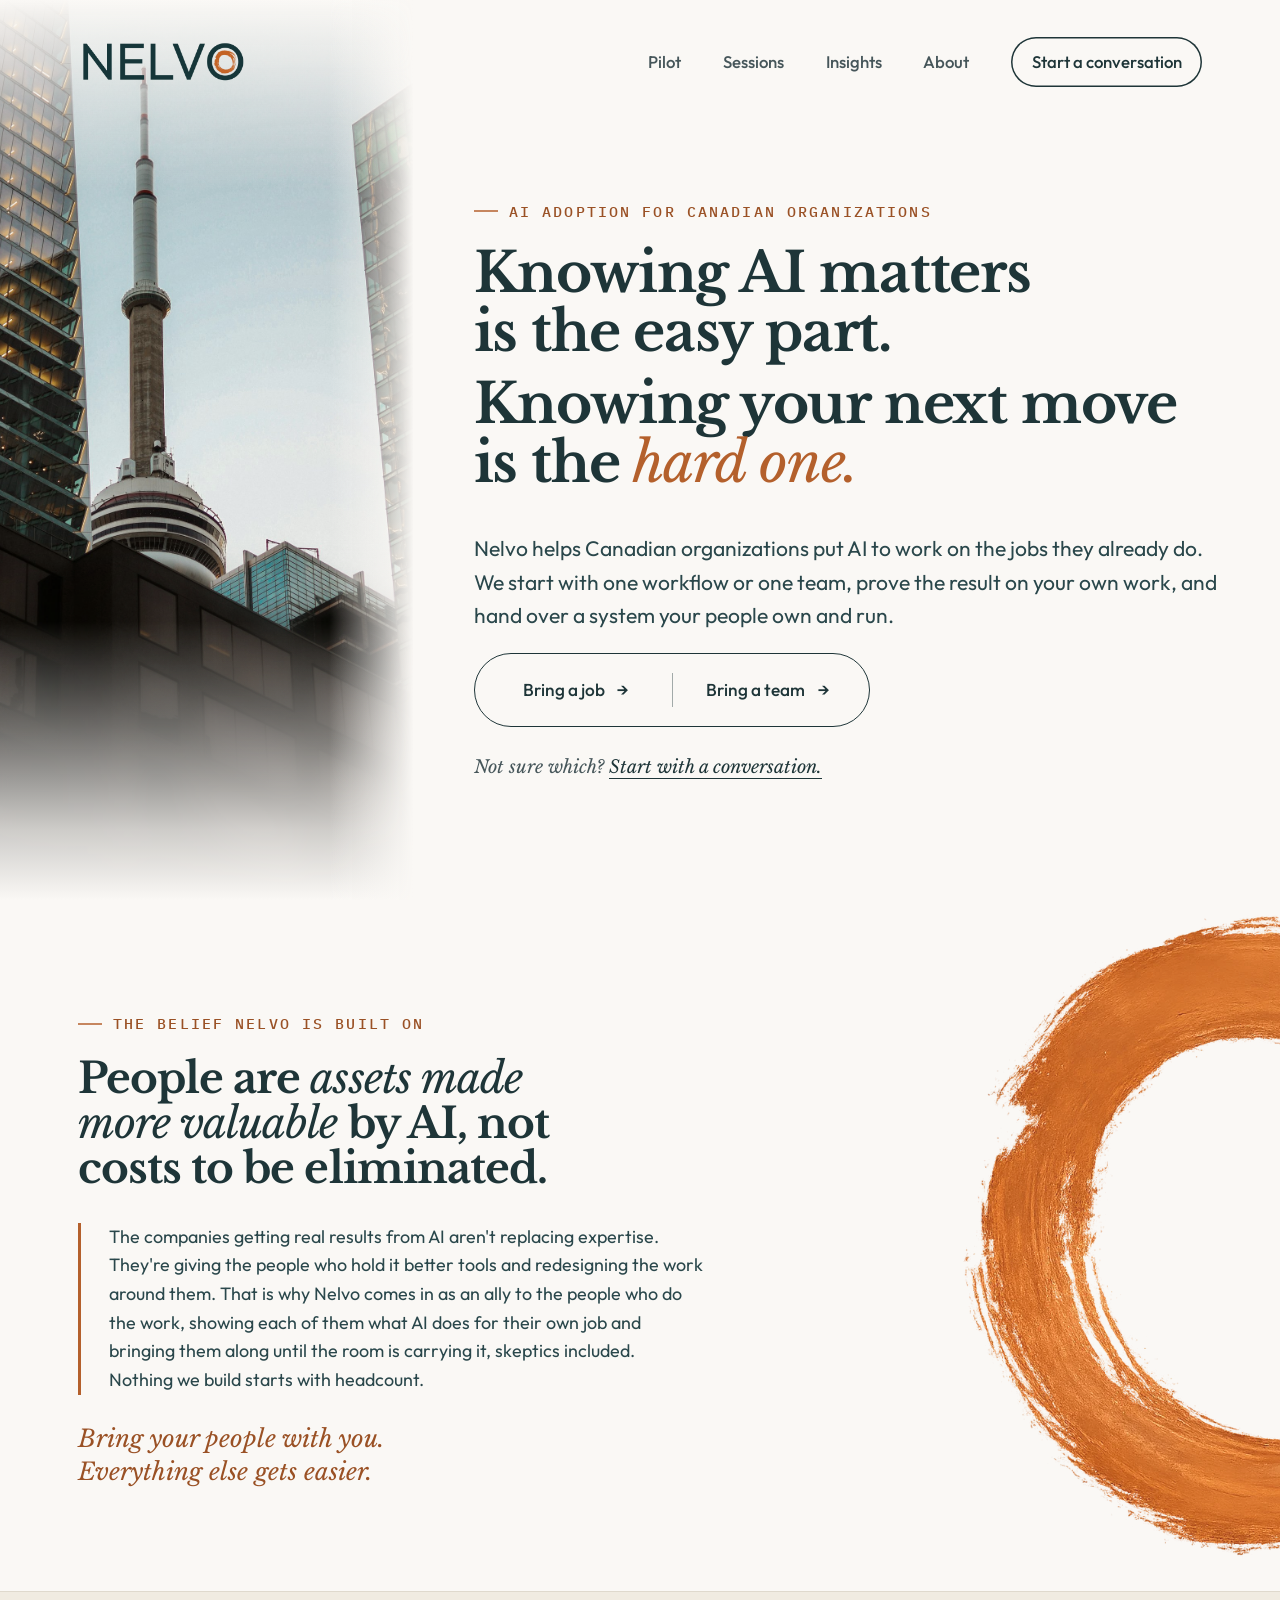
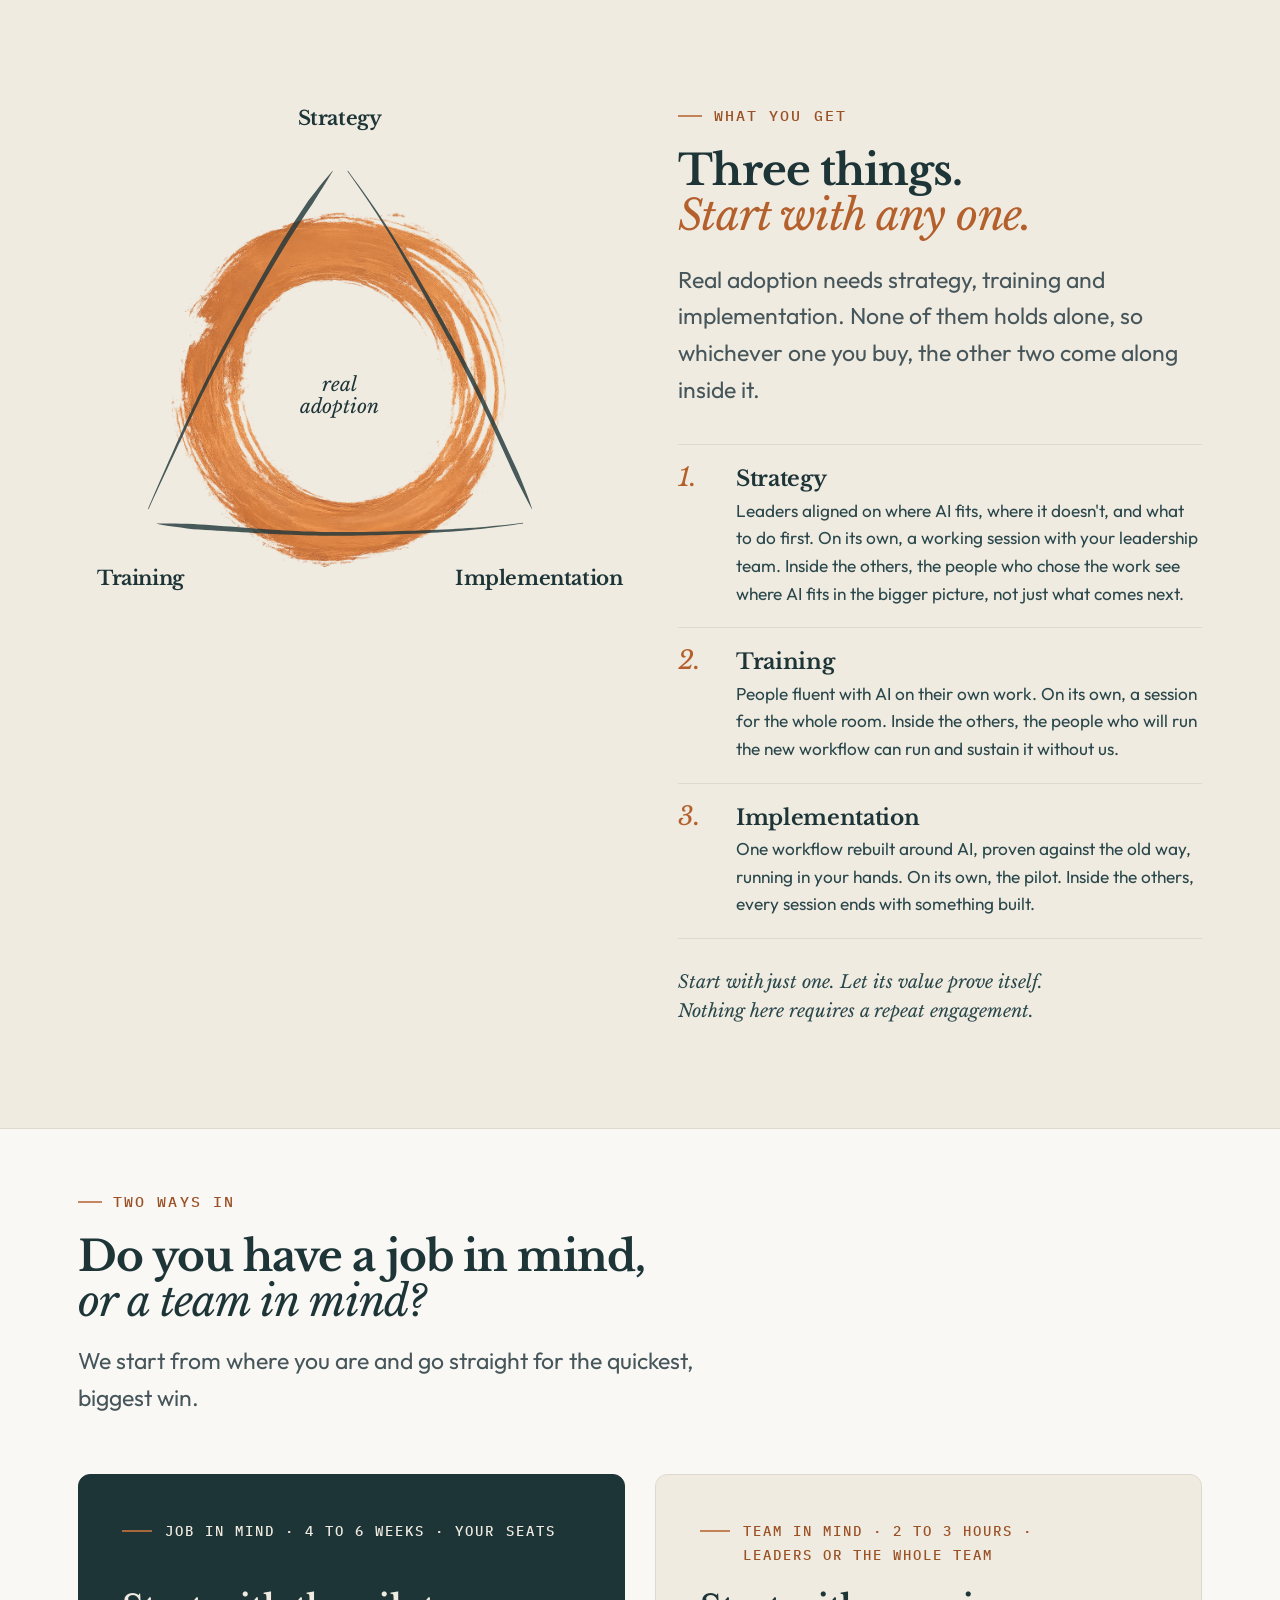
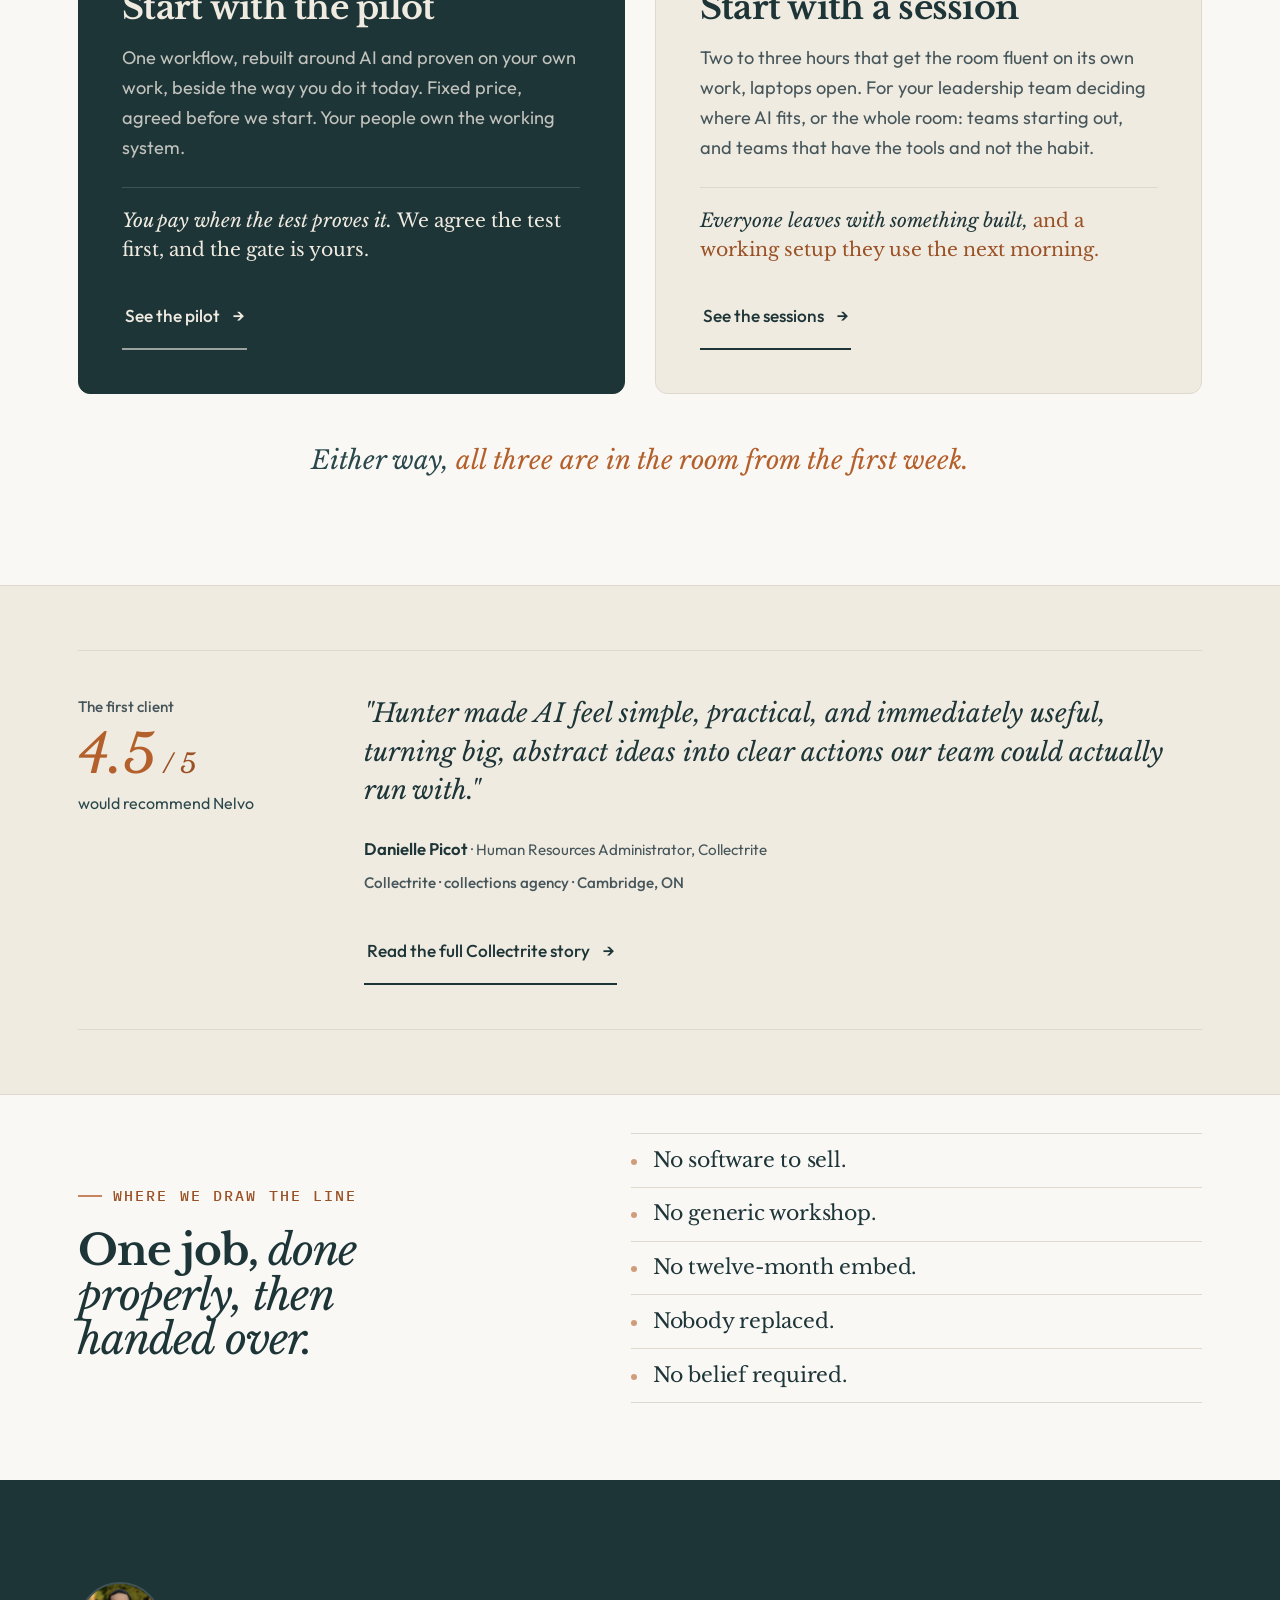
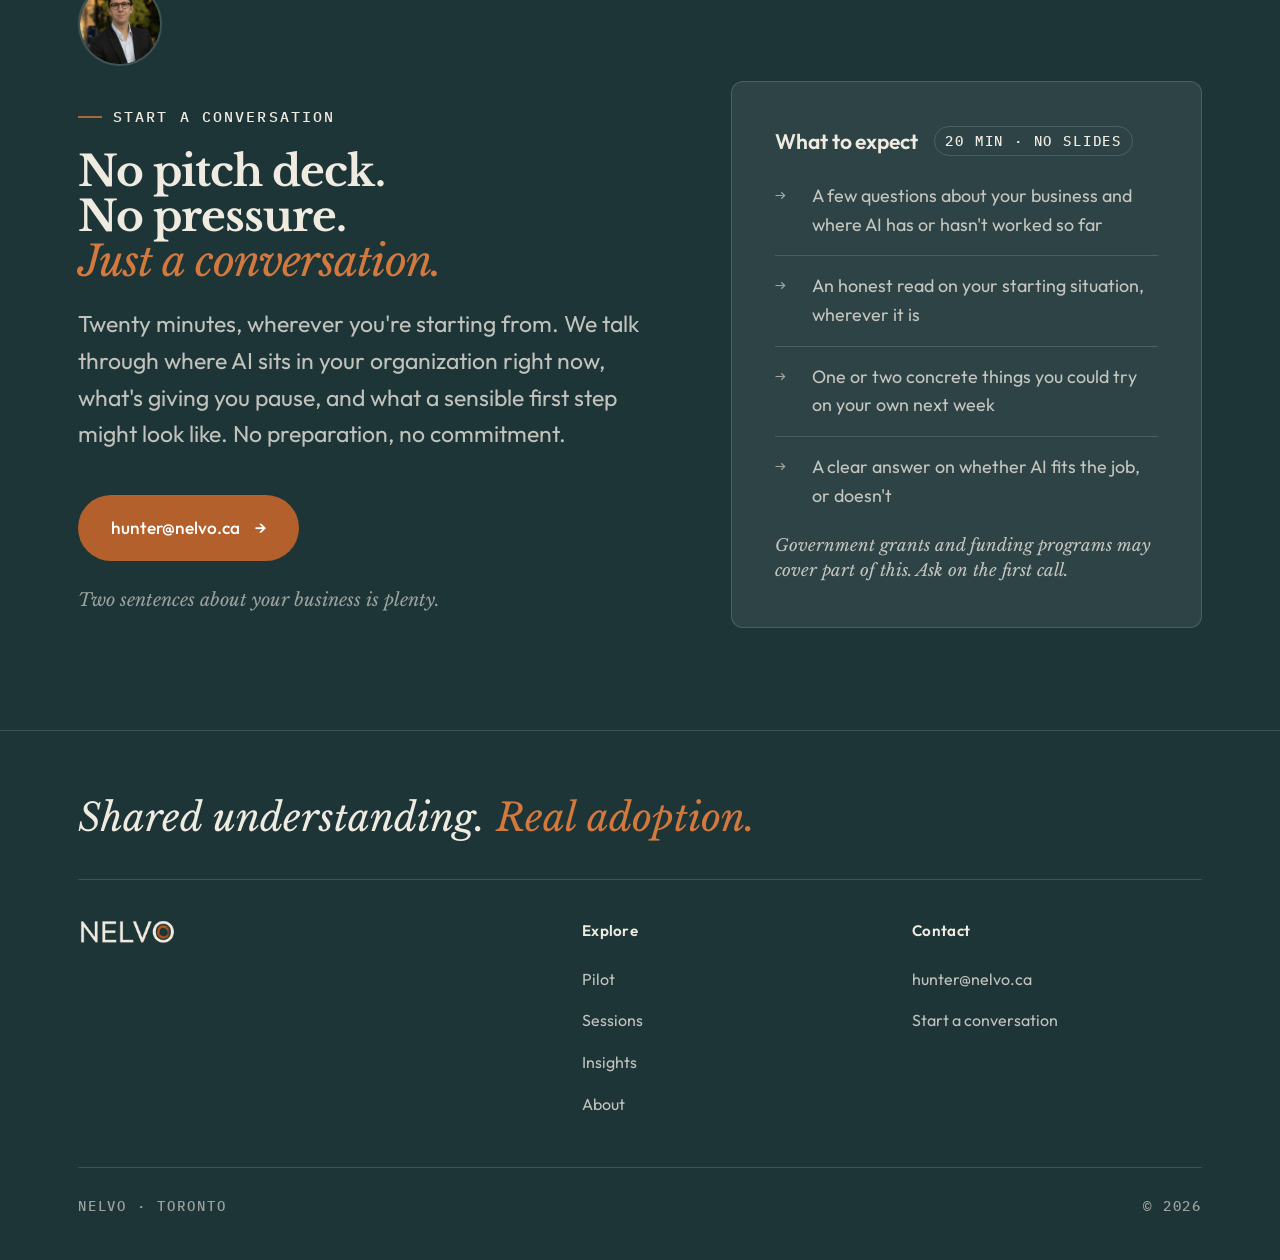
<file: index.html>
<!DOCTYPE html>
<html lang="en">
<head>
<meta charset="UTF-8">
<title>Nelvo · AI adoption for Canadian organizations</title>
<meta name="viewport" content="width=device-width, initial-scale=1">
<meta name="description" content="Knowing AI matters is the easy part. Knowing your next move is the hard one. Nelvo helps Canadian organizations of all sizes put AI to work on the jobs they already do: one workflow or one team, proven on your own work, handed over to your people.">
<meta name="theme-color" content="#FAF8F5">
<meta property="og:type" content="website">
<meta property="og:title" content="Nelvo · AI adoption for Canadian organizations">
<meta property="og:description" content="Knowing AI matters is the easy part. Knowing your next move is the hard one. One workflow or one team, proven on your own work.">
<meta property="og:url" content="https://nelvo.ca">
<meta property="og:site_name" content="Nelvo">
<meta property="og:image" content="https://nelvo.ca/resources/og-image.png?v=8">
<meta property="og:image:width" content="1200">
<meta property="og:image:height" content="630">
<meta property="og:image:alt" content="Nelvo: AI adoption for Canadian organizations. Knowing AI matters is the easy part. Knowing your next move is the hard one.">
<meta name="twitter:card" content="summary_large_image">
<link rel="icon" type="image/png" sizes="32x32" href="mini-logo-32x32.png?v=2">
<link rel="preconnect" href="https://fonts.googleapis.com">
<link rel="preconnect" href="https://fonts.gstatic.com" crossorigin>
<link href="https://fonts.googleapis.com/css2?family=IBM+Plex+Mono:wght@400;500&family=Libre+Baskerville:ital,wght@0,400;0,700;1,400&family=Outfit:wght@400;500;600;700&display=swap" rel="stylesheet">
<link rel="stylesheet" href="style.css">
</head>
<body class="home">
<a class="skip" href="#main">Skip to content</a>

<nav class="nav">
  <div class="nav-inner">
    <a href="index.html" class="nav-logo"><img src="logo-dark.png" alt="Nelvo"></a>
    <div class="nav-links">
      <a href="pilot.html">Pilot</a>
      <a href="sessions.html">Sessions</a>
      <a href="insights.html">Insights</a>
      <a href="about.html">About</a>
      <a href="#contact" class="btn-nav">Start a conversation</a>
    </div>
    <button class="burger" aria-label="Menu" aria-expanded="false"><span></span><span></span><span></span></button>
  </div>
</nav>
<div class="menu-overlay">
  <a href="index.html" aria-current="page">Home</a>
  <a href="pilot.html">Pilot</a>
  <a href="sessions.html">Sessions</a>
  <a href="insights.html">Insights</a>
  <a href="about.html">About</a>
  <a href="#contact">Start a conversation</a>
  <span class="mono-note">hunter@nelvo.ca · Toronto</span>
</div>

<main id="main">

<!-- HERO -->
<header class="hero hero-tor">
  <div class="hero-photo" aria-hidden="true"><img src="Toronto_1.jpg" alt="" width="1467" height="2200" fetchpriority="high"></div>
  <div class="wrap">
    <span class="eyebrow">AI adoption for Canadian organizations</span>
    <h1 class="h1"><span class="hl"><span class="hl-in">Knowing AI matters<br class="hb"> is the easy part.</span></span><span class="hl"><span class="hl-in">Knowing your next move<br class="hb"> is the <em>hard one.</em></span></span></h1>
    <p class="lede lede-lead">Nelvo helps Canadian organizations put AI to work on the jobs they already do. We start with one workflow or one team, prove the result on your own work, and hand over a system your people own and run.</p>
    <div class="hero-ctas">
      <div class="seg">
        <a href="pilot.html">Bring a job <span class="arr" aria-hidden="true">→</span></a>
        <a href="sessions.html">Bring a team <span class="arr" aria-hidden="true">→</span></a>
      </div>
    </div>
    <span class="hero-note serif-note">Not sure which? <a href="#contact">Start with a conversation.</a></span>
  </div>
</header>

<!-- BELIEF -->
<section class="sec belief belief-enso">
  <div class="belief-enso-mark enso" data-spin="0.012" aria-hidden="true"><img src="nelvo-enso-textured.webp" alt="" loading="lazy"></div>
  <div class="wrap">
    <div class="belief-copy rv">
      <span class="eyebrow">The belief Nelvo is built on</span>
      <h2 class="h2">People are <em>assets made more valuable</em> by AI, not costs to be eliminated.</h2>
      <div class="belief-body"><p>The companies getting real results from AI aren't replacing expertise. They're giving the people who hold it better tools and redesigning the work around them. That is why Nelvo comes in as an ally to the people who do the work, showing each of them what AI does for their own job and bringing them along until the room is carrying it, skeptics&nbsp;included.<br>Nothing we build starts with&nbsp;headcount.</p></div>
      <p class="belief-kicker">Bring your people with you. Everything else gets easier.</p>
    </div>
  </div>
</section>

<!-- THE TRIANGLE -->
<section class="sec sec-surface sec-surface-b">
  <div class="wrap tri-grid">
    <div class="tri-copy rv">
      <span class="eyebrow">What you get</span>
      <h2 class="h2 turn">Three things.<br><em>Start with any one.</em></h2>
      <p class="lede">Real adoption needs strategy, training and implementation. None of them holds alone, so whichever one you buy, the other two come along inside it.</p>
      <div class="tri-list">
        <div class="tri-item">
          <span class="n">1.</span>
          <div>
            <h3>Strategy</h3>
            <p>Leaders aligned on where AI fits, where it doesn't, and what to do first. On its own, a working session with your leadership team. Inside the others, the people who chose the work see where AI fits in the bigger picture, not just what comes next.</p>
          </div>
        </div>
        <div class="tri-item">
          <span class="n">2.</span>
          <div>
            <h3>Training</h3>
            <p>People fluent with AI on their own work. On its own, a session for the whole room. Inside the others, the people who will run the new workflow can run and sustain it without us.</p>
          </div>
        </div>
        <div class="tri-item">
          <span class="n">3.</span>
          <div>
            <h3>Implementation</h3>
            <p>One workflow rebuilt around AI, proven against the old way, running in your hands. On its own, the pilot. Inside the others, every session ends with something built.</p>
          </div>
        </div>
      </div>
      <p class="tri-note">Start with just one. Let its value prove&nbsp;itself.<br>Nothing here requires a repeat&nbsp;engagement.</p>
    </div>
    <div class="tri-fig rv d2" role="img" aria-label="A triangle of strategy, training and implementation, with the Nelvo ensō at its centre: real adoption.">
      <svg viewBox="0 0 100 89.91" aria-hidden="true">
        <defs><mask id="tri-m1" maskUnits="userSpaceOnUse" x="0" y="0" width="100" height="89.91"><path class="draw k1" d="M48.57 14.64 Q27.59 44.86 13.43 79.27" fill="none" stroke="#fff" stroke-width="2.4" pathLength="1"/></mask><mask id="tri-m2" maskUnits="userSpaceOnUse" x="0" y="0" width="100" height="89.91"><path class="draw k2" d="M15.00 81.91 Q50.00 85.91 85.00 81.91" fill="none" stroke="#fff" stroke-width="2.4" pathLength="1"/></mask><mask id="tri-m3" maskUnits="userSpaceOnUse" x="0" y="0" width="100" height="89.91"><path class="draw k3" d="M86.57 79.27 Q72.41 44.86 51.43 14.64" fill="none" stroke="#fff" stroke-width="2.4" pathLength="1"/></mask></defs><g class="strokes" fill="#1E3538" opacity="0.8"><path mask="url(#tri-m1)" d="M48.59 14.65 L47.78 15.58 L46.99 16.53 L46.21 17.48 L45.45 18.45 L44.69 19.42 L43.94 20.39 L43.25 21.41 L42.57 22.43 L41.89 23.45 L41.22 24.48 L40.56 25.52 L39.91 26.56 L39.27 27.60 L38.64 28.65 L38.01 29.70 L37.39 30.76 L36.77 31.82 L36.16 32.89 L35.55 33.95 L34.95 35.02 L34.34 36.09 L33.75 37.16 L33.15 38.23 L32.55 39.30 L31.96 40.37 L31.36 41.45 L30.77 42.52 L30.18 43.60 L29.59 44.68 L29.01 45.75 L28.43 46.83 L27.85 47.92 L27.27 49.00 L26.70 50.09 L26.14 51.18 L25.58 52.27 L25.02 53.37 L24.47 54.47 L23.93 55.57 L23.39 56.68 L22.86 57.79 L22.34 58.90 L21.82 60.02 L21.30 61.14 L20.79 62.26 L20.28 63.38 L19.77 64.51 L19.27 65.63 L18.77 66.76 L18.27 67.89 L17.77 69.02 L17.27 70.15 L16.77 71.28 L16.27 72.41 L15.78 73.54 L15.28 74.67 L14.78 75.81 L14.29 76.95 L13.80 78.09 L13.32 79.23 L13.45 79.28 L13.96 78.15 L14.48 77.02 L15.00 75.90 L15.52 74.78 L16.04 73.66 L16.57 72.54 L17.09 71.42 L17.61 70.30 L18.14 69.18 L18.66 68.07 L19.18 66.95 L19.71 65.83 L20.23 64.72 L20.75 63.60 L21.27 62.49 L21.80 61.38 L22.33 60.27 L22.86 59.16 L23.39 58.05 L23.93 56.95 L24.48 55.85 L25.03 54.75 L25.58 53.66 L26.14 52.57 L26.71 51.48 L27.28 50.39 L27.85 49.31 L28.43 48.23 L29.02 47.15 L29.61 46.08 L30.20 45.01 L30.80 43.94 L31.40 42.87 L32.00 41.81 L32.61 40.74 L33.22 39.68 L33.82 38.62 L34.44 37.56 L35.05 36.50 L35.66 35.44 L36.28 34.39 L36.90 33.33 L37.53 32.28 L38.16 31.23 L38.79 30.19 L39.43 29.15 L40.08 28.11 L40.73 27.07 L41.38 26.04 L42.05 25.01 L42.72 23.99 L43.39 22.97 L44.08 21.95 L44.77 20.94 L45.41 19.90 L46.06 18.86 L46.71 17.82 L47.36 16.78 L48.00 15.74 L48.64 14.68 Z"/><path mask="url(#tri-m2)" d="M14.99 82.02 L16.15 82.23 L17.31 82.42 L18.47 82.59 L19.63 82.75 L20.80 82.90 L21.96 83.04 L23.13 83.12 L24.30 83.20 L25.47 83.27 L26.64 83.34 L27.81 83.41 L28.98 83.49 L30.15 83.56 L31.32 83.63 L32.48 83.70 L33.65 83.77 L34.82 83.83 L35.99 83.90 L37.15 83.96 L38.32 84.02 L39.49 84.08 L40.66 84.13 L41.82 84.17 L42.99 84.21 L44.16 84.25 L45.33 84.27 L46.50 84.29 L47.66 84.31 L48.83 84.31 L50.00 84.31 L51.17 84.31 L52.34 84.29 L53.50 84.28 L54.67 84.25 L55.84 84.23 L57.01 84.19 L58.18 84.16 L59.34 84.12 L60.51 84.08 L61.68 84.03 L62.85 83.99 L64.02 83.93 L65.18 83.88 L66.35 83.82 L67.52 83.75 L68.69 83.68 L69.86 83.61 L71.02 83.53 L72.19 83.44 L73.36 83.34 L74.52 83.24 L75.69 83.13 L76.86 83.01 L78.02 82.88 L79.19 82.74 L80.35 82.60 L81.52 82.45 L82.68 82.29 L83.84 82.12 L85.00 81.95 L84.99 81.82 L83.82 81.96 L82.66 82.10 L81.49 82.23 L80.33 82.35 L79.16 82.46 L77.99 82.57 L76.83 82.67 L75.66 82.76 L74.49 82.84 L73.33 82.92 L72.16 82.99 L70.99 83.05 L69.82 83.11 L68.66 83.16 L67.49 83.21 L66.32 83.25 L65.15 83.29 L63.99 83.33 L62.82 83.37 L61.66 83.41 L60.49 83.44 L59.32 83.47 L58.16 83.50 L56.99 83.53 L55.83 83.55 L54.66 83.58 L53.50 83.59 L52.33 83.61 L51.17 83.61 L50.00 83.61 L48.83 83.61 L47.67 83.60 L46.50 83.57 L45.34 83.55 L44.17 83.51 L43.01 83.47 L41.84 83.42 L40.68 83.36 L39.52 83.29 L38.35 83.22 L37.19 83.15 L36.02 83.07 L34.86 82.99 L33.70 82.90 L32.53 82.82 L31.37 82.73 L30.21 82.64 L29.04 82.56 L27.88 82.47 L26.72 82.39 L25.55 82.30 L24.38 82.22 L23.22 82.14 L22.05 82.05 L20.88 82.03 L19.71 82.00 L18.53 81.98 L17.36 81.96 L16.18 81.95 L14.99 81.96 Z"/><path mask="url(#tri-m3)" d="M86.68 79.23 L86.28 78.05 L85.86 76.88 L85.41 75.73 L84.96 74.57 L84.50 73.42 L84.03 72.28 L83.51 71.15 L82.99 70.03 L82.47 68.91 L81.95 67.79 L81.43 66.67 L80.92 65.55 L80.39 64.43 L79.87 63.31 L79.35 62.19 L78.83 61.08 L78.30 59.97 L77.77 58.85 L77.23 57.75 L76.69 56.64 L76.15 55.54 L75.60 54.44 L75.04 53.34 L74.48 52.24 L73.91 51.15 L73.34 50.07 L72.76 48.98 L72.18 47.90 L71.59 46.82 L71.00 45.75 L70.41 44.67 L69.81 43.60 L69.21 42.53 L68.61 41.46 L68.00 40.40 L67.39 39.33 L66.78 38.27 L66.17 37.21 L65.56 36.15 L64.94 35.09 L64.32 34.03 L63.70 32.97 L63.08 31.92 L62.45 30.87 L61.81 29.82 L61.17 28.77 L60.52 27.73 L59.87 26.69 L59.21 25.66 L58.54 24.63 L57.86 23.61 L57.18 22.59 L56.49 21.58 L55.79 20.57 L55.09 19.57 L54.38 18.57 L53.66 17.57 L52.94 16.58 L52.21 15.59 L51.48 14.60 L51.38 14.68 L52.09 15.68 L52.79 16.68 L53.49 17.68 L54.19 18.69 L54.88 19.70 L55.56 20.72 L56.24 21.74 L56.91 22.77 L57.57 23.80 L58.22 24.84 L58.87 25.88 L59.51 26.92 L60.14 27.97 L60.76 29.03 L61.38 30.08 L61.99 31.14 L62.60 32.21 L63.20 33.27 L63.80 34.34 L64.39 35.41 L64.99 36.48 L65.58 37.55 L66.17 38.62 L66.77 39.69 L67.36 40.76 L67.95 41.84 L68.54 42.91 L69.13 43.98 L69.72 45.05 L70.30 46.13 L70.89 47.20 L71.47 48.28 L72.05 49.36 L72.62 50.44 L73.19 51.53 L73.76 52.62 L74.32 53.71 L74.88 54.80 L75.43 55.90 L75.97 57.00 L76.51 58.10 L77.05 59.21 L77.57 60.32 L78.10 61.43 L78.62 62.54 L79.14 63.66 L79.66 64.77 L80.17 65.89 L80.68 67.01 L81.19 68.13 L81.70 69.26 L82.21 70.38 L82.71 71.50 L83.22 72.63 L83.77 73.74 L84.33 74.84 L84.89 75.95 L85.45 77.05 L86.03 78.15 L86.62 79.25 Z"/></g>
      </svg>
      <div class="enso" aria-hidden="true"><img src="nelvo-enso-textured.webp" alt=""></div>
      <span class="result">real adoption</span>
      <div class="vtx top"><span class="w">Strategy</span></div>
      <div class="vtx bl"><span class="w">Training</span></div>
      <div class="vtx br"><span class="w">Implementation</span></div>
    </div>
  </div>
</section>

<!-- TWO WAYS IN -->
<section class="sec sec-join" id="ways">
  <div class="wrap">
    <div class="ways-head rv">
      <span class="eyebrow">Two ways in</span>
      <h2 class="h2">Do you have a job in mind,<br><em>or a team in mind?</em></h2>
      <p class="lede">We start from where you are and go straight for the quickest, biggest win.</p>
    </div>
    <div class="ways rv">
      <div class="way lead">
        <span class="way-tag"><span><span class="nw">Job in mind ·</span> <span class="nw">4 to 6 weeks ·</span> <span class="nw">Your seats</span></span></span>
        <h3>Start with the pilot</h3>
        <p>One workflow, rebuilt around AI and proven on your own work, beside the way you do it today. Fixed price, agreed before we start. Your people own the working system.</p>
        <p class="pay">You pay when the test proves it. <em>We agree the test first, and the gate is yours.</em></p>
        <span class="btn-ghost">See the pilot <span class="arr" aria-hidden="true">→</span></span>
        <a href="pilot.html" class="cover" aria-label="See the pilot"></a>
      </div>
      <div class="way">
        <span class="way-tag"><span><span class="nw">Team in mind ·</span> <span class="nw">2 to 3 hours ·</span> <span class="nw">Leaders or the whole team</span></span></span>
        <h3>Start with a session</h3>
        <p>Two to three hours that get the room fluent on its own work, laptops open. For your leadership team deciding where AI fits, or the whole room: teams starting out, and teams that have the tools and not the habit.</p>
        <p class="pay">Everyone leaves with something built, <em>and a working setup they use the next morning.</em></p>
        <span class="btn-ghost">See the sessions <span class="arr" aria-hidden="true">→</span></span>
        <a href="sessions.html" class="cover" aria-label="See the sessions"></a>
      </div>
    </div>
    <p class="ways-either rv">Either way, <em>all three are in the room from the first week.</em></p>
  </div>
</section>

<!-- PROOF -->
<section class="sec proof sec-surface">
  <div class="wrap rv">
    <div class="proof-row">
      <div class="pk">
        <span class="lbl">The first client</span>
        <span class="score">4.5<span class="u"> / 5</span></span>
        <span class="sub">would recommend Nelvo</span>
      </div>
      <div>
        <blockquote>"Hunter made AI feel simple, practical, and immediately useful, turning big, abstract ideas into clear actions our team could actually run with."</blockquote>
        <div class="who"><span class="n">Danielle Picot</span><span class="t">Human Resources Administrator, Collectrite</span></div>
        <p class="proof-context">Collectrite · collections agency · Cambridge, ON</p>
        <div class="more"><a href="about.html#testimonials" class="btn-ghost">Read the full Collectrite story <span class="arr" aria-hidden="true">→</span></a></div>
      </div>
    </div>
  </div>
</section>

<!-- WHERE WE DRAW THE LINE -->
<section class="sec line-sec sec-join">
  <div class="wrap line-grid">
    <div class="line-copy rv">
      <span class="eyebrow">Where we draw the line</span>
      <h2 class="h2">One job, <em>done properly, then handed over.</em></h2>
    </div>
    <ul class="line-list rv d1">
      <li>No software to sell.</li>
      <li>No generic workshop.</li>
      <li>No twelve-month embed.</li>
      <li>Nobody replaced.</li>
      <li>No belief required.</li>
    </ul>
  </div>
</section>

<!-- CTA -->
<section class="sec dark" id="contact">
  <div class="wrap cta-grid">
    <div class="cta-left rv">
      <img src="Hunter_profile_photo.jpg" alt="Hunter Christensen" class="avatar">
      <span class="eyebrow">Start a conversation</span>
      <h2 class="h2 turn">No pitch deck.<br>No pressure.<br><em>Just a conversation.</em></h2>
      <p class="lede">Twenty minutes, wherever you're starting from. We talk through where AI sits in your organization right now, what's giving you pause, and what a sensible first step might look like. No preparation, no commitment.</p>
      <div class="cta-meta">
        <a href="mailto:hunter@nelvo.ca?subject=Starting%20a%20conversation" class="btn">hunter@nelvo.ca <span class="arr" aria-hidden="true">→</span></a>
      </div>
      <span class="serif-note">Two sentences about your business is plenty.</span>
    </div>
    <div class="expect rv d2">
      <h3>What to expect <span class="time">20 min · No slides</span></h3>
      <ul>
        <li>A few questions about your business and where AI has or hasn't worked so far</li>
        <li>An honest read on your starting situation, wherever it is</li>
        <li>One or two concrete things you could try on your own next week</li>
        <li>A clear answer on whether AI fits the job, or doesn't</li>
      </ul>
      <span class="cta-fund">Government grants and funding programs may cover part of this. Ask on the first call.</span>
    </div>
  </div>
</section>

</main>

<!-- FOOTER -->
<footer class="foot">
  <div class="wrap">
    <p class="foot-slogan">Shared understanding. <em>Real adoption.</em></p>
    <div class="foot-grid">
      <div class="foot-brand">
        <img src="logo-light.png" alt="Nelvo">
      </div>
      <div>
        <h4>Explore</h4>
        <ul>
          <li><a href="pilot.html">Pilot</a></li>
          <li><a href="sessions.html">Sessions</a></li>
          <li><a href="insights.html">Insights</a></li>
          <li><a href="about.html">About</a></li>
        </ul>
      </div>
      <div>
        <h4>Contact</h4>
        <ul>
          <li><a href="mailto:hunter@nelvo.ca">hunter@nelvo.ca</a></li>
          <li><a href="#contact">Start a conversation</a></li>
        </ul>
      </div>
    </div>
    <div class="foot-base">
      <span>Nelvo · Toronto</span>
      <span>© 2026</span>
    </div>
  </div>
</footer>

<script src="main.js"></script>
</body>
</html>
</file>
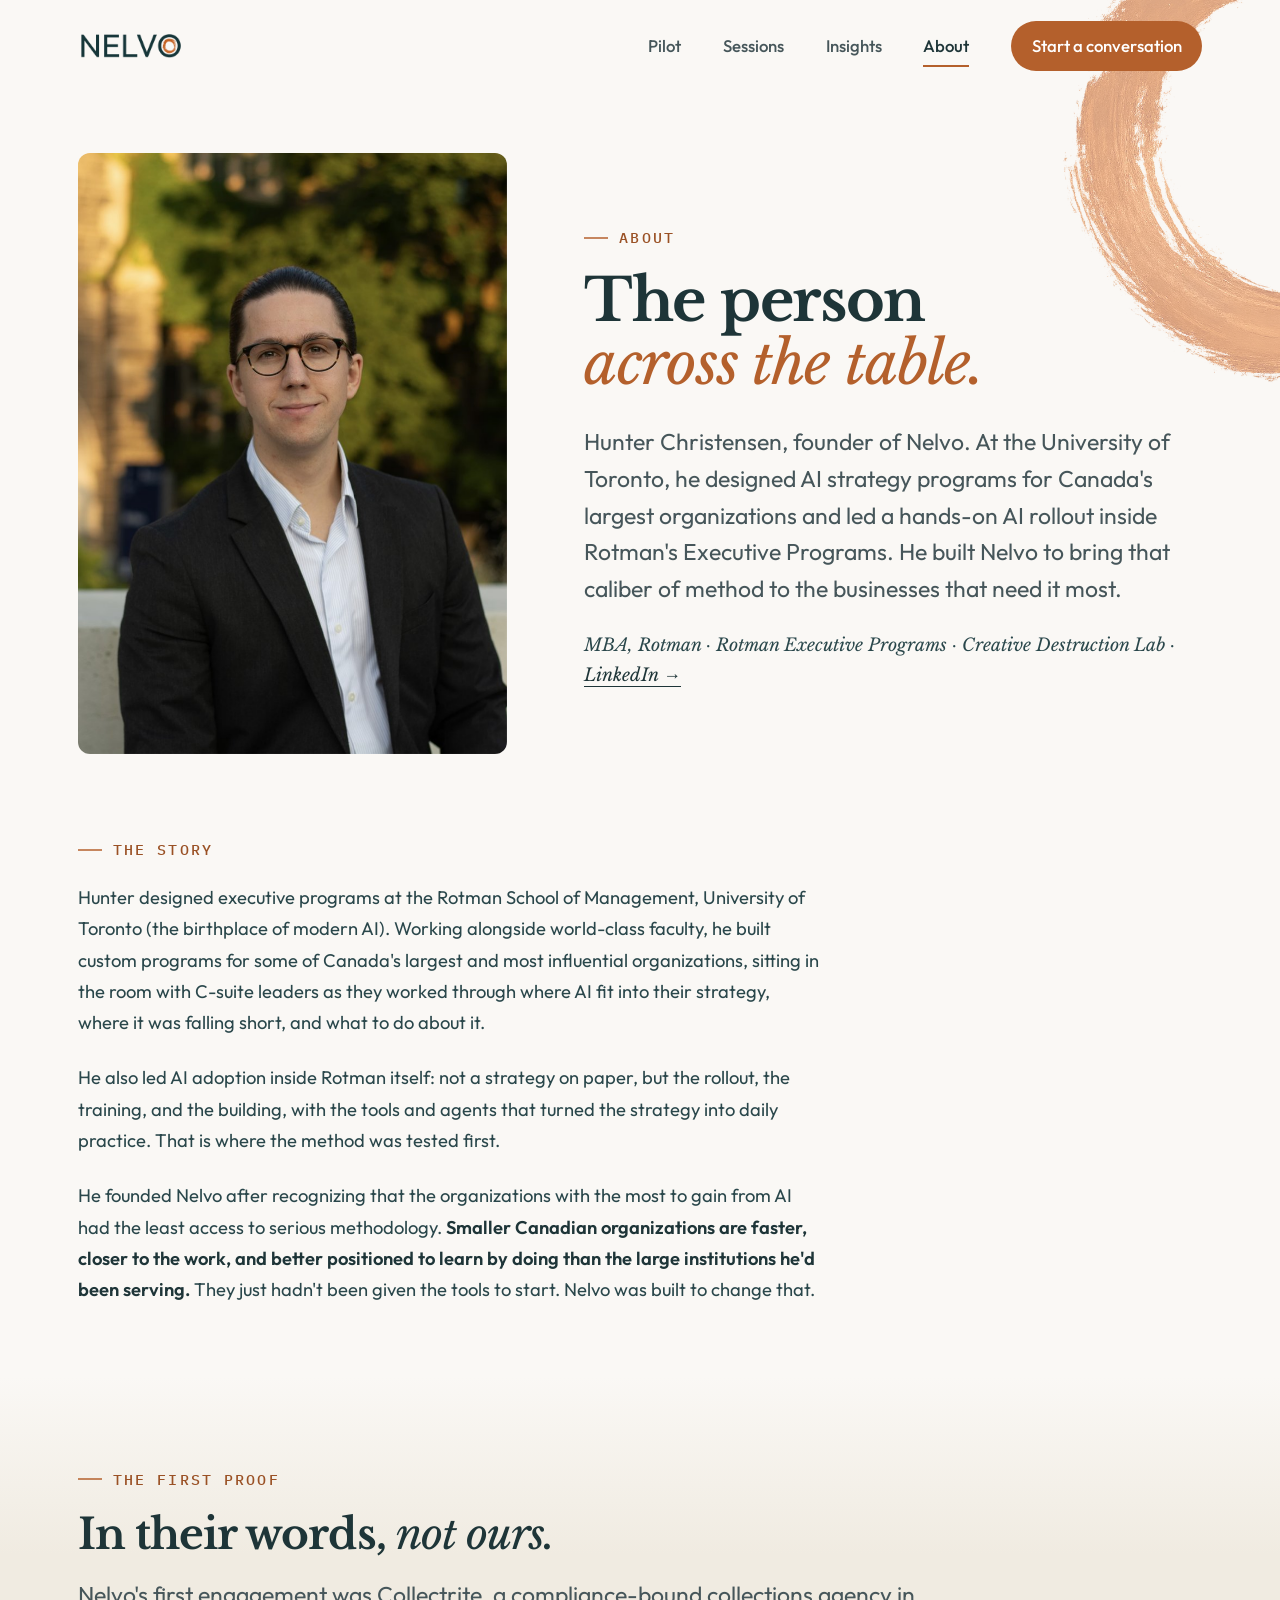
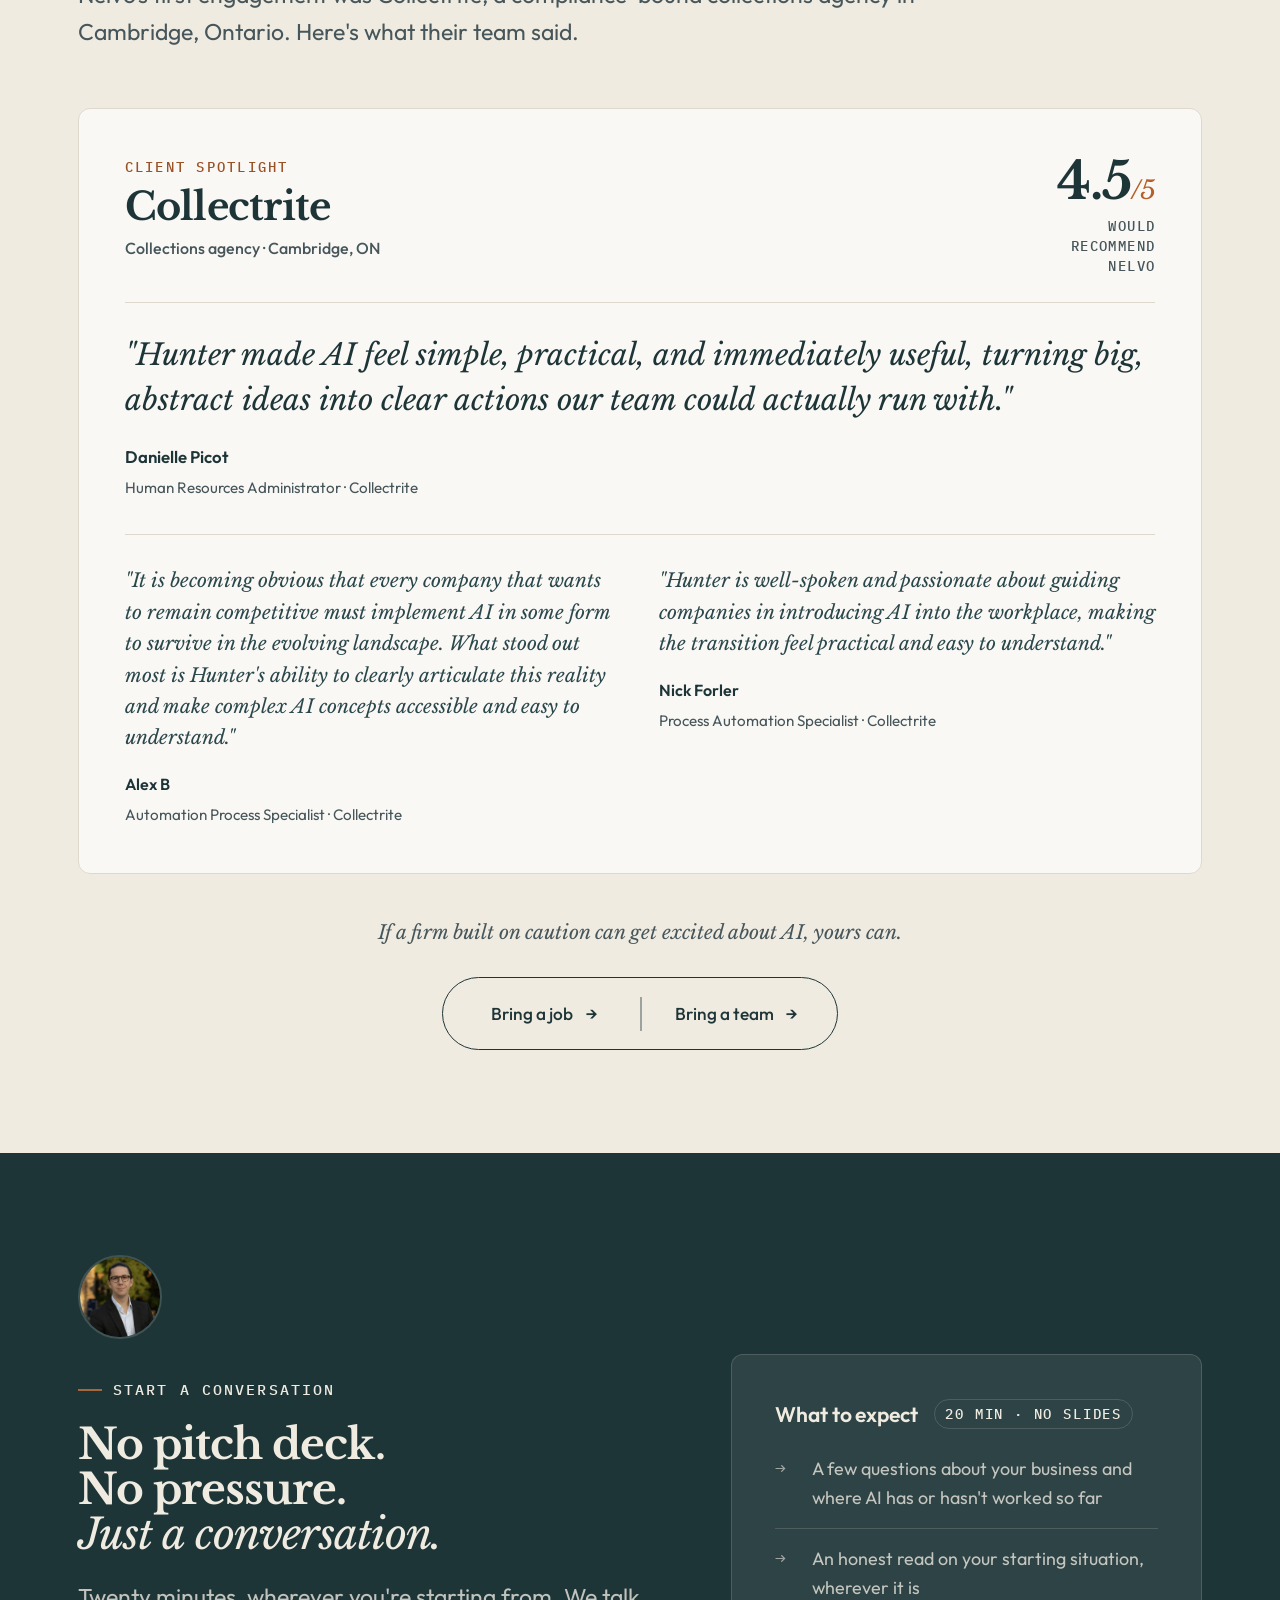
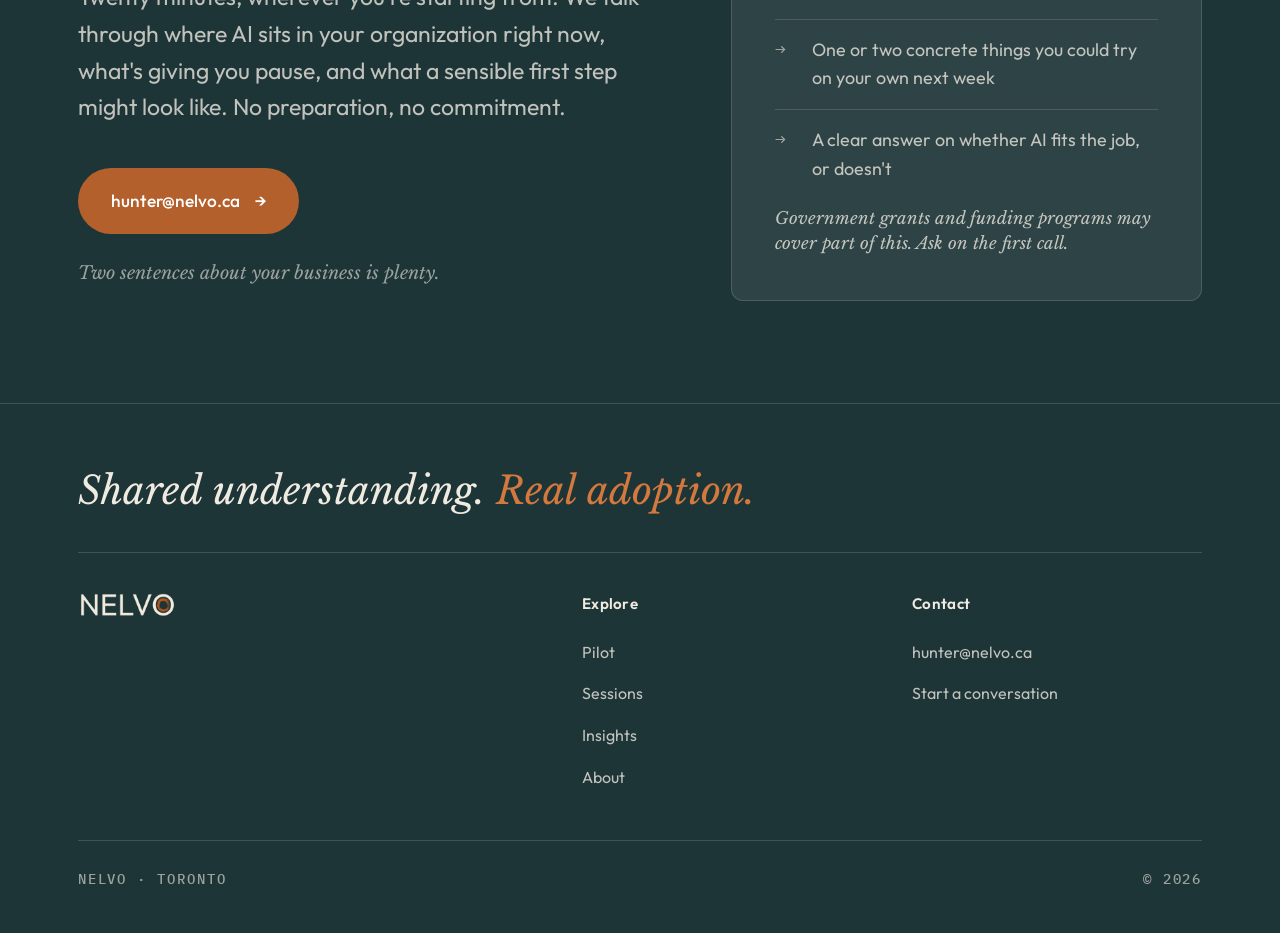
<file: about.html>
<!DOCTYPE html>
<html lang="en">
<head>
<meta charset="UTF-8">
<title>About · Nelvo</title>
<meta name="viewport" content="width=device-width, initial-scale=1">
<meta name="description" content="Hunter Christensen designed executive AI programs at Rotman for Canada's largest organizations and led a hands-on AI rollout inside it. Nelvo brings that caliber of method to Canadian organizations of all sizes.">
<meta property="og:type" content="website">
<meta property="og:title" content="About · Nelvo">
<meta property="og:description" content="Hunter Christensen designed executive AI programs at Rotman for Canada's largest organizations and led a hands-on AI rollout inside it. Nelvo brings that caliber of method to Canadian organizations of all sizes.">
<meta property="og:url" content="https://nelvo.ca/about">
<meta property="og:site_name" content="Nelvo">
<meta property="og:image" content="https://nelvo.ca/resources/og-image.png?v=8">
<meta property="og:image:width" content="1200">
<meta property="og:image:height" content="630">
<meta name="twitter:card" content="summary_large_image">
<meta name="theme-color" content="#FAF8F5">
<link rel="icon" type="image/png" sizes="32x32" href="mini-logo-32x32.png?v=2">
<link rel="preconnect" href="https://fonts.googleapis.com">
<link rel="preconnect" href="https://fonts.gstatic.com" crossorigin>
<link href="https://fonts.googleapis.com/css2?family=IBM+Plex+Mono:wght@400;500&family=Libre+Baskerville:ital,wght@0,400;0,700;1,400&family=Outfit:wght@400;500;600;700&display=swap" rel="stylesheet">
<link rel="stylesheet" href="style.css">
</head>
<body>
<a class="skip" href="#main">Skip to content</a>

<nav class="nav">
  <div class="nav-inner">
    <a href="index.html" class="nav-logo"><img src="logo-dark.png" alt="Nelvo"></a>
    <div class="nav-links">
      <a href="pilot.html">Pilot</a>
      <a href="sessions.html">Sessions</a>
      <a href="insights.html">Insights</a>
      <a href="about.html" class="active" aria-current="page">About</a>
      <a href="#contact" class="btn-nav">Start a conversation</a>
    </div>
    <button class="burger" aria-label="Menu" aria-expanded="false"><span></span><span></span><span></span></button>
  </div>
</nav>
<div class="menu-overlay">
  <a href="index.html">Home</a>
  <a href="pilot.html">Pilot</a>
  <a href="sessions.html">Sessions</a>
  <a href="insights.html">Insights</a>
  <a href="about.html" aria-current="page">About</a>
  <a href="#contact">Start a conversation</a>
  <span class="mono-note">hunter@nelvo.ca · Toronto</span>
</div>

<main id="main">

<!-- PAGE HERO -->
<header class="phero phero-tight">
  <div class="phero-enso enso" data-spin="0.014" aria-hidden="true"><img src="nelvo-enso-textured.webp" alt=""></div>
  <div class="wrap">
    <div class="ahero">
      <div class="portrait rv in">
        <img src="Hunter_profile_photo.jpg" alt="Hunter Christensen">
      </div>
      <div>
        <span class="eyebrow">About</span>
        <h1 class="h1">The person<br><em>across the table.</em></h1>
        <p class="lede">Hunter Christensen, founder of Nelvo. At the University of Toronto, he designed AI strategy programs for Canada's largest organizations and led a hands-on AI rollout inside Rotman's Executive Programs. He built Nelvo to bring that caliber of method to the businesses that need it most.</p>
        <p class="serif-note creds-line">MBA, Rotman · Rotman Executive Programs · Creative Destruction Lab · <a href="https://www.linkedin.com/in/hunter-christensen/" target="_blank" rel="noopener">LinkedIn →</a></p>
      </div>
    </div>
  </div>
</header>

<!-- STORY -->
<section class="sec story-sec">
  <div class="wrap">
    <div class="story rv">
      <span class="eyebrow">The story</span>
      <p>Hunter designed executive programs at the Rotman School of Management, University of Toronto (the birthplace of modern AI). Working alongside world-class faculty, he built custom programs for some of Canada's largest and most influential organizations, sitting in the room with C-suite leaders as they worked through where AI fit into their strategy, where it was falling short, and what to do about it.</p>
      <p>He also led AI adoption inside Rotman itself: not a strategy on paper, but the rollout, the training, and the building, with the tools and agents that turned the strategy into daily practice. That is where the method was tested first.</p>
      <p>He founded Nelvo after recognizing that the organizations with the most to gain from AI had the least access to serious methodology. <strong>Smaller Canadian organizations are faster, closer to the work, and better positioned to learn by doing than the large institutions he'd been serving.</strong> They just hadn't been given the tools to start. Nelvo was built to change that.</p>
    </div>
  </div>
</section>

<!-- TESTIMONIALS -->
<section class="sec" id="testimonials">
  <div class="wrap">
    <div class="testi-head rv">
      <span class="eyebrow">The first proof</span>
      <h2 class="h2">In their words, <em>not ours.</em></h2>
      <p class="lede">Nelvo's first engagement was Collectrite, a compliance-bound collections agency in Cambridge, Ontario. Here's what their team said.</p>
    </div>
    <div class="spotlight rv">
      <div class="spot-head">
        <div class="spot-client">
          <span class="spot-eyebrow">Client spotlight</span>
          <div class="spot-name">Collectrite</div>
          <span class="spot-meta">Collections agency · Cambridge, ON</span>
        </div>
        <div class="spot-stat">
          <div class="v">4.5<span class="u">/5</span></div>
          <span class="lbl">would recommend Nelvo</span>
        </div>
      </div>
      <blockquote class="spot-lead">"Hunter made AI feel simple, practical, and immediately useful, turning big, abstract ideas into clear actions our team could actually run with."</blockquote>
      <div class="spot-lead-who">
        <div class="n">Danielle Picot</div>
        <span class="t">Human Resources Administrator · Collectrite</span>
      </div>
      <div class="spot-voices">
        <div class="spot-voice">
          <blockquote>"It is becoming obvious that every company that wants to remain competitive must implement AI in some form to survive in the evolving landscape. What stood out most is Hunter's ability to clearly articulate this reality and make complex AI concepts accessible and easy to understand."</blockquote>
          <div class="who">
            <div class="n">Alex B</div>
            <span class="t">Automation Process Specialist · Collectrite</span>
          </div>
        </div>
        <div class="spot-voice">
          <blockquote>"Hunter is well-spoken and passionate about guiding companies in introducing AI into the workplace, making the transition feel practical and easy to understand."</blockquote>
          <div class="who">
            <div class="n">Nick Forler</div>
            <span class="t">Process Automation Specialist · Collectrite</span>
          </div>
        </div>
      </div>
    </div>
    <p class="t-kicker rv">If a firm built on caution can get excited about AI, yours can.</p>
    <div class="doors-ctas rv">
      <div class="seg">
        <a href="pilot.html">Bring a job <span class="arr" aria-hidden="true">→</span></a>
        <a href="sessions.html">Bring a team <span class="arr" aria-hidden="true">→</span></a>
      </div>
    </div>
  </div>
</section>

<!-- CTA -->
<section class="sec dark" id="contact">
  <div class="wrap cta-grid">
    <div class="cta-left rv">
      <img src="Hunter_profile_photo.jpg" alt="Hunter Christensen" class="avatar">
      <span class="eyebrow">Start a conversation</span>
      <h2 class="h2">No pitch deck.<br>No pressure.<br><em>Just a conversation.</em></h2>
      <p class="lede">Twenty minutes, wherever you're starting from. We talk through where AI sits in your organization right now, what's giving you pause, and what a sensible first step might look like. No preparation, no commitment.</p>
      <div class="cta-meta">
        <a href="mailto:hunter@nelvo.ca?subject=Starting%20a%20conversation" class="btn">hunter@nelvo.ca <span class="arr" aria-hidden="true">→</span></a>
      </div>
      <span class="serif-note">Two sentences about your business is plenty.</span>
    </div>
    <div class="expect rv d2">
      <h3>What to expect <span class="time">20 min · No slides</span></h3>
      <ul>
        <li>A few questions about your business and where AI has or hasn't worked so far</li>
        <li>An honest read on your starting situation, wherever it is</li>
        <li>One or two concrete things you could try on your own next week</li>
        <li>A clear answer on whether AI fits the job, or doesn't</li>
      </ul>
      <span class="cta-fund">Government grants and funding programs may cover part of this. Ask on the first call.</span>
    </div>
  </div>
</section>

</main>

<!-- FOOTER -->
<footer class="foot">
  <div class="wrap">
    <p class="foot-slogan">Shared understanding. <em>Real adoption.</em></p>
    <div class="foot-grid">
      <div class="foot-brand">
        <img src="logo-light.png" alt="Nelvo">
      </div>
      <div>
        <h4>Explore</h4>
        <ul>
          <li><a href="pilot.html">Pilot</a></li>
          <li><a href="sessions.html">Sessions</a></li>
          <li><a href="insights.html">Insights</a></li>
          <li><a href="about.html">About</a></li>
        </ul>
      </div>
      <div>
        <h4>Contact</h4>
        <ul>
          <li><a href="mailto:hunter@nelvo.ca">hunter@nelvo.ca</a></li>
          <li><a href="#contact">Start a conversation</a></li>
        </ul>
      </div>
    </div>
    <div class="foot-base">
      <span>Nelvo · Toronto</span>
      <span>© 2026</span>
    </div>
  </div>
</footer>

<script src="main.js"></script>
</body>
</html>
</file>
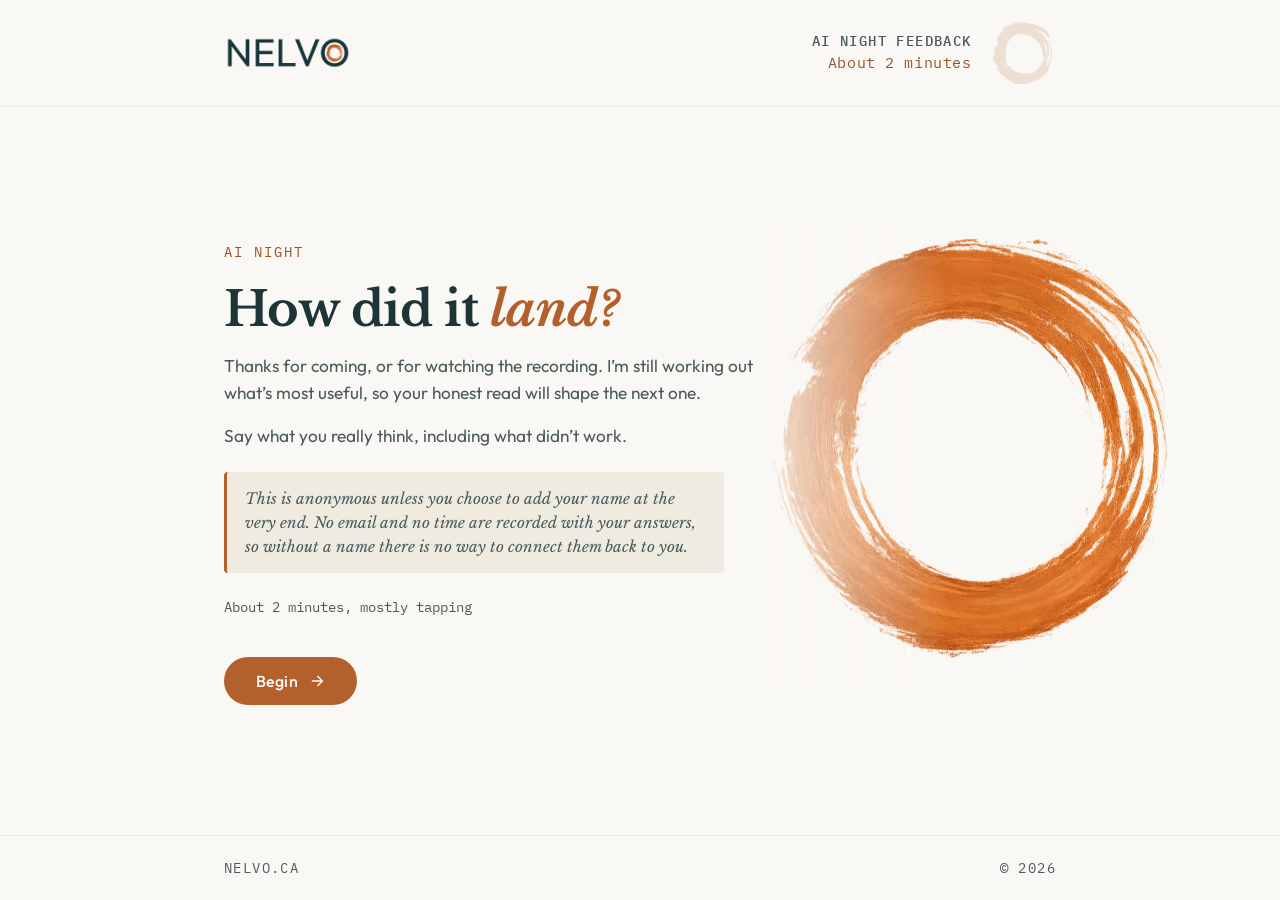
<file: ai-night-feedback.html>
<!DOCTYPE html>
<html lang="en">
<head>
<meta charset="UTF-8">
<title>AI Night Feedback · Nelvo</title>
<meta name="viewport" content="width=device-width, initial-scale=1">
<meta name="description" content="Anonymous feedback on AI Night.">
<meta name="robots" content="noindex, nofollow">

<link rel="preconnect" href="https://fonts.googleapis.com">
<link rel="preconnect" href="https://fonts.gstatic.com" crossorigin>
<link href="https://fonts.googleapis.com/css2?family=IBM+Plex+Mono:wght@400;500;700&family=Libre+Baskerville:ital,wght@0,400;0,700;1,400&family=Outfit:wght@300;400;500;600&display=swap" rel="stylesheet">

<style>
  :root {
    --teal: #1E3538;
    --teal-2: #2A474B;
    --terra: #B4602C;
    --terra-2: #9A5125;
    --bg: #FAF8F5;
    --cream: #F0EBE1;
    --rule: rgba(30, 53, 56, 0.14);
    --rule-soft: rgba(30, 53, 56, 0.07);
    --muted: #4a5a5d;
    --light: #7a8a8d;
    --h: 'Libre Baskerville', Georgia, serif;
    --s: 'Outfit', sans-serif;
    --m: 'IBM Plex Mono', monospace;
    --rail: 104px;
    --rail-gap: 1.5rem;
  }

  * { margin: 0; padding: 0; box-sizing: border-box; }

  html { height: 100%; }

  body {
    font-family: var(--s);
    color: var(--teal);
    background: var(--bg);
    line-height: 1.6;
    -webkit-font-smoothing: antialiased;
    min-height: 100svh;
    display: flex;
    flex-direction: column;
  }

  a { color: inherit; text-decoration: none; }
  img { max-width: 100%; display: block; }

  h1, h2 {
    font-family: var(--h);
    font-weight: 700;
    line-height: 1.18;
    letter-spacing: -0.015em;
  }

  /* ambient ensō watermark */
  .page-enso {
    position: fixed;
    right: -7rem;
    bottom: -7rem;
    width: 30rem;
    height: 30rem;
    background: url('./nelvo-enso.svg') no-repeat center / contain;
    opacity: 0.055;
    pointer-events: none;
    z-index: 0;
  }
  body.on-welcome .page-enso { display: none; }

  /* ───────────────────────── CHROME ───────────────────────── */

  .chrome {
    position: sticky;
    top: 0;
    z-index: 10;
    background: var(--bg);
    border-bottom: 1px solid var(--rule-soft);
  }
  .chrome-inner {
    max-width: 880px;
    margin: 0 auto;
    padding: 1.25rem 1.5rem;
    display: flex;
    align-items: center;
    justify-content: space-between;
    gap: 1rem;
  }
  .site-logo img { height: 36px; width: auto; }

  .progress-cluster {
    display: flex;
    align-items: center;
    gap: 1.15rem;
  }
  .part-label {
    font-family: var(--m);
    font-size: 0.92rem;
    color: var(--light);
    letter-spacing: 0.04em;
    text-align: right;
    line-height: 1.55;
  }
  .part-label strong {
    display: block;
    color: var(--teal);
    font-weight: 500;
    text-transform: uppercase;
    letter-spacing: 0.1em;
    font-size: 0.86rem;
  }
  .part-label .count { color: var(--terra); }

  .enso-progress {
    position: relative;
    width: 66px;
    height: 66px;
    flex: none;
  }
  .enso-progress .track,
  .enso-progress .fill {
    position: absolute;
    inset: 0;
    background: url('./nelvo-enso.svg') no-repeat center / contain;
  }
  .enso-progress .track { opacity: 0.16; }
  @property --p {
    syntax: '<number>';
    inherits: false;
    initial-value: 0;
  }
  .enso-progress .fill {
    --p: 0;
    -webkit-mask-image: conic-gradient(from 0deg, #000 calc(var(--p) * 1turn), transparent calc(var(--p) * 1turn));
    mask-image: conic-gradient(from 0deg, #000 calc(var(--p) * 1turn), transparent calc(var(--p) * 1turn));
    transition: --p 0.5s cubic-bezier(0.4, 0, 0.2, 1);
  }

  /* ───────────────────────── STAGE ───────────────────────── */

  .stage {
    flex: 1;
    display: flex;
    flex-direction: column;
    width: 100%;
    max-width: 880px;
    margin: 0 auto;
    padding: 0 1.5rem;
    position: relative;
    z-index: 1;
  }

  form { display: flex; flex-direction: column; flex: 1; }

  .step {
    display: none;
    flex: 1;
    flex-direction: column;
    justify-content: center;
    padding: 2.5rem 0 2.25rem;
    min-height: calc(100svh - 175px);
  }
  .step.active { display: flex; }

  @keyframes rise {
    from { opacity: 0; transform: translateY(14px); }
    to   { opacity: 1; transform: translateY(0); }
  }
  .step.active .anim {
    opacity: 0;
    animation: rise 0.45s cubic-bezier(0.22, 0.9, 0.3, 1) forwards;
  }
  .step.active .anim:nth-child(1) { animation-delay: 0.02s; }
  .step.active .anim:nth-child(2) { animation-delay: 0.08s; }
  .step.active .anim:nth-child(3) { animation-delay: 0.14s; }
  .step.active .anim:nth-child(4) { animation-delay: 0.20s; }
  .step.active .anim:nth-child(5) { animation-delay: 0.26s; }
  .step.active .options .option {
    opacity: 0;
    animation: rise 0.4s cubic-bezier(0.22, 0.9, 0.3, 1) forwards;
  }
  .step.active .options .option:nth-child(1) { animation-delay: 0.14s; }
  .step.active .options .option:nth-child(2) { animation-delay: 0.19s; }
  .step.active .options .option:nth-child(3) { animation-delay: 0.24s; }
  .step.active .options .option:nth-child(4) { animation-delay: 0.29s; }
  .step.active .options .option:nth-child(5) { animation-delay: 0.34s; }

  @media (prefers-reduced-motion: reduce) {
    .step.active .anim,
    .step.active .options .option { animation: none; opacity: 1; }
    .enso-progress .fill { transition: none !important; }
  }

  /* ───────────────────────── WELCOME ───────────────────────── */

  .welcome { position: relative; }
  .welcome-enso {
    position: absolute;
    top: 50%;
    right: -150px;
    transform: translateY(-54%);
    width: 470px;
    height: 470px;
    background: url('./nelvo-enso-textured.webp') no-repeat center / contain;
    opacity: 0.95;
    pointer-events: none;
    z-index: -1;
  }
  .welcome-enso::after {
    content: '';
    position: absolute;
    inset: 0;
    background: linear-gradient(to right, var(--bg) 0%, rgba(250,248,245,0) 45%);
  }
  .mono-eyebrow {
    font-family: var(--m);
    font-size: 0.88rem;
    color: var(--terra);
    text-transform: uppercase;
    letter-spacing: 0.14em;
    display: block;
  }
  .welcome .mono-eyebrow { margin-bottom: 1.1rem; }
  .welcome h1 {
    font-size: clamp(2.1rem, 5.5vw, 3rem);
    margin-bottom: 0.9rem;
    max-width: 16ch;
  }
  .welcome h1 em { color: var(--terra); font-style: italic; }
  .brush-underline { width: 210px; height: 13px; margin: 0.2rem 0 1.6rem; }
  .welcome p {
    font-size: 1.08rem;
    color: var(--muted);
    margin-bottom: 0.95rem;
    max-width: 50ch;
  }
  .privacy-note {
    margin: 1.4rem 0 0;
    padding: 0.95rem 1.15rem;
    background: var(--cream);
    border-left: 3px solid var(--terra);
    border-radius: 4px;
    font-family: var(--h);
    font-style: italic;
    font-size: 0.95rem;
    color: var(--muted);
    line-height: 1.55;
    max-width: 50ch;
  }
  .welcome .timing {
    font-family: var(--m);
    font-size: 0.88rem;
    color: var(--light);
    margin: 1.4rem 0 0;
  }

  /* ───────────────────────── PART DIVIDERS ───────────────────────── */

  .divider {
    position: relative;
    background: var(--teal);
    border-radius: 18px;
    padding: 4.5rem 3.5rem;
    overflow: hidden;
  }
  .divider .div-enso {
    position: absolute;
    right: -110px;
    top: 50%;
    transform: translateY(-50%) rotate(-6deg);
    width: 440px;
    height: 440px;
    background: url('./nelvo-enso.svg') no-repeat center / contain;
    filter: brightness(0) invert(1);
    opacity: 0.07;
    pointer-events: none;
  }
  .divider .mono-eyebrow {
    color: #D4793E;
    margin-bottom: 1.2rem;
    font-size: 1.08rem;
    font-weight: 700;
  }
  .divider h2 {
    color: var(--cream);
    font-size: clamp(1.9rem, 4.5vw, 2.6rem);
    margin-bottom: 1rem;
    max-width: 18ch;
  }
  .divider p {
    color: #8FA3A6;
    font-size: 1.08rem;
    line-height: 1.65;
    max-width: 46ch;
  }
  .divider p strong {
    color: var(--cream);
    font-weight: 600;
    text-transform: uppercase;
    letter-spacing: 0.04em;
  }
  .div-list {
    list-style: none;
    margin-top: 1.1rem;
    display: grid;
    gap: 0.55rem;
  }
  .div-list li {
    display: flex;
    align-items: center;
    gap: 0.85rem;
    color: #8FA3A6;
    font-size: 1.05rem;
  }
  .div-list li .li-arrow { flex: none; position: relative; top: 1px; }
  .div-list li .n {
    font-family: var(--m);
    font-weight: 700;
    font-size: 1.15rem;
    color: #D4793E;
    min-width: 1.4ch;
    text-align: right;
  }
  .divider .step-foot { margin-top: 2.6rem; }
  .divider .back-btn {
    color: #8FA3A6;
    border-color: rgba(240, 235, 225, 0.25);
  }
  .divider .back-btn:hover { color: var(--cream); border-color: #D4793E; }
  .divider .key-hint { color: #8FA3A6; }
  @media (max-width: 640px) {
    .divider { padding: 2.75rem 1.75rem; }
    .divider .div-enso { width: 300px; right: -120px; opacity: 0.06; }
  }

  /* ───────────────────────── QUESTION LAYOUT ───────────────────────── */

  .q-head {
    display: grid;
    grid-template-columns: 1fr;
    gap: 0.6rem;
    margin-bottom: 1.3rem;
  }
  @media (min-width: 720px) {
    .q-head { grid-template-columns: var(--rail) 1fr; gap: var(--rail-gap); }
  }
  .q-anchor {
    font-family: var(--m);
    line-height: 1;
    padding-top: 0.3rem;
    display: flex;
    align-items: baseline;
    gap: 0.45rem;
  }
  @media (min-width: 720px) {
    .q-anchor {
      flex-direction: column;
      gap: 0.5rem;
      border-right: 1px solid var(--rule-soft);
      padding-right: 1.1rem;
      align-items: flex-end;
      text-align: right;
    }
  }
  .q-anchor .n {
    font-size: 2.3rem;
    font-weight: 700;
    color: var(--terra);
    letter-spacing: -0.02em;
  }
  .q-anchor .of {
    font-size: 0.82rem;
    font-weight: 400;
    color: var(--light);
    letter-spacing: 0.04em;
  }
  .q-prompt {
    font-family: var(--h);
    font-weight: 700;
    font-size: clamp(1.25rem, 2.6vw, 1.5rem);
    color: var(--teal);
    line-height: 1.42;
    max-width: 34ch;
  }
  .q-note {
    font-family: var(--h);
    font-style: italic;
    font-size: 0.96rem;
    color: var(--light);
    margin: -0.6rem 0 1.15rem;
    line-height: 1.5;
  }
  @media (min-width: 720px) {
    .q-note, .options, .textarea-field {
      padding-left: calc(var(--rail) + var(--rail-gap));
    }
    .q-head ~ .step-foot,
    .q-head ~ .step-error { margin-left: calc(var(--rail) + var(--rail-gap)); }
  }

  /* ───────────────────────── OPTIONS ───────────────────────── */

  .options { display: grid; gap: 0.3rem; }
  .option {
    display: grid;
    grid-template-columns: 28px 1fr;
    gap: 0.8rem;
    padding: 0.8rem 1.05rem 0.8rem 0.85rem;
    border-radius: 8px;
    border: 1px solid transparent;
    cursor: pointer;
    transition: transform 0.16s ease, background 0.16s ease, border-color 0.16s ease;
    align-items: start;
    position: relative;
  }
  .option:hover {
    background: #FFFDF9;
    border-color: var(--rule-soft);
    transform: translateX(4px);
  }
  .option input[type=radio] { position: absolute; opacity: 0; pointer-events: none; }
  .option .num {
    font-family: var(--m);
    font-size: 0.95rem;
    color: var(--terra);
    font-weight: 500;
    line-height: 1.55;
    transition: color 0.16s ease;
  }
  .option .body {
    font-size: 0.99rem;
    color: var(--muted);
    line-height: 1.55;
  }
  .option .body strong {
    color: var(--teal);
    font-weight: 600;
    font-family: var(--s);
  }
  .option:has(input:focus-visible) {
    border-color: rgba(180, 96, 44, 0.6);
    background: #FFFDF9;
  }
  .option:has(input:checked) {
    background: #FFFDF9;
    border-color: rgba(180, 96, 44, 0.45);
  }
  .option:has(input:checked) .body strong { color: var(--terra-2); }
  .option:has(input:checked) .num { color: var(--terra-2); font-weight: 700; }

  /* spectrum cue */
  .options.spectrum { position: relative; }
  .options.spectrum::before {
    content: '';
    position: absolute;
    top: 0.85rem;
    bottom: 0.85rem;
    left: -14px;
    width: 5px;
    border-radius: 5px;
    background: linear-gradient(to bottom, #B14A2C 0%, #C77A3F 25%, #CBA055 50%, #939E5C 75%, #6B8C5C 100%);
    opacity: 0.92;
    pointer-events: none;
  }
  @media (min-width: 720px) {
    .options.spectrum::before { left: calc(var(--rail) + var(--rail-gap) - 16px); }
  }

  /* textarea */
  .textarea-field textarea {
    width: 100%;
    min-height: 140px;
    padding: 0.9rem 1rem;
    border: 1px solid var(--rule);
    border-radius: 8px;
    background: #FFFDF9;
    font-family: var(--h);
    font-size: 1rem;
    color: var(--teal);
    line-height: 1.55;
    resize: vertical;
    transition: border-color 0.18s ease;
  }
  .textarea-field textarea:focus { outline: none; border-color: var(--terra); }
  .textarea-field textarea::placeholder { color: var(--light); font-style: italic; }

  /* ───────────────────────── STEP FOOTER ───────────────────────── */

  .step-foot {
    display: flex;
    align-items: center;
    gap: 1.2rem;
    margin-top: 2.4rem;
  }
  .back-btn {
    background: none;
    border: 1px solid var(--rule);
    border-radius: 999px;
    padding: 0.55rem 1.15rem;
    font-family: var(--m);
    font-size: 0.8rem;
    color: var(--muted);
    text-transform: uppercase;
    letter-spacing: 0.08em;
    cursor: pointer;
    transition: color 0.15s ease, border-color 0.15s ease;
  }
  .back-btn:hover { color: var(--terra-2); border-color: var(--terra); }
  .step-foot .spacer { flex: 1; }
  .btn {
    display: inline-flex;
    align-items: center;
    gap: 0.7rem;
    padding: 0.9rem 2rem;
    background: var(--terra);
    color: #fff;
    border: none;
    border-radius: 9px;
    font-family: var(--s);
    font-size: 1rem;
    font-weight: 500;
    letter-spacing: 0.01em;
    cursor: pointer;
    transition: background 0.15s ease, transform 0.1s ease;
  }
  .btn:hover:not(:disabled) { background: var(--terra-2); }
  .btn:active:not(:disabled) { transform: translateY(1px); }
  .btn:disabled { opacity: 0.55; cursor: not-allowed; }
  .key-hint {
    font-family: var(--m);
    font-size: 0.8rem;
    color: var(--light);
    text-transform: uppercase;
    letter-spacing: 0.08em;
  }

  .step-error {
    margin-top: 1.1rem;
    padding: 0.85rem 1.1rem;
    background: #FBEAE1;
    border-left: 3px solid var(--terra);
    border-radius: 6px;
    font-size: 0.92rem;
    color: var(--teal);
    display: none;
  }
  .step-error.show { display: block; }

  /* ───────────────────────── DONE ───────────────────────── */

  #done {
    display: none;
    flex: 1;
    flex-direction: column;
    justify-content: center;
    padding: 3rem 0;
    position: relative;
  }
  #done.show { display: flex; }
  #done h1 { font-size: 2.3rem; margin-bottom: 1.2rem; max-width: 22ch; }
  #done h1 em { color: var(--terra); font-style: italic; }
  #done p { font-size: 1.08rem; color: var(--muted); margin-bottom: 0.85rem; max-width: 54ch; }
  #done .mono-eyebrow { margin-bottom: 1.1rem; }
  #done .btn-row {
    margin-top: 1.8rem;
    display: flex;
    align-items: center;
    gap: 1.4rem;
    flex-wrap: wrap;
  }

  /* ───────────────────────── FOOTER ───────────────────────── */

  footer {
    border-top: 1px solid var(--rule-soft);
    padding: 1.3rem 0;
    position: relative;
    z-index: 1;
  }
  footer .chrome-inner {
    padding-top: 0; padding-bottom: 0;
    font-family: var(--m);
    font-size: 0.8rem;
    color: var(--light);
    text-transform: uppercase;
    letter-spacing: 0.1em;
  }
  footer a:hover { color: var(--terra); }

  /* ───────────────────────── MOBILE ───────────────────────── */

  @media (max-width: 719px) {
    .q-anchor .n { font-size: 1.5rem; }
  }
  @media (max-width: 640px) {
    .welcome-enso { display: none; }
    .page-enso { width: 20rem; height: 20rem; right: -6rem; bottom: -6rem; }
    .q-prompt { max-width: none; }
    .option .body { font-size: 0.94rem; }
    .part-label { font-size: 0.78rem; }
    .part-label strong { font-size: 0.74rem; }
    .enso-progress { width: 50px; height: 50px; }
    .step { min-height: calc(100svh - 150px); padding-top: 1.75rem; }
    .step-foot { flex-wrap: wrap; gap: 0.9rem; }
    .step-foot .key-hint { display: none; }
  }

  /* AI Night additions. Brings this page to the current rules: pill buttons,
     mono never under 14px, no faint grey text, terracotta text under 24px is terra-2. */
  .btn { border-radius: 999px; }
  .back-btn, .key-hint, footer .chrome-inner, .part-label strong, .q-anchor .of { font-size: 0.875rem; }
  .part-label, .part-label strong, .q-anchor .of, .key-hint, footer .chrome-inner, .q-note, .welcome .timing { color: var(--muted); }
  .part-label .count, .option .num { color: var(--terra-2); }
  .mono-eyebrow { color: var(--terra-2); }
  @media (max-width: 640px) { .part-label { font-size: 0.875rem; } .part-label strong { font-size: 0.875rem; } }

  .step.active .checks { opacity: 1; }
  .group + .group { margin-top: 1.35rem; }
  .group-name {
    font-family: var(--m); font-weight: 500; font-size: 0.875rem; letter-spacing: 0.1em;
    text-transform: uppercase; color: var(--terra-2); margin-bottom: 0.3rem; line-height: 1.7;
  }
  .check {
    display: grid; grid-template-columns: 24px 1fr; gap: 0.75rem; align-items: start;
    padding: 0.6rem 0.7rem; min-height: 44px; border-radius: 8px; border: 1px solid transparent;
    cursor: pointer; transition: background 0.16s ease, border-color 0.16s ease;
  }
  .check:hover { background: #FFFDF9; border-color: var(--rule-soft); }
  .check input { width: 20px; height: 20px; margin-top: 0.15rem; accent-color: var(--terra); cursor: pointer; }
  .check:has(input:checked) { background: #FFFDF9; border-color: rgba(180, 96, 44, 0.45); }
  .check:has(input:focus-visible) { border-color: rgba(180, 96, 44, 0.7); }
  .check .body { font-size: 0.99rem; color: var(--muted); line-height: 1.45; }
  .check .body strong { display: block; color: var(--teal); font-weight: 600; }
  .check:has(input:checked) .body strong { color: var(--terra-2); }
  .comment { margin-top: 1.25rem; }
  .comment label { display: block; font-size: 0.95rem; color: var(--muted); margin-bottom: 0.4rem; }
  .comment textarea {
    width: 100%; min-height: 76px; padding: 0.7rem 0.9rem; border: 1px solid var(--rule); border-radius: 8px;
    background: #FFFDF9; font-family: var(--s); font-size: 1rem; color: var(--teal); line-height: 1.5; resize: vertical;
    transition: border-color 0.18s ease;
  }
  .comment textarea:focus { outline: none; border-color: var(--terra); }
  /* optional name on the send step (Hunter, Nov 9, 2026) */
  .name-field { margin: 1.4rem 0 0.4rem; max-width: 420px; }
  .name-field label { display: block; font-size: 1rem; font-weight: 500; color: var(--teal); margin-bottom: 0.45rem; }
  .name-field label span { display: block; font-weight: 400; font-size: 0.95rem; color: var(--muted); }
  .name-field input { width: 100%; min-height: 48px; padding: 0.7rem 0.9rem; border: 1px solid var(--rule); border-radius: 8px; background: #FFFDF9; font-family: var(--s); font-size: 1rem; color: var(--teal); transition: border-color 0.18s ease; }
  .name-field input:focus { outline: none; border-color: var(--terra); }
  @media (min-width: 720px) {
    .checks, .comment { padding-left: calc(var(--rail) + var(--rail-gap)); }
  }
</style>
</head>

<body class="on-welcome">

<div class="page-enso" aria-hidden="true"></div>

<header class="chrome">
  <div class="chrome-inner">
    <a href="https://nelvo.ca" class="site-logo"><img src="./logo-dark.png" alt="Nelvo"></a>
    <div class="progress-cluster">
      <div class="part-label">
        <strong id="part-name">AI Night feedback</strong>
        <span class="count" id="q-count">About 2 minutes</span>
      </div>
      <div class="enso-progress" aria-hidden="true"><div class="track"></div><div class="fill" id="enso-fill"></div></div>
    </div>
  </div>
</header>

<main class="stage">
  <form id="feedback-form" novalidate>

    <section class="step active" data-part="AI Night feedback">
      <div class="welcome">
        <div class="welcome-enso" aria-hidden="true"></div>
        <span class="mono-eyebrow anim">AI Night</span>
        <h1 class="anim">How did it <em>land?</em></h1>
        <div class="anim">
          <p>Thanks for coming, or for watching the recording. I’m still working out what’s most useful, so your honest read will shape the next one.</p>
          <p>Say what you really think, including what didn’t work.</p>
          <div class="privacy-note">This is anonymous unless you choose to add your name at the very end. No email and no time are recorded with your answers, so without a name there is no way to connect them back to you.</div>
          <p class="timing">About 2 minutes, mostly tapping</p>
        </div>
        <div class="step-foot anim"><button type="button" class="btn" data-next>Begin <svg width="16" height="16" viewBox="0 0 24 24" fill="none" stroke="currentColor" stroke-width="2" stroke-linecap="round"><path d="M5 12h14M13 5l7 7-7 7"/></svg></button></div>
      </div>
    </section>

    <section class="step" data-part="AI Night feedback" data-qnum="1" data-validate="radio:seen">
      <div class="q-head anim"><span class="q-anchor"><span class="n">1</span><span class="of">of 8</span></span><span class="q-prompt">How did you see AI Night?</span></div>
      
      <div class="options"><label class="option"><input type="radio" name="seen" value="Live"><span class="num">1.</span><span class="body"><strong>Live</strong></span></label><label class="option"><input type="radio" name="seen" value="Recording"><span class="num">2.</span><span class="body"><strong>The recording</strong></span></label></div>
      <div class="comment anim"><label for="c-seen">Want to add anything? Optional.</label><textarea id="c-seen" name="c-seen" rows="2"></textarea></div>
      <div class="step-error" role="alert"></div>
      <div class="step-foot anim">
        <button type="button" class="back-btn" data-back>&larr; Back</button>
        <span class="spacer"></span>
        <button type="button" class="btn" data-next>Continue <svg width="16" height="16" viewBox="0 0 24 24" fill="none" stroke="currentColor" stroke-width="2" stroke-linecap="round"><path d="M5 12h14M13 5l7 7-7 7"/></svg></button>
      </div>
    </section>
    <section class="step" data-part="AI Night feedback" data-qnum="2" data-validate="radio:value">
      <div class="q-head anim"><span class="q-anchor"><span class="n">2</span><span class="of">of 8</span></span><span class="q-prompt">Overall, how valuable was it for you?</span></div>
      
      <div class="options spectrum"><label class="option"><input type="radio" name="value" value="1"><span class="num">1.</span><span class="body"><strong>Not valuable.</strong></span></label><label class="option"><input type="radio" name="value" value="2"><span class="num">2.</span><span class="body"><strong>Slightly valuable.</strong></span></label><label class="option"><input type="radio" name="value" value="3"><span class="num">3.</span><span class="body"><strong>Moderately valuable.</strong></span></label><label class="option"><input type="radio" name="value" value="4"><span class="num">4.</span><span class="body"><strong>Very valuable.</strong></span></label><label class="option"><input type="radio" name="value" value="5"><span class="num">5.</span><span class="body"><strong>Extremely valuable.</strong></span></label></div>
      <div class="comment anim"><label for="c-value">Want to add anything? Optional.</label><textarea id="c-value" name="c-value" rows="2"></textarea></div>
      <div class="step-error" role="alert"></div>
      <div class="step-foot anim">
        <button type="button" class="back-btn" data-back>&larr; Back</button>
        <span class="spacer"></span>
        <button type="button" class="btn" data-next>Continue <svg width="16" height="16" viewBox="0 0 24 24" fill="none" stroke="currentColor" stroke-width="2" stroke-linecap="round"><path d="M5 12h14M13 5l7 7-7 7"/></svg></button>
      </div>
    </section>
    <section class="step" data-part="AI Night feedback" data-qnum="3" data-validate="radio:pace">
      <div class="q-head anim"><span class="q-anchor"><span class="n">3</span><span class="of">of 8</span></span><span class="q-prompt">How was the pace?</span></div>
      
      <div class="options"><label class="option"><input type="radio" name="pace" value="Too slow"><span class="num">1.</span><span class="body"><strong>Too slow</strong></span></label><label class="option"><input type="radio" name="pace" value="About right"><span class="num">2.</span><span class="body"><strong>About right</strong></span></label><label class="option"><input type="radio" name="pace" value="Too fast"><span class="num">3.</span><span class="body"><strong>Too fast</strong></span></label></div>
      <div class="comment anim"><label for="c-pace">Want to add anything? Optional.</label><textarea id="c-pace" name="c-pace" rows="2"></textarea></div>
      <div class="step-error" role="alert"></div>
      <div class="step-foot anim">
        <button type="button" class="back-btn" data-back>&larr; Back</button>
        <span class="spacer"></span>
        <button type="button" class="btn" data-next>Continue <svg width="16" height="16" viewBox="0 0 24 24" fill="none" stroke="currentColor" stroke-width="2" stroke-linecap="round"><path d="M5 12h14M13 5l7 7-7 7"/></svg></button>
      </div>
    </section>
    <section class="step" data-part="AI Night feedback" data-qnum="4" data-validate="radio:clarity">
      <div class="q-head anim"><span class="q-anchor"><span class="n">4</span><span class="of">of 8</span></span><span class="q-prompt">How clear are you on your next step with AI?</span></div>
      
      <div class="options spectrum"><label class="option"><input type="radio" name="clarity" value="1"><span class="num">1.</span><span class="body"><strong>Not at all clear.</strong></span></label><label class="option"><input type="radio" name="clarity" value="2"><span class="num">2.</span><span class="body"><strong>A little clear.</strong></span></label><label class="option"><input type="radio" name="clarity" value="3"><span class="num">3.</span><span class="body"><strong>Somewhat clear.</strong></span></label><label class="option"><input type="radio" name="clarity" value="4"><span class="num">4.</span><span class="body"><strong>Clear.</strong></span></label><label class="option"><input type="radio" name="clarity" value="5"><span class="num">5.</span><span class="body"><strong>Very clear.</strong></span></label></div>
      <div class="comment anim"><label for="c-clarity">Want to add anything? Optional.</label><textarea id="c-clarity" name="c-clarity" rows="2"></textarea></div>
      <div class="step-error" role="alert"></div>
      <div class="step-foot anim">
        <button type="button" class="back-btn" data-back>&larr; Back</button>
        <span class="spacer"></span>
        <button type="button" class="btn" data-next>Continue <svg width="16" height="16" viewBox="0 0 24 24" fill="none" stroke="currentColor" stroke-width="2" stroke-linecap="round"><path d="M5 12h14M13 5l7 7-7 7"/></svg></button>
      </div>
    </section>
    <section class="step" data-part="AI Night feedback" data-qnum="5">
      <div class="q-head anim"><span class="q-anchor"><span class="n">5</span><span class="of">of 8</span></span><span class="q-prompt">Which parts were most useful?</span></div>
      <p class="q-note anim">Tick any that apply. This is what we covered, in order.</p>
      <div class="checks anim"><div class="group"><div class="group-name">The basics</div><label class="check"><input type="checkbox" name="useful" value="Two new hires"><span class="body"><strong>Two new hires</strong>Sarah and the intern, and why context can beat expertise</span></label><label class="check"><input type="checkbox" name="useful" value="Input, task, output"><span class="body"><strong>Input, task, output</strong>The three boxes for any job</span></label><label class="check"><input type="checkbox" name="useful" value="The three levels"><span class="body"><strong>The three levels</strong>One chat, a project folder, one folder</span></label></div><div class="group"><div class="group-name">The quarterly report demo</div><label class="check"><input type="checkbox" name="useful" value="Claude Code tour and the folder"><span class="body"><strong>Claude Code tour and the folder</strong>Getting around, and what it can access</span></label><label class="check"><input type="checkbox" name="useful" value="Planning and the strategizing cues"><span class="body"><strong>Planning and the strategizing cues</strong>Interview me, push back, three versions</span></label><label class="check"><input type="checkbox" name="useful" value="The interview and self-check"><span class="body"><strong>The interview and self-check</strong>Claude asking questions, then checking its own work</span></label><label class="check"><input type="checkbox" name="useful" value="Markdown, HTML and artifacts"><span class="body"><strong>Markdown, HTML and artifacts</strong>The file types, and how to share the result</span></label></div><div class="group"><div class="group-name">Under the hood</div><label class="check"><input type="checkbox" name="useful" value="Context window"><span class="body"><strong>Context window</strong>Why a long chat starts missing things</span></label><label class="check"><input type="checkbox" name="useful" value="Agents"><span class="body"><strong>Agents</strong>Helpers with their own context window</span></label><label class="check"><input type="checkbox" name="useful" value="Skills"><span class="body"><strong>Skills</strong>Your method, written down once</span></label><label class="check"><input type="checkbox" name="useful" value="What stops most people"><span class="body"><strong>What stops most people</strong>Work limits, and thinking one job at a time</span></label></div><div class="group"><div class="group-name">Hunter’s setup</div><label class="check"><input type="checkbox" name="useful" value="Outputs feed inputs"><span class="body"><strong>Outputs feed inputs</strong>How one job starts the next, and the system map</span></label><label class="check"><input type="checkbox" name="useful" value="Scheduled tasks"><span class="body"><strong>Scheduled tasks</strong>Jobs that run on a timer</span></label><label class="check"><input type="checkbox" name="useful" value="Dashboard and morning board"><span class="body"><strong>Dashboard and morning board</strong>The HUD and the board built by 6am</span></label><label class="check"><input type="checkbox" name="useful" value="Rolodex and connectors"><span class="body"><strong>Rolodex and connectors</strong>Updating a contact, and stopping to ask first</span></label><label class="check"><input type="checkbox" name="useful" value="The fresh chat"><span class="body"><strong>The fresh chat</strong>A new chat finding 9 files out of 1,260</span></label></div><div class="group"><div class="group-name">Getting started</div><label class="check"><input type="checkbox" name="useful" value="Starter folder and context interview"><span class="body"><strong>Starter folder and context interview</strong>One folder, one file at the top</span></label></div></div>
      <div class="comment anim"><label for="c-useful">Want to add anything? Optional.</label><textarea id="c-useful" name="c-useful" rows="2"></textarea></div>
      <div class="step-error" role="alert"></div>
      <div class="step-foot anim">
        <button type="button" class="back-btn" data-back>&larr; Back</button>
        <span class="spacer"></span>
        <button type="button" class="btn" data-next>Continue <svg width="16" height="16" viewBox="0 0 24 24" fill="none" stroke="currentColor" stroke-width="2" stroke-linecap="round"><path d="M5 12h14M13 5l7 7-7 7"/></svg></button>
      </div>
    </section>
    <section class="step" data-part="AI Night feedback" data-qnum="6">
      <div class="q-head anim"><span class="q-anchor"><span class="n">6</span><span class="of">of 8</span></span><span class="q-prompt">Which parts lost you or didn’t help?</span></div>
      <p class="q-note anim">Tick any that apply. Honest answers here help me the most.</p>
      <div class="checks anim"><div class="group"><div class="group-name">The basics</div><label class="check"><input type="checkbox" name="missed" value="Two new hires"><span class="body"><strong>Two new hires</strong>Sarah and the intern, and why context can beat expertise</span></label><label class="check"><input type="checkbox" name="missed" value="Input, task, output"><span class="body"><strong>Input, task, output</strong>The three boxes for any job</span></label><label class="check"><input type="checkbox" name="missed" value="The three levels"><span class="body"><strong>The three levels</strong>One chat, a project folder, one folder</span></label></div><div class="group"><div class="group-name">The quarterly report demo</div><label class="check"><input type="checkbox" name="missed" value="Claude Code tour and the folder"><span class="body"><strong>Claude Code tour and the folder</strong>Getting around, and what it can access</span></label><label class="check"><input type="checkbox" name="missed" value="Planning and the strategizing cues"><span class="body"><strong>Planning and the strategizing cues</strong>Interview me, push back, three versions</span></label><label class="check"><input type="checkbox" name="missed" value="The interview and self-check"><span class="body"><strong>The interview and self-check</strong>Claude asking questions, then checking its own work</span></label><label class="check"><input type="checkbox" name="missed" value="Markdown, HTML and artifacts"><span class="body"><strong>Markdown, HTML and artifacts</strong>The file types, and how to share the result</span></label></div><div class="group"><div class="group-name">Under the hood</div><label class="check"><input type="checkbox" name="missed" value="Context window"><span class="body"><strong>Context window</strong>Why a long chat starts missing things</span></label><label class="check"><input type="checkbox" name="missed" value="Agents"><span class="body"><strong>Agents</strong>Helpers with their own context window</span></label><label class="check"><input type="checkbox" name="missed" value="Skills"><span class="body"><strong>Skills</strong>Your method, written down once</span></label><label class="check"><input type="checkbox" name="missed" value="What stops most people"><span class="body"><strong>What stops most people</strong>Work limits, and thinking one job at a time</span></label></div><div class="group"><div class="group-name">Hunter’s setup</div><label class="check"><input type="checkbox" name="missed" value="Outputs feed inputs"><span class="body"><strong>Outputs feed inputs</strong>How one job starts the next, and the system map</span></label><label class="check"><input type="checkbox" name="missed" value="Scheduled tasks"><span class="body"><strong>Scheduled tasks</strong>Jobs that run on a timer</span></label><label class="check"><input type="checkbox" name="missed" value="Dashboard and morning board"><span class="body"><strong>Dashboard and morning board</strong>The HUD and the board built by 6am</span></label><label class="check"><input type="checkbox" name="missed" value="Rolodex and connectors"><span class="body"><strong>Rolodex and connectors</strong>Updating a contact, and stopping to ask first</span></label><label class="check"><input type="checkbox" name="missed" value="The fresh chat"><span class="body"><strong>The fresh chat</strong>A new chat finding 9 files out of 1,260</span></label></div><div class="group"><div class="group-name">Getting started</div><label class="check"><input type="checkbox" name="missed" value="Starter folder and context interview"><span class="body"><strong>Starter folder and context interview</strong>One folder, one file at the top</span></label></div></div>
      <div class="comment anim"><label for="c-missed">Want to add anything? Optional.</label><textarea id="c-missed" name="c-missed" rows="2"></textarea></div>
      <div class="step-error" role="alert"></div>
      <div class="step-foot anim">
        <button type="button" class="back-btn" data-back>&larr; Back</button>
        <span class="spacer"></span>
        <button type="button" class="btn" data-next>Continue <svg width="16" height="16" viewBox="0 0 24 24" fill="none" stroke="currentColor" stroke-width="2" stroke-linecap="round"><path d="M5 12h14M13 5l7 7-7 7"/></svg></button>
      </div>
    </section>
    <section class="step" data-part="AI Night feedback" data-qnum="7">
      <div class="q-head anim"><span class="q-anchor"><span class="n">7</span><span class="of">of 8</span></span><span class="q-prompt">What would you need before trusting this with your real work or personal information?</span></div>
      <p class="q-note anim">Tick any that apply.</p>
      <div class="checks anim"><div class="group"><label class="check"><input type="checkbox" name="trust" value="Know where my data goes"><span class="body"><strong>Know where my data goes</strong></span></label><label class="check"><input type="checkbox" name="trust" value="Know my employer allows it"><span class="body"><strong>Know my employer allows it</strong></span></label><label class="check"><input type="checkbox" name="trust" value="See it get things right more often"><span class="body"><strong>See it get things right more often</strong></span></label><label class="check"><input type="checkbox" name="trust" value="Help setting it up"><span class="body"><strong>Help setting it up</strong></span></label><label class="check"><input type="checkbox" name="trust" value="Lower cost"><span class="body"><strong>Lower cost</strong></span></label><label class="check"><input type="checkbox" name="trust" value="Nothing, I’m ready"><span class="body"><strong>Nothing, I’m ready</strong></span></label></div></div>
      <div class="comment anim"><label for="c-trust">Want to add anything? Optional.</label><textarea id="c-trust" name="c-trust" rows="2"></textarea></div>
      <div class="step-error" role="alert"></div>
      <div class="step-foot anim">
        <button type="button" class="back-btn" data-back>&larr; Back</button>
        <span class="spacer"></span>
        <button type="button" class="btn" data-next>Continue <svg width="16" height="16" viewBox="0 0 24 24" fill="none" stroke="currentColor" stroke-width="2" stroke-linecap="round"><path d="M5 12h14M13 5l7 7-7 7"/></svg></button>
      </div>
    </section>
    <section class="step" data-part="AI Night feedback" data-qnum="8">
      <div class="q-head anim"><span class="q-anchor"><span class="n">8</span><span class="of">of 8</span></span><span class="q-prompt">Which session would suit you next?</span></div>
      <p class="q-note anim">Optional.</p>
      <div class="options"><label class="option"><input type="radio" name="next" value="True beginner"><span class="num">1.</span><span class="body"><strong>True beginner</strong></span></label><label class="option"><input type="radio" name="next" value="Intermediate"><span class="num">2.</span><span class="body"><strong>Intermediate</strong></span></label><label class="option"><input type="radio" name="next" value="Advanced"><span class="num">3.</span><span class="body"><strong>Advanced</strong></span></label></div>
      <div class="comment anim"><label for="c-next">Want to add anything? Optional.</label><textarea id="c-next" name="c-next" rows="2"></textarea></div>
      <div class="step-error" role="alert"></div>
      <div class="step-foot anim">
        <button type="button" class="back-btn" data-back>&larr; Back</button>
        <span class="spacer"></span>
        <button type="button" class="btn" data-next>Continue <svg width="16" height="16" viewBox="0 0 24 24" fill="none" stroke="currentColor" stroke-width="2" stroke-linecap="round"><path d="M5 12h14M13 5l7 7-7 7"/></svg></button>
      </div>
    </section>

    <section class="step" data-part="All set" id="step-send">
      <span class="mono-eyebrow anim" style="margin-bottom:1.1rem;">All set</span>
      <h2 class="anim" style="font-size:2rem; margin-bottom:1.1rem;">That’s everything.</h2>
      <p class="anim" style="font-size:1.08rem; color:var(--muted); max-width:54ch; margin-bottom:0.4rem;">You can go back to review any answer, or send it in. Your answers travel with no name attached unless you add one below.</p>
      <div class="name-field anim"><label for="your-name">Add your name? <span>Optional. Leave it blank to stay anonymous.</span></label><input type="text" id="your-name" name="your-name" maxlength="80" autocomplete="name"></div>
      <div class="step-error" role="alert"></div>
      <div class="step-foot anim">
        <button type="button" class="back-btn" data-back>&larr; Back</button>
        <span class="spacer"></span>
        <button type="submit" class="btn" id="btn-submit">Submit anonymously <svg width="16" height="16" viewBox="0 0 24 24" fill="none" stroke="currentColor" stroke-width="2" stroke-linecap="round"><path d="M5 12h14M13 5l7 7-7 7"/></svg></button>
      </div>
    </section>
  </form>

  <section id="done">
    <span class="mono-eyebrow">Thank you</span>
    <h1>Your feedback is <em>in.</em></h1>
    <p>Thank you for taking the time. If you’d like to try the fuller version when it’s ready, reply to my email and I’ll set you up.</p>
  </section>
</main>

<footer><div class="chrome-inner"><a href="https://nelvo.ca">nelvo.ca</a><span>&copy; 2026</span></div></footer>

<script>
  const SESSION_LABEL = "AI Night, November 2026";
  const form = document.getElementById('feedback-form');
  const steps = Array.from(form.querySelectorAll('.step'));
  const partName = document.getElementById('part-name');
  const qCount = document.getElementById('q-count');
  const ensoFill = document.getElementById('enso-fill');
  const doneEl = document.getElementById('done');
  const reduceMotion = window.matchMedia('(prefers-reduced-motion: reduce)').matches;
  let current = 0;

  function setChrome(i) {
    const step = steps[i];
    partName.textContent = step.dataset.part || 'AI Night feedback';
    qCount.textContent = step.dataset.qnum ? 'Question ' + step.dataset.qnum + ' of 8' : (i === 0 ? 'About 2 minutes' : ' ');
    ensoFill.style.setProperty('--p', (i / (steps.length - 1)).toFixed(3));
    document.body.classList.toggle('on-welcome', i === 0);
  }
  function clearError(step) { const e = step.querySelector('.step-error'); if (e) e.classList.remove('show'); }
  function showError(step, m) { const e = step.querySelector('.step-error'); if (e) { e.textContent = m; e.classList.add('show'); } }
  function goTo(i) {
    if (i < 0 || i >= steps.length) return;
    steps[current].classList.remove('active');
    steps[i].classList.add('active');
    current = i;
    setChrome(i);
    window.scrollTo({ top: 0, behavior: reduceMotion ? 'auto' : 'smooth' });
  }
  function valid(step) {
    const rule = step.dataset.validate;
    if (!rule) return true;
    const name = rule.split(':')[1];
    if (form.querySelector('input[name="' + name + '"]:checked')) return true;
    showError(step, 'Please choose one to continue.');
    return false;
  }
  function advance() {
    const step = steps[current];
    clearError(step);
    if (valid(step) && current < steps.length - 1) goTo(current + 1);
  }
  form.querySelectorAll('[data-next]').forEach(b => b.addEventListener('click', advance));
  form.querySelectorAll('[data-back]').forEach(b => b.addEventListener('click', () => { clearError(steps[current]); goTo(current - 1); }));
  form.querySelectorAll('input[type=radio]').forEach(i => i.addEventListener('change', () => clearError(steps[current])));

  document.addEventListener('keydown', e => {
    if (e.key !== 'Enter' || doneEl.classList.contains('show')) return;
    const tag = document.activeElement ? document.activeElement.tagName : '';
    if (tag === 'TEXTAREA' || tag === 'BUTTON' || tag === 'A') return;
    e.preventDefault();
    if (steps[current].id === 'step-send') form.requestSubmit(); else advance();
  });

  const text = n => (form.elements[n].value || '').trim() || null;
  form.addEventListener('submit', async e => {
    e.preventDefault();
    const sendStep = document.getElementById('step-send');
    clearError(sendStep);
    for (let i = 0; i < steps.length; i++) { if (!valid(steps[i])) { goTo(i); return; } }
    const data = new FormData(form);
    const payload = {
      session: SESSION_LABEL,
      seen: data.get('seen'),
      value: parseInt(data.get('value'), 10),
      pace: data.get('pace'),
      clarity: parseInt(data.get('clarity'), 10),
      useful: data.getAll('useful'),
      missed: data.getAll('missed'),
      trust: data.getAll('trust'),
      next: data.get('next'),
      // Optional; blank stays anonymous.
      name: text('your-name'),
      comments: { seen: text('c-seen'), value: text('c-value'), pace: text('c-pace'), clarity: text('c-clarity'), useful: text('c-useful'), missed: text('c-missed'), trust: text('c-trust'), next: text('c-next') },
      // Date only, no time, so a response cannot be connected to anyone.
      submittedDate: new Date().toISOString().slice(0, 10),
    };
    const btn = document.getElementById('btn-submit');
    if (btn.disabled) return;  // already sending
    const label = btn.innerHTML;
    btn.disabled = true;
    btn.textContent = 'Sending...';
    try {
      const r = await fetch('/api/ai-night-feedback-submit', { method: 'POST', headers: { 'Content-Type': 'application/json' }, body: JSON.stringify(payload) });
      if (!r.ok) throw new Error('Server error ' + r.status);
      form.style.display = 'none';
      doneEl.classList.add('show');
      partName.textContent = 'Thank you';
      qCount.textContent = 'Feedback received';
      ensoFill.style.setProperty('--p', '1');
      window.scrollTo({ top: 0, behavior: reduceMotion ? 'auto' : 'smooth' });
    } catch (err) {
      btn.disabled = false;
      btn.innerHTML = label;
      showError(sendStep, 'Something went wrong sending your feedback. Please try again, or email Hunter at hunter@nelvo.ca.');
    }
  });

  const nameBox = document.getElementById('your-name'), sendBtn = document.getElementById('btn-submit'), sendHTML = sendBtn.innerHTML;
  nameBox.addEventListener('input', () => { sendBtn.innerHTML = sendHTML.replace('Submit anonymously', nameBox.value.trim() ? 'Submit with my name' : 'Submit anonymously'); });

  setChrome(0);
  const n = parseInt(new URLSearchParams(location.search).get('step'), 10);
  if (Number.isInteger(n) && n > 0 && n < steps.length) goTo(n);
</script>
</body>
</html>
</file>
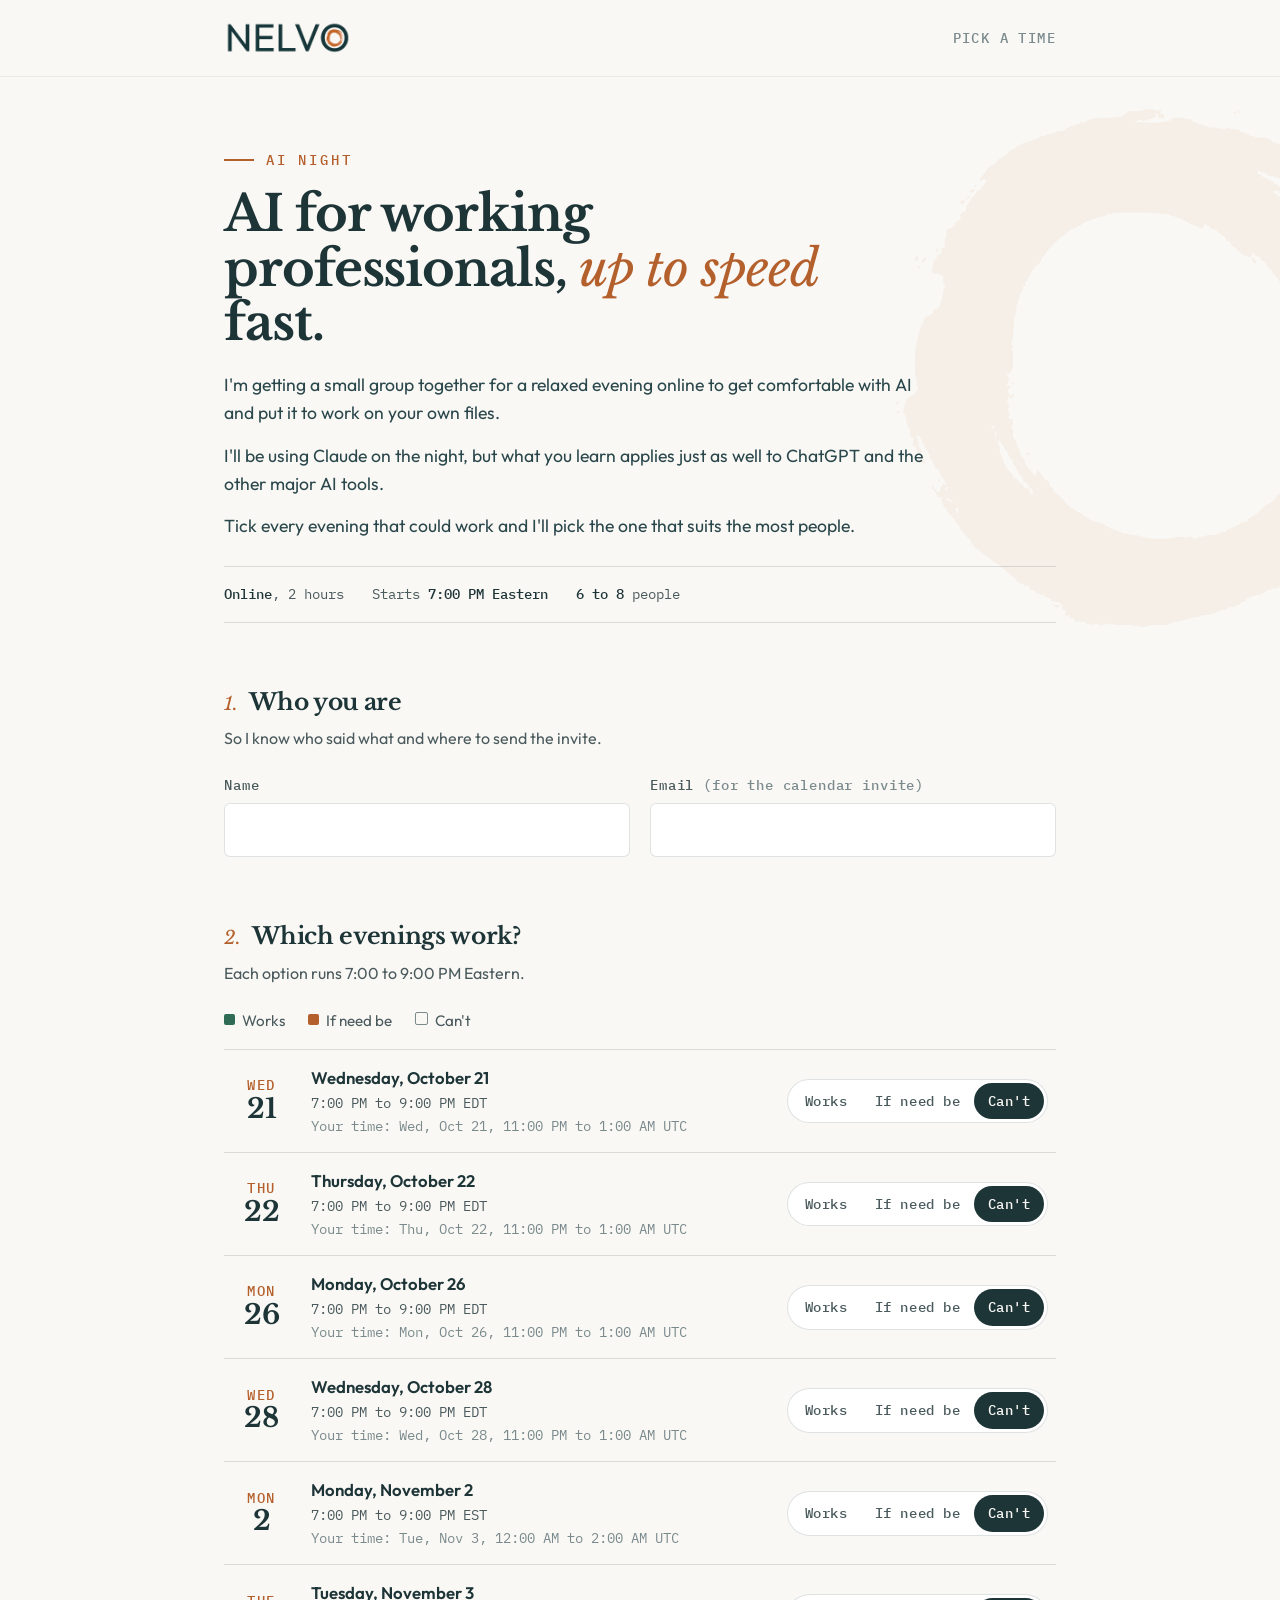
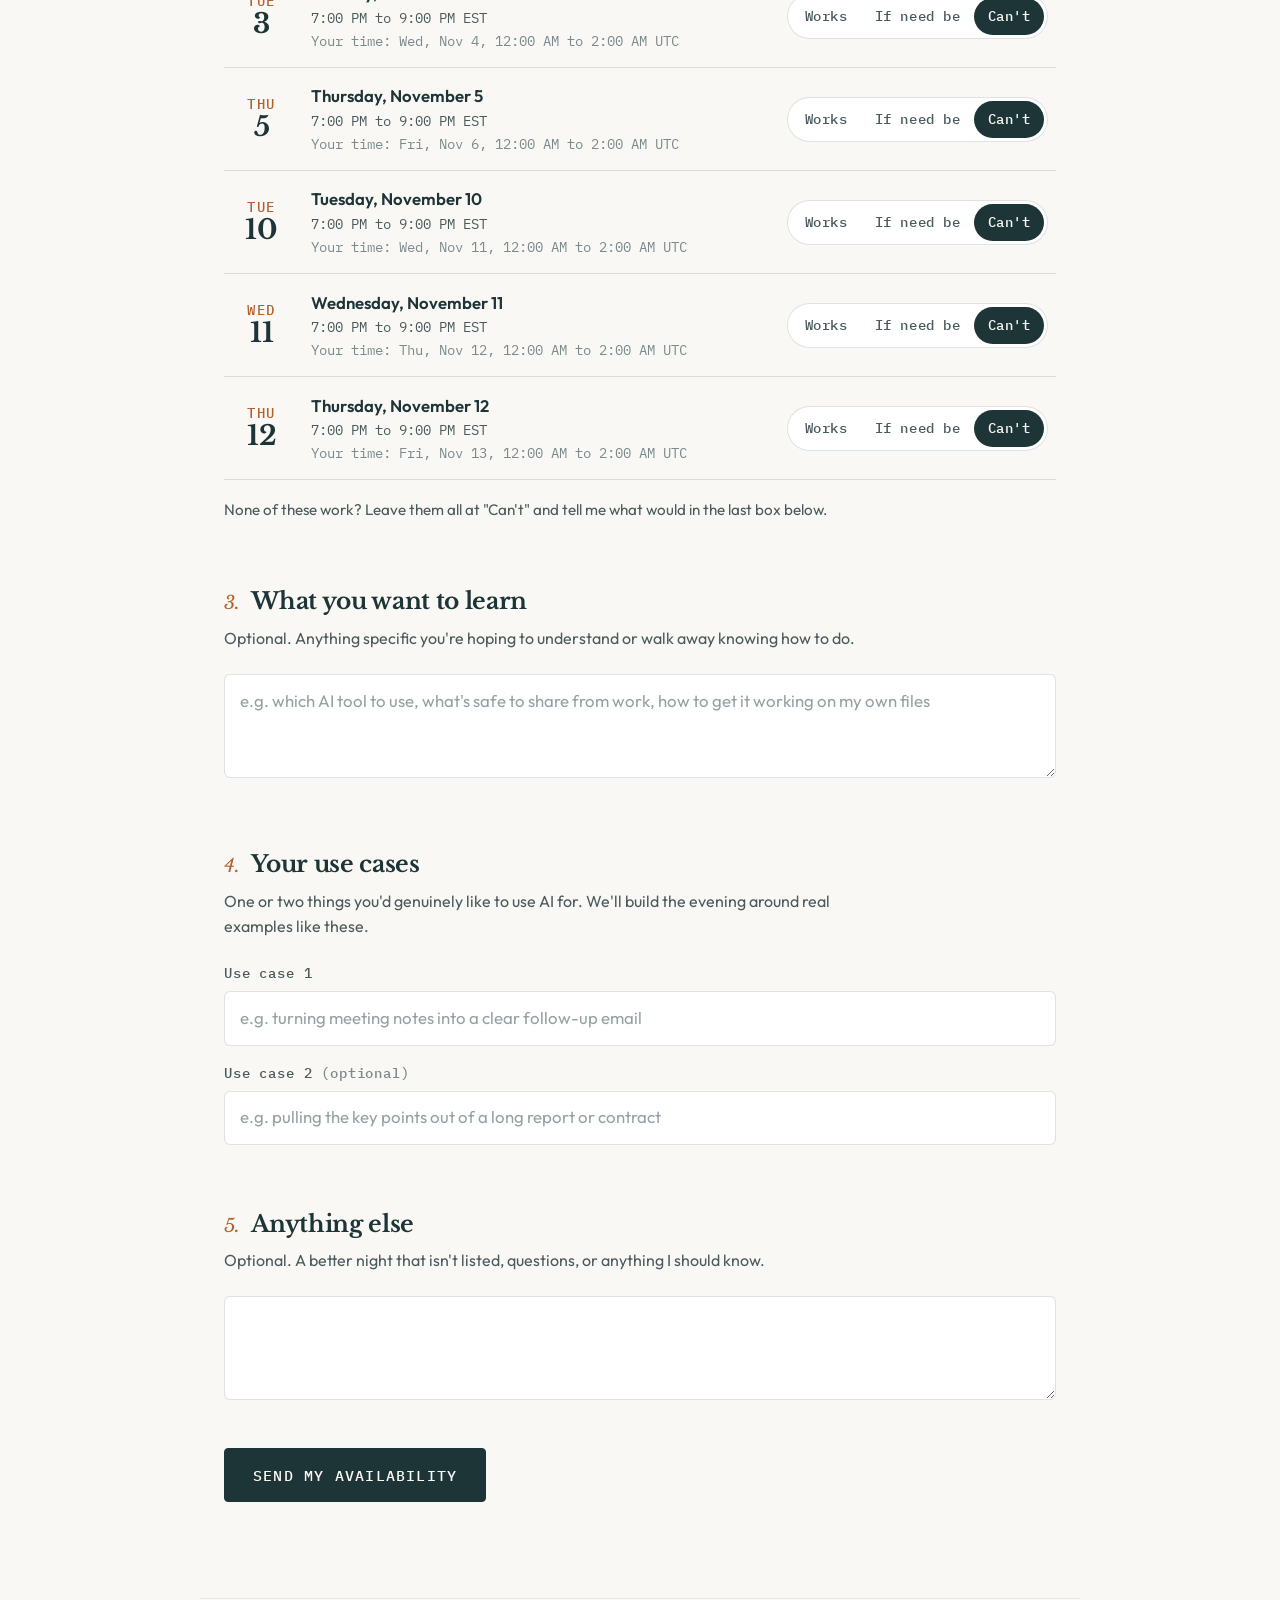
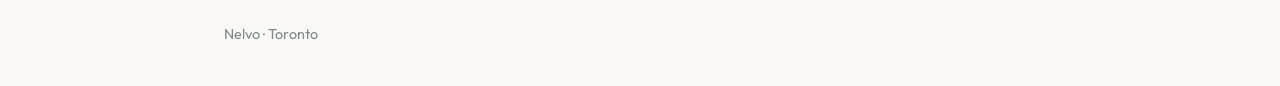
<file: availability.html>
<!DOCTYPE html>
<html lang="en">
<head>
<meta charset="UTF-8">
<title>Pick a Time | Nelvo</title>
<meta name="viewport" content="width=device-width, initial-scale=1">
<meta name="description" content="AI for working professionals: let Hunter know which evenings work for you.">
<meta name="robots" content="noindex, nofollow">
<link rel="icon" href="./mini-logo-32x32.png">
<link rel="preconnect" href="https://fonts.googleapis.com">
<link rel="preconnect" href="https://fonts.gstatic.com" crossorigin>
<link href="https://fonts.googleapis.com/css2?family=IBM+Plex+Mono:wght@400;500&family=Libre+Baskerville:ital,wght@0,400;0,700;1,400&family=Outfit:wght@300;400;500;600&display=swap" rel="stylesheet">
<style>
  :root {
    --teal: #1E3538;
    --ink-2: #2A474B;
    --terra: #B4602C;
    --bg: #FAF8F5;
    --cream: #F0EBE1;
    --card: #FFFFFF;
    --rule: rgba(30, 53, 56, 0.14);
    --rule-soft: rgba(30, 53, 56, 0.07);
    --muted: #4a5a5d;
    --light: #7a8a8d;
    --yes: #2F6B55;
    --yes-bg: rgba(47, 107, 85, 0.1);
    --maybe: #B4602C;
    --maybe-bg: rgba(180, 96, 44, 0.1);
    --h: 'Libre Baskerville', Georgia, serif;
    --s: 'Outfit', sans-serif;
    --m: 'IBM Plex Mono', monospace;
    --ease: cubic-bezier(.22, .61, .2, 1);
  }

  * { box-sizing: border-box; margin: 0; padding: 0; }
  body {
    font-family: var(--s);
    color: var(--teal);
    background: var(--bg);
    line-height: 1.6;
    -webkit-font-smoothing: antialiased;
    min-height: 100svh;
    overflow-x: hidden;
  }
  a { color: inherit; }
  img { max-width: 100%; display: block; }

  .page-enso {
    position: fixed;
    right: -9rem;
    top: 6rem;
    width: 34rem;
    height: 34rem;
    background: url('./nelvo-enso.svg') no-repeat center / contain;
    opacity: 0.06;
    pointer-events: none;
    z-index: 0;
  }

  /* ── chrome ── */
  .chrome {
    position: relative;
    z-index: 2;
    border-bottom: 1px solid var(--rule-soft);
  }
  .chrome-inner {
    max-width: 880px;
    margin: 0 auto;
    padding: 1.25rem 1.5rem;
    display: flex;
    align-items: center;
    justify-content: space-between;
    gap: 1rem;
  }
  .site-logo img { height: 36px; width: auto; }
  .chrome-label {
    font-family: var(--m);
    font-weight: 500;
    font-size: 0.875rem;
    letter-spacing: 0.1em;
    text-transform: uppercase;
    color: var(--light);
  }

  main {
    position: relative;
    z-index: 1;
    max-width: 880px;
    margin: 0 auto;
    padding: clamp(2.5rem, 7vw, 4.5rem) 1.5rem 6rem;
  }

  /* ── intro ── */
  .eyebrow {
    font-family: var(--m);
    font-weight: 500;
    font-size: 0.875rem;
    letter-spacing: 0.2em;
    text-transform: uppercase;
    color: var(--terra);
    display: flex;
    align-items: center;
    gap: 0.75rem;
  }
  .eyebrow::before { content: ""; width: 30px; height: 2px; background: var(--terra); flex: none; }
  h1 {
    font-family: var(--h);
    font-weight: 700;
    font-size: clamp(2.1rem, 5.5vw, 3.1rem);
    line-height: 1.1;
    letter-spacing: -0.022em;
    margin: 1rem 0 1.25rem;
    max-width: 18ch;
  }
  h1 em { color: var(--terra); font-style: italic; font-weight: 400; }
  .lede { font-size: 1.1rem; color: var(--ink-2); max-width: 60ch; margin-bottom: 0.9rem; }
  .facts {
    display: flex;
    flex-wrap: wrap;
    gap: 0.5rem 1.75rem;
    margin: 1.6rem 0 0;
    padding: 1rem 0;
    border-top: 1px solid var(--rule);
    border-bottom: 1px solid var(--rule);
    font-family: var(--m);
    font-size: 0.875rem;
    color: var(--muted);
  }
  .facts b { color: var(--teal); font-weight: 500; }

  /* ── sections ── */
  .section { margin-top: clamp(2.75rem, 6vw, 3.75rem); }
  h2 {
    font-family: var(--h);
    font-weight: 700;
    font-size: 1.45rem;
    letter-spacing: -0.015em;
    display: flex;
    align-items: baseline;
    gap: 0.7rem;
    margin-bottom: 0.4rem;
  }
  h2 .n { font-style: italic; font-weight: 400; color: var(--terra); font-size: 1.15rem; }
  .sub { color: var(--muted); margin-bottom: 1.4rem; max-width: 60ch; }

  /* ── fields ── */
  .fields { display: grid; grid-template-columns: 1fr 1fr; gap: 1rem 1.25rem; }
  label.field { display: block; }
  label.field span {
    display: block;
    font-family: var(--m);
    font-weight: 500;
    font-size: 0.875rem;
    letter-spacing: 0.06em;
    color: var(--muted);
    margin-bottom: 0.4rem;
  }
  label.field span i { font-style: normal; color: var(--light); }
  input[type=text], input[type=email], textarea {
    font-family: var(--s);
    width: 100%;
    font: inherit;
    font-size: 1.05rem;
    color: var(--teal);
    background: var(--card);
    border: 1px solid var(--rule);
    border-radius: 6px;
    padding: 0.8rem 0.95rem;
    transition: border-color .2s var(--ease), box-shadow .2s var(--ease);
  }
  textarea { min-height: 6.5rem; resize: vertical; }
  ::placeholder { color: var(--light); opacity: 0.8; }
  input:focus, textarea:focus {
    outline: none;
    border-color: var(--terra);
    box-shadow: 0 0 0 3px rgba(180, 96, 44, 0.14);
  }
  .field.full { grid-column: 1 / -1; }

  /* ── windows ── */
  .legend {
    display: flex;
    flex-wrap: wrap;
    gap: 0.4rem 1.4rem;
    font-size: 0.95rem;
    color: var(--muted);
    margin-bottom: 1rem;
  }
  .legend span::before {
    content: "";
    display: inline-block;
    width: 0.7rem;
    height: 0.7rem;
    border-radius: 2px;
    margin-right: 0.45rem;
    vertical-align: 0.02em;
  }
  .legend .l-yes::before { background: var(--yes); }
  .legend .l-maybe::before { background: var(--maybe); }
  .legend .l-no::before { background: transparent; border: 1.5px solid var(--light); }

  .slots { list-style: none; border-top: 1px solid var(--rule); }
  .slot {
    display: grid;
    grid-template-columns: 4.2rem 1fr auto;
    align-items: center;
    gap: 1rem;
    padding: 0.95rem 0.5rem 0.95rem 0.25rem;
    border-bottom: 1px solid var(--rule);
    transition: background .25s var(--ease);
  }
  .slot[data-v="yes"] { background: var(--yes-bg); }
  .slot[data-v="maybe"] { background: var(--maybe-bg); }
  .date-block { text-align: center; line-height: 1.1; }
  .date-block .dow {
    font-family: var(--m);
    font-weight: 500;
    font-size: 0.875rem;
    letter-spacing: 0.1em;
    text-transform: uppercase;
    color: var(--terra);
  }
  .date-block .day { font-family: var(--h); font-weight: 700; font-size: 1.7rem; }
  .slot-text .when { font-weight: 600; font-size: 1.05rem; }
  .slot-text .time { font-family: var(--m); font-size: 0.875rem; color: var(--muted); }
  .slot-text .local { font-family: var(--m); font-size: 0.875rem; color: var(--light); }

  .choice {
    display: inline-flex;
    border: 1px solid var(--rule);
    border-radius: 999px;
    background: var(--card);
    padding: 3px;
  }
  .choice input { position: absolute; opacity: 0; pointer-events: none; }
  .choice label {
    font-family: var(--m);
    font-weight: 500;
    font-size: 0.875rem;
    letter-spacing: 0.04em;
    padding: 0.45rem 0.85rem;
    border-radius: 999px;
    cursor: pointer;
    color: var(--muted);
    white-space: nowrap;
    transition: background .2s var(--ease), color .2s var(--ease);
    user-select: none;
  }
  .choice label:hover { color: var(--teal); }
  .choice input:focus-visible + label { outline: 2px solid var(--terra); outline-offset: 1px; }
  .choice input[value=yes]:checked + label { background: var(--yes); color: #fff; }
  .choice input[value=maybe]:checked + label { background: var(--maybe); color: #fff; }
  .choice input[value=no]:checked + label { background: var(--teal); color: var(--bg); }

  .none-work {
    margin-top: 1.1rem;
    font-size: 0.95rem;
    color: var(--muted);
  }

  /* ── submit ── */
  .actions {
    margin-top: 2.5rem;
    display: flex;
    flex-wrap: wrap;
    align-items: center;
    gap: 1rem 1.5rem;
  }
  .btn {
    font-family: var(--m);
    font-weight: 500;
    font-size: 0.95rem;
    letter-spacing: 0.08em;
    text-transform: uppercase;
    padding: 1rem 1.75rem;
    border-radius: 4px;
    border: 1.5px solid var(--teal);
    background: var(--teal);
    color: var(--bg);
    cursor: pointer;
    transition: background .2s var(--ease), border-color .2s var(--ease);
  }
  .btn:hover { background: var(--terra); border-color: var(--terra); }
  .btn[disabled] { opacity: 0.5; cursor: default; background: var(--teal); border-color: var(--teal); }
  .tally { font-family: var(--m); font-size: 0.875rem; color: var(--muted); }
  .error { color: #9b2c1f; font-size: 0.95rem; width: 100%; display: none; }
  .error.show { display: block; }

  /* ── done ── */
  .done { display: none; text-align: left; padding-top: 1rem; }
  .done.show { display: block; animation: rise .7s var(--ease) both; }
  .done img { width: clamp(140px, 30vw, 200px); height: auto; opacity: 0.9; margin-bottom: 1.5rem; }
  .done p { font-size: 1.1rem; color: var(--ink-2); max-width: 55ch; margin-bottom: 0.8rem; }
  .signoff { font-family: var(--h); font-style: italic; color: var(--terra); font-size: 1.15rem; }

  .reveal { animation: rise .8s var(--ease) both; }
  .reveal.d2 { animation-delay: .08s; }
  .reveal.d3 { animation-delay: .16s; }
  @keyframes rise { from { opacity: 0; transform: translateY(14px); } to { opacity: 1; transform: none; } }

  footer {
    position: relative;
    z-index: 1;
    max-width: 880px;
    margin: 0 auto;
    padding: 1.5rem 1.5rem 2.5rem;
    border-top: 1px solid var(--rule-soft);
    font-size: 0.9rem;
    color: var(--light);
  }

  @media (max-width: 640px) {
    .fields { grid-template-columns: 1fr; }
    .slot { grid-template-columns: 3.4rem 1fr; row-gap: 0.7rem; }
    .choice { grid-column: 1 / -1; justify-self: stretch; display: flex; }
    .choice label { flex: 1; text-align: center; padding: 0.55rem 0.4rem; }
    .date-block .day { font-size: 1.45rem; }
    .page-enso { width: 22rem; height: 22rem; right: -8rem; }
  }
  @media (prefers-reduced-motion: reduce) {
    *, *::before, *::after { animation: none !important; transition: none !important; }
  }
</style>
</head>
<body>

<div class="page-enso" aria-hidden="true"></div>

<header class="chrome">
  <div class="chrome-inner">
    <a href="https://nelvo.ca" class="site-logo"><img src="./logo-dark.png" alt="Nelvo"></a>
    <span class="chrome-label">Pick a time</span>
  </div>
</header>

<main>
  <div id="form-view">
    <span class="eyebrow reveal">AI Night</span>
    <h1 class="reveal d2">AI for working professionals, <em>up to speed</em> fast.</h1>
    <div class="reveal d3">
      <p class="lede">I'm getting a small group together for a relaxed evening online to get comfortable with AI and put it to work on your own files.</p>
      <p class="lede">I'll be using Claude on the night, but what you learn applies just as well to ChatGPT and the other major AI tools.</p>
      <p class="lede">Tick every evening that could work and I'll pick the one that suits the most people.</p>
      <div class="facts">
        <span><b>Online</b>, 2 hours</span>
        <span>Starts <b>7:00 PM Eastern</b></span>
        <span><b>6 to 8</b> people</span>
      </div>
    </div>

    <form id="avail-form" novalidate>
      <section class="section">
        <h2><span class="n">1.</span> Who you are</h2>
        <p class="sub">So I know who said what and where to send the invite.</p>
        <div class="fields">
          <label class="field"><span>Name</span><input type="text" id="name" autocomplete="name" required></label>
          <label class="field"><span>Email <i>(for the calendar invite)</i></span><input type="email" id="email" autocomplete="email"></label>
        </div>
      </section>

      <section class="section">
        <h2><span class="n">2.</span> Which evenings work?</h2>
        <p class="sub">Each option runs 7:00 to 9:00 PM Eastern.</p>
        <div class="legend">
          <span class="l-yes">Works</span>
          <span class="l-maybe">If need be</span>
          <span class="l-no">Can't</span>
        </div>
        <ul class="slots" id="slots"></ul>
        <p class="none-work">None of these work? Leave them all at "Can't" and tell me what would in the last box below.</p>
      </section>

      <section class="section">
        <h2><span class="n">3.</span> What you want to learn</h2>
        <p class="sub">Optional. Anything specific you're hoping to understand or walk away knowing how to do.</p>
        <label class="field full"><textarea id="knowledge" aria-label="What you want to learn" placeholder="e.g. which AI tool to use, what's safe to share from work, how to get it working on my own files"></textarea></label>
      </section>

      <section class="section">
        <h2><span class="n">4.</span> Your use cases</h2>
        <p class="sub">One or two things you'd genuinely like to use AI for. We'll build the evening around real examples like these.</p>
        <div class="fields">
          <label class="field full"><span>Use case 1</span><input type="text" id="usecase1" placeholder="e.g. turning meeting notes into a clear follow-up email"></label>
          <label class="field full"><span>Use case 2 <i>(optional)</i></span><input type="text" id="usecase2" placeholder="e.g. pulling the key points out of a long report or contract"></label>
        </div>
      </section>

      <section class="section">
        <h2><span class="n">5.</span> Anything else</h2>
        <p class="sub">Optional. A better night that isn't listed, questions, or anything I should know.</p>
        <label class="field full"><textarea id="note" aria-label="Anything else"></textarea></label>
      </section>

      <div class="actions">
        <button type="submit" class="btn" id="submit">Send my availability</button>
        <span class="tally" id="tally"></span>
        <p class="error" id="error"></p>
      </div>
    </form>
  </div>

  <div class="done" id="done">
    <img src="./nelvo-enso.svg" alt="" aria-hidden="true">
    <span class="eyebrow">Got it</span>
    <h1>Thank you, <em id="done-name">friend.</em></h1>
    <p>Your availability is in. Once everyone has answered I'll pick the evening that works for the most people and send a calendar invite, plus a short setup guide to do beforehand.</p>
    <p>Need to change something? Just fill the page in again; I'll use your latest answer.</p>
    <p class="signoff">Hunter</p>
  </div>
</main>

<footer>Nelvo · Toronto</footer>

<script>
  // ── The windows on offer. Edit this list to reuse the page for another event.
  // Start times are 7:00 PM America/Toronto (EDT -04:00 until Nov 1, EST -05:00 after).
  const EVENT = 'AI Night: AI for Working Professionals';
  const DURATION_MIN = 120;
  const WINDOWS = [
    '2026-10-21T19:00:00-04:00',
    '2026-10-22T19:00:00-04:00',
    '2026-10-26T19:00:00-04:00',
    '2026-10-28T19:00:00-04:00',
    '2026-11-02T19:00:00-05:00',
    '2026-11-03T19:00:00-05:00',
    '2026-11-05T19:00:00-05:00',
    '2026-11-10T19:00:00-05:00',
    '2026-11-11T19:00:00-05:00',
    '2026-11-12T19:00:00-05:00',
  ];

  const HOME_TZ = 'America/Toronto';
  const viewerTZ = Intl.DateTimeFormat().resolvedOptions().timeZone;
  const fmt = (d, opts, tz) => new Intl.DateTimeFormat('en-US', { timeZone: tz, ...opts }).format(d);
  const timeRange = (s, e, tz) =>
    fmt(s, { hour: 'numeric', minute: '2-digit' }, tz) + ' to ' + fmt(e, { hour: 'numeric', minute: '2-digit', timeZoneName: 'short' }, tz);

  const slotsEl = document.getElementById('slots');
  const slots = WINDOWS.map((iso, i) => {
    const start = new Date(iso);
    const end = new Date(start.getTime() + DURATION_MIN * 60000);
    const id = 'w' + (i + 1);
    const label = fmt(start, { weekday: 'long', month: 'long', day: 'numeric' }, HOME_TZ) + ', ' + timeRange(start, end, HOME_TZ);
    const localDiffers = fmt(start, { hour: 'numeric', day: 'numeric' }, viewerTZ) !== fmt(start, { hour: 'numeric', day: 'numeric' }, HOME_TZ);

    const li = document.createElement('li');
    li.className = 'slot';
    li.dataset.v = 'no';
    li.innerHTML = `
      <div class="date-block">
        <div class="dow">${fmt(start, { weekday: 'short' }, HOME_TZ)}</div>
        <div class="day">${fmt(start, { day: 'numeric' }, HOME_TZ)}</div>
      </div>
      <div class="slot-text">
        <div class="when">${fmt(start, { weekday: 'long', month: 'long', day: 'numeric' }, HOME_TZ)}</div>
        <div class="time">${timeRange(start, end, HOME_TZ)}</div>
        ${localDiffers ? `<div class="local">Your time: ${fmt(start, { weekday: 'short', month: 'short', day: 'numeric' }, viewerTZ)}, ${timeRange(start, end, viewerTZ)}</div>` : ''}
      </div>
      <div class="choice" role="radiogroup" aria-label="${label}">
        ${[['yes', 'Works'], ['maybe', 'If need be'], ['no', "Can't"]].map(([v, t]) => `
          <input type="radio" name="${id}" id="${id}-${v}" value="${v}" ${v === 'no' ? 'checked' : ''}>
          <label for="${id}-${v}">${t}</label>`).join('')}
      </div>`;
    li.addEventListener('change', e => { li.dataset.v = e.target.value; updateTally(); });
    slotsEl.appendChild(li);
    return { id, start: start.toISOString(), label, el: li };
  });

  const tallyEl = document.getElementById('tally');
  function updateTally() {
    const yes = slots.filter(s => s.el.dataset.v === 'yes').length;
    const maybe = slots.filter(s => s.el.dataset.v === 'maybe').length;
    tallyEl.textContent = yes + maybe === 0 ? '' : `${yes} works · ${maybe} if need be`;
  }

  const form = document.getElementById('avail-form');
  const errEl = document.getElementById('error');
  const btn = document.getElementById('submit');
  const showError = msg => { errEl.textContent = msg; errEl.classList.add('show'); };

  if (new URLSearchParams(location.search).get('preview') === 'done') showDone('Hunter');

  function showDone(name) {
    document.getElementById('form-view').style.display = 'none';
    document.getElementById('done-name').textContent = name.split(' ')[0] + '.';
    document.getElementById('done').classList.add('show');
    window.scrollTo({ top: 0, behavior: 'smooth' });
  }

  form.addEventListener('submit', async e => {
    e.preventDefault();
    errEl.classList.remove('show');
    const name = document.getElementById('name').value.trim();
    const email = document.getElementById('email').value.trim();
    const note = document.getElementById('note').value.trim();
    const knowledge = document.getElementById('knowledge').value.trim();
    const useCases = ['usecase1', 'usecase2'].map(id => document.getElementById(id).value.trim()).filter(Boolean);
    if (!name) { showError('Please add your name so I know who this is.'); document.getElementById('name').focus(); return; }
    if (email && !/^[^\s@]+@[^\s@]+\.[A-Za-z]{2,}$/.test(email)) { showError('That email address looks off. Leave it blank or double-check it.'); return; }
    const anyPicked = slots.some(s => s.el.dataset.v !== 'no');
    if (!anyPicked && !note) { showError('Pick at least one evening, or tell me in the last box what would work instead.'); return; }
    if (!useCases.length) { showError('Please add at least one use case, even a rough one.'); document.getElementById('usecase1').focus(); return; }

    const payload = {
      event: EVENT,
      respondent: { name, email },
      windows: slots.map(s => ({ id: s.id, start: s.start, label: s.label, answer: s.el.dataset.v })),
      knowledge,
      useCases,
      note,
      timezone: viewerTZ,
      submittedAt: new Date().toISOString(),
    };

    btn.disabled = true;
    btn.textContent = 'Sending…';
    try {
      const resp = await fetch('/api/availability-submit', {
        method: 'POST',
        headers: { 'Content-Type': 'application/json' },
        body: JSON.stringify(payload),
      });
      if (!resp.ok) throw new Error('Server error ' + resp.status);
      showDone(name);
    } catch (err) {
      console.error(err);
      showError("Something went wrong sending that. Please try again, or just reply to my email with the evenings that work.");
      btn.disabled = false;
      btn.textContent = 'Send my availability';
    }
  });
</script>
</body>
</html>
</file>
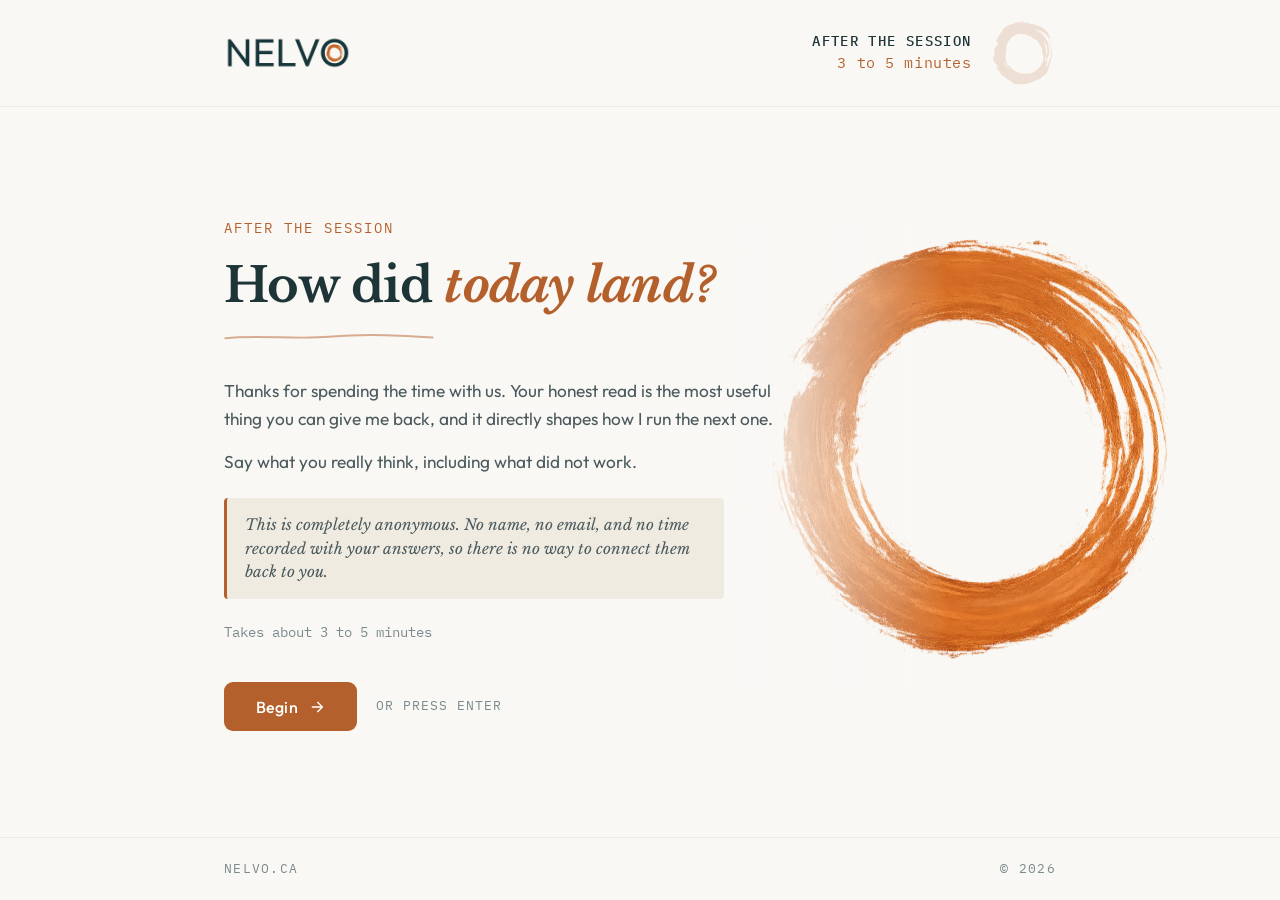
<file: feedback-survey.html>
<!DOCTYPE html>
<html lang="en">
<head>
<meta charset="UTF-8">
<title>Session Feedback · Nelvo</title>
<meta name="viewport" content="width=device-width, initial-scale=1">
<meta name="description" content="Anonymous feedback on your Nelvo session.">
<meta name="robots" content="noindex, nofollow">

<link rel="preconnect" href="https://fonts.googleapis.com">
<link rel="preconnect" href="https://fonts.gstatic.com" crossorigin>
<link href="https://fonts.googleapis.com/css2?family=IBM+Plex+Mono:wght@400;500;700&family=Libre+Baskerville:ital,wght@0,400;0,700;1,400&family=Outfit:wght@300;400;500;600&display=swap" rel="stylesheet">

<style>
  :root {
    --teal: #1E3538;
    --teal-2: #2A474B;
    --terra: #B4602C;
    --terra-2: #9A5125;
    --bg: #FAF8F5;
    --cream: #F0EBE1;
    --rule: rgba(30, 53, 56, 0.14);
    --rule-soft: rgba(30, 53, 56, 0.07);
    --muted: #4a5a5d;
    --light: #7a8a8d;
    --h: 'Libre Baskerville', Georgia, serif;
    --s: 'Outfit', sans-serif;
    --m: 'IBM Plex Mono', monospace;
    --rail: 104px;
    --rail-gap: 1.5rem;
  }

  * { margin: 0; padding: 0; box-sizing: border-box; }

  html { height: 100%; }

  body {
    font-family: var(--s);
    color: var(--teal);
    background: var(--bg);
    line-height: 1.6;
    -webkit-font-smoothing: antialiased;
    min-height: 100svh;
    display: flex;
    flex-direction: column;
  }

  a { color: inherit; text-decoration: none; }
  img { max-width: 100%; display: block; }

  h1, h2 {
    font-family: var(--h);
    font-weight: 700;
    line-height: 1.18;
    letter-spacing: -0.015em;
  }

  /* ambient ensō watermark */
  .page-enso {
    position: fixed;
    right: -7rem;
    bottom: -7rem;
    width: 30rem;
    height: 30rem;
    background: url('./nelvo-enso.svg') no-repeat center / contain;
    opacity: 0.055;
    pointer-events: none;
    z-index: 0;
  }
  body.on-welcome .page-enso { display: none; }

  /* ───────────────────────── CHROME ───────────────────────── */

  .chrome {
    position: sticky;
    top: 0;
    z-index: 10;
    background: var(--bg);
    border-bottom: 1px solid var(--rule-soft);
  }
  .chrome-inner {
    max-width: 880px;
    margin: 0 auto;
    padding: 1.25rem 1.5rem;
    display: flex;
    align-items: center;
    justify-content: space-between;
    gap: 1rem;
  }
  .site-logo img { height: 36px; width: auto; }

  .progress-cluster {
    display: flex;
    align-items: center;
    gap: 1.15rem;
  }
  .part-label {
    font-family: var(--m);
    font-size: 0.92rem;
    color: var(--light);
    letter-spacing: 0.04em;
    text-align: right;
    line-height: 1.55;
  }
  .part-label strong {
    display: block;
    color: var(--teal);
    font-weight: 500;
    text-transform: uppercase;
    letter-spacing: 0.1em;
    font-size: 0.86rem;
  }
  .part-label .count { color: var(--terra); }

  .enso-progress {
    position: relative;
    width: 66px;
    height: 66px;
    flex: none;
  }
  .enso-progress .track,
  .enso-progress .fill {
    position: absolute;
    inset: 0;
    background: url('./nelvo-enso.svg') no-repeat center / contain;
  }
  .enso-progress .track { opacity: 0.16; }
  @property --p {
    syntax: '<number>';
    inherits: false;
    initial-value: 0;
  }
  .enso-progress .fill {
    --p: 0;
    -webkit-mask-image: conic-gradient(from 0deg, #000 calc(var(--p) * 1turn), transparent calc(var(--p) * 1turn));
    mask-image: conic-gradient(from 0deg, #000 calc(var(--p) * 1turn), transparent calc(var(--p) * 1turn));
    transition: --p 0.5s cubic-bezier(0.4, 0, 0.2, 1);
  }

  /* ───────────────────────── STAGE ───────────────────────── */

  .stage {
    flex: 1;
    display: flex;
    flex-direction: column;
    width: 100%;
    max-width: 880px;
    margin: 0 auto;
    padding: 0 1.5rem;
    position: relative;
    z-index: 1;
  }

  form { display: flex; flex-direction: column; flex: 1; }

  .step {
    display: none;
    flex: 1;
    flex-direction: column;
    justify-content: center;
    padding: 2.5rem 0 2.25rem;
    min-height: calc(100svh - 175px);
  }
  .step.active { display: flex; }

  @keyframes rise {
    from { opacity: 0; transform: translateY(14px); }
    to   { opacity: 1; transform: translateY(0); }
  }
  .step.active .anim {
    opacity: 0;
    animation: rise 0.45s cubic-bezier(0.22, 0.9, 0.3, 1) forwards;
  }
  .step.active .anim:nth-child(1) { animation-delay: 0.02s; }
  .step.active .anim:nth-child(2) { animation-delay: 0.08s; }
  .step.active .anim:nth-child(3) { animation-delay: 0.14s; }
  .step.active .anim:nth-child(4) { animation-delay: 0.20s; }
  .step.active .anim:nth-child(5) { animation-delay: 0.26s; }
  .step.active .options .option {
    opacity: 0;
    animation: rise 0.4s cubic-bezier(0.22, 0.9, 0.3, 1) forwards;
  }
  .step.active .options .option:nth-child(1) { animation-delay: 0.14s; }
  .step.active .options .option:nth-child(2) { animation-delay: 0.19s; }
  .step.active .options .option:nth-child(3) { animation-delay: 0.24s; }
  .step.active .options .option:nth-child(4) { animation-delay: 0.29s; }
  .step.active .options .option:nth-child(5) { animation-delay: 0.34s; }

  @media (prefers-reduced-motion: reduce) {
    .step.active .anim,
    .step.active .options .option { animation: none; opacity: 1; }
    .enso-progress .fill { transition: none !important; }
  }

  /* ───────────────────────── WELCOME ───────────────────────── */

  .welcome { position: relative; }
  .welcome-enso {
    position: absolute;
    top: 50%;
    right: -150px;
    transform: translateY(-54%);
    width: 470px;
    height: 470px;
    background: url('./nelvo-enso-textured.webp') no-repeat center / contain;
    opacity: 0.95;
    pointer-events: none;
    z-index: -1;
  }
  .welcome-enso::after {
    content: '';
    position: absolute;
    inset: 0;
    background: linear-gradient(to right, var(--bg) 0%, rgba(250,248,245,0) 45%);
  }
  .mono-eyebrow {
    font-family: var(--m);
    font-size: 0.88rem;
    color: var(--terra);
    text-transform: uppercase;
    letter-spacing: 0.14em;
    display: block;
  }
  .welcome .mono-eyebrow { margin-bottom: 1.1rem; }
  .welcome h1 {
    font-size: clamp(2.1rem, 5.5vw, 3rem);
    margin-bottom: 0.9rem;
    max-width: 16ch;
  }
  .welcome h1 em { color: var(--terra); font-style: italic; }
  .brush-underline { width: 210px; height: 13px; margin: 0.2rem 0 1.6rem; }
  .welcome p {
    font-size: 1.08rem;
    color: var(--muted);
    margin-bottom: 0.95rem;
    max-width: 50ch;
  }
  .privacy-note {
    margin: 1.4rem 0 0;
    padding: 0.95rem 1.15rem;
    background: var(--cream);
    border-left: 3px solid var(--terra);
    border-radius: 4px;
    font-family: var(--h);
    font-style: italic;
    font-size: 0.95rem;
    color: var(--muted);
    line-height: 1.55;
    max-width: 50ch;
  }
  .welcome .timing {
    font-family: var(--m);
    font-size: 0.88rem;
    color: var(--light);
    margin: 1.4rem 0 0;
  }

  /* ───────────────────────── PART DIVIDERS ───────────────────────── */

  .divider {
    position: relative;
    background: var(--teal);
    border-radius: 18px;
    padding: 4.5rem 3.5rem;
    overflow: hidden;
  }
  .divider .div-enso {
    position: absolute;
    right: -110px;
    top: 50%;
    transform: translateY(-50%) rotate(-6deg);
    width: 440px;
    height: 440px;
    background: url('./nelvo-enso.svg') no-repeat center / contain;
    filter: brightness(0) invert(1);
    opacity: 0.07;
    pointer-events: none;
  }
  .divider .mono-eyebrow {
    color: #D4793E;
    margin-bottom: 1.2rem;
    font-size: 1.08rem;
    font-weight: 700;
  }
  .divider h2 {
    color: var(--cream);
    font-size: clamp(1.9rem, 4.5vw, 2.6rem);
    margin-bottom: 1rem;
    max-width: 18ch;
  }
  .divider p {
    color: #8FA3A6;
    font-size: 1.08rem;
    line-height: 1.65;
    max-width: 46ch;
  }
  .divider p strong {
    color: var(--cream);
    font-weight: 600;
    text-transform: uppercase;
    letter-spacing: 0.04em;
  }
  .div-list {
    list-style: none;
    margin-top: 1.1rem;
    display: grid;
    gap: 0.55rem;
  }
  .div-list li {
    display: flex;
    align-items: center;
    gap: 0.85rem;
    color: #8FA3A6;
    font-size: 1.05rem;
  }
  .div-list li .li-arrow { flex: none; position: relative; top: 1px; }
  .div-list li .n {
    font-family: var(--m);
    font-weight: 700;
    font-size: 1.15rem;
    color: #D4793E;
    min-width: 1.4ch;
    text-align: right;
  }
  .divider .step-foot { margin-top: 2.6rem; }
  .divider .back-btn {
    color: #8FA3A6;
    border-color: rgba(240, 235, 225, 0.25);
  }
  .divider .back-btn:hover { color: var(--cream); border-color: #D4793E; }
  .divider .key-hint { color: #8FA3A6; }
  @media (max-width: 640px) {
    .divider { padding: 2.75rem 1.75rem; }
    .divider .div-enso { width: 300px; right: -120px; opacity: 0.06; }
  }

  /* ───────────────────────── QUESTION LAYOUT ───────────────────────── */

  .q-head {
    display: grid;
    grid-template-columns: 1fr;
    gap: 0.6rem;
    margin-bottom: 1.3rem;
  }
  @media (min-width: 720px) {
    .q-head { grid-template-columns: var(--rail) 1fr; gap: var(--rail-gap); }
  }
  .q-anchor {
    font-family: var(--m);
    line-height: 1;
    padding-top: 0.3rem;
    display: flex;
    align-items: baseline;
    gap: 0.45rem;
  }
  @media (min-width: 720px) {
    .q-anchor {
      flex-direction: column;
      gap: 0.5rem;
      border-right: 1px solid var(--rule-soft);
      padding-right: 1.1rem;
      align-items: flex-end;
      text-align: right;
    }
  }
  .q-anchor .n {
    font-size: 2.3rem;
    font-weight: 700;
    color: var(--terra);
    letter-spacing: -0.02em;
  }
  .q-anchor .of {
    font-size: 0.82rem;
    font-weight: 400;
    color: var(--light);
    letter-spacing: 0.04em;
  }
  .q-prompt {
    font-family: var(--h);
    font-weight: 700;
    font-size: clamp(1.25rem, 2.6vw, 1.5rem);
    color: var(--teal);
    line-height: 1.42;
    max-width: 34ch;
  }
  .q-note {
    font-family: var(--h);
    font-style: italic;
    font-size: 0.96rem;
    color: var(--light);
    margin: -0.6rem 0 1.15rem;
    line-height: 1.5;
  }
  @media (min-width: 720px) {
    .q-note, .options, .textarea-field {
      padding-left: calc(var(--rail) + var(--rail-gap));
    }
    .q-head ~ .step-foot,
    .q-head ~ .step-error { margin-left: calc(var(--rail) + var(--rail-gap)); }
  }

  /* ───────────────────────── OPTIONS ───────────────────────── */

  .options { display: grid; gap: 0.3rem; }
  .option {
    display: grid;
    grid-template-columns: 28px 1fr;
    gap: 0.8rem;
    padding: 0.8rem 1.05rem 0.8rem 0.85rem;
    border-radius: 8px;
    border: 1px solid transparent;
    cursor: pointer;
    transition: transform 0.16s ease, background 0.16s ease, border-color 0.16s ease;
    align-items: start;
    position: relative;
  }
  .option:hover {
    background: #FFFDF9;
    border-color: var(--rule-soft);
    transform: translateX(4px);
  }
  .option input[type=radio] { position: absolute; opacity: 0; pointer-events: none; }
  .option .num {
    font-family: var(--m);
    font-size: 0.95rem;
    color: var(--terra);
    font-weight: 500;
    line-height: 1.55;
    transition: color 0.16s ease;
  }
  .option .body {
    font-size: 0.99rem;
    color: var(--muted);
    line-height: 1.55;
  }
  .option .body strong {
    color: var(--teal);
    font-weight: 600;
    font-family: var(--s);
  }
  .option:has(input:focus-visible) {
    border-color: rgba(180, 96, 44, 0.6);
    background: #FFFDF9;
  }
  .option:has(input:checked) {
    background: #FFFDF9;
    border-color: rgba(180, 96, 44, 0.45);
  }
  .option:has(input:checked) .body strong { color: var(--terra-2); }
  .option:has(input:checked) .num { color: var(--terra-2); font-weight: 700; }

  /* spectrum cue */
  .options.spectrum { position: relative; }
  .options.spectrum::before {
    content: '';
    position: absolute;
    top: 0.85rem;
    bottom: 0.85rem;
    left: -14px;
    width: 5px;
    border-radius: 5px;
    background: linear-gradient(to bottom, #B14A2C 0%, #C77A3F 25%, #CBA055 50%, #939E5C 75%, #6B8C5C 100%);
    opacity: 0.92;
    pointer-events: none;
  }
  @media (min-width: 720px) {
    .options.spectrum::before { left: calc(var(--rail) + var(--rail-gap) - 16px); }
  }

  /* textarea */
  .textarea-field textarea {
    width: 100%;
    min-height: 140px;
    padding: 0.9rem 1rem;
    border: 1px solid var(--rule);
    border-radius: 8px;
    background: #FFFDF9;
    font-family: var(--h);
    font-size: 1rem;
    color: var(--teal);
    line-height: 1.55;
    resize: vertical;
    transition: border-color 0.18s ease;
  }
  .textarea-field textarea:focus { outline: none; border-color: var(--terra); }
  .textarea-field textarea::placeholder { color: var(--light); font-style: italic; }

  /* ───────────────────────── STEP FOOTER ───────────────────────── */

  .step-foot {
    display: flex;
    align-items: center;
    gap: 1.2rem;
    margin-top: 2.4rem;
  }
  .back-btn {
    background: none;
    border: 1px solid var(--rule);
    border-radius: 999px;
    padding: 0.55rem 1.15rem;
    font-family: var(--m);
    font-size: 0.8rem;
    color: var(--muted);
    text-transform: uppercase;
    letter-spacing: 0.08em;
    cursor: pointer;
    transition: color 0.15s ease, border-color 0.15s ease;
  }
  .back-btn:hover { color: var(--terra-2); border-color: var(--terra); }
  .step-foot .spacer { flex: 1; }
  .btn {
    display: inline-flex;
    align-items: center;
    gap: 0.7rem;
    padding: 0.9rem 2rem;
    background: var(--terra);
    color: #fff;
    border: none;
    border-radius: 9px;
    font-family: var(--s);
    font-size: 1rem;
    font-weight: 500;
    letter-spacing: 0.01em;
    cursor: pointer;
    transition: background 0.15s ease, transform 0.1s ease;
  }
  .btn:hover:not(:disabled) { background: var(--terra-2); }
  .btn:active:not(:disabled) { transform: translateY(1px); }
  .btn:disabled { opacity: 0.55; cursor: not-allowed; }
  .key-hint {
    font-family: var(--m);
    font-size: 0.8rem;
    color: var(--light);
    text-transform: uppercase;
    letter-spacing: 0.08em;
  }

  .step-error {
    margin-top: 1.1rem;
    padding: 0.85rem 1.1rem;
    background: #FBEAE1;
    border-left: 3px solid var(--terra);
    border-radius: 6px;
    font-size: 0.92rem;
    color: var(--teal);
    display: none;
  }
  .step-error.show { display: block; }

  /* ───────────────────────── DONE ───────────────────────── */

  #done {
    display: none;
    flex: 1;
    flex-direction: column;
    justify-content: center;
    padding: 3rem 0;
    position: relative;
  }
  #done.show { display: flex; }
  #done h1 { font-size: 2.3rem; margin-bottom: 1.2rem; max-width: 22ch; }
  #done h1 em { color: var(--terra); font-style: italic; }
  #done p { font-size: 1.08rem; color: var(--muted); margin-bottom: 0.85rem; max-width: 54ch; }
  #done .mono-eyebrow { margin-bottom: 1.1rem; }
  #done .btn-row {
    margin-top: 1.8rem;
    display: flex;
    align-items: center;
    gap: 1.4rem;
    flex-wrap: wrap;
  }

  /* ───────────────────────── FOOTER ───────────────────────── */

  footer {
    border-top: 1px solid var(--rule-soft);
    padding: 1.3rem 0;
    position: relative;
    z-index: 1;
  }
  footer .chrome-inner {
    padding-top: 0; padding-bottom: 0;
    font-family: var(--m);
    font-size: 0.8rem;
    color: var(--light);
    text-transform: uppercase;
    letter-spacing: 0.1em;
  }
  footer a:hover { color: var(--terra); }

  /* ───────────────────────── MOBILE ───────────────────────── */

  @media (max-width: 719px) {
    .q-anchor .n { font-size: 1.5rem; }
  }
  @media (max-width: 640px) {
    .welcome-enso { display: none; }
    .page-enso { width: 20rem; height: 20rem; right: -6rem; bottom: -6rem; }
    .q-prompt { max-width: none; }
    .option .body { font-size: 0.94rem; }
    .part-label { font-size: 0.78rem; }
    .part-label strong { font-size: 0.74rem; }
    .enso-progress { width: 50px; height: 50px; }
    .step { min-height: calc(100svh - 150px); padding-top: 1.75rem; }
    .step-foot { flex-wrap: wrap; gap: 0.9rem; }
    .step-foot .key-hint { display: none; }
  }
</style>
</head>
<body class="on-welcome">

<div class="page-enso" aria-hidden="true"></div>

<header class="chrome">
  <div class="chrome-inner">
    <a href="https://nelvo.ca" class="site-logo"><img src="./logo-dark.png" alt="Nelvo"></a>
    <div class="progress-cluster">
      <div class="part-label">
        <strong id="part-name">Session Feedback</strong>
        <span class="count" id="q-count">3 to 5 minutes</span>
      </div>
      <div class="enso-progress" aria-hidden="true">
        <div class="track"></div>
        <div class="fill" id="enso-fill"></div>
      </div>
    </div>
  </div>
</header>

<main class="stage">

  <form id="feedback-form" novalidate>

    <!-- ── WELCOME ─────────────────────────────────────────── -->
    <section class="step active" data-part="After the session">
      <div class="welcome">
        <div class="welcome-enso" aria-hidden="true"></div>
        <span class="mono-eyebrow anim">After the session</span>
        <h1 class="anim">How did <em>today land?</em></h1>
        <svg class="brush-underline anim" viewBox="0 0 320 14" fill="none" aria-hidden="true">
          <path d="M2 8 C48 3, 112 10, 160 6 S240 2, 318 7" stroke="#B4602C" stroke-width="3" stroke-linecap="round" opacity="0.5"/>
        </svg>
        <div class="anim">
          <p>Thanks for spending the time with us. Your honest read is the most useful thing you can give me back, and it directly shapes how I run the next one.</p>
          <p>Say what you really think, including what did not work.</p>
          <div class="privacy-note">This is completely anonymous. No name, no email, and no time recorded with your answers, so there is no way to connect them back to you.</div>
          <p class="timing">Takes about 3 to 5 minutes</p>
        </div>
        <div class="step-foot anim">
          <button type="button" class="btn" data-next>Begin
            <svg width="16" height="16" viewBox="0 0 24 24" fill="none" stroke="currentColor" stroke-width="2" stroke-linecap="round"><path d="M5 12h14M13 5l7 7-7 7"/></svg>
          </button>
          <span class="key-hint">or press Enter</span>
        </div>
      </div>
    </section>

    <!-- ── PART ONE ────────────────────────────────────────── -->

    <section class="step" data-part="Part one · A few quick ratings">
      <div class="divider anim">
        <div class="div-enso" aria-hidden="true"></div>
        <span class="mono-eyebrow">Part one of two</span>
        <h2>A few quick ratings.</h2>
        <p><strong>Six ratings</strong>, one tap each:</p>
        <ul class="div-list">
          <li><svg class="li-arrow" width="14" height="14" viewBox="0 0 24 24" fill="none" stroke="#D4793E" stroke-width="2.2" stroke-linecap="round" aria-hidden="true"><path d="M5 12h14M13 5l7 7-7 7"/></svg><span class="n">2</span> on the session's value</li>
          <li><svg class="li-arrow" width="14" height="14" viewBox="0 0 24 24" fill="none" stroke="#D4793E" stroke-width="2.2" stroke-linecap="round" aria-hidden="true"><path d="M5 12h14M13 5l7 7-7 7"/></svg><span class="n">4</span> on what changed for you</li>
        </ul>
        <div class="step-foot">
          <button type="button" class="back-btn" data-back>&larr; Back</button>
          <span class="spacer"></span>
          <button type="button" class="btn" data-next>Start part one
            <svg width="16" height="16" viewBox="0 0 24 24" fill="none" stroke="currentColor" stroke-width="2" stroke-linecap="round"><path d="M5 12h14M13 5l7 7-7 7"/></svg>
          </button>
          <span class="key-hint">or press Enter</span>
        </div>
      </div>
    </section>

    <section class="step" data-part="Part one · A few quick ratings" data-qnum="1" data-validate="radio:r1" data-auto>
      <div class="q-head anim">
        <span class="q-anchor"><span class="n">1</span><span class="of">of 10</span></span>
        <span class="q-prompt">Overall, how valuable was today for you?</span>
      </div>
      <div class="options spectrum">
        <label class="option"><input type="radio" name="r1" value="1"><span class="num">1.</span><span class="body"><strong>Not valuable.</strong></span></label>
        <label class="option"><input type="radio" name="r1" value="2"><span class="num">2.</span><span class="body"><strong>Slightly valuable.</strong></span></label>
        <label class="option"><input type="radio" name="r1" value="3"><span class="num">3.</span><span class="body"><strong>Moderately valuable.</strong></span></label>
        <label class="option"><input type="radio" name="r1" value="4"><span class="num">4.</span><span class="body"><strong>Very valuable.</strong></span></label>
        <label class="option"><input type="radio" name="r1" value="5"><span class="num">5.</span><span class="body"><strong>Extremely valuable.</strong></span></label>
      </div>
      <div class="step-error" role="alert"></div>
      <div class="step-foot anim">
        <button type="button" class="back-btn" data-back>&larr; Back</button>
        <span class="spacer"></span>
        <span class="key-hint">Select an option, or press 1 to 5</span>
      </div>
    </section>

    <section class="step" data-part="Part one · A few quick ratings" data-qnum="2" data-validate="radio:r2" data-auto>
      <div class="q-head anim">
        <span class="q-anchor"><span class="n">2</span><span class="of">of 10</span></span>
        <span class="q-prompt">How likely are you to recommend a Nelvo session to another business owner or leader?</span>
      </div>
      <div class="options spectrum">
        <label class="option"><input type="radio" name="r2" value="1"><span class="num">1.</span><span class="body"><strong>Not at all likely.</strong></span></label>
        <label class="option"><input type="radio" name="r2" value="2"><span class="num">2.</span><span class="body"><strong>Slightly likely.</strong></span></label>
        <label class="option"><input type="radio" name="r2" value="3"><span class="num">3.</span><span class="body"><strong>Fairly likely.</strong></span></label>
        <label class="option"><input type="radio" name="r2" value="4"><span class="num">4.</span><span class="body"><strong>Very likely.</strong></span></label>
        <label class="option"><input type="radio" name="r2" value="5"><span class="num">5.</span><span class="body"><strong>Extremely likely.</strong></span></label>
      </div>
      <div class="step-error" role="alert"></div>
      <div class="step-foot anim">
        <button type="button" class="back-btn" data-back>&larr; Back</button>
        <span class="spacer"></span>
        <span class="key-hint">Select an option, or press 1 to 5</span>
      </div>
    </section>

    <section class="step" data-part="Part one · A few quick ratings" data-qnum="3" data-validate="radio:r3" data-auto>
      <div class="q-head anim">
        <span class="q-anchor"><span class="n">3</span><span class="of">of 10</span></span>
        <span class="q-prompt">Before today, how well did you understand what AI can actually do for work like yours?</span>
      </div>
      <div class="options spectrum">
        <label class="option"><input type="radio" name="r3" value="1"><span class="num">1.</span><span class="body"><strong>Not at all.</strong></span></label>
        <label class="option"><input type="radio" name="r3" value="2"><span class="num">2.</span><span class="body"><strong>A little.</strong></span></label>
        <label class="option"><input type="radio" name="r3" value="3"><span class="num">3.</span><span class="body"><strong>Somewhat.</strong></span></label>
        <label class="option"><input type="radio" name="r3" value="4"><span class="num">4.</span><span class="body"><strong>Well.</strong></span></label>
        <label class="option"><input type="radio" name="r3" value="5"><span class="num">5.</span><span class="body"><strong>Very well.</strong></span></label>
      </div>
      <div class="step-error" role="alert"></div>
      <div class="step-foot anim">
        <button type="button" class="back-btn" data-back>&larr; Back</button>
        <span class="spacer"></span>
        <span class="key-hint">Select an option, or press 1 to 5</span>
      </div>
    </section>

    <section class="step" data-part="Part one · A few quick ratings" data-qnum="4" data-validate="radio:r4" data-auto>
      <div class="q-head anim">
        <span class="q-anchor"><span class="n">4</span><span class="of">of 10</span></span>
        <span class="q-prompt">After today, how well do you understand what AI can actually do for work like yours?</span>
      </div>
      <div class="options spectrum">
        <label class="option"><input type="radio" name="r4" value="1"><span class="num">1.</span><span class="body"><strong>Not at all.</strong></span></label>
        <label class="option"><input type="radio" name="r4" value="2"><span class="num">2.</span><span class="body"><strong>A little.</strong></span></label>
        <label class="option"><input type="radio" name="r4" value="3"><span class="num">3.</span><span class="body"><strong>Somewhat.</strong></span></label>
        <label class="option"><input type="radio" name="r4" value="4"><span class="num">4.</span><span class="body"><strong>Well.</strong></span></label>
        <label class="option"><input type="radio" name="r4" value="5"><span class="num">5.</span><span class="body"><strong>Very well.</strong></span></label>
      </div>
      <div class="step-error" role="alert"></div>
      <div class="step-foot anim">
        <button type="button" class="back-btn" data-back>&larr; Back</button>
        <span class="spacer"></span>
        <span class="key-hint">Select an option, or press 1 to 5</span>
      </div>
    </section>

    <section class="step" data-part="Part one · A few quick ratings" data-qnum="5" data-validate="radio:r5" data-auto>
      <div class="q-head anim">
        <span class="q-anchor"><span class="n">5</span><span class="of">of 10</span></span>
        <span class="q-prompt">After today, how clear are you on your next step with AI?</span>
      </div>
      <div class="options spectrum">
        <label class="option"><input type="radio" name="r5" value="1"><span class="num">1.</span><span class="body"><strong>Not at all clear.</strong></span></label>
        <label class="option"><input type="radio" name="r5" value="2"><span class="num">2.</span><span class="body"><strong>A little clear.</strong></span></label>
        <label class="option"><input type="radio" name="r5" value="3"><span class="num">3.</span><span class="body"><strong>Somewhat clear.</strong></span></label>
        <label class="option"><input type="radio" name="r5" value="4"><span class="num">4.</span><span class="body"><strong>Clear.</strong></span></label>
        <label class="option"><input type="radio" name="r5" value="5"><span class="num">5.</span><span class="body"><strong>Very clear.</strong></span></label>
      </div>
      <div class="step-error" role="alert"></div>
      <div class="step-foot anim">
        <button type="button" class="back-btn" data-back>&larr; Back</button>
        <span class="spacer"></span>
        <span class="key-hint">Select an option, or press 1 to 5</span>
      </div>
    </section>

    <section class="step" data-part="Part one · A few quick ratings" data-qnum="6" data-validate="radio:r6" data-auto>
      <div class="q-head anim">
        <span class="q-anchor"><span class="n">6</span><span class="of">of 10</span></span>
        <span class="q-prompt">How much did today change the way you think about AI?</span>
      </div>
      <div class="options spectrum">
        <label class="option"><input type="radio" name="r6" value="1"><span class="num">1.</span><span class="body"><strong>Not at all.</strong></span></label>
        <label class="option"><input type="radio" name="r6" value="2"><span class="num">2.</span><span class="body"><strong>Slightly.</strong></span></label>
        <label class="option"><input type="radio" name="r6" value="3"><span class="num">3.</span><span class="body"><strong>Somewhat.</strong></span></label>
        <label class="option"><input type="radio" name="r6" value="4"><span class="num">4.</span><span class="body"><strong>Quite a bit.</strong></span></label>
        <label class="option"><input type="radio" name="r6" value="5"><span class="num">5.</span><span class="body"><strong>Completely changed it.</strong></span></label>
      </div>
      <div class="step-error" role="alert"></div>
      <div class="step-foot anim">
        <button type="button" class="back-btn" data-back>&larr; Back</button>
        <span class="spacer"></span>
        <span class="key-hint">Select an option, or press 1 to 5</span>
      </div>
    </section>

    <!-- ── PART TWO ────────────────────────────────────────── -->

    <section class="step" data-part="Part two · In your own words">
      <div class="divider anim">
        <div class="div-enso" aria-hidden="true"></div>
        <span class="mono-eyebrow">Part two of two</span>
        <h2>In your own words.</h2>
        <p><strong>Four short answers</strong>, honest beats polished:</p>
        <ul class="div-list">
          <li><svg class="li-arrow" width="14" height="14" viewBox="0 0 24 24" fill="none" stroke="#D4793E" stroke-width="2.2" stroke-linecap="round" aria-hidden="true"><path d="M5 12h14M13 5l7 7-7 7"/></svg><span class="n">1</span> on what landed best</li>
          <li><svg class="li-arrow" width="14" height="14" viewBox="0 0 24 24" fill="none" stroke="#D4793E" stroke-width="2.2" stroke-linecap="round" aria-hidden="true"><path d="M5 12h14M13 5l7 7-7 7"/></svg><span class="n">3</span> optional, including what didn't</li>
        </ul>
        <div class="step-foot">
          <button type="button" class="back-btn" data-back>&larr; Back</button>
          <span class="spacer"></span>
          <button type="button" class="btn" data-next>Start part two
            <svg width="16" height="16" viewBox="0 0 24 24" fill="none" stroke="currentColor" stroke-width="2" stroke-linecap="round"><path d="M5 12h14M13 5l7 7-7 7"/></svg>
          </button>
          <span class="key-hint">or press Enter</span>
        </div>
      </div>
    </section>

    <section class="step" data-part="Part two · In your own words" data-qnum="7" data-validate="text:f5">
      <div class="q-head anim">
        <span class="q-anchor"><span class="n">7</span><span class="of">of 10</span></span>
        <span class="q-prompt">What was the most valuable thing you took away today?</span>
      </div>
      <p class="q-note anim">A specific idea, tool, moment, or shift in how you think about AI.</p>
      <div class="textarea-field anim">
        <textarea name="f5" rows="4" placeholder="A few sentences is plenty."></textarea>
      </div>
      <div class="step-error" role="alert"></div>
      <div class="step-foot anim">
        <button type="button" class="back-btn" data-back>&larr; Back</button>
        <span class="spacer"></span>
        <button type="button" class="btn" data-next>Continue
          <svg width="16" height="16" viewBox="0 0 24 24" fill="none" stroke="currentColor" stroke-width="2" stroke-linecap="round"><path d="M5 12h14M13 5l7 7-7 7"/></svg>
        </button>
        <span class="key-hint">Shift + Enter for a new line</span>
      </div>
    </section>

    <section class="step" data-part="Part two · In your own words" data-qnum="8">
      <div class="q-head anim">
        <span class="q-anchor"><span class="n">8</span><span class="of">of 10</span></span>
        <span class="q-prompt">What was less useful, confusing, or could be better?</span>
      </div>
      <p class="q-note anim">Be honest. This is the part that helps me improve the most. Optional.</p>
      <div class="textarea-field anim">
        <textarea name="f6" rows="4" placeholder="Anything that fell flat, ran long, or left you unsure."></textarea>
      </div>
      <div class="step-error" role="alert"></div>
      <div class="step-foot anim">
        <button type="button" class="back-btn" data-back>&larr; Back</button>
        <span class="spacer"></span>
        <button type="button" class="btn" data-next>Continue
          <svg width="16" height="16" viewBox="0 0 24 24" fill="none" stroke="currentColor" stroke-width="2" stroke-linecap="round"><path d="M5 12h14M13 5l7 7-7 7"/></svg>
        </button>
        <span class="key-hint">Shift + Enter for a new line</span>
      </div>
    </section>

    <section class="step" data-part="Part two · In your own words" data-qnum="9">
      <div class="q-head anim">
        <span class="q-anchor"><span class="n">9</span><span class="of">of 10</span></span>
        <span class="q-prompt">What would make a session like this even more valuable, or what would you want next?</span>
      </div>
      <p class="q-note anim">Optional.</p>
      <div class="textarea-field anim">
        <textarea name="f7" rows="4" placeholder="A sentence or two."></textarea>
      </div>
      <div class="step-error" role="alert"></div>
      <div class="step-foot anim">
        <button type="button" class="back-btn" data-back>&larr; Back</button>
        <span class="spacer"></span>
        <button type="button" class="btn" data-next>Continue
          <svg width="16" height="16" viewBox="0 0 24 24" fill="none" stroke="currentColor" stroke-width="2" stroke-linecap="round"><path d="M5 12h14M13 5l7 7-7 7"/></svg>
        </button>
        <span class="key-hint">Shift + Enter for a new line</span>
      </div>
    </section>

    <section class="step" data-part="Part two · In your own words" data-qnum="10">
      <div class="q-head anim">
        <span class="q-anchor"><span class="n">10</span><span class="of">of 10</span></span>
        <span class="q-prompt">Anything else you want me to know?</span>
      </div>
      <p class="q-note anim">Optional.</p>
      <div class="textarea-field anim">
        <textarea name="f8" rows="4" placeholder="The floor is yours."></textarea>
      </div>
      <div class="step-error" role="alert"></div>
      <div class="step-foot anim">
        <button type="button" class="back-btn" data-back>&larr; Back</button>
        <span class="spacer"></span>
        <button type="button" class="btn" data-next>Continue
          <svg width="16" height="16" viewBox="0 0 24 24" fill="none" stroke="currentColor" stroke-width="2" stroke-linecap="round"><path d="M5 12h14M13 5l7 7-7 7"/></svg>
        </button>
        <span class="key-hint">Shift + Enter for a new line</span>
      </div>
    </section>

    <!-- ── SEND ────────────────────────────────────────────── -->

    <section class="step" data-part="All set" id="step-send">
      <span class="mono-eyebrow anim" style="margin-bottom:1.1rem;">All set</span>
      <h2 class="anim" style="font-size:2rem; margin-bottom:1.1rem;">That's everything.</h2>
      <p class="anim" style="font-size:1.08rem; color:var(--muted); max-width:54ch; margin-bottom:0.4rem;">You can go back to review any answer, or send it in. Your answers travel with no name attached.</p>
      <div class="step-error" role="alert"></div>
      <div class="step-foot anim">
        <button type="button" class="back-btn" data-back>&larr; Back</button>
        <span class="spacer"></span>
        <button type="submit" class="btn" id="btn-submit">
          Submit anonymously
          <svg width="16" height="16" viewBox="0 0 24 24" fill="none" stroke="currentColor" stroke-width="2" stroke-linecap="round"><path d="M5 12h14M13 5l7 7-7 7"/></svg>
        </button>
        <span class="key-hint">or press Enter</span>
      </div>
    </section>

  </form>

  <!-- ── DONE ──────────────────────────────────────────────── -->
  <section id="done">
    <span class="mono-eyebrow">Thank you</span>
    <h1>Your feedback is in. Would you <em>leave a testimonial?</em></h1>
    <p>Nelvo is just getting started, and a few honest words from someone who was in the room carry more weight than anything I could say about myself.</p>
    <div class="btn-row">
      <a href="/testimonial" class="btn">
        Leave a testimonial
        <svg width="16" height="16" viewBox="0 0 24 24" fill="none" stroke="currentColor" stroke-width="2" stroke-linecap="round"><path d="M5 12h14M13 5l7 7-7 7"/></svg>
      </a>
      <span class="key-hint">Not now is completely fine</span>
    </div>
  </section>

</main>

<footer>
  <div class="chrome-inner">
    <a href="https://nelvo.ca">nelvo.ca</a>
    <span>&copy; 2026</span>
  </div>
</footer>

<script>
  // Session this feedback page belongs to. Update per engagement.
  const SESSION_LABEL = "Christensen Law Firm & Collectrite";

  const form = document.getElementById('feedback-form');
  const steps = Array.from(form.querySelectorAll('.step'));
  const partName = document.getElementById('part-name');
  const qCount = document.getElementById('q-count');
  const ensoFill = document.getElementById('enso-fill');
  const doneEl = document.getElementById('done');
  let current = 0;
  const reduceMotion = window.matchMedia('(prefers-reduced-motion: reduce)').matches;

  function setChrome(i) {
    const step = steps[i];
    partName.textContent = step.dataset.part || 'Session Feedback';
    qCount.textContent = step.dataset.qnum
      ? 'Question ' + step.dataset.qnum + ' of 10'
      : (i === 0 ? '3 to 5 minutes' : ' ');
    ensoFill.style.setProperty('--p', (i / (steps.length - 1)).toFixed(3));
    document.body.classList.toggle('on-welcome', i === 0);
  }

  function clearError(step) {
    const e = step.querySelector('.step-error');
    if (e) e.classList.remove('show');
  }
  function showStepError(step, message) {
    const e = step.querySelector('.step-error');
    if (e) { e.textContent = message; e.classList.add('show'); }
  }

  function goTo(i) {
    if (i < 0 || i >= steps.length) return;
    steps[current].classList.remove('active');
    steps[i].classList.add('active');
    current = i;
    setChrome(i);
    window.scrollTo({ top: 0, behavior: reduceMotion ? 'auto' : 'smooth' });
  }

  function validateStep(step) {
    const rule = step.dataset.validate;
    if (!rule) return true;

    if (rule.startsWith('radio:')) {
      const name = rule.split(':')[1];
      if (!form.querySelector('input[name="' + name + '"]:checked')) {
        showStepError(step, 'Please select an option to continue.');
        return false;
      }
      return true;
    }
    if (rule.startsWith('text:')) {
      const name = rule.split(':')[1];
      const el = form.querySelector('[name="' + name + '"]');
      if (!(el.value || '').trim()) {
        showStepError(step, 'This is the one I read first. A sentence is plenty.');
        el.focus();
        return false;
      }
      return true;
    }
    return true;
  }

  function advance() {
    const step = steps[current];
    clearError(step);
    if (!validateStep(step)) return;
    if (current < steps.length - 1) goTo(current + 1);
  }

  form.querySelectorAll('[data-next]').forEach(btn => btn.addEventListener('click', advance));
  form.querySelectorAll('[data-back]').forEach(btn => btn.addEventListener('click', () => {
    clearError(steps[current]);
    goTo(current - 1);
  }));

  // auto-advance on rating selection
  steps.forEach(step => {
    if (!step.hasAttribute('data-auto')) return;
    step.querySelectorAll('input[type="radio"]').forEach(input => {
      input.addEventListener('change', () => {
        clearError(step);
        setTimeout(() => { if (steps[current] === step) advance(); }, reduceMotion ? 80 : 380);
      });
    });
  });

  // keyboard
  document.addEventListener('keydown', (e) => {
    if (doneEl.classList.contains('show')) return;
    const step = steps[current];
    const tag = document.activeElement ? document.activeElement.tagName : '';

    if (e.key === 'Enter') {
      if (tag === 'TEXTAREA' && e.shiftKey) return;
      if (tag === 'TEXTAREA' && !e.shiftKey) { e.preventDefault(); advance(); return; }
      if (tag === 'BUTTON') return;
      e.preventDefault();
      if (step.id === 'step-send') { form.requestSubmit(); return; }
      advance();
      return;
    }

    if (tag === 'INPUT' || tag === 'TEXTAREA') return;
    if (!step.hasAttribute('data-auto')) return;
    const rule = step.dataset.validate || '';
    if (!rule.startsWith('radio:')) return;
    const name = rule.split(':')[1];
    const n = parseInt(e.key, 10);
    const opts = Array.from(step.querySelectorAll('input[name="' + name + '"]'));
    if (n >= 1 && n <= opts.length) {
      const target = opts.find(o => o.value === String(n)) || opts[n - 1];
      if (target) { target.checked = true; target.dispatchEvent(new Event('change')); }
    }
  });

  // submit
  form.addEventListener('submit', async (e) => {
    e.preventDefault();
    const sendStep = document.getElementById('step-send');
    clearError(sendStep);

    for (let i = 0; i < steps.length; i++) {
      if (!steps[i].dataset.validate) continue;
      if (!validateStep(steps[i])) {
        goTo(i);
        return;
      }
      const err = steps[i].querySelector('.step-error');
      if (err) err.classList.remove('show');
    }

    const data = new FormData(form);
    const payload = {
      session: SESSION_LABEL,
      ratings: {
        value: parseInt(data.get('r1'), 10),
        recommend: parseInt(data.get('r2'), 10),
        understandingBefore: parseInt(data.get('r3'), 10),
        understandingAfter: parseInt(data.get('r4'), 10),
        clarityNextStep: parseInt(data.get('r5'), 10),
        mindsetShift: parseInt(data.get('r6'), 10),
      },
      responses: {
        takeaway: (data.get('f5') || '').trim(),
        improve: (data.get('f6') || '').trim() || null,
        next: (data.get('f7') || '').trim() || null,
        anythingElse: (data.get('f8') || '').trim() || null,
      },
      // Date only, no time, so an anonymous response cannot be ordered against a testimonial.
      submittedDate: new Date().toISOString().slice(0, 10),
    };

    const btn = document.getElementById('btn-submit');
    btn.disabled = true;
    btn.textContent = 'Sending...';

    try {
      const resp = await fetch('/api/feedback-submit', {
        method: 'POST',
        headers: { 'Content-Type': 'application/json' },
        body: JSON.stringify(payload),
      });
      if (!resp.ok) throw new Error('Server error ' + resp.status);

      form.style.display = 'none';
      doneEl.classList.add('show');
      partName.textContent = 'Thank you';
      qCount.textContent = 'Feedback received';
      ensoFill.style.setProperty('--p', '1');
      window.scrollTo({ top: 0, behavior: 'smooth' });
    } catch (err) {
      btn.disabled = false;
      btn.innerHTML = 'Try again <svg width="16" height="16" viewBox="0 0 24 24" fill="none" stroke="currentColor" stroke-width="2" stroke-linecap="round"><path d="M5 12h14M13 5l7 7-7 7"/></svg>';
      showStepError(sendStep, 'Something went wrong sending your feedback. Please try again, or email Hunter directly at hunter@nelvo.ca.');
    }
  });

  // init
  setChrome(0);

  // preview helpers for local auditing: ?preview=done or ?step=N (1-12)
  const params = new URLSearchParams(location.search);
  if (params.get('preview') === 'done') {
    form.style.display = 'none';
    doneEl.classList.add('show');
    partName.textContent = 'Thank you';
    qCount.textContent = 'Feedback received';
    ensoFill.style.setProperty('--p', '1');
    document.body.classList.remove('on-welcome');
  } else if (params.has('step')) {
    const n = parseInt(params.get('step'), 10);
    if (Number.isInteger(n) && n > 0 && n < steps.length) goTo(n);
  }
</script>

</body>
</html>
</file>
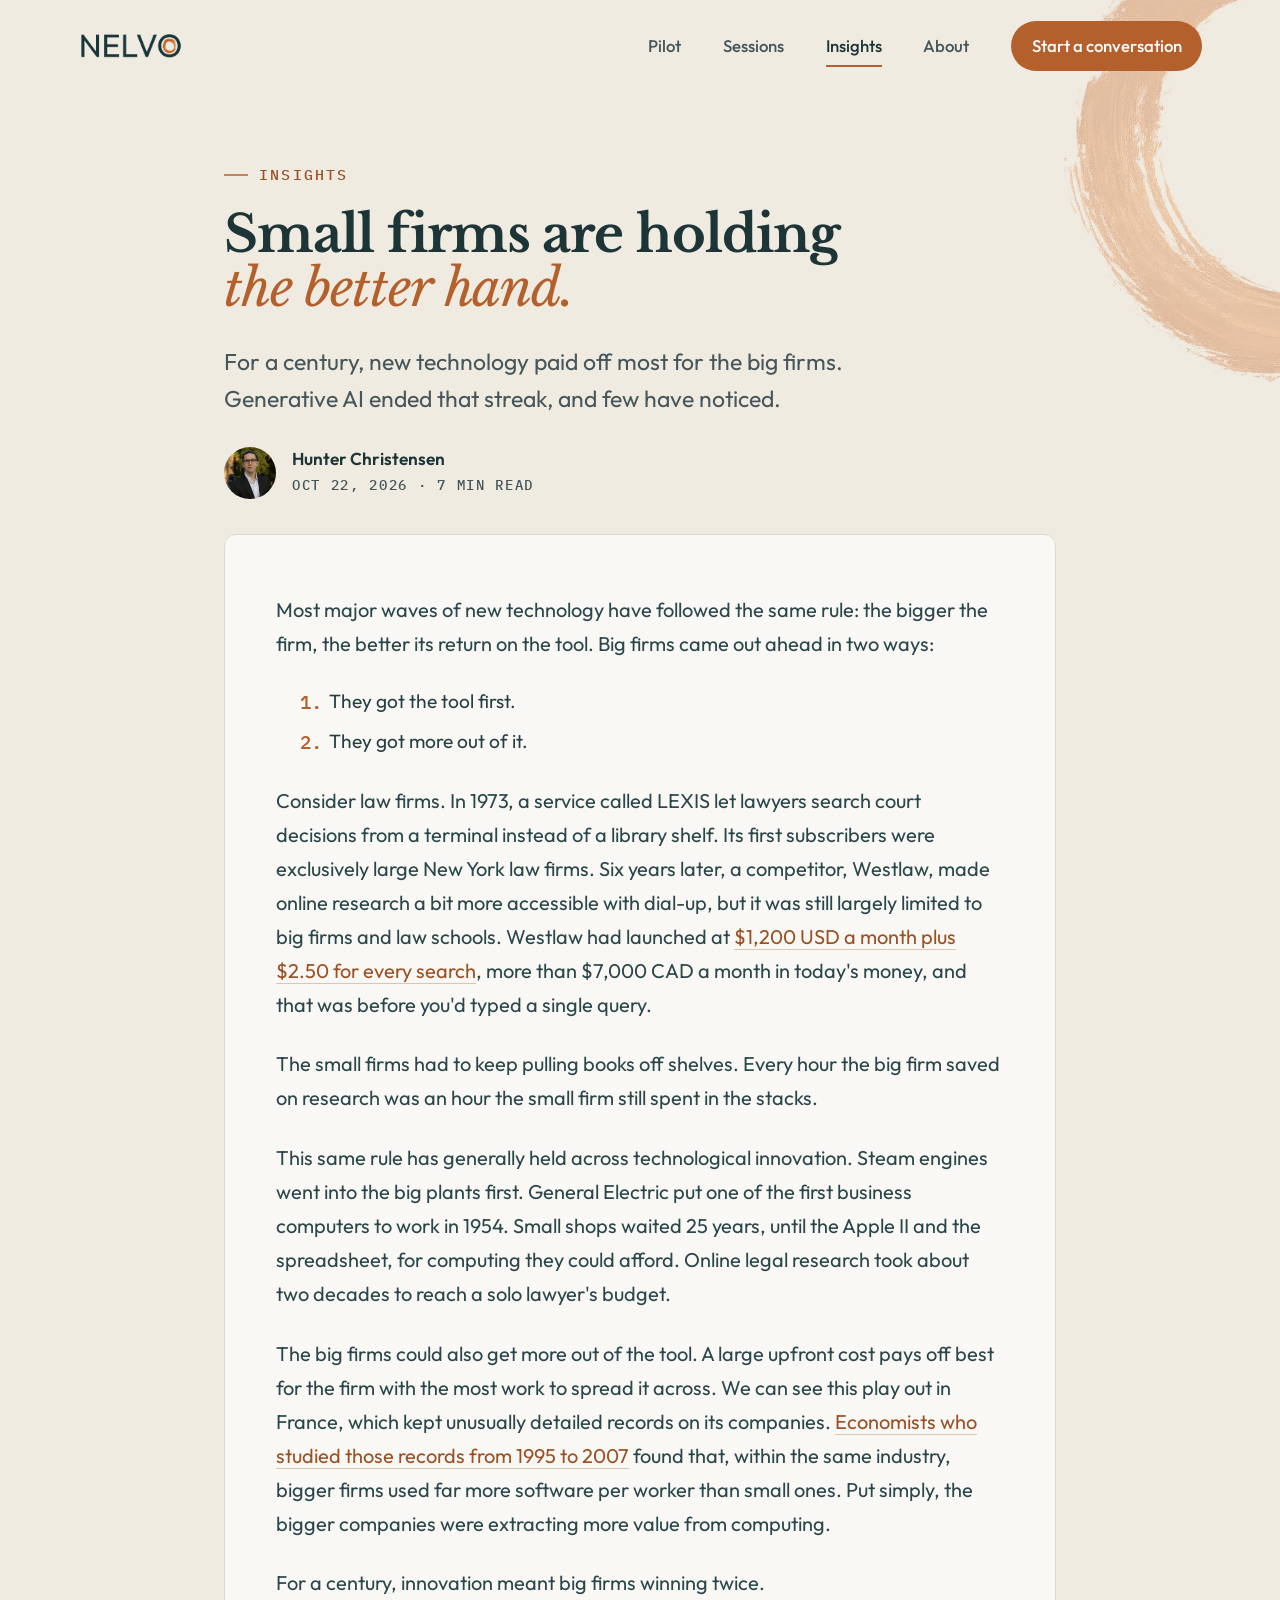
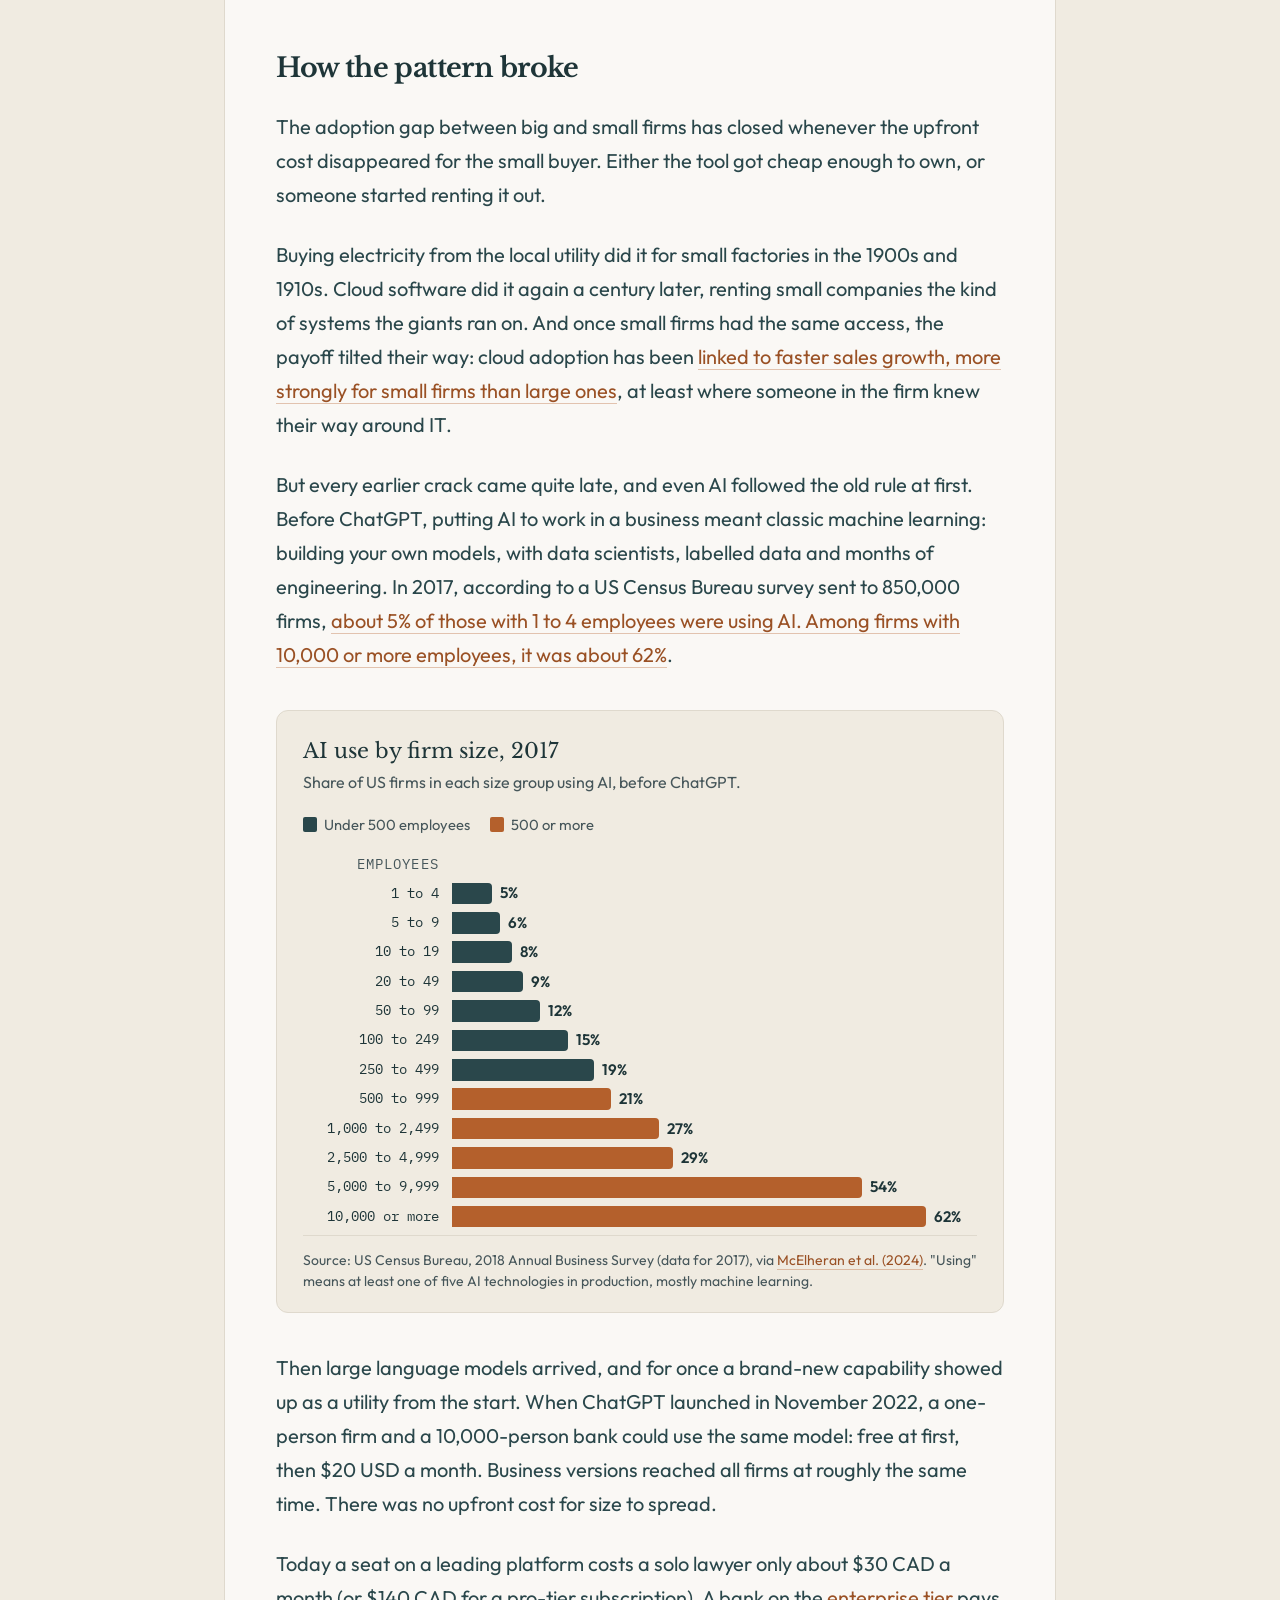
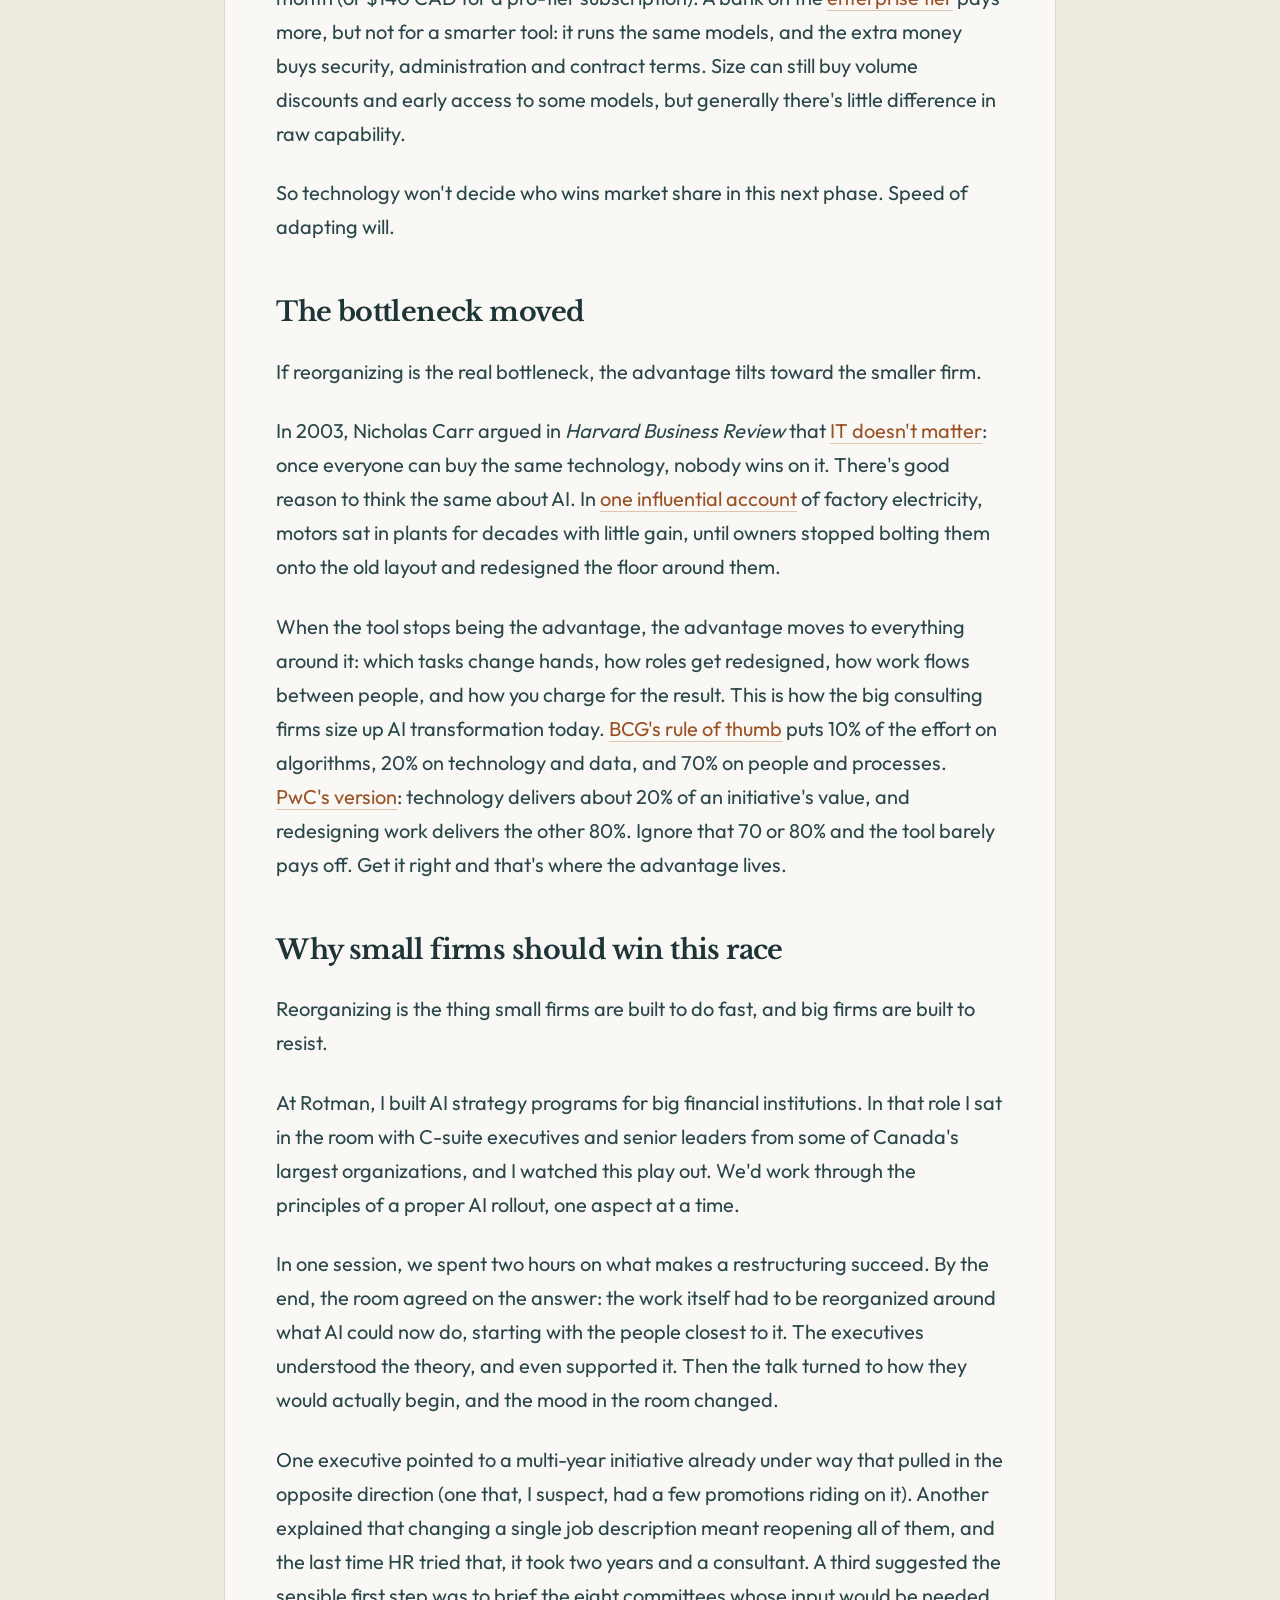
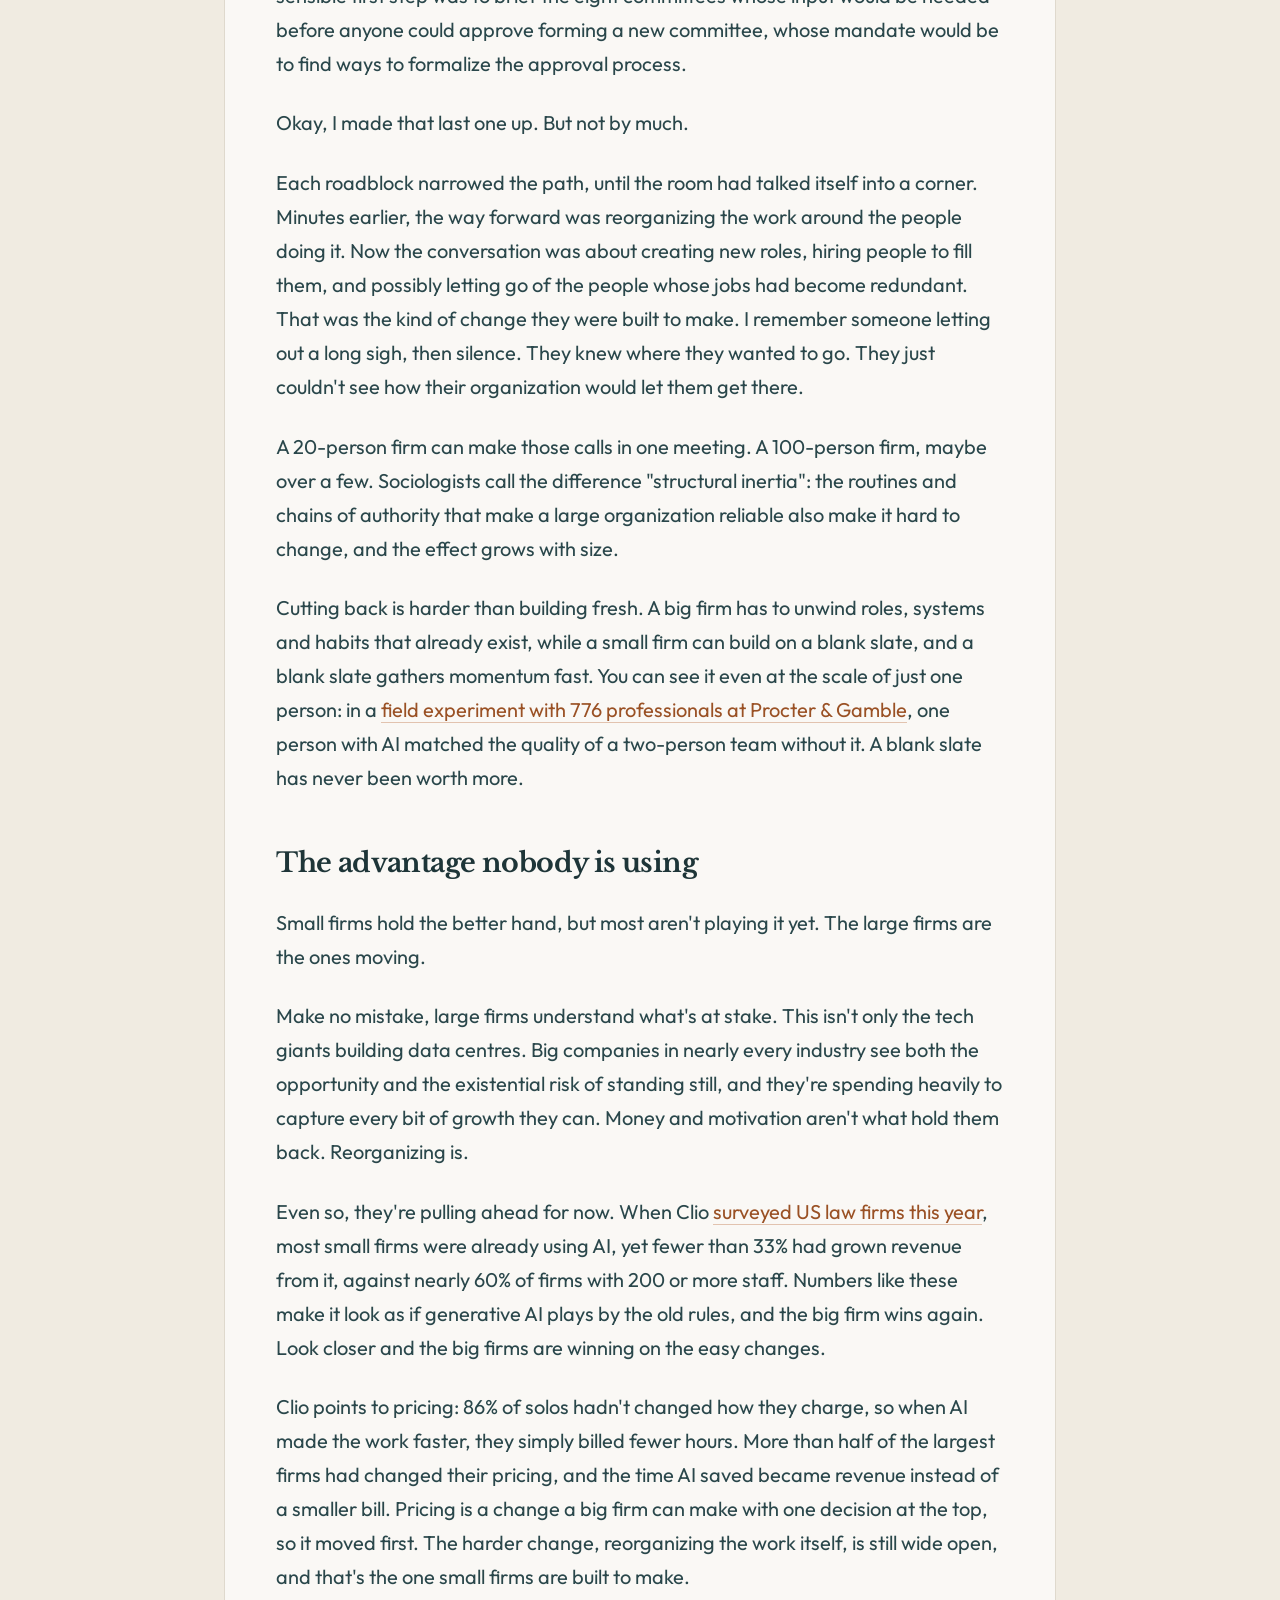
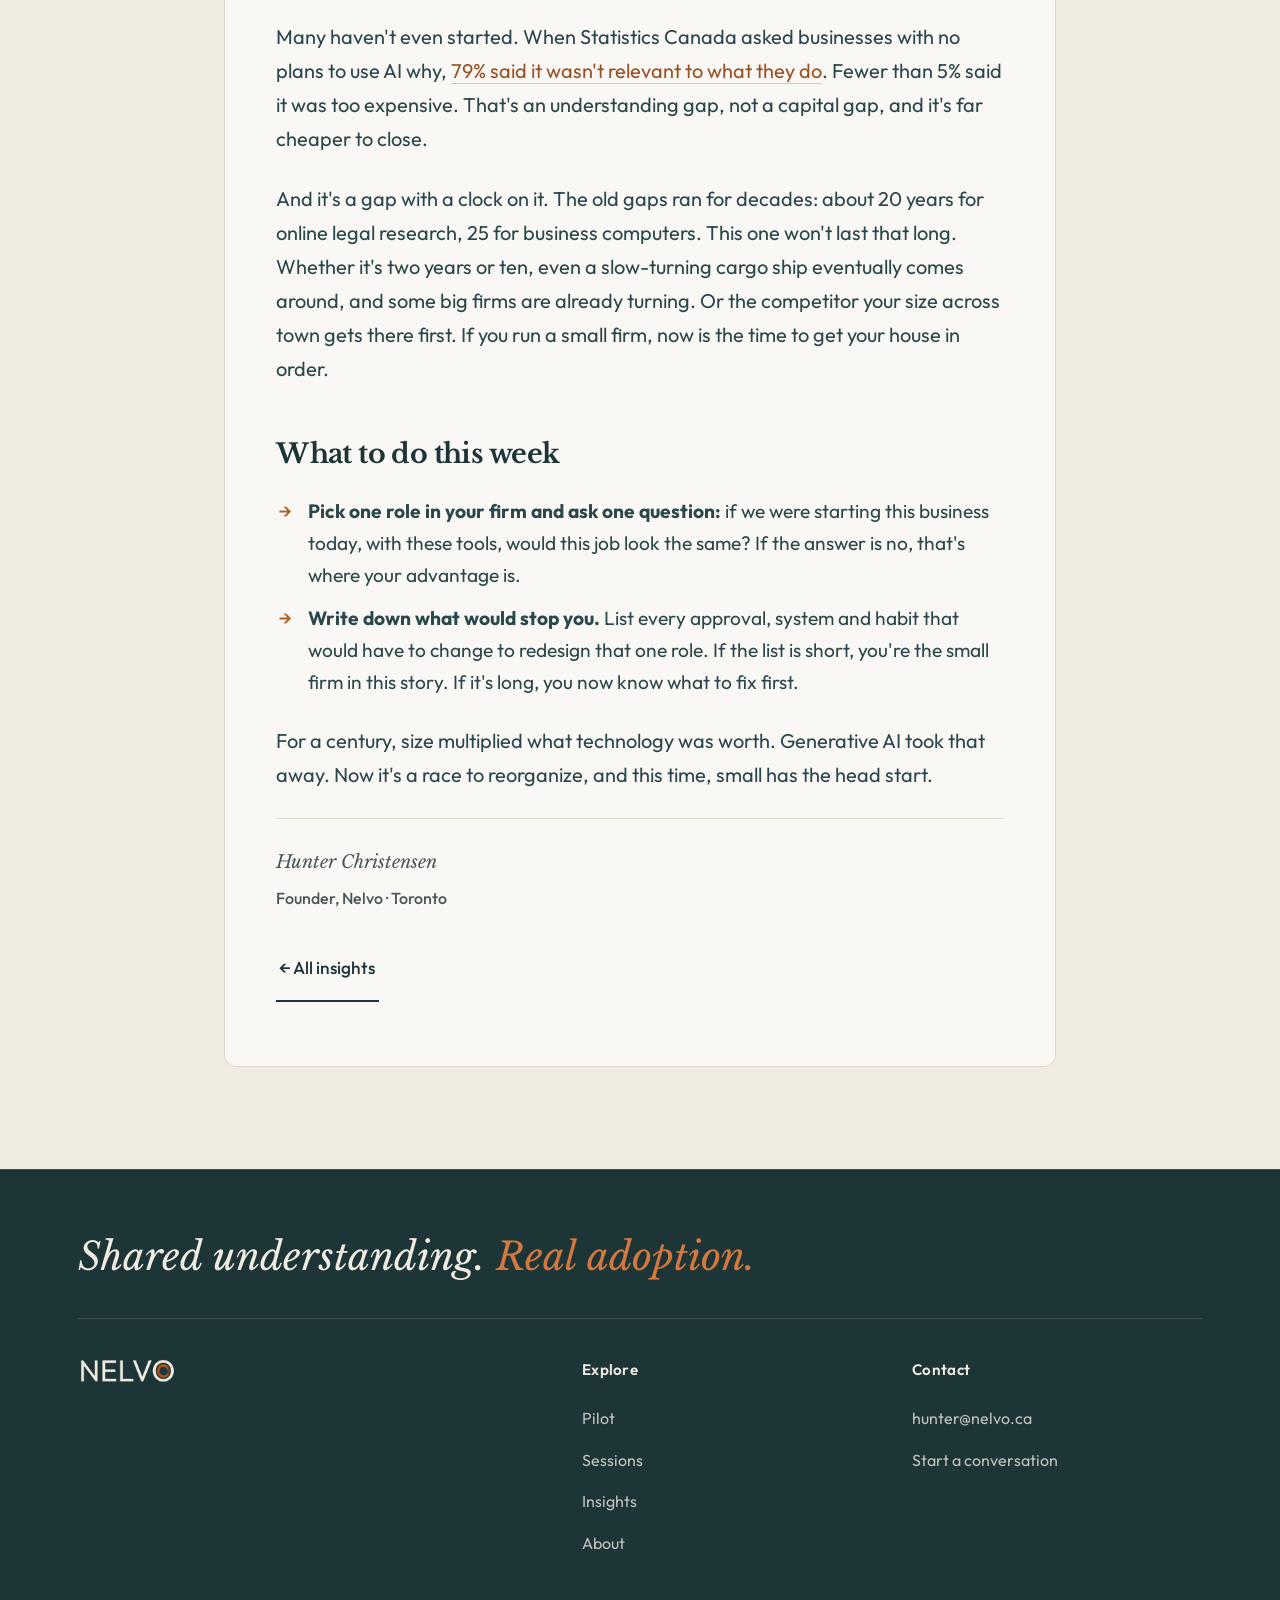
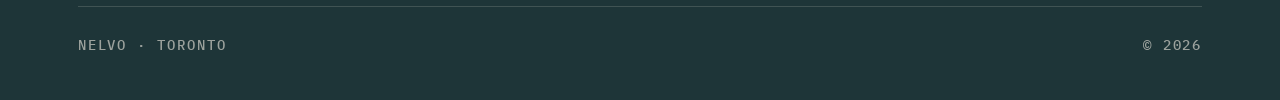
<file: insights-small-firms-better-hand.html>
<!DOCTYPE html>
<html lang="en">
<head>
<meta charset="UTF-8">
<title>Small firms are holding the better hand · Nelvo</title>
<meta name="viewport" content="width=device-width, initial-scale=1">
<meta name="description" content="For a century, new technology paid off most for the big firms. Generative AI ended that streak, and few have noticed.">
<meta property="og:type" content="article">
<meta property="og:title" content="Small firms are holding the better hand">
<meta property="og:description" content="For a century, new technology paid off most for the big firms. Generative AI ended that streak, and few have noticed.">
<meta property="og:url" content="https://nelvo.ca/insights-small-firms-better-hand">
<meta property="og:site_name" content="Nelvo">
<meta property="og:image" content="https://nelvo.ca/resources/og-small-firms-better-hand.png">
<meta property="og:image:width" content="1200">
<meta property="og:image:height" content="630">
<meta property="og:image:alt" content="Small firms are holding the better hand. Insights by Hunter Christensen, nelvo.ca">
<meta name="twitter:card" content="summary_large_image">
<meta name="theme-color" content="#FAF8F5">
<link rel="icon" type="image/png" sizes="32x32" href="mini-logo-32x32.png?v=2">
<link rel="preconnect" href="https://fonts.googleapis.com">
<link rel="preconnect" href="https://fonts.gstatic.com" crossorigin>
<link href="https://fonts.googleapis.com/css2?family=IBM+Plex+Mono:wght@400;500&family=Libre+Baskerville:ital,wght@0,400;0,700;1,400&family=Outfit:wght@400;500;600;700&display=swap" rel="stylesheet">
<link rel="stylesheet" href="style.css">
<link rel="stylesheet" href="insights.css">
<style>
  .note-dek { margin-top: 1.1rem; max-width: 44ch; }
  .nchart { margin: 2.4rem 0; padding: 1.6rem 1.6rem 1.2rem; background: var(--surface); border: 1px solid var(--rule); border-radius: 12px; }
  .nchart-head { display: block; margin-bottom: 1.4rem; }
  .nchart-eyebrow { display: block; font-family: var(--mono); font-size: 0.875rem; letter-spacing: 0.12em; text-transform: uppercase; color: var(--terra); }
  .nchart-title { display: block; font-family: var(--display); font-size: 1.3rem; line-height: 1.35; color: var(--ink); }
  .nchart-sub { display: block; font-size: 1rem; color: var(--muted); margin-top: 0.25rem; }
  .nchart-row { display: grid; grid-template-columns: 11.5rem 1fr; column-gap: 1rem; align-items: center; margin-bottom: 1.1rem; }
  .nchart-lab b { display: block; font-weight: 600; font-size: 1rem; color: var(--ink); }
  .nchart-lab span { display: block; font-size: 0.9rem; color: var(--faint); }
  .nchart-track { display: flex; align-items: center; gap: 0.7rem; height: 2.1rem; }
  .nchart-bar { height: 100%; min-width: 4px; border-radius: 0 4px 4px 0; flex: none; }
  .nchart-old { background: var(--ink-2); }
  .nchart-new { background: var(--terra); }
  .nchart-val { font-weight: 600; font-size: 1.05rem; color: var(--ink); white-space: nowrap; }
  .nchart-src { margin-top: 0.4rem; padding-top: 0.9rem; border-top: 1px solid var(--rule); font-size: 0.875rem !important; line-height: 1.5 !important; color: var(--muted) !important; }
  @media (max-width: 640px) { .nchart { padding: 1.2rem 1rem 1rem; } .nchart-row { grid-template-columns: 1fr; row-gap: 0.4rem; } }
  .st-key { display: flex; flex-wrap: wrap; gap: 0.4rem 1.2rem; margin: -0.4rem 0 1rem; font-size: 0.92rem; color: var(--muted); }
  .st-key span { display: inline-flex; align-items: center; gap: 0.45rem; }
  .st-sw { display: inline-block; width: 0.9rem; height: 0.9rem; border-radius: 2px; }
  .st-row { display: grid; grid-template-columns: 8.5rem 1fr; column-gap: 0.8rem; align-items: center; margin-bottom: 0.35rem; }
  .st-lab { font-family: var(--mono); font-size: 0.875rem; color: var(--ink); text-align: right; white-space: nowrap; }
  .st-track { height: 1.35rem; gap: 0.5rem; }
  .st-track .nchart-val { font-size: 0.95rem; }
  .st-axis { margin: 0 0 0.3rem; width: 8.5rem; text-align: right; font-size: 0.875rem; color: var(--muted); font-family: var(--mono); text-transform: uppercase; letter-spacing: 0.08em; }
  @media (max-width: 640px) { .st-row { grid-template-columns: 8rem 1fr; } .st-axis { width: 8rem; } .st-lab { font-size: 0.875rem; } }
  .note-prose ol { display: grid; gap: 0.5rem; counter-reset: n; padding: 0 0 0 1.5rem; }
  .note-prose ol li { counter-increment: n; list-style: none; position: relative; padding-left: 1.8rem; font-size: 1.2rem; font-weight: 400; line-height: 1.66; color: #253F43; }
  .note-prose ol li::before { content: counter(n) "."; position: absolute; left: 0; color: var(--terra); font-family: var(--mono); font-weight: 500; }
</style>

</head>
<body class="notes post-page">
<a class="skip" href="#main">Skip to content</a>

<nav class="nav">
  <div class="nav-inner">
    <a href="index.html" class="nav-logo"><img src="logo-dark.png" alt="Nelvo"></a>
    <div class="nav-links">
      <a href="pilot.html">Pilot</a>
      <a href="sessions.html">Sessions</a>
      <a href="insights.html" class="active" aria-current="true">Insights</a>
      <a href="about.html">About</a>
      <a href="index.html#contact" class="btn-nav">Start a conversation</a>
    </div>
    <button class="burger" aria-label="Menu" aria-expanded="false"><span></span><span></span><span></span></button>
  </div>
</nav>
<div class="menu-overlay">
  <a href="index.html">Home</a>
  <a href="pilot.html">Pilot</a>
  <a href="sessions.html">Sessions</a>
  <a href="insights.html">Insights</a>
  <a href="about.html">About</a>
  <a href="index.html#contact">Start a conversation</a>
  <span class="mono-note">hunter@nelvo.ca · Toronto</span>
</div>

<main id="main">

<!-- ARTICLE HERO -->
<header class="phero phero-tight note-hero">
  <div class="phero-enso enso" data-spin="0.014" aria-hidden="true"><img src="nelvo-enso-textured.webp" alt=""></div>
  <div class="wrap">
    <span class="eyebrow">Insights</span>
    <h1 class="h1">Small firms are holding<br><em>the better hand.</em></h1>
    <p class="lede note-dek">For a century, new technology paid off most for the big firms. Generative AI ended that streak, and few have noticed.</p>
    <div class="note-author">
      <img src="Hunter_profile_photo.jpg" alt="Hunter Christensen">
      <div>
        <div class="na-name">Hunter Christensen</div>
        <div class="na-meta">Oct 22, 2026 · 7 min read</div>
      </div>
    </div>
  </div>
</header>

<!-- ARTICLE BODY -->
<section class="sec note-body">
  <div class="wrap">
    <div class="note-sheet"><div class="note-prose">
      <p>Most major waves of new technology have followed the same rule: the bigger the firm, the better its return on the tool. Big firms came out ahead in two ways:</p>
      <ol>
        <li>They got the tool first.</li>
        <li>They got more out of it.</li>
      </ol>
      <p>Consider law firms. In 1973, a service called LEXIS let lawyers search court decisions from a terminal instead of a library shelf. Its first subscribers were exclusively large New York law firms. Six years later, a competitor, Westlaw, made online research a bit more accessible with dial-up, but it was still largely limited to big firms and law schools. Westlaw had launched at <a href="https://librarycollections.law.umn.edu/documents/William_Voedisch_An_Early_History_of_Westlaw_2015.pdf" target="_blank" rel="noopener">$1,200 USD a month plus $2.50 for every search</a>, more than $7,000 CAD a month in today's money, and that was before you'd typed a single query.</p>
      <p>The small firms had to keep pulling books off shelves. Every hour the big firm saved on research was an hour the small firm still spent in the stacks.</p>
      <p>This same rule has generally held across technological innovation. Steam engines went into the big plants first. General Electric put one of the first business computers to work in 1954. Small shops waited 25 years, until the Apple II and the spreadsheet, for computing they could afford. Online legal research took about two decades to reach a solo lawyer's budget.</p>
      <p>The big firms could also get more out of the tool. A large upfront cost pays off best for the firm with the most work to spread it across. We can see this play out in France, which kept unusually detailed records on its companies. <a href="https://www.aeaweb.org/articles?id=10.1257/aer.20220522" target="_blank" rel="noopener">Economists who studied those records from 1995 to 2007</a> found that, within the same industry, bigger firms used far more software per worker than small ones. Put simply, the bigger companies were extracting more value from computing.</p>
      <p>For a century, innovation meant big firms winning twice.</p>
      <h2>How the pattern broke</h2>
      <p>The adoption gap between big and small firms has closed whenever the upfront cost disappeared for the small buyer. Either the tool got cheap enough to own, or someone started renting it out.</p>
      <p>Buying electricity from the local utility did it for small factories in the 1900s and 1910s. Cloud software did it again a century later, renting small companies the kind of systems the giants ran on. And once small firms had the same access, the payoff tilted their way: cloud adoption has been <a href="https://arxiv.org/abs/2409.17035" target="_blank" rel="noopener">linked to faster sales growth, more strongly for small firms than large ones</a>, at least where someone in the firm knew their way around IT.</p>
      <p>But every earlier crack came quite late, and even AI followed the old rule at first. Before ChatGPT, putting AI to work in a business meant classic machine learning: building your own models, with data scientists, labelled data and months of engineering. In 2017, according to a US Census Bureau survey sent to 850,000 firms, <a href="https://www.nber.org/papers/w31788" target="_blank" rel="noopener">about 5% of those with 1 to 4 employees were using AI. Among firms with 10,000 or more employees, it was about 62%</a>.</p>
      <figure class="nchart nchart-steps" role="img" aria-label="Share of US firms in each size group using AI in 2017, by number of employees: 1 to 4, about 5 percent; 5 to 9, about 6 percent; 10 to 19, about 8 percent; 20 to 49, about 9 percent; 50 to 99, about 12 percent; 100 to 249, about 15 percent; 250 to 499, about 19 percent; 500 to 999, about 21 percent; 1,000 to 2,499, about 27 percent; 2,500 to 4,999, about 29 percent; 5,000 to 9,999, about 54 percent; 10,000 or more, about 62 percent.">
        <figcaption class="nchart-head">
          <span class="nchart-title">AI use by firm size, 2017</span>
          <span class="nchart-sub">Share of US firms in each size group using AI, before ChatGPT.</span>
        </figcaption>
        <div class="st-key"><span><i class="st-sw nchart-old"></i>Under 500 employees</span><span><i class="st-sw nchart-new"></i>500 or more</span></div>
        <div class="st-axis">Employees</div>
        <div class="st-row" title="About 5% of US firms with 1 to 4 employees were using at least one AI-related technology in 2017.">
          <div class="st-lab">1 to 4</div>
          <div class="nchart-track st-track"><div class="nchart-bar nchart-old" style="width:calc((100% - 3.2rem) * 0.0848)"></div><div class="nchart-val">5%</div></div>
        </div>
        <div class="st-row" title="About 6% of US firms with 5 to 9 employees were using at least one AI-related technology in 2017.">
          <div class="st-lab">5 to 9</div>
          <div class="nchart-track st-track"><div class="nchart-bar nchart-old" style="width:calc((100% - 3.2rem) * 0.1024)"></div><div class="nchart-val">6%</div></div>
        </div>
        <div class="st-row" title="About 8% of US firms with 10 to 19 employees were using at least one AI-related technology in 2017.">
          <div class="st-lab">10 to 19</div>
          <div class="nchart-track st-track"><div class="nchart-bar nchart-old" style="width:calc((100% - 3.2rem) * 0.1280)"></div><div class="nchart-val">8%</div></div>
        </div>
        <div class="st-row" title="About 9% of US firms with 20 to 49 employees were using at least one AI-related technology in 2017.">
          <div class="st-lab">20 to 49</div>
          <div class="nchart-track st-track"><div class="nchart-bar nchart-old" style="width:calc((100% - 3.2rem) * 0.1504)"></div><div class="nchart-val">9%</div></div>
        </div>
        <div class="st-row" title="About 12% of US firms with 50 to 99 employees were using at least one AI-related technology in 2017.">
          <div class="st-lab">50 to 99</div>
          <div class="nchart-track st-track"><div class="nchart-bar nchart-old" style="width:calc((100% - 3.2rem) * 0.1856)"></div><div class="nchart-val">12%</div></div>
        </div>
        <div class="st-row" title="About 15% of US firms with 100 to 249 employees were using at least one AI-related technology in 2017.">
          <div class="st-lab">100 to 249</div>
          <div class="nchart-track st-track"><div class="nchart-bar nchart-old" style="width:calc((100% - 3.2rem) * 0.2464)"></div><div class="nchart-val">15%</div></div>
        </div>
        <div class="st-row" title="About 19% of US firms with 250 to 499 employees were using at least one AI-related technology in 2017.">
          <div class="st-lab">250 to 499</div>
          <div class="nchart-track st-track"><div class="nchart-bar nchart-old" style="width:calc((100% - 3.2rem) * 0.2992)"></div><div class="nchart-val">19%</div></div>
        </div>
        <div class="st-row" title="About 21% of US firms with 500 to 999 employees were using at least one AI-related technology in 2017.">
          <div class="st-lab">500 to 999</div>
          <div class="nchart-track st-track"><div class="nchart-bar nchart-new" style="width:calc((100% - 3.2rem) * 0.3360)"></div><div class="nchart-val">21%</div></div>
        </div>
        <div class="st-row" title="About 27% of US firms with 1,000 to 2,499 employees were using at least one AI-related technology in 2017.">
          <div class="st-lab">1,000 to 2,499</div>
          <div class="nchart-track st-track"><div class="nchart-bar nchart-new" style="width:calc((100% - 3.2rem) * 0.4368)"></div><div class="nchart-val">27%</div></div>
        </div>
        <div class="st-row" title="About 29% of US firms with 2,500 to 4,999 employees were using at least one AI-related technology in 2017.">
          <div class="st-lab">2,500 to 4,999</div>
          <div class="nchart-track st-track"><div class="nchart-bar nchart-new" style="width:calc((100% - 3.2rem) * 0.4672)"></div><div class="nchart-val">29%</div></div>
        </div>
        <div class="st-row" title="About 54% of US firms with 5,000 to 9,999 employees were using at least one AI-related technology in 2017.">
          <div class="st-lab">5,000 to 9,999</div>
          <div class="nchart-track st-track"><div class="nchart-bar nchart-new" style="width:calc((100% - 3.2rem) * 0.8656)"></div><div class="nchart-val">54%</div></div>
        </div>
        <div class="st-row" title="About 62% of US firms with 10,000 or more employees were using at least one AI-related technology in 2017.">
          <div class="st-lab">10,000 or more</div>
          <div class="nchart-track st-track"><div class="nchart-bar nchart-new" style="width:calc((100% - 3.2rem) * 1.0000)"></div><div class="nchart-val">62%</div></div>
        </div>
        <p class="nchart-src">Source: US Census Bureau, 2018 Annual Business Survey (data for 2017), via <a href="https://www.nber.org/papers/w31788" target="_blank" rel="noopener">McElheran et al. (2024)</a>. "Using" means at least one of five AI technologies in production, mostly machine learning.</p>
      </figure>
      <p>Then large language models arrived, and for once a brand-new capability showed up as a utility from the start. When ChatGPT launched in November 2022, a one-person firm and a 10,000-person bank could use the same model: free at first, then $20 USD a month. Business versions reached all firms at roughly the same time. There was no upfront cost for size to spread.</p>
      <p>Today a seat on a leading platform costs a solo lawyer only about $30 CAD a month (or $140 CAD for a pro-tier subscription). A bank on the <a href="https://claude.com/pricing" target="_blank" rel="noopener">enterprise tier</a> pays more, but not for a smarter tool: it runs the same models, and the extra money buys security, administration and contract terms. Size can still buy volume discounts and early access to some models, but generally there's little difference in raw capability.</p>
      <p>So technology won't decide who wins market share in this next phase. Speed of adapting will.</p>
      <h2>The bottleneck moved</h2>
      <p>If reorganizing is the real bottleneck, the advantage tilts toward the smaller firm.</p>
      <p>In 2003, Nicholas Carr argued in <em>Harvard Business Review</em> that <a href="https://hbr.org/2003/05/it-doesnt-matter" target="_blank" rel="noopener">IT doesn't matter</a>: once everyone can buy the same technology, nobody wins on it. There's good reason to think the same about AI. In <a href="https://ideas.repec.org/a/aea/aecrev/v80y1990i2p355-61.html" target="_blank" rel="noopener">one influential account</a> of factory electricity, motors sat in plants for decades with little gain, until owners stopped bolting them onto the old layout and redesigned the floor around them.</p>
      <p>When the tool stops being the advantage, the advantage moves to everything around it: which tasks change hands, how roles get redesigned, how work flows between people, and how you charge for the result. This is how the big consulting firms size up AI transformation today. <a href="https://media-publications.bcg.com/The-Widening-AI-Value-Gap-Sept-2025.pdf" target="_blank" rel="noopener">BCG's rule of thumb</a> puts 10% of the effort on algorithms, 20% on technology and data, and 70% on people and processes. <a href="https://www.pwc.com.au/services/artificial-intelligence/2026-ai-business-predictions.html" target="_blank" rel="noopener">PwC's version</a>: technology delivers about 20% of an initiative's value, and redesigning work delivers the other 80%. Ignore that 70 or 80% and the tool barely pays off. Get it right and that's where the advantage lives.</p>
      <h2>Why small firms should win this race</h2>
      <p>Reorganizing is the thing small firms are built to do fast, and big firms are built to resist.</p>
      <p>At Rotman, I built AI strategy programs for big financial institutions. In that role I sat in the room with C-suite executives and senior leaders from some of Canada's largest organizations, and I watched this play out. We'd work through the principles of a proper AI rollout, one aspect at a time.</p>
      <p>In one session, we spent two hours on what makes a restructuring succeed. By the end, the room agreed on the answer: the work itself had to be reorganized around what AI could now do, starting with the people closest to it. The executives understood the theory, and even supported it. Then the talk turned to how they would actually begin, and the mood in the room changed.</p>
      <p>One executive pointed to a multi-year initiative already under way that pulled in the opposite direction (one that, I suspect, had a few promotions riding on it). Another explained that changing a single job description meant reopening all of them, and the last time HR tried that, it took two years and a consultant. A third suggested the sensible first step was to brief the eight committees whose input would be needed before anyone could approve forming a new committee, whose mandate would be to find ways to formalize the approval process.</p>
      <p>Okay, I made that last one up. But not by much.</p>
      <p>Each roadblock narrowed the path, until the room had talked itself into a corner. Minutes earlier, the way forward was reorganizing the work around the people doing it. Now the conversation was about creating new roles, hiring people to fill them, and possibly letting go of the people whose jobs had become redundant. That was the kind of change they were built to make. I remember someone letting out a long sigh, then silence. They knew where they wanted to go. They just couldn't see how their organization would let them get there.</p>
      <p>A 20-person firm can make those calls in one meeting. A 100-person firm, maybe over a few. Sociologists call the difference "structural inertia": the routines and chains of authority that make a large organization reliable also make it hard to change, and the effect grows with size.</p>
      <p>Cutting back is harder than building fresh. A big firm has to unwind roles, systems and habits that already exist, while a small firm can build on a blank slate, and a blank slate gathers momentum fast. You can see it even at the scale of just one person: in a <a href="https://www.nber.org/papers/w33641" target="_blank" rel="noopener">field experiment with 776 professionals at Procter &amp; Gamble</a>, one person with AI matched the quality of a two-person team without it. A blank slate has never been worth more.</p>
      <h2>The advantage nobody is using</h2>
      <p>Small firms hold the better hand, but most aren't playing it yet. The large firms are the ones moving.</p>
      <p>Make no mistake, large firms understand what's at stake. This isn't only the tech giants building data centres. Big companies in nearly every industry see both the opportunity and the existential risk of standing still, and they're spending heavily to capture every bit of growth they can. Money and motivation aren't what hold them back. Reorganizing is.</p>
      <p>Even so, they're pulling ahead for now. When Clio <a href="https://www.clio.com/about/press/2026-solo-small-firm-report/" target="_blank" rel="noopener">surveyed US law firms this year</a>, most small firms were already using AI, yet fewer than 33% had grown revenue from it, against nearly 60% of firms with 200 or more staff. Numbers like these make it look as if generative AI plays by the old rules, and the big firm wins again. Look closer and the big firms are winning on the easy changes.</p>
      <p>Clio points to pricing: 86% of solos hadn't changed how they charge, so when AI made the work faster, they simply billed fewer hours. More than half of the largest firms had changed their pricing, and the time AI saved became revenue instead of a smaller bill. Pricing is a change a big firm can make with one decision at the top, so it moved first. The harder change, reorganizing the work itself, is still wide open, and that's the one small firms are built to make.</p>
      <p>Many haven't even started. When Statistics Canada asked businesses with no plans to use AI why, <a href="https://www150.statcan.gc.ca/n1/daily-quotidien/260831/dq260831a-eng.htm" target="_blank" rel="noopener">79% said it wasn't relevant to what they do</a>. Fewer than 5% said it was too expensive. That's an understanding gap, not a capital gap, and it's far cheaper to close.</p>
      <p>And it's a gap with a clock on it. The old gaps ran for decades: about 20 years for online legal research, 25 for business computers. This one won't last that long. Whether it's two years or ten, even a slow-turning cargo ship eventually comes around, and some big firms are already turning. Or the competitor your size across town gets there first. If you run a small firm, now is the time to get your house in order.</p>
      <h2>What to do this week</h2>
      <ul>
        <li><strong>Pick one role in your firm and ask one question:</strong> if we were starting this business today, with these tools, would this job look the same? If the answer is no, that's where your advantage is.</li>
        <li><strong>Write down what would stop you.</strong> List every approval, system and habit that would have to change to redesign that one role. If the list is short, you're the small firm in this story. If it's long, you now know what to fix first.</li>
      </ul>
      <p>For a century, size multiplied what technology was worth. Generative AI took that away. Now it's a race to reorganize, and this time, small has the head start.</p>

      <div class="note-sig">
        <span class="serif-note">Hunter Christensen</span>
        <span class="mono-note">Founder, Nelvo · Toronto</span>
      </div>

      <a href="insights.html" class="btn-ghost note-back">← All insights</a>
    </div></div>
  </div>
</section>

</main>

<!-- FOOTER -->
<footer class="foot">
  <div class="wrap">
    <p class="foot-slogan">Shared understanding. <em>Real adoption.</em></p>
    <div class="foot-grid">
      <div class="foot-brand">
        <img src="logo-light.png" alt="Nelvo">
      </div>
      <div>
        <h4>Explore</h4>
        <ul>
          <li><a href="pilot.html">Pilot</a></li>
          <li><a href="sessions.html">Sessions</a></li>
          <li><a href="insights.html">Insights</a></li>
          <li><a href="about.html">About</a></li>
        </ul>
      </div>
      <div>
        <h4>Contact</h4>
        <ul>
          <li><a href="mailto:hunter@nelvo.ca">hunter@nelvo.ca</a></li>
          <li><a href="index.html#contact">Start a conversation</a></li>
        </ul>
      </div>
    </div>
    <div class="foot-base">
      <span>Nelvo · Toronto</span>
      <span>© 2026</span>
    </div>
  </div>
</footer>

<script src="main.js"></script>
</body>
</html>
</file>
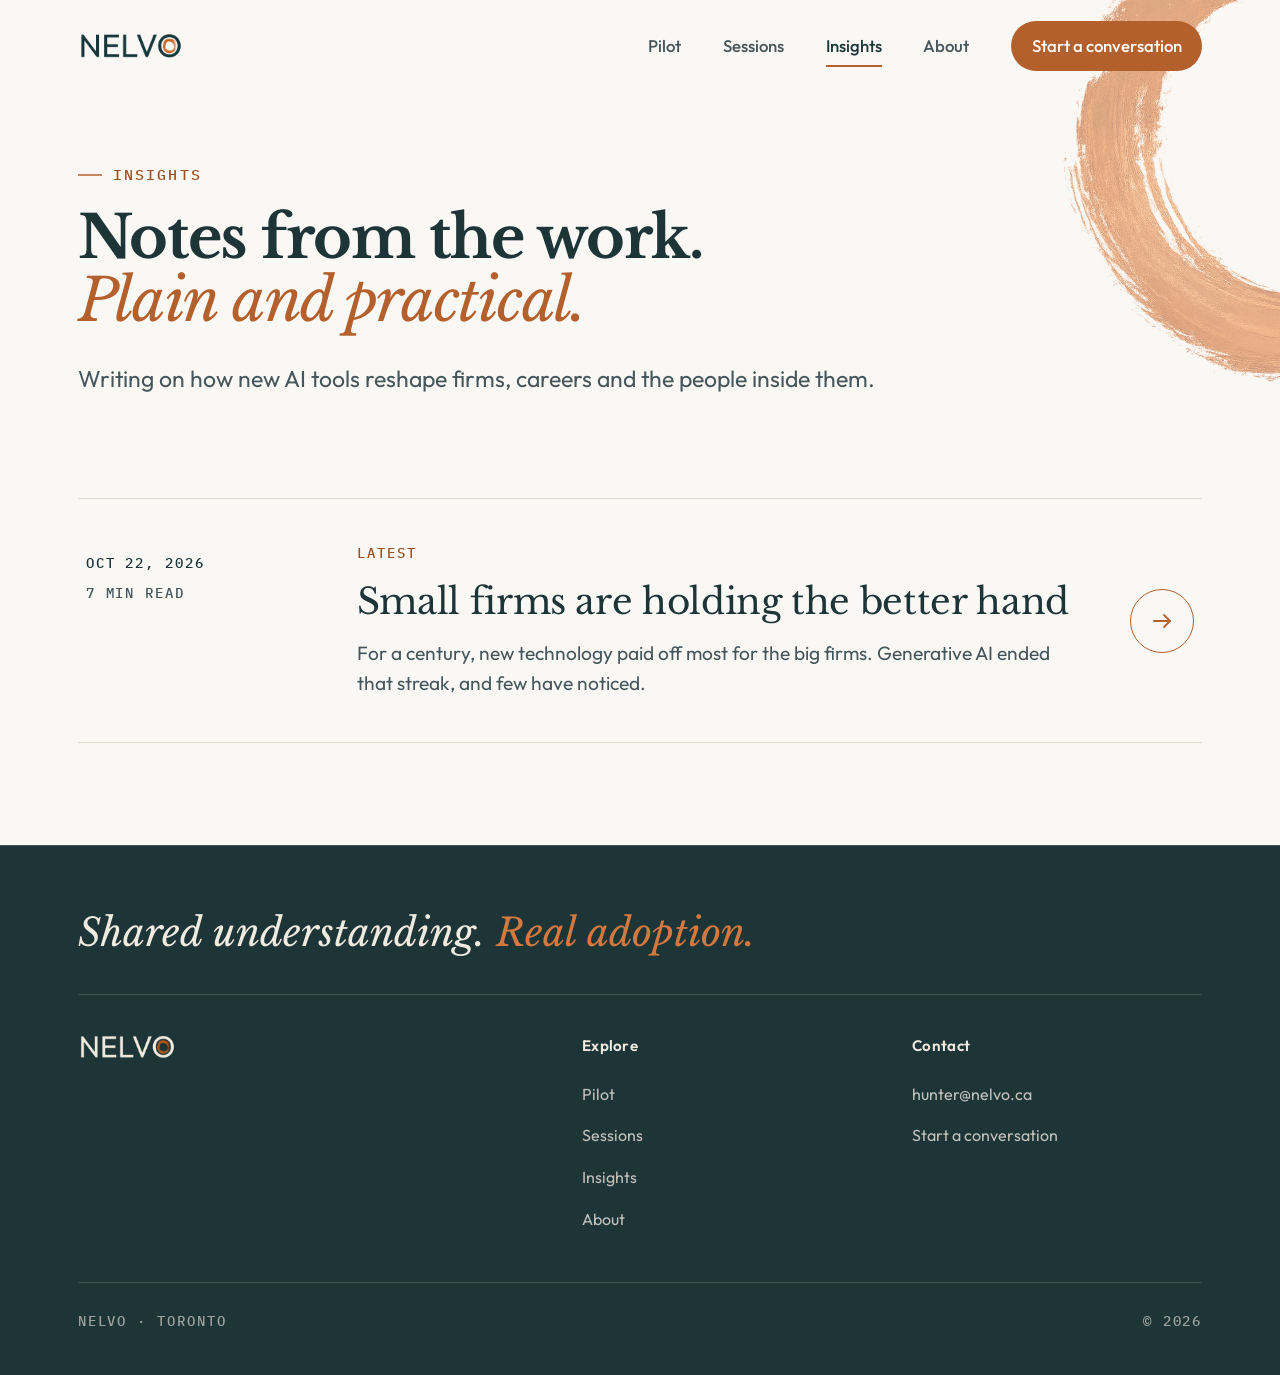
<file: insights.html>
<!DOCTYPE html>
<html lang="en">
<head>
<meta charset="UTF-8">
<title>Insights · Nelvo</title>
<meta name="viewport" content="width=device-width, initial-scale=1">
<meta name="description" content="Writing on how new AI tools reshape firms, careers and the people inside them. By Hunter Christensen.">
<meta property="og:type" content="website">
<meta property="og:title" content="Insights · Nelvo">
<meta property="og:description" content="Writing on how new AI tools reshape firms, careers and the people inside them. By Hunter Christensen.">
<meta property="og:url" content="https://nelvo.ca/insights">
<meta property="og:site_name" content="Nelvo">
<meta property="og:image" content="https://nelvo.ca/resources/og-image.png?v=8">
<meta property="og:image:width" content="1200">
<meta property="og:image:height" content="630">
<meta name="twitter:card" content="summary_large_image">
<meta name="theme-color" content="#FAF8F5">
<link rel="icon" type="image/png" sizes="32x32" href="mini-logo-32x32.png?v=2">
<link rel="preconnect" href="https://fonts.googleapis.com">
<link rel="preconnect" href="https://fonts.gstatic.com" crossorigin>
<link href="https://fonts.googleapis.com/css2?family=IBM+Plex+Mono:wght@400;500&family=Libre+Baskerville:ital,wght@0,400;0,700;1,400&family=Outfit:wght@400;500;600;700&display=swap" rel="stylesheet">
<link rel="stylesheet" href="style.css">
<link rel="stylesheet" href="insights.css?v=20261019">
</head>
<body class="notes">
<a class="skip" href="#main">Skip to content</a>

<nav class="nav">
  <div class="nav-inner">
    <a href="index.html" class="nav-logo"><img src="logo-dark.png" alt="Nelvo"></a>
    <div class="nav-links">
      <a href="pilot.html">Pilot</a>
      <a href="sessions.html">Sessions</a>
      <a href="insights.html" class="active" aria-current="page">Insights</a>
      <a href="about.html">About</a>
      <a href="index.html#contact" class="btn-nav">Start a conversation</a>
    </div>
    <button class="burger" aria-label="Menu" aria-expanded="false"><span></span><span></span><span></span></button>
  </div>
</nav>
<div class="menu-overlay">
  <a href="index.html">Home</a>
  <a href="pilot.html">Pilot</a>
  <a href="sessions.html">Sessions</a>
  <a href="insights.html" aria-current="page">Insights</a>
  <a href="about.html">About</a>
  <a href="index.html#contact">Start a conversation</a>
  <span class="mono-note">hunter@nelvo.ca · Toronto</span>
</div>

<main id="main">

<!-- PAGE HERO -->
<header class="phero phero-tight">
  <div class="phero-enso enso" data-spin="0.014" aria-hidden="true"><img src="nelvo-enso-textured.webp" alt=""></div>
  <div class="wrap">
    <span class="eyebrow">Insights</span>
    <h1 class="h1">Notes from the work.<br><em>Plain and practical.</em></h1>
    <p class="lede notes-intro">Writing on how new AI tools reshape firms, careers and the people inside them.</p>
  </div>
</header>

<!-- THE LIST -->
<section class="sec sec-tight">
  <div class="wrap">
    <div class="notes-list rv in">
      <article class="note-row">
        <div class="nr-meta"><span class="nr-date">Oct 22, 2026</span><span class="nr-read">7 min read</span></div>
        <div class="nr-body">
          <span class="nr-tag">Latest</span>
          <h2>Small firms are holding the better hand</h2>
          <p>For a century, new technology paid off most for the big firms. Generative AI ended that streak, and few have noticed.</p>
        </div>
        <span class="arr" aria-hidden="true"><svg width="24" height="24" viewBox="0 0 24 24" fill="none" stroke="currentColor" stroke-width="1.8" stroke-linecap="round" stroke-linejoin="round"><path d="M4 12h16"/><path d="M14 6l6 6-6 6"/></svg></span>
        <a class="cover" href="insights-small-firms-better-hand.html" aria-label="Read: Small firms are holding the better hand"></a>
      </article>

    </div>
  </div>
</section>

</main>

<!-- FOOTER -->
<footer class="foot">
  <div class="wrap">
    <p class="foot-slogan">Shared understanding. <em>Real adoption.</em></p>
    <div class="foot-grid">
      <div class="foot-brand">
        <img src="logo-light.png" alt="Nelvo">
      </div>
      <div>
        <h4>Explore</h4>
        <ul>
          <li><a href="pilot.html">Pilot</a></li>
          <li><a href="sessions.html">Sessions</a></li>
          <li><a href="insights.html">Insights</a></li>
          <li><a href="about.html">About</a></li>
        </ul>
      </div>
      <div>
        <h4>Contact</h4>
        <ul>
          <li><a href="mailto:hunter@nelvo.ca">hunter@nelvo.ca</a></li>
          <li><a href="index.html#contact">Start a conversation</a></li>
        </ul>
      </div>
    </div>
    <div class="foot-base">
      <span>Nelvo · Toronto</span>
      <span>© 2026</span>
    </div>
  </div>
</footer>

<script src="main.js"></script>
</body>
</html>
</file>
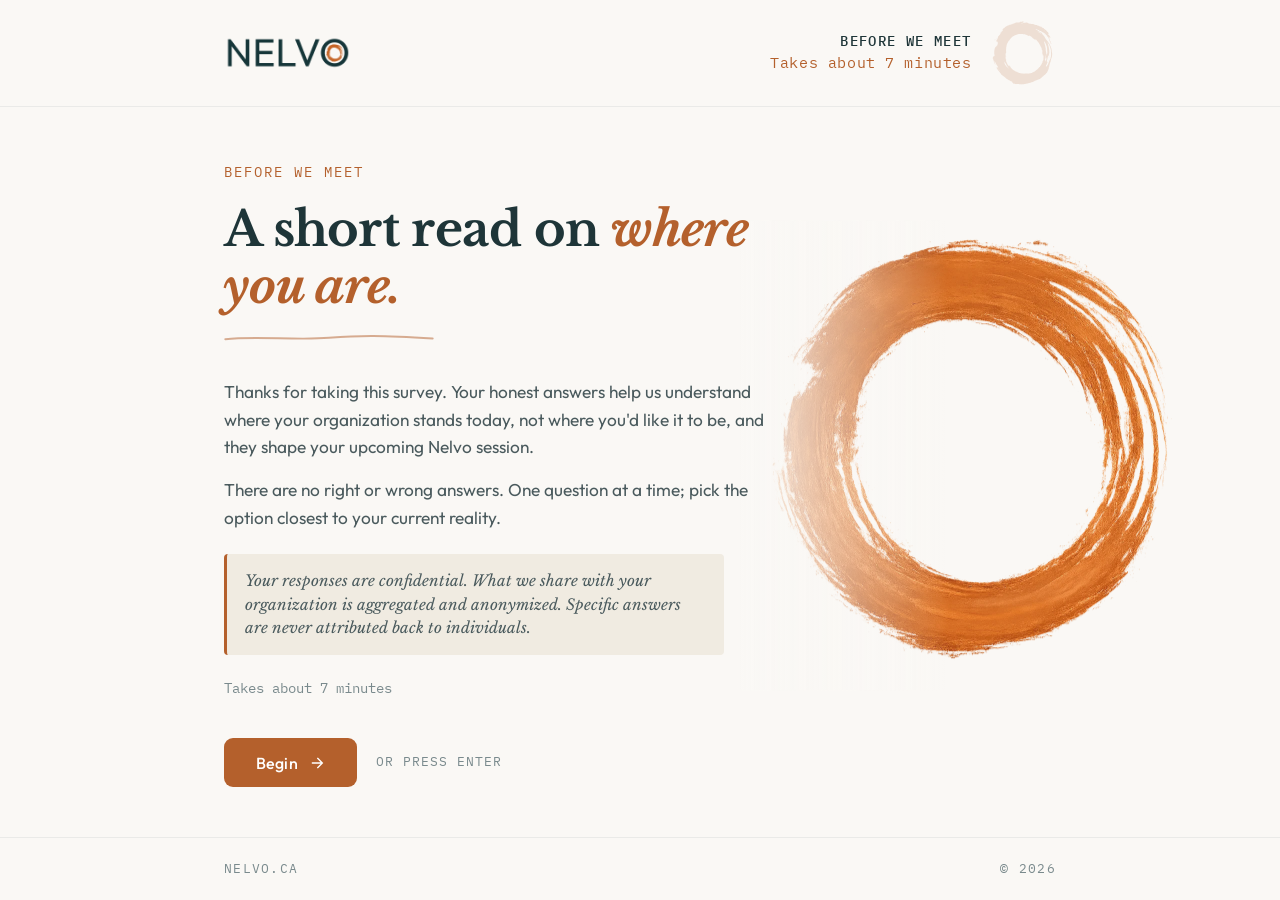
<file: introduction-survey.html>
<!DOCTYPE html>
<html lang="en">
<head>
<meta charset="UTF-8">
<title>Introduction Survey · Nelvo</title>
<meta name="viewport" content="width=device-width, initial-scale=1">
<meta name="description" content="A short survey to help shape your upcoming Nelvo session.">
<meta name="robots" content="noindex, nofollow">

<link rel="preconnect" href="https://fonts.googleapis.com">
<link rel="preconnect" href="https://fonts.gstatic.com" crossorigin>
<link href="https://fonts.googleapis.com/css2?family=IBM+Plex+Mono:wght@400;500;700&family=Libre+Baskerville:ital,wght@0,400;0,700;1,400&family=Outfit:wght@300;400;500;600&display=swap" rel="stylesheet">

<style>
  :root {
    --teal: #1E3538;
    --teal-2: #2A474B;
    --terra: #B4602C;
    --terra-2: #9A5125;
    --bg: #FAF8F5;
    --cream: #F0EBE1;
    --rule: rgba(30, 53, 56, 0.14);
    --rule-soft: rgba(30, 53, 56, 0.07);
    --muted: #4a5a5d;
    --light: #7a8a8d;
    --h: 'Libre Baskerville', Georgia, serif;
    --s: 'Outfit', sans-serif;
    --m: 'IBM Plex Mono', monospace;
    --rail: 104px;
    --rail-gap: 1.5rem;
  }

  * { margin: 0; padding: 0; box-sizing: border-box; }

  html { height: 100%; }

  body {
    font-family: var(--s);
    color: var(--teal);
    background: var(--bg);
    line-height: 1.6;
    -webkit-font-smoothing: antialiased;
    min-height: 100svh;
    display: flex;
    flex-direction: column;
  }

  a { color: inherit; text-decoration: none; }
  img { max-width: 100%; display: block; }

  h1, h2 {
    font-family: var(--h);
    font-weight: 700;
    line-height: 1.18;
    letter-spacing: -0.015em;
  }

  /* ── ambient ensō watermark on question screens ── */
  .page-enso {
    position: fixed;
    right: -7rem;
    bottom: -7rem;
    width: 30rem;
    height: 30rem;
    background: url('./nelvo-enso.svg') no-repeat center / contain;
    opacity: 0.055;
    pointer-events: none;
    z-index: 0;
  }
  body.on-welcome .page-enso { display: none; }

  /* ───────────────────────── CHROME ───────────────────────── */

  .chrome {
    position: sticky;
    top: 0;
    z-index: 10;
    background: var(--bg);
    border-bottom: 1px solid var(--rule-soft);
  }
  .chrome-inner {
    max-width: 880px;
    margin: 0 auto;
    padding: 1.25rem 1.5rem;
    display: flex;
    align-items: center;
    justify-content: space-between;
    gap: 1rem;
  }
  .site-logo img { height: 36px; width: auto; }

  .progress-cluster {
    display: flex;
    align-items: center;
    gap: 1.15rem;
  }
  .part-label {
    font-family: var(--m);
    font-size: 0.92rem;
    color: var(--light);
    letter-spacing: 0.04em;
    text-align: right;
    line-height: 1.55;
  }
  .part-label strong {
    display: block;
    color: var(--teal);
    font-weight: 500;
    text-transform: uppercase;
    letter-spacing: 0.1em;
    font-size: 0.86rem;
  }
  .part-label .count { color: var(--terra); }

  .enso-progress {
    position: relative;
    width: 66px;
    height: 66px;
    flex: none;
  }
  .enso-progress .track,
  .enso-progress .fill {
    position: absolute;
    inset: 0;
    background: url('./nelvo-enso.svg') no-repeat center / contain;
  }
  .enso-progress .track { opacity: 0.16; }
  @property --p {
    syntax: '<number>';
    inherits: false;
    initial-value: 0;
  }
  .enso-progress .fill {
    --p: 0;
    -webkit-mask-image: conic-gradient(from 0deg, #000 calc(var(--p) * 1turn), transparent calc(var(--p) * 1turn));
    mask-image: conic-gradient(from 0deg, #000 calc(var(--p) * 1turn), transparent calc(var(--p) * 1turn));
    transition: --p 0.5s cubic-bezier(0.4, 0, 0.2, 1);
  }

  /* ───────────────────────── STAGE ───────────────────────── */

  .stage {
    flex: 1;
    display: flex;
    flex-direction: column;
    width: 100%;
    max-width: 880px;
    margin: 0 auto;
    padding: 0 1.5rem;
    position: relative;
    z-index: 1;
  }

  form { display: flex; flex-direction: column; flex: 1; }

  .step {
    display: none;
    flex: 1;
    flex-direction: column;
    justify-content: center;
    padding: 2.5rem 0 2.25rem;
    min-height: calc(100svh - 175px);
  }
  .step.active { display: flex; }

  @keyframes rise {
    from { opacity: 0; transform: translateY(14px); }
    to   { opacity: 1; transform: translateY(0); }
  }
  .step.active .anim {
    opacity: 0;
    animation: rise 0.45s cubic-bezier(0.22, 0.9, 0.3, 1) forwards;
  }
  .step.active .anim:nth-child(1) { animation-delay: 0.02s; }
  .step.active .anim:nth-child(2) { animation-delay: 0.08s; }
  .step.active .anim:nth-child(3) { animation-delay: 0.14s; }
  .step.active .anim:nth-child(4) { animation-delay: 0.20s; }
  .step.active .anim:nth-child(5) { animation-delay: 0.26s; }
  .step.active .options .option,
  .step.active .tool-grid .tool-row {
    opacity: 0;
    animation: rise 0.4s cubic-bezier(0.22, 0.9, 0.3, 1) forwards;
  }
  .step.active .options .option:nth-child(1), .step.active .tool-grid .tool-row:nth-child(1) { animation-delay: 0.14s; }
  .step.active .options .option:nth-child(2), .step.active .tool-grid .tool-row:nth-child(2) { animation-delay: 0.19s; }
  .step.active .options .option:nth-child(3), .step.active .tool-grid .tool-row:nth-child(3) { animation-delay: 0.24s; }
  .step.active .options .option:nth-child(4), .step.active .tool-grid .tool-row:nth-child(4) { animation-delay: 0.29s; }
  .step.active .options .option:nth-child(5), .step.active .tool-grid .tool-row:nth-child(5) { animation-delay: 0.34s; }
  .step.active .options .option:nth-child(6), .step.active .tool-grid .tool-row:nth-child(6) { animation-delay: 0.39s; }
  .step.active .options .option:nth-child(7) { animation-delay: 0.44s; }
  .step.active .options .option:nth-child(8) { animation-delay: 0.49s; }
  .step.active .options .option:nth-child(9) { animation-delay: 0.54s; }

  @media (prefers-reduced-motion: reduce) {
    .step.active .anim,
    .step.active .options .option,
    .step.active .tool-grid .tool-row { animation: none; opacity: 1; }
    .enso-progress .fill { transition: none !important; }
  }

  /* ───────────────────────── WELCOME ───────────────────────── */

  .welcome { position: relative; }
  .welcome-enso {
    position: absolute;
    top: 50%;
    right: -150px;
    transform: translateY(-54%);
    width: 470px;
    height: 470px;
    background: url('./nelvo-enso-textured.webp') no-repeat center / contain;
    opacity: 0.95;
    pointer-events: none;
    z-index: -1;
  }
  .welcome-enso::after {
    content: '';
    position: absolute;
    inset: 0;
    background: linear-gradient(to right, var(--bg) 0%, rgba(250,248,245,0) 45%);
  }
  .mono-eyebrow {
    font-family: var(--m);
    font-size: 0.88rem;
    color: var(--terra);
    text-transform: uppercase;
    letter-spacing: 0.14em;
    display: block;
  }
  .welcome .mono-eyebrow { margin-bottom: 1.1rem; }
  .welcome h1 {
    font-size: clamp(2.1rem, 5.5vw, 3rem);
    margin-bottom: 0.9rem;
    max-width: 16ch;
  }
  .welcome h1 em { color: var(--terra); font-style: italic; }
  .brush-underline { width: 210px; height: 13px; margin: 0.2rem 0 1.6rem; }
  .welcome p {
    font-size: 1.08rem;
    color: var(--muted);
    margin-bottom: 0.95rem;
    max-width: 50ch;
  }
  .privacy-note {
    margin: 1.4rem 0 0;
    padding: 0.95rem 1.15rem;
    background: var(--cream);
    border-left: 3px solid var(--terra);
    border-radius: 4px;
    font-family: var(--h);
    font-style: italic;
    font-size: 0.95rem;
    color: var(--muted);
    line-height: 1.55;
    max-width: 50ch;
  }
  .welcome .timing {
    font-family: var(--m);
    font-size: 0.88rem;
    color: var(--light);
    margin: 1.4rem 0 0;
  }

  /* ───────────────────────── PART DIVIDERS ───────────────────────── */

  .divider {
    position: relative;
    background: var(--teal);
    border-radius: 18px;
    padding: 4.5rem 3.5rem;
    overflow: hidden;
  }
  .divider .div-enso {
    position: absolute;
    right: -110px;
    top: 50%;
    transform: translateY(-50%) rotate(-6deg);
    width: 440px;
    height: 440px;
    background: url('./nelvo-enso.svg') no-repeat center / contain;
    filter: brightness(0) invert(1);
    opacity: 0.07;
    pointer-events: none;
  }
  .divider .mono-eyebrow {
    color: #D4793E;
    margin-bottom: 1.2rem;
    font-size: 1.08rem;
    font-weight: 700;
  }
  .divider p strong {
    color: var(--cream);
    font-weight: 600;
    text-transform: uppercase;
    letter-spacing: 0.04em;
  }
  .divider h2 {
    color: var(--cream);
    font-size: clamp(1.9rem, 4.5vw, 2.6rem);
    margin-bottom: 1rem;
    max-width: 18ch;
  }
  .divider p {
    color: #8FA3A6;
    font-size: 1.08rem;
    line-height: 1.65;
    max-width: 46ch;
  }
  .div-list {
    list-style: none;
    margin-top: 1.1rem;
    display: grid;
    gap: 0.55rem;
  }
  .div-list li {
    display: flex;
    align-items: center;
    gap: 0.85rem;
    color: #8FA3A6;
    font-size: 1.05rem;
  }
  .div-list li .li-arrow {
    flex: none;
    position: relative;
    top: 1px;
  }
  .div-list li .n {
    font-family: var(--m);
    font-weight: 700;
    font-size: 1.15rem;
    color: #D4793E;
    min-width: 1.4ch;
    text-align: right;
  }
  .divider .step-foot { margin-top: 2.6rem; }
  .divider .back-btn {
    color: #8FA3A6;
    border-color: rgba(240, 235, 225, 0.25);
  }
  .divider .back-btn:hover { color: var(--cream); border-color: #D4793E; }
  .divider .key-hint { color: #8FA3A6; }
  @media (max-width: 640px) {
    .divider { padding: 2.75rem 1.75rem; }
    .divider .div-enso { width: 300px; right: -120px; opacity: 0.06; }
  }

  /* ───────────────────────── ABOUT YOU ───────────────────────── */

  .field { margin-bottom: 1.9rem; }
  .field-row {
    display: grid;
    grid-template-columns: 1fr;
    gap: 1.6rem;
    margin-bottom: 1.9rem;
  }
  @media (min-width: 640px) {
    .field-row { grid-template-columns: 1fr 1fr; gap: 2rem; }
  }
  .field-row .field { margin-bottom: 0; }
  .field > label {
    display: block;
    font-family: var(--m);
    font-size: 0.82rem;
    color: var(--muted);
    text-transform: uppercase;
    letter-spacing: 0.1em;
    margin-bottom: 0.55rem;
  }
  .field input[type=text],
  .field input[type=email] {
    width: 100%;
    padding: 0.5rem 0;
    border: none;
    border-bottom: 1px solid var(--rule);
    background: transparent;
    font-family: var(--h);
    font-size: 1.15rem;
    color: var(--teal);
    transition: border-color 0.18s ease;
  }
  .field input[type=text]:focus,
  .field input[type=email]:focus { outline: none; border-bottom-color: var(--terra); }

  .role-group {
    display: grid;
    grid-template-columns: 1fr;
    gap: 0.7rem;
    margin-top: 0.6rem;
  }
  @media (min-width: 640px) { .role-group { grid-template-columns: repeat(3, 1fr); } }
  .role-option {
    position: relative;
    display: flex;
    align-items: center;
    padding: 1.05rem 1.2rem 1.05rem 1.35rem;
    background: var(--cream);
    border-radius: 10px;
    cursor: pointer;
    transition: background 0.18s ease;
  }
  .role-option::before {
    content: '';
    position: absolute;
    left: 0; top: 0; bottom: 0;
    width: 3px;
    background: transparent;
    border-radius: 3px 0 0 3px;
    transition: background 0.18s ease;
  }
  .role-option:hover { background: #FFFDF9; }
  .role-option input { position: absolute; opacity: 0; pointer-events: none; }
  .role-option:has(input:checked) { background: #FFFDF9; }
  .role-option:has(input:checked)::before { background: var(--terra); }
  .role-option .label { font-size: 0.95rem; font-weight: 500; }
  .role-option:has(input:checked) .label { color: var(--terra-2); font-weight: 600; }

  /* ───────────────────────── QUESTION LAYOUT ───────────────────────── */

  .kicker {
    font-family: var(--h);
    font-style: italic;
    font-size: 1.02rem;
    color: var(--muted);
    margin-bottom: 1.5rem;
    max-width: 52ch;
    line-height: 1.55;
    padding-left: calc(var(--rail) + var(--rail-gap));
  }
  .q-head {
    display: grid;
    grid-template-columns: 1fr;
    gap: 0.6rem;
    margin-bottom: 1.3rem;
  }
  @media (min-width: 720px) {
    .q-head { grid-template-columns: var(--rail) 1fr; gap: var(--rail-gap); }
  }
  .q-anchor {
    font-family: var(--m);
    line-height: 1;
    padding-top: 0.3rem;
    display: flex;
    align-items: baseline;
    gap: 0.45rem;
  }
  @media (min-width: 720px) {
    .q-anchor {
      flex-direction: column;
      gap: 0.5rem;
      border-right: 1px solid var(--rule-soft);
      margin-right: 0;
      padding-right: 1.1rem;
      align-items: flex-end;
      text-align: right;
    }
  }
  .q-anchor .n {
    font-size: 2.3rem;
    font-weight: 700;
    color: var(--terra);
    letter-spacing: -0.02em;
  }
  .q-anchor .of {
    font-size: 0.82rem;
    font-weight: 400;
    color: var(--light);
    letter-spacing: 0.04em;
  }
  .q-prompt {
    font-family: var(--h);
    font-weight: 700;
    font-size: clamp(1.25rem, 2.6vw, 1.5rem);
    color: var(--teal);
    line-height: 1.42;
    max-width: 34ch;
  }
  .q-note {
    font-family: var(--h);
    font-style: italic;
    font-size: 0.96rem;
    color: var(--light);
    margin: -0.6rem 0 1.15rem;
    line-height: 1.5;
  }
  .indent, .q-note, .options, .tool-grid, .textarea-field, .step-error, .step-foot {
    padding-left: 0;
  }
  @media (min-width: 720px) {
    .indent, .q-note, .options, .tool-grid, .textarea-field {
      padding-left: calc(var(--rail) + var(--rail-gap));
    }
    .q-head ~ .step-foot,
    .q-head ~ .step-error { margin-left: calc(var(--rail) + var(--rail-gap)); }
  }

  /* ───────────────────────── OPTIONS ───────────────────────── */

  .options { display: grid; gap: 0.3rem; }
  .option {
    display: grid;
    grid-template-columns: 28px 1fr;
    gap: 0.8rem;
    padding: 0.8rem 1.05rem 0.8rem 0.85rem;
    border-radius: 8px;
    border: 1px solid transparent;
    cursor: pointer;
    transition: transform 0.16s ease, background 0.16s ease, border-color 0.16s ease;
    align-items: start;
    position: relative;
  }
  .option:hover {
    background: #FFFDF9;
    border-color: var(--rule-soft);
    transform: translateX(4px);
  }
  .option input[type=radio],
  .option input[type=checkbox] { position: absolute; opacity: 0; pointer-events: none; }

  .option .num {
    font-family: var(--m);
    font-size: 0.95rem;
    color: var(--terra);
    font-weight: 500;
    line-height: 1.55;
    transition: color 0.16s ease;
  }
  .option .body {
    font-size: 0.99rem;
    color: var(--muted);
    line-height: 1.55;
  }
  .option .body strong {
    color: var(--teal);
    font-weight: 600;
    font-family: var(--s);
  }
  .option:has(input:focus-visible) {
    border-color: rgba(180, 96, 44, 0.6);
    background: #FFFDF9;
  }
  .pill:has(input:focus-visible),
  .role-option:has(input:focus-visible) {
    outline: 2px solid rgba(180, 96, 44, 0.5);
    outline-offset: 2px;
  }
  .option:has(input:checked) {
    background: #FFFDF9;
    border-color: rgba(180, 96, 44, 0.45);
  }
  .option:has(input:checked) .body strong { color: var(--terra-2); }
  .option:has(input:checked) .num { color: var(--terra-2); font-weight: 700; }

  /* custom marks for unnumbered options: radio dot / check square */
  .mark {
    width: 19px;
    height: 19px;
    margin-top: 3px;
    justify-self: center;
    border: 1.5px solid var(--rule);
    border-radius: 50%;
    position: relative;
    transition: background 0.16s ease, border-color 0.16s ease;
  }
  .mark.sq { border-radius: 6px; }
  .option:has(input:checked) .mark {
    background: var(--terra);
    border-color: var(--terra);
  }
  .mark::after {
    content: '';
    position: absolute;
    opacity: 0;
    transition: opacity 0.16s ease;
  }
  .mark:not(.sq)::after {
    inset: 5px;
    border-radius: 50%;
    background: #fff;
  }
  .mark.sq::after {
    left: 5px; top: 2px;
    width: 5px; height: 9px;
    border: solid #fff;
    border-width: 0 2px 2px 0;
    transform: rotate(42deg);
  }
  .option:has(input:checked) .mark::after { opacity: 1; }

  /* spectrum cue */
  .options.spectrum { position: relative; }
  .options.spectrum::before {
    content: '';
    position: absolute;
    top: 0.85rem;
    bottom: 0.85rem;
    left: -14px;
    width: 5px;
    border-radius: 5px;
    background: linear-gradient(to bottom, #B14A2C 0%, #C77A3F 25%, #CBA055 50%, #939E5C 75%, #6B8C5C 100%);
    opacity: 0.92;
    pointer-events: none;
  }
  @media (min-width: 720px) {
    .options.spectrum::before { left: calc(var(--rail) + var(--rail-gap) - 16px); }
  }

  .option .inline-text,
  .tool-row .inline-text {
    border: none;
    border-bottom: 1px solid var(--rule);
    background: transparent;
    font-family: var(--h);
    font-size: 0.95rem;
    color: var(--teal);
    padding: 0.15rem 0;
    margin-left: 0.4rem;
    min-width: 180px;
    display: inline-block;
    transition: border-color 0.18s ease;
  }
  .option .inline-text:focus,
  .tool-row .inline-text:focus { outline: none; border-bottom-color: var(--terra); }

  /* tools grid */
  .tool-grid { display: grid; gap: 0.45rem; }
  .tool-row {
    display: flex;
    align-items: center;
    justify-content: space-between;
    gap: 1rem;
    padding: 0.7rem 0.9rem 0.7rem 1.1rem;
    background: var(--cream);
    border-radius: 9px;
    flex-wrap: wrap;
  }
  .tool-name { font-size: 0.95rem; font-weight: 500; }
  .tool-name span { color: var(--light); font-weight: 400; font-size: 0.85rem; }
  .tool-pills { display: flex; gap: 0.45rem; }
  .pill {
    position: relative;
    font-family: var(--m);
    font-size: 0.78rem;
    text-transform: uppercase;
    letter-spacing: 0.08em;
    padding: 0.38rem 0.8rem;
    border: 1px solid var(--rule);
    border-radius: 999px;
    cursor: pointer;
    color: var(--muted);
    transition: background 0.15s ease, border-color 0.15s ease, color 0.15s ease;
    user-select: none;
  }
  .pill input { position: absolute; opacity: 0; pointer-events: none; }
  .pill:hover { border-color: var(--terra); color: var(--terra-2); }
  .pill:has(input:checked) { background: var(--terra); border-color: var(--terra); color: #fff; }

  .after-grid { margin-top: 0.7rem; }

  /* textarea */
  .textarea-field textarea {
    width: 100%;
    min-height: 130px;
    padding: 0.9rem 1rem;
    border: 1px solid var(--rule);
    border-radius: 8px;
    background: #FFFDF9;
    font-family: var(--h);
    font-size: 1rem;
    color: var(--teal);
    line-height: 1.55;
    resize: vertical;
    transition: border-color 0.18s ease;
  }
  .textarea-field textarea:focus { outline: none; border-color: var(--terra); }
  .textarea-field textarea::placeholder { color: var(--light); font-style: italic; }

  /* ───────────────────────── STEP FOOTER ───────────────────────── */

  .step-foot {
    display: flex;
    align-items: center;
    gap: 1.2rem;
    margin-top: 2.4rem;
  }
  .back-btn {
    background: none;
    border: 1px solid var(--rule);
    border-radius: 999px;
    padding: 0.55rem 1.15rem;
    font-family: var(--m);
    font-size: 0.8rem;
    color: var(--muted);
    text-transform: uppercase;
    letter-spacing: 0.08em;
    cursor: pointer;
    transition: color 0.15s ease, border-color 0.15s ease;
  }
  .back-btn:hover { color: var(--terra-2); border-color: var(--terra); }
  .step-foot .spacer { flex: 1; }
  .btn {
    display: inline-flex;
    align-items: center;
    gap: 0.7rem;
    padding: 0.9rem 2rem;
    background: var(--terra);
    color: #fff;
    border: none;
    border-radius: 9px;
    font-family: var(--s);
    font-size: 1rem;
    font-weight: 500;
    letter-spacing: 0.01em;
    cursor: pointer;
    transition: background 0.15s ease, transform 0.1s ease;
  }
  .btn:hover:not(:disabled) { background: var(--terra-2); }
  .btn:active:not(:disabled) { transform: translateY(1px); }
  .btn:disabled { opacity: 0.55; cursor: not-allowed; }
  .key-hint {
    font-family: var(--m);
    font-size: 0.8rem;
    color: var(--light);
    text-transform: uppercase;
    letter-spacing: 0.08em;
  }

  .step-error {
    margin-top: 1.1rem;
    padding: 0.85rem 1.1rem;
    background: #FBEAE1;
    border-left: 3px solid var(--terra);
    border-radius: 6px;
    font-size: 0.92rem;
    color: var(--teal);
    display: none;
  }
  .step-error.show { display: block; }

  /* ───────────────────────── DONE ───────────────────────── */

  #done {
    display: none;
    flex: 1;
    flex-direction: column;
    justify-content: center;
    padding: 3rem 0;
    position: relative;
  }
  #done.show { display: flex; }
  #done h1 { font-size: 2.3rem; margin-bottom: 1.2rem; }
  #done h1 em { color: var(--terra); font-style: italic; }
  #done p { font-size: 1.08rem; color: var(--muted); margin-bottom: 0.85rem; max-width: 54ch; }
  #done .mono-eyebrow { margin-bottom: 1.1rem; }
  .done-photo {
    position: relative;
    margin: 2.5rem calc(50% - 50vw) 0;
    height: clamp(320px, 52vh, 540px);
    overflow: hidden;
  }
  .done-photo img {
    width: 100%;
    height: 100%;
    object-fit: cover;
    object-position: center 30%;
    display: block;
    filter: saturate(0.92);
  }
  .done-photo::before {
    content: '';
    position: absolute;
    inset: 0;
    z-index: 1;
    pointer-events: none;
    background:
      linear-gradient(to bottom, var(--bg) 0%, rgba(250, 248, 245, 0.35) 20%, transparent 48%),
      linear-gradient(to top, var(--bg) 0%, rgba(250, 248, 245, 0.2) 10%, transparent 24%),
      linear-gradient(to right, rgba(250, 248, 245, 0.55) 0%, transparent 26%);
  }
  @media (max-width: 640px) {
    .done-photo { height: 300px; margin-top: 1.8rem; }
  }

  /* ───────────────────────── FOOTER ───────────────────────── */

  footer {
    border-top: 1px solid var(--rule-soft);
    padding: 1.3rem 0;
    position: relative;
    z-index: 1;
  }
  footer .chrome-inner {
    padding-top: 0; padding-bottom: 0;
    font-family: var(--m);
    font-size: 0.8rem;
    color: var(--light);
    text-transform: uppercase;
    letter-spacing: 0.1em;
  }
  footer a:hover { color: var(--terra); }

  /* ───────────────────────── MOBILE ───────────────────────── */

  @media (max-width: 719px) {
    .q-anchor .n { font-size: 1.5rem; }
    .kicker { padding-left: 0; }
  }
  @media (max-width: 640px) {
    .welcome-enso { display: none; }
    .page-enso { width: 20rem; height: 20rem; right: -6rem; bottom: -6rem; }
    .q-prompt { max-width: none; }
    .option .body { font-size: 0.94rem; }
    .option .inline-text { min-width: 130px; font-size: 0.92rem; }
    .part-label { font-size: 0.78rem; }
    .part-label strong { font-size: 0.74rem; }
    .enso-progress { width: 50px; height: 50px; }
    .step { min-height: calc(100svh - 150px); padding-top: 1.75rem; }
    .step-foot { flex-wrap: wrap; gap: 0.9rem; }
    .step-foot .key-hint { display: none; }
  }
</style>
</head>
<body class="on-welcome">

<div class="page-enso" aria-hidden="true"></div>

<header class="chrome">
  <div class="chrome-inner">
    <a href="https://nelvo.ca" class="site-logo"><img src="./logo-dark.png" alt="Nelvo"></a>
    <div class="progress-cluster">
      <div class="part-label">
        <strong id="part-name">Introduction Survey</strong>
        <span class="count" id="q-count">Before we meet</span>
      </div>
      <div class="enso-progress" aria-hidden="true">
        <div class="track"></div>
        <div class="fill" id="enso-fill"></div>
      </div>
    </div>
  </div>
</header>

<main class="stage">

  <form id="survey-form" novalidate>

    <!-- ── WELCOME ─────────────────────────────────────────── -->
    <section class="step active" data-part="Before we meet">
      <div class="welcome">
        <div class="welcome-enso" aria-hidden="true"></div>
        <span class="mono-eyebrow anim">Before we meet</span>
        <h1 class="anim">A short read on <em>where you are.</em></h1>
        <svg class="brush-underline anim" viewBox="0 0 320 14" fill="none" aria-hidden="true">
          <path d="M2 8 C48 3, 112 10, 160 6 S240 2, 318 7" stroke="#B4602C" stroke-width="3" stroke-linecap="round" opacity="0.5"/>
        </svg>
        <div class="anim">
          <p>Thanks for taking this survey. Your honest answers help us understand where your organization stands today, not where you'd like it to be, and they shape your upcoming Nelvo session.</p>
          <p>There are no right or wrong answers. One question at a time; pick the option closest to your current reality.</p>
          <div class="privacy-note">Your responses are confidential. What we share with your organization is aggregated and anonymized. Specific answers are never attributed back to individuals.</div>
          <p class="timing">Takes about 7 minutes</p>
        </div>
        <div class="step-foot anim">
          <button type="button" class="btn" data-next>Begin
            <svg width="16" height="16" viewBox="0 0 24 24" fill="none" stroke="currentColor" stroke-width="2" stroke-linecap="round"><path d="M5 12h14M13 5l7 7-7 7"/></svg>
          </button>
          <span class="key-hint">or press Enter</span>
        </div>
      </div>
    </section>

    <!-- ── ABOUT YOU ───────────────────────────────────────── -->
    <section class="step" data-part="About you" data-validate="about">
      <span class="mono-eyebrow anim" style="margin-bottom:1.1rem;">About you</span>
      <h2 class="anim" style="font-size:1.6rem; margin-bottom:2rem;">First, who's answering?</h2>
      <div class="anim">
        <div class="field-row">
          <div class="field">
            <label for="name">Name</label>
            <input type="text" id="name" name="name" autocomplete="name">
          </div>
          <div class="field">
            <label for="email">Email</label>
            <input type="email" id="email" name="email" autocomplete="email">
          </div>
        </div>
        <div class="field">
          <label for="organization">Organization</label>
          <input type="text" id="organization" name="organization" autocomplete="organization">
        </div>
        <div class="field" style="margin-bottom:0;">
          <label>Your role</label>
          <div class="role-group">
            <label class="role-option"><input type="radio" name="role" value="Senior Leadership"><span class="label">Senior Leadership</span></label>
            <label class="role-option"><input type="radio" name="role" value="Manager / Team Lead"><span class="label">Manager / Team Lead</span></label>
            <label class="role-option"><input type="radio" name="role" value="Individual Contributor"><span class="label">Individual Contributor</span></label>
          </div>
        </div>
      </div>
      <div class="step-error" role="alert"></div>
      <div class="step-foot anim">
        <button type="button" class="back-btn" data-back>&larr; Back</button>
        <span class="spacer"></span>
        <button type="button" class="btn" data-next>Continue
          <svg width="16" height="16" viewBox="0 0 24 24" fill="none" stroke="currentColor" stroke-width="2" stroke-linecap="round"><path d="M5 12h14M13 5l7 7-7 7"/></svg>
        </button>
        <span class="key-hint">or press Enter</span>
      </div>
    </section>

    <!-- ── PART ONE ────────────────────────────────────────── -->

    <section class="step" data-part="Part one · How things work today">
      <div class="divider anim">
        <div class="div-enso" aria-hidden="true"></div>
        <span class="mono-eyebrow">Part one of three</span>
        <h2>How things work today.</h2>
        <p><strong>Five questions</strong> about your organization:</p>
        <ul class="div-list">
          <li><svg class="li-arrow" width="14" height="14" viewBox="0 0 24 24" fill="none" stroke="#D4793E" stroke-width="2.2" stroke-linecap="round" aria-hidden="true"><path d="M5 12h14M13 5l7 7-7 7"/></svg><span class="n">2</span> on how things work in general</li>
          <li><svg class="li-arrow" width="14" height="14" viewBox="0 0 24 24" fill="none" stroke="#D4793E" stroke-width="2.2" stroke-linecap="round" aria-hidden="true"><path d="M5 12h14M13 5l7 7-7 7"/></svg><span class="n">3</span> about AI</li>
        </ul>
        <div class="step-foot">
          <button type="button" class="back-btn" data-back>&larr; Back</button>
          <span class="spacer"></span>
          <button type="button" class="btn" data-next>Start part one
            <svg width="16" height="16" viewBox="0 0 24 24" fill="none" stroke="currentColor" stroke-width="2" stroke-linecap="round"><path d="M5 12h14M13 5l7 7-7 7"/></svg>
          </button>
          <span class="key-hint">or press Enter</span>
        </div>
      </div>
    </section>

    <section class="step" data-part="Part one · How things work today" data-qnum="1" data-validate="radio:q1" data-auto>
      <div class="q-head anim">
        <span class="q-anchor"><span class="n">1</span><span class="of">of 18</span></span>
        <span class="q-prompt">When your organization introduces changes that affect how people work, how is that communicated?</span>
      </div>
      <div class="options spectrum">
        <label class="option"><input type="radio" name="q1" value="1"><span class="num">1.</span><span class="body"><strong>Not addressed.</strong> Changes happen with little advance notice. Details get figured out as things unfold.</span></label>
        <label class="option"><input type="radio" name="q1" value="2"><span class="num">2.</span><span class="body"><strong>Reactive.</strong> Changes get addressed, but usually after uncertainty has set in.</span></label>
        <label class="option"><input type="radio" name="q1" value="3"><span class="num">3.</span><span class="body"><strong>Announced.</strong> What's changing gets communicated before it lands, but not always why.</span></label>
        <label class="option"><input type="radio" name="q1" value="4"><span class="num">4.</span><span class="body"><strong>Proactive.</strong> The what and the why are communicated early, with a real chance for questions.</span></label>
        <label class="option"><input type="radio" name="q1" value="5"><span class="num">5.</span><span class="body"><strong>Two-way.</strong> Communication is early and clear, and team feedback shapes how changes roll out.</span></label>
      </div>
      <div class="step-error" role="alert"></div>
      <div class="step-foot anim">
        <button type="button" class="back-btn" data-back>&larr; Back</button>
        <span class="spacer"></span>
        <span class="key-hint">Select an option, or press 1 to 5</span>
      </div>
    </section>

    <section class="step" data-part="Part one · How things work today" data-qnum="2" data-validate="radio:q2" data-auto>
      <div class="q-head anim">
        <span class="q-anchor"><span class="n">2</span><span class="of">of 18</span></span>
        <span class="q-prompt">When new skills or new ways of working are needed, what does support look like?</span>
      </div>
      <div class="options spectrum">
        <label class="option"><input type="radio" name="q2" value="1"><span class="num">1.</span><span class="body"><strong>Self-directed.</strong> Everyone is expected to figure things out on their own time.</span></label>
        <label class="option"><input type="radio" name="q2" value="2"><span class="num">2.</span><span class="body"><strong>Encouraged but unprotected.</strong> Support exists in principle, but deadlines always win.</span></label>
        <label class="option"><input type="radio" name="q2" value="3"><span class="num">3.</span><span class="body"><strong>Occasional.</strong> Time or budget appears for priority initiatives, but inconsistently.</span></label>
        <label class="option"><input type="radio" name="q2" value="4"><span class="num">4.</span><span class="body"><strong>Resourced.</strong> Real space exists: dedicated time, budget, or structured support.</span></label>
        <label class="option"><input type="radio" name="q2" value="5"><span class="num">5.</span><span class="body"><strong>Invested.</strong> Learning is treated as production work: protected time, real budget, and recognition or reward for building new capabilities. What's learned feeds the next round of decisions.</span></label>
      </div>
      <div class="step-error" role="alert"></div>
      <div class="step-foot anim">
        <button type="button" class="back-btn" data-back>&larr; Back</button>
        <span class="spacer"></span>
        <span class="key-hint">Select an option, or press 1 to 5</span>
      </div>
    </section>

    <section class="step" data-part="Part one · How things work today" data-qnum="3" data-validate="radio:q3" data-auto>
      <p class="kicker anim">Now AI specifically. If AI hasn't started here yet, the first answer is the honest one.</p>
      <div class="q-head anim">
        <span class="q-anchor"><span class="n">3</span><span class="of">of 18</span></span>
        <span class="q-prompt">How would you describe your organization's direction on AI?</span>
      </div>
      <div class="options spectrum">
        <label class="option"><input type="radio" name="q3" value="1"><span class="num">1.</span><span class="body"><strong>Not started.</strong> AI hasn't been discussed in any meaningful way.</span></label>
        <label class="option"><input type="radio" name="q3" value="2"><span class="num">2.</span><span class="body"><strong>Watching.</strong> AI comes up in conversation, but there are no decisions or priorities yet.</span></label>
        <label class="option"><input type="radio" name="q3" value="3"><span class="num">3.</span><span class="body"><strong>Intentions.</strong> AI has been named a priority, but ask which business problem each AI effort is solving and you'd get different answers around the table.</span></label>
        <label class="option"><input type="radio" name="q3" value="4"><span class="num">4.</span><span class="body"><strong>Directed.</strong> Each AI effort targets a named business problem, and success was defined in numbers before it started.</span></label>
        <label class="option"><input type="radio" name="q3" value="5"><span class="num">5.</span><span class="body"><strong>Governed by results.</strong> Every initiative has targets and a measured baseline, the numbers get reviewed regularly, and at least one initiative has been scaled, changed, or stopped because of what they showed.</span></label>
      </div>
      <div class="step-error" role="alert"></div>
      <div class="step-foot anim">
        <button type="button" class="back-btn" data-back>&larr; Back</button>
        <span class="spacer"></span>
        <span class="key-hint">Select an option, or press 1 to 5</span>
      </div>
    </section>

    <section class="step" data-part="Part one · How things work today" data-qnum="4" data-validate="radio:q4" data-auto>
      <div class="q-head anim">
        <span class="q-anchor"><span class="n">4</span><span class="of">of 18</span></span>
        <span class="q-prompt">What commitment has been made about AI and people's roles?</span>
      </div>
      <div class="options spectrum">
        <label class="option"><input type="radio" name="q4" value="1"><span class="num">1.</span><span class="body"><strong>Nothing yet.</strong> AI and roles haven't been addressed.</span></label>
        <label class="option"><input type="radio" name="q4" value="2"><span class="num">2.</span><span class="body"><strong>Informal reassurance.</strong> Quiet assurances in one-on-ones, nothing public.</span></label>
        <label class="option"><input type="radio" name="q4" value="3"><span class="num">3.</span><span class="body"><strong>Public commitment.</strong> It's been said clearly, to everyone: AI is here to enhance people's work, not replace them.</span></label>
        <label class="option"><input type="radio" name="q4" value="4"><span class="num">4.</span><span class="body"><strong>Backed with resources.</strong> The commitment is public AND there's protected time or budget to learn AI.</span></label>
        <label class="option"><input type="radio" name="q4" value="5"><span class="num">5.</span><span class="body"><strong>Reinforced.</strong> The commitment gets repeated as AI work evolves. Experimenting openly and raising concerns is normal here.</span></label>
      </div>
      <div class="step-error" role="alert"></div>
      <div class="step-foot anim">
        <button type="button" class="back-btn" data-back>&larr; Back</button>
        <span class="spacer"></span>
        <span class="key-hint">Select an option, or press 1 to 5</span>
      </div>
    </section>

    <section class="step" data-part="Part one · How things work today" data-qnum="5" data-validate="radio:q5" data-auto>
      <div class="q-head anim">
        <span class="q-anchor"><span class="n">5</span><span class="of">of 18</span></span>
        <span class="q-prompt">How well do the guardrails around AI use fit the actual risks?</span>
      </div>
      <div class="options spectrum">
        <label class="option"><input type="radio" name="q5" value="1"><span class="num">1.</span><span class="body"><strong>Absent.</strong> No rules about AI use. Everyone relies on their own judgment.</span></label>
        <label class="option"><input type="radio" name="q5" value="2"><span class="num">2.</span><span class="body"><strong>Blunt.</strong> Rules don't fit reality: either blanket restrictions set without understanding the tools, or guidance so vague it restricts nothing. Safe uses get blocked or risky ones slip through.</span></label>
        <label class="option"><input type="radio" name="q5" value="3"><span class="num">3.</span><span class="body"><strong>Drafted.</strong> Sensible basics exist (what data can go in, what needs review, what's off-limits), but they're not widely known or consistently applied.</span></label>
        <label class="option"><input type="radio" name="q5" value="4"><span class="num">4.</span><span class="body"><strong>Calibrated.</strong> Documented guidelines separate real risk from low-risk use. Everyone knows them, and safe experimentation is explicitly allowed.</span></label>
        <label class="option"><input type="radio" name="q5" value="5"><span class="num">5.</span><span class="body"><strong>Living.</strong> Guidelines keep pace as tools and experience evolve. They open as many doors as they close: part of how work gets done, not a constraint.</span></label>
      </div>
      <div class="step-error" role="alert"></div>
      <div class="step-foot anim">
        <button type="button" class="back-btn" data-back>&larr; Back</button>
        <span class="spacer"></span>
        <span class="key-hint">Select an option, or press 1 to 5</span>
      </div>
    </section>

    <!-- ── PART TWO ────────────────────────────────────────── -->

    <section class="step" data-part="Part two · How your team works">
      <div class="divider anim">
        <div class="div-enso" aria-hidden="true"></div>
        <span class="mono-eyebrow">Part two of three</span>
        <h2>How your team works.</h2>
        <p><strong>Six questions</strong> about the people closest to the work:</p>
        <ul class="div-list">
          <li><svg class="li-arrow" width="14" height="14" viewBox="0 0 24 24" fill="none" stroke="#D4793E" stroke-width="2.2" stroke-linecap="round" aria-hidden="true"><path d="M5 12h14M13 5l7 7-7 7"/></svg><span class="n">2</span> on how your team works in general</li>
          <li><svg class="li-arrow" width="14" height="14" viewBox="0 0 24 24" fill="none" stroke="#D4793E" stroke-width="2.2" stroke-linecap="round" aria-hidden="true"><path d="M5 12h14M13 5l7 7-7 7"/></svg><span class="n">4</span> about AI in practice</li>
        </ul>
        <div class="step-foot">
          <button type="button" class="back-btn" data-back>&larr; Back</button>
          <span class="spacer"></span>
          <button type="button" class="btn" data-next>Start part two
            <svg width="16" height="16" viewBox="0 0 24 24" fill="none" stroke="currentColor" stroke-width="2" stroke-linecap="round"><path d="M5 12h14M13 5l7 7-7 7"/></svg>
          </button>
          <span class="key-hint">or press Enter</span>
        </div>
      </div>
    </section>

    <section class="step" data-part="Part two · How your team works" data-qnum="6" data-validate="radio:q6" data-auto>
      <div class="q-head anim">
        <span class="q-anchor"><span class="n">6</span><span class="of">of 18</span></span>
        <span class="q-prompt">If a key person were suddenly unavailable for a month, how much could others pick up from what's written down: how they work, client and file specifics, and where things stand?</span>
      </div>
      <div class="options spectrum">
        <label class="option"><input type="radio" name="q6" value="1"><span class="num">1.</span><span class="body"><strong>Almost nothing.</strong> How things work AND what's in motion live in their head.</span></label>
        <label class="option"><input type="radio" name="q6" value="2"><span class="num">2.</span><span class="body"><strong>Procedures only.</strong> General how-to documents exist, but the specifics (client details, where things stand, what was promised) leave with the person.</span></label>
        <label class="option"><input type="radio" name="q6" value="3"><span class="num">3.</span><span class="body"><strong>Workable.</strong> Important processes and the state of active work could be pieced together, with effort.</span></label>
        <label class="option"><input type="radio" name="q6" value="4"><span class="num">4.</span><span class="body"><strong>Strong.</strong> How the work is done and what's in flight are documented and current. Stepping in would take days, not weeks.</span></label>
        <label class="option"><input type="radio" name="q6" value="5"><span class="num">5.</span><span class="body"><strong>Living asset.</strong> An organized knowledge base covers processes, decisions, client context, and live status. It feeds daily work and gets richer with every project.</span></label>
      </div>
      <div class="step-error" role="alert"></div>
      <div class="step-foot anim">
        <button type="button" class="back-btn" data-back>&larr; Back</button>
        <span class="spacer"></span>
        <span class="key-hint">Select an option, or press 1 to 5</span>
      </div>
    </section>

    <section class="step" data-part="Part two · How your team works" data-qnum="7" data-validate="radio:q7" data-auto>
      <div class="q-head anim">
        <span class="q-anchor"><span class="n">7</span><span class="of">of 18</span></span>
        <span class="q-prompt">When someone figures out a better way to do something (a tool, a shortcut, a process), what happens with that discovery?</span>
      </div>
      <div class="options spectrum">
        <label class="option"><input type="radio" name="q7" value="1"><span class="num">1.</span><span class="body"><strong>Stays with them.</strong> Everyone else figures it out alone, or not at all.</span></label>
        <label class="option"><input type="radio" name="q7" value="2"><span class="num">2.</span><span class="body"><strong>Word of mouth.</strong> You hear about it if you're in the right conversation.</span></label>
        <label class="option"><input type="radio" name="q7" value="3"><span class="num">3.</span><span class="body"><strong>Shared sometimes.</strong> Channels exist (meetings, shared docs), but use is spotty.</span></label>
        <label class="option"><input type="radio" name="q7" value="4"><span class="num">4.</span><span class="body"><strong>Shared consistently.</strong> Real channels exist and actually get used.</span></label>
        <label class="option"><input type="radio" name="q7" value="5"><span class="num">5.</span><span class="body"><strong>Compounding.</strong> One team's discoveries visibly shape what other teams try next.</span></label>
      </div>
      <div class="step-error" role="alert"></div>
      <div class="step-foot anim">
        <button type="button" class="back-btn" data-back>&larr; Back</button>
        <span class="spacer"></span>
        <span class="key-hint">Select an option, or press 1 to 5</span>
      </div>
    </section>

    <section class="step" data-part="Part two · How your team works" data-qnum="8" data-validate="radio:q8" data-auto>
      <p class="kicker anim">And AI specifically. Same rule: "not yet" is the honest answer if it applies.</p>
      <div class="q-head anim">
        <span class="q-anchor"><span class="n">8</span><span class="of">of 18</span></span>
        <span class="q-prompt">How many people are using AI on real work?</span>
      </div>
      <div class="options spectrum">
        <label class="option"><input type="radio" name="q8" value="1"><span class="num">1.</span><span class="body"><strong>Nobody yet.</strong> Or only out of personal curiosity, not on real work.</span></label>
        <label class="option"><input type="radio" name="q8" value="2"><span class="num">2.</span><span class="body"><strong>One or two.</strong> A couple of people experiment casually.</span></label>
        <label class="option"><input type="radio" name="q8" value="3"><span class="num">3.</span><span class="body"><strong>Pockets.</strong> Real output gets produced with AI in parts of the work.</span></label>
        <label class="option"><input type="radio" name="q8" value="4"><span class="num">4.</span><span class="body"><strong>Many.</strong> Multiple people use AI regularly on real work, and the output gets evaluated and used.</span></label>
        <label class="option"><input type="radio" name="q8" value="5"><span class="num">5.</span><span class="body"><strong>Fluent.</strong> AI is part of daily work across different tasks, not just one tool or one use. Ask where it helps and where it falls short, and you'll get clear answers.</span></label>
      </div>
      <div class="step-error" role="alert"></div>
      <div class="step-foot anim">
        <button type="button" class="back-btn" data-back>&larr; Back</button>
        <span class="spacer"></span>
        <span class="key-hint">Select an option, or press 1 to 5</span>
      </div>
    </section>

    <section class="step" data-part="Part two · How your team works" data-qnum="9" data-validate="radio:q9" data-auto>
      <div class="q-head anim">
        <span class="q-anchor"><span class="n">9</span><span class="of">of 18</span></span>
        <span class="q-prompt">When AI produces work that matters, how does it get checked?</span>
      </div>
      <div class="options spectrum">
        <label class="option"><input type="radio" name="q9" value="1"><span class="num">1.</span><span class="body"><strong>Not applicable.</strong> There's no AI output yet.</span></label>
        <label class="option"><input type="radio" name="q9" value="2"><span class="num">2.</span><span class="body"><strong>Same as always.</strong> AI output goes through whatever review existed before. Nothing has changed because of AI.</span></label>
        <label class="option"><input type="radio" name="q9" value="3"><span class="num">3.</span><span class="body"><strong>Extra eyes, informally.</strong> AI output gets a closer look when someone thinks of it, but there's no agreed approach.</span></label>
        <label class="option"><input type="radio" name="q9" value="4"><span class="num">4.</span><span class="body"><strong>AI-specific standards.</strong> Which AI outputs need what level of review is defined, and the check matches the stakes: client-facing work, decisions, and anything that acts on systems get more scrutiny than internal drafts.</span></label>
        <label class="option"><input type="radio" name="q9" value="5"><span class="num">5.</span><span class="body"><strong>Versatile and governed.</strong> Review varies by output type and risk, nothing AI-driven goes live without a readiness check (who verifies it, what data it touches, what happens if it fails), and the people who know the work best have shaped how the tools are configured.</span></label>
      </div>
      <div class="step-error" role="alert"></div>
      <div class="step-foot anim">
        <button type="button" class="back-btn" data-back>&larr; Back</button>
        <span class="spacer"></span>
        <span class="key-hint">Select an option, or press 1 to 5</span>
      </div>
    </section>

    <section class="step" data-part="Part two · How your team works" data-qnum="10" data-validate="radio:q10" data-auto>
      <div class="q-head anim">
        <span class="q-anchor"><span class="n">10</span><span class="of">of 18</span></span>
        <span class="q-prompt">Beyond using AI tools for drafting and answers, is anything being built with AI?</span>
      </div>
      <div class="options spectrum">
        <label class="option"><input type="radio" name="q10" value="1"><span class="num">1.</span><span class="body"><strong>Not yet.</strong> Nothing is being built or connected.</span></label>
        <label class="option"><input type="radio" name="q10" value="2"><span class="num">2.</span><span class="body"><strong>Talking about it.</strong> Ideas exist, nothing has been tried.</span></label>
        <label class="option"><input type="radio" name="q10" value="3"><span class="num">3.</span><span class="body"><strong>First experiments.</strong> Simple automations or custom AI workflows have been built.</span></label>
        <label class="option"><input type="radio" name="q10" value="4"><span class="num">4.</span><span class="body"><strong>One pocket ahead.</strong> Real custom tools or agents exist, but the building lives with one person or one small group, and only they understand it.</span></label>
        <label class="option"><input type="radio" name="q10" value="5"><span class="num">5.</span><span class="body"><strong>A spread practice.</strong> Multiple people and teams build, and the tools connect so the output of one feeds the next without manual re-entry.</span></label>
      </div>
      <div class="step-error" role="alert"></div>
      <div class="step-foot anim">
        <button type="button" class="back-btn" data-back>&larr; Back</button>
        <span class="spacer"></span>
        <span class="key-hint">Select an option, or press 1 to 5</span>
      </div>
    </section>

    <section class="step" data-part="Part two · How your team works" data-qnum="11" data-validate="checks:b4">
      <div class="q-head anim">
        <span class="q-anchor"><span class="n">11</span><span class="of">of 18</span></span>
        <span class="q-prompt">Where is AI genuinely in use across your organization today?</span>
      </div>
      <p class="q-note anim">Select all that apply.</p>
      <div class="options">
        <label class="option"><input type="checkbox" name="b4" value="Chat assistants for drafting, writing, and answers"><span class="mark sq"></span><span class="body"><strong>Chat assistants</strong> for drafting, writing, and answers.</span></label>
        <label class="option"><input type="checkbox" name="b4" value="Research and analysis"><span class="mark sq"></span><span class="body"><strong>Research and analysis.</strong> Summarizing documents, deep research.</span></label>
        <label class="option"><input type="checkbox" name="b4" value="Meeting transcription or note-taking"><span class="mark sq"></span><span class="body"><strong>Meeting transcription</strong> or note-taking.</span></label>
        <label class="option"><input type="checkbox" name="b4" value="Image, audio, or video generation"><span class="mark sq"></span><span class="body"><strong>Image, audio, or video</strong> generation.</span></label>
        <label class="option"><input type="checkbox" name="b4" value="Coding, scripting, or workflow automation"><span class="mark sq"></span><span class="body"><strong>Coding, scripting,</strong> or workflow automation.</span></label>
        <label class="option"><input type="checkbox" name="b4" value="AI built into line-of-business software"><span class="mark sq"></span><span class="body"><strong>AI built into our everyday software.</strong> CRM, accounting, case management.</span></label>
        <label class="option"><input type="checkbox" name="b4" value="Custom AI tools or agents built in-house"><span class="mark sq"></span><span class="body"><strong>Custom AI tools or agents</strong> built in-house.</span></label>
        <label class="option"><input type="checkbox" name="b4" value="AI that takes actions with human approval"><span class="mark sq"></span><span class="body"><strong>AI that takes actions</strong> (sends, files, updates systems) with human approval.</span></label>
        <label class="option"><input type="checkbox" name="b4" value="None" id="b4-none"><span class="mark sq"></span><span class="body"><strong>None of these yet.</strong></span></label>
      </div>
      <div class="step-error" role="alert"></div>
      <div class="step-foot anim">
        <button type="button" class="back-btn" data-back>&larr; Back</button>
        <span class="spacer"></span>
        <button type="button" class="btn" data-next>Continue
          <svg width="16" height="16" viewBox="0 0 24 24" fill="none" stroke="currentColor" stroke-width="2" stroke-linecap="round"><path d="M5 12h14M13 5l7 7-7 7"/></svg>
        </button>
        <span class="key-hint">or press Enter</span>
      </div>
    </section>

    <!-- ── PART THREE ──────────────────────────────────────── -->

    <section class="step" data-part="Part three · About you and AI">
      <div class="divider anim">
        <div class="div-enso" aria-hidden="true"></div>
        <span class="mono-eyebrow">Part three of three</span>
        <h2>About you and AI.</h2>
        <p>The last stretch. <strong>Seven quick questions</strong> about your own experience, used only to help us prepare:</p>
        <ul class="div-list">
          <li><svg class="li-arrow" width="14" height="14" viewBox="0 0 24 24" fill="none" stroke="#D4793E" stroke-width="2.2" stroke-linecap="round" aria-hidden="true"><path d="M5 12h14M13 5l7 7-7 7"/></svg><span class="n">4</span> quick picks</li>
          <li><svg class="li-arrow" width="14" height="14" viewBox="0 0 24 24" fill="none" stroke="#D4793E" stroke-width="2.2" stroke-linecap="round" aria-hidden="true"><path d="M5 12h14M13 5l7 7-7 7"/></svg><span class="n">3</span> short answers, all optional</li>
        </ul>
        <div class="step-foot">
          <button type="button" class="back-btn" data-back>&larr; Back</button>
          <span class="spacer"></span>
          <button type="button" class="btn" data-next>Start part three
            <svg width="16" height="16" viewBox="0 0 24 24" fill="none" stroke="currentColor" stroke-width="2" stroke-linecap="round"><path d="M5 12h14M13 5l7 7-7 7"/></svg>
          </button>
          <span class="key-hint">or press Enter</span>
        </div>
      </div>
    </section>

    <section class="step" data-part="Part three · About you and AI" data-qnum="12" data-validate="tools">
      <div class="q-head anim">
        <span class="q-anchor"><span class="n">12</span><span class="of">of 18</span></span>
        <span class="q-prompt">Which AI tools do you use, and where?</span>
      </div>
      <p class="q-note anim">For each tool you use, mark Personal, Work, or both.</p>
      <div class="tool-grid">
        <div class="tool-row">
          <span class="tool-name">ChatGPT <span>(OpenAI)</span></span>
          <div class="tool-pills">
            <label class="pill"><input type="checkbox" name="t_chatgpt" value="Personal">Personal</label>
            <label class="pill"><input type="checkbox" name="t_chatgpt" value="Work">Work</label>
          </div>
        </div>
        <div class="tool-row">
          <span class="tool-name">Claude <span>(Anthropic)</span></span>
          <div class="tool-pills">
            <label class="pill"><input type="checkbox" name="t_claude" value="Personal">Personal</label>
            <label class="pill"><input type="checkbox" name="t_claude" value="Work">Work</label>
          </div>
        </div>
        <div class="tool-row">
          <span class="tool-name">Gemini <span>(Google)</span></span>
          <div class="tool-pills">
            <label class="pill"><input type="checkbox" name="t_gemini" value="Personal">Personal</label>
            <label class="pill"><input type="checkbox" name="t_gemini" value="Work">Work</label>
          </div>
        </div>
        <div class="tool-row">
          <span class="tool-name">Microsoft Copilot</span>
          <div class="tool-pills">
            <label class="pill"><input type="checkbox" name="t_copilot" value="Personal">Personal</label>
            <label class="pill"><input type="checkbox" name="t_copilot" value="Work">Work</label>
          </div>
        </div>
        <div class="tool-row">
          <span class="tool-name">Perplexity</span>
          <div class="tool-pills">
            <label class="pill"><input type="checkbox" name="t_perplexity" value="Personal">Personal</label>
            <label class="pill"><input type="checkbox" name="t_perplexity" value="Work">Work</label>
          </div>
        </div>
        <div class="tool-row">
          <span class="tool-name">Something else <input type="text" class="inline-text" name="t_other_name" placeholder="Which one?" autocomplete="off"></span>
          <div class="tool-pills">
            <label class="pill"><input type="checkbox" name="t_other" value="Personal">Personal</label>
            <label class="pill"><input type="checkbox" name="t_other" value="Work">Work</label>
          </div>
        </div>
        <div class="options after-grid" style="padding-left:0;">
          <label class="option"><input type="checkbox" name="t_none" value="None" id="tools-none"><span class="mark sq"></span><span class="body"><strong>I don't use AI tools yet.</strong></span></label>
        </div>
      </div>
      <div class="step-error" role="alert"></div>
      <div class="step-foot anim">
        <button type="button" class="back-btn" data-back>&larr; Back</button>
        <span class="spacer"></span>
        <button type="button" class="btn" data-next>Continue
          <svg width="16" height="16" viewBox="0 0 24 24" fill="none" stroke="currentColor" stroke-width="2" stroke-linecap="round"><path d="M5 12h14M13 5l7 7-7 7"/></svg>
        </button>
        <span class="key-hint">or press Enter</span>
      </div>
    </section>

    <section class="step" data-part="Part three · About you and AI" data-qnum="13" data-validate="radio:p2" data-auto>
      <div class="q-head anim">
        <span class="q-anchor"><span class="n">13</span><span class="of">of 18</span></span>
        <span class="q-prompt">How often do you use AI, across work and personal life?</span>
      </div>
      <div class="options">
        <label class="option"><input type="radio" name="p2" value="Multiple times a day"><span class="mark"></span><span class="body"><strong>Multiple times a day.</strong></span></label>
        <label class="option"><input type="radio" name="p2" value="Most days"><span class="mark"></span><span class="body"><strong>Most days.</strong></span></label>
        <label class="option"><input type="radio" name="p2" value="A few times a week"><span class="mark"></span><span class="body"><strong>A few times a week.</strong></span></label>
        <label class="option"><input type="radio" name="p2" value="A few times a month"><span class="mark"></span><span class="body"><strong>A few times a month.</strong></span></label>
        <label class="option"><input type="radio" name="p2" value="Rarely"><span class="mark"></span><span class="body"><strong>Rarely.</strong></span></label>
        <label class="option"><input type="radio" name="p2" value="Never"><span class="mark"></span><span class="body"><strong>Never.</strong></span></label>
      </div>
      <div class="step-error" role="alert"></div>
      <div class="step-foot anim">
        <button type="button" class="back-btn" data-back>&larr; Back</button>
        <span class="spacer"></span>
        <span class="key-hint">Select an option, or press 1 to 6</span>
      </div>
    </section>

    <section class="step" data-part="Part three · About you and AI" data-qnum="14" data-validate="radio:p3" data-auto>
      <div class="q-head anim">
        <span class="q-anchor"><span class="n">14</span><span class="of">of 18</span></span>
        <span class="q-prompt">How would you describe your comfort with AI tools today?</span>
      </div>
      <div class="options spectrum">
        <label class="option"><input type="radio" name="p3" value="1"><span class="num">1.</span><span class="body"><strong>Brand new.</strong> I've barely used AI tools.</span></label>
        <label class="option"><input type="radio" name="p3" value="2"><span class="num">2.</span><span class="body"><strong>Dabbling.</strong> I've experimented a bit and understand the basics.</span></label>
        <label class="option"><input type="radio" name="p3" value="3"><span class="num">3.</span><span class="body"><strong>Comfortable.</strong> I use AI occasionally and feel confident for everyday tasks.</span></label>
        <label class="option"><input type="radio" name="p3" value="4"><span class="num">4.</span><span class="body"><strong>Practiced.</strong> I use AI regularly for real work and know what it's good at.</span></label>
        <label class="option"><input type="radio" name="p3" value="5"><span class="num">5.</span><span class="body"><strong>Fluent.</strong> AI is part of how I work daily. I know when to trust it and when not to.</span></label>
      </div>
      <div class="step-error" role="alert"></div>
      <div class="step-foot anim">
        <button type="button" class="back-btn" data-back>&larr; Back</button>
        <span class="spacer"></span>
        <span class="key-hint">Select an option, or press 1 to 5</span>
      </div>
    </section>

    <section class="step" data-part="Part three · About you and AI" data-qnum="15" data-validate="radio:p4" id="step-paid">
      <div class="q-head anim">
        <span class="q-anchor"><span class="n">15</span><span class="of">of 18</span></span>
        <span class="q-prompt">Do you currently pay for an AI subscription out of your own pocket?</span>
      </div>
      <div class="options">
        <label class="option"><input type="radio" name="p4" value="Yes"><span class="mark"></span><span class="body"><strong>Yes.</strong> <input type="text" class="inline-text" name="p4_which" placeholder="Which subscription(s)?" autocomplete="off"></span></label>
        <label class="option"><input type="radio" name="p4" value="In the past"><span class="mark"></span><span class="body"><strong>I've paid for one in the past, but not currently.</strong></span></label>
        <label class="option"><input type="radio" name="p4" value="Never"><span class="mark"></span><span class="body"><strong>No, I've never paid for an AI subscription.</strong></span></label>
      </div>
      <div class="step-error" role="alert"></div>
      <div class="step-foot anim">
        <button type="button" class="back-btn" data-back>&larr; Back</button>
        <span class="spacer"></span>
        <button type="button" class="btn" data-next>Continue
          <svg width="16" height="16" viewBox="0 0 24 24" fill="none" stroke="currentColor" stroke-width="2" stroke-linecap="round"><path d="M5 12h14M13 5l7 7-7 7"/></svg>
        </button>
        <span class="key-hint">or press Enter</span>
      </div>
    </section>

    <section class="step" data-part="Part three · About you and AI" data-qnum="16">
      <div class="q-head anim">
        <span class="q-anchor"><span class="n">16</span><span class="of">of 18</span></span>
        <span class="q-prompt">Think of one task you've used AI for that actually worked well. What was the task, and which tool did you use?</span>
      </div>
      <p class="q-note anim">If you haven't tried AI for real work yet, write "not yet" and we'll cover this in the session. Optional.</p>
      <div class="textarea-field anim">
        <textarea name="p5" rows="4" placeholder="A few sentences is plenty."></textarea>
      </div>
      <div class="step-error" role="alert"></div>
      <div class="step-foot anim">
        <button type="button" class="back-btn" data-back>&larr; Back</button>
        <span class="spacer"></span>
        <button type="button" class="btn" data-next>Continue
          <svg width="16" height="16" viewBox="0 0 24 24" fill="none" stroke="currentColor" stroke-width="2" stroke-linecap="round"><path d="M5 12h14M13 5l7 7-7 7"/></svg>
        </button>
        <span class="key-hint">Shift + Enter for a new line</span>
      </div>
    </section>

    <section class="step" data-part="Part three · About you and AI" data-qnum="17">
      <div class="q-head anim">
        <span class="q-anchor"><span class="n">17</span><span class="of">of 18</span></span>
        <span class="q-prompt">What's one task in your day-to-day work where you'd love AI to help?</span>
      </div>
      <p class="q-note anim">A sentence or two. Optional.</p>
      <div class="textarea-field anim">
        <textarea name="p6" rows="4" placeholder="A sentence or two."></textarea>
      </div>
      <div class="step-error" role="alert"></div>
      <div class="step-foot anim">
        <button type="button" class="back-btn" data-back>&larr; Back</button>
        <span class="spacer"></span>
        <button type="button" class="btn" data-next>Continue
          <svg width="16" height="16" viewBox="0 0 24 24" fill="none" stroke="currentColor" stroke-width="2" stroke-linecap="round"><path d="M5 12h14M13 5l7 7-7 7"/></svg>
        </button>
        <span class="key-hint">Shift + Enter for a new line</span>
      </div>
    </section>

    <section class="step" data-part="Part three · About you and AI" data-qnum="18">
      <div class="q-head anim">
        <span class="q-anchor"><span class="n">18</span><span class="of">of 18</span></span>
        <span class="q-prompt">What's one concern or hesitation you have about AI at work? Anything is fair game.</span>
      </div>
      <p class="q-note anim">Privacy, quality, regulation, your own learning curve, or something else entirely. Optional.</p>
      <div class="textarea-field anim">
        <textarea name="p7" rows="4" placeholder="A sentence or two."></textarea>
      </div>
      <div class="step-error" role="alert"></div>
      <div class="step-foot anim">
        <button type="button" class="back-btn" data-back>&larr; Back</button>
        <span class="spacer"></span>
        <button type="button" class="btn" data-next>Continue
          <svg width="16" height="16" viewBox="0 0 24 24" fill="none" stroke="currentColor" stroke-width="2" stroke-linecap="round"><path d="M5 12h14M13 5l7 7-7 7"/></svg>
        </button>
        <span class="key-hint">Shift + Enter for a new line</span>
      </div>
    </section>

    <!-- ── SEND ────────────────────────────────────────────── -->

    <section class="step" data-part="All set" id="step-send">
      <span class="mono-eyebrow anim" style="margin-bottom:1.1rem;">All set</span>
      <h2 class="anim" style="font-size:2rem; margin-bottom:1.1rem;">That's everything.</h2>
      <p class="anim" style="font-size:1.08rem; color:var(--muted); max-width:54ch; margin-bottom:0.4rem;">You can go back to review any answer, or send it in. Your responses go straight to Hunter and stay confidential.</p>
      <div class="step-error" role="alert"></div>
      <div class="step-foot anim">
        <button type="button" class="back-btn" data-back>&larr; Back</button>
        <span class="spacer"></span>
        <button type="submit" class="btn" id="btn-submit">
          Submit
          <svg width="16" height="16" viewBox="0 0 24 24" fill="none" stroke="currentColor" stroke-width="2" stroke-linecap="round"><path d="M5 12h14M13 5l7 7-7 7"/></svg>
        </button>
        <span class="key-hint">or press Enter</span>
      </div>
    </section>

  </form>

  <!-- ── DONE ──────────────────────────────────────────────── -->
  <section id="done">
    <span class="mono-eyebrow">Thank you</span>
    <h1>Your response <em>is in.</em></h1>
    <p>Hunter will study your team's answers ahead of your session and shape the time around what they show.</p>
    <p>The full picture is saved for the room: your whole team, looking at the same map, deciding what comes next.</p>
    <div class="done-photo">
      <img src="./teaching_wide.jpeg" alt="A Nelvo session in progress">
    </div>
  </section>

</main>

<footer>
  <div class="chrome-inner">
    <a href="https://nelvo.ca">nelvo.ca</a>
    <span>&copy; 2026</span>
  </div>
</footer>

<script>
  const form = document.getElementById('survey-form');
  const steps = Array.from(form.querySelectorAll('.step'));
  const partName = document.getElementById('part-name');
  const qCount = document.getElementById('q-count');
  const ensoFill = document.getElementById('enso-fill');
  const doneEl = document.getElementById('done');
  let current = 0;
  const reduceMotion = window.matchMedia('(prefers-reduced-motion: reduce)').matches;

  // ── exclusivity rules ─────────────────────────────────────
  const b4None = document.getElementById('b4-none');
  const b4Boxes = Array.from(form.querySelectorAll('input[name="b4"]')).filter(el => el !== b4None);
  b4None.addEventListener('change', () => { if (b4None.checked) b4Boxes.forEach(el => { el.checked = false; }); });
  b4Boxes.forEach(el => el.addEventListener('change', () => { if (el.checked) b4None.checked = false; }));

  const toolsNone = document.getElementById('tools-none');
  const toolPills = Array.from(form.querySelectorAll('.tool-pills input[type="checkbox"]'));
  toolsNone.addEventListener('change', () => { if (toolsNone.checked) toolPills.forEach(el => { el.checked = false; }); });
  toolPills.forEach(el => el.addEventListener('change', () => { if (el.checked) toolsNone.checked = false; }));

  // ── chrome / progress ─────────────────────────────────────
  function setChrome(i) {
    const step = steps[i];
    partName.textContent = step.dataset.part || 'Introduction Survey';
    qCount.textContent = step.dataset.qnum
      ? 'Question ' + step.dataset.qnum + ' of 18'
      : (i === 0 ? 'Takes about 7 minutes' : ' ');
    ensoFill.style.setProperty('--p', (i / (steps.length - 1)).toFixed(3));
    document.body.classList.toggle('on-welcome', i === 0);
  }

  function clearError(step) {
    const e = step.querySelector('.step-error');
    if (e) e.classList.remove('show');
  }
  function showStepError(step, message) {
    const e = step.querySelector('.step-error');
    if (e) { e.textContent = message; e.classList.add('show'); }
  }

  function goTo(i) {
    if (i < 0 || i >= steps.length) return;
    steps[current].classList.remove('active');
    steps[i].classList.add('active');
    current = i;
    setChrome(i);
    window.scrollTo({ top: 0, behavior: reduceMotion ? 'auto' : 'smooth' });
    if (steps[i].dataset.validate === 'about') {
      const first = steps[i].querySelector('input[type="text"]');
      if (first && !first.value) setTimeout(() => first.focus(), reduceMotion ? 0 : 250);
    }
  }

  // ── validation per step ───────────────────────────────────
  function validateStep(step) {
    const rule = step.dataset.validate;
    if (!rule) return true;

    if (rule === 'about') {
      const checks = [
        ['#name', 'Please add your name.'],
        ['#email', 'Please add your email.'],
        ['#organization', 'Please add your organization.'],
      ];
      for (const [sel, msg] of checks) {
        const el = form.querySelector(sel);
        if (!el.value.trim()) {
          showStepError(step, msg);
          el.focus();
          return false;
        }
      }
      const emailEl = form.querySelector('#email');
      if (!/^\S+@\S+$/.test(emailEl.value.trim())) {
        showStepError(step, 'The email field doesn’t look like an email address. A quick check?');
        emailEl.focus();
        return false;
      }
      if (!form.querySelector('input[name="role"]:checked')) {
        showStepError(step, 'Please select your role.');
        return false;
      }
      return true;
    }
    if (rule.startsWith('radio:')) {
      const name = rule.split(':')[1];
      if (!form.querySelector('input[name="' + name + '"]:checked')) {
        showStepError(step, 'Please select an option to continue.');
        return false;
      }
      return true;
    }
    if (rule.startsWith('checks:')) {
      const name = rule.split(':')[1];
      if (form.querySelectorAll('input[name="' + name + '"]:checked').length === 0) {
        showStepError(step, 'Please select at least one option (or "None of these yet").');
        return false;
      }
      return true;
    }
    if (rule === 'tools') {
      const anyPill = toolPills.some(el => el.checked);
      if (!toolsNone.checked && !anyPill) {
        showStepError(step, 'Mark at least one tool, or choose "I don’t use AI tools yet."');
        return false;
      }
      return true;
    }
    return true;
  }

  function advance() {
    const step = steps[current];
    clearError(step);
    if (!validateStep(step)) return;
    if (current < steps.length - 1) goTo(current + 1);
  }

  form.querySelectorAll('[data-next]').forEach(btn => btn.addEventListener('click', advance));
  form.querySelectorAll('[data-back]').forEach(btn => btn.addEventListener('click', () => {
    clearError(steps[current]);
    goTo(current - 1);
  }));

  // auto-advance on radio selection for data-auto steps
  steps.forEach(step => {
    if (!step.hasAttribute('data-auto')) return;
    step.querySelectorAll('input[type="radio"]').forEach(input => {
      input.addEventListener('change', () => {
        clearError(step);
        setTimeout(() => { if (steps[current] === step) advance(); }, reduceMotion ? 80 : 380);
      });
    });
  });

  // paid step: focus the "which" field on Yes; Continue handles advancing
  const paidStep = document.getElementById('step-paid');
  paidStep.querySelectorAll('input[name="p4"]').forEach(input => {
    input.addEventListener('change', () => {
      clearError(paidStep);
      if (input.value === 'Yes') {
        const t = paidStep.querySelector('input[name="p4_which"]');
        if (t) setTimeout(() => t.focus(), 100);
      } else {
        setTimeout(() => { if (steps[current] === paidStep) advance(); }, reduceMotion ? 80 : 380);
      }
    });
  });

  // ── keyboard ──────────────────────────────────────────────
  document.addEventListener('keydown', (e) => {
    if (doneEl.classList.contains('show')) return;
    const step = steps[current];
    const tag = document.activeElement ? document.activeElement.tagName : '';

    if (e.key === 'Enter') {
      if (tag === 'TEXTAREA' && e.shiftKey) return;
      if (tag === 'TEXTAREA' && !e.shiftKey) { e.preventDefault(); advance(); return; }
      if (tag === 'BUTTON') return; // let buttons behave natively
      e.preventDefault();
      if (step.id === 'step-send') { form.requestSubmit(); return; }
      advance();
      return;
    }

    if (tag === 'INPUT' || tag === 'TEXTAREA') return;
    if (!step.hasAttribute('data-auto')) return;
    const rule = step.dataset.validate || '';
    if (!rule.startsWith('radio:')) return;
    const name = rule.split(':')[1];
    const n = parseInt(e.key, 10);
    const opts = Array.from(step.querySelectorAll('input[name="' + name + '"]'));
    if (n >= 1 && n <= opts.length) {
      const target = opts.find(o => o.value === String(n)) || opts[n - 1];
      if (target) { target.checked = true; target.dispatchEvent(new Event('change')); }
    }
  });

  // ── submit ────────────────────────────────────────────────
  form.addEventListener('submit', async (e) => {
    e.preventDefault();
    const sendStep = document.getElementById('step-send');
    clearError(sendStep);

    for (let i = 0; i < steps.length; i++) {
      if (!steps[i].dataset.validate) continue;
      const ok = validateStep(steps[i]);
      const err = steps[i].querySelector('.step-error');
      if (!ok) {
        if (err) err.classList.add('show');
        goTo(i);
        return;
      }
      if (err) err.classList.remove('show');
    }

    const data = new FormData(form);
    const toolUses = (key) => Array.from(form.querySelectorAll('input[name="' + key + '"]:checked')).map(el => el.value);
    const tools = {
      chatgpt: toolUses('t_chatgpt'),
      claude: toolUses('t_claude'),
      gemini: toolUses('t_gemini'),
      copilot: toolUses('t_copilot'),
      perplexity: toolUses('t_perplexity'),
      other: toolUses('t_other'),
      otherName: (data.get('t_other_name') || '').trim() || null,
      none: toolsNone.checked,
    };

    const payload = {
      version: 2,
      respondent: {
        name: data.get('name'),
        email: data.get('email'),
        organization: data.get('organization'),
        role: data.get('role'),
      },
      responses: {},
      breadth: Array.from(form.querySelectorAll('input[name="b4"]:checked')).map(el => el.value),
      profile: {
        tools,
        frequency: data.get('p2'),
        comfort: parseInt(data.get('p3'), 10),
        paid: data.get('p4'),
        paidWhich: (data.get('p4_which') || '').trim() || null,
        taskWorked: (data.get('p5') || '').trim() || null,
        taskWish: (data.get('p6') || '').trim() || null,
        concern: (data.get('p7') || '').trim() || null,
      },
    };
    for (let i = 1; i <= 10; i++) {
      payload.responses['q' + i] = parseInt(data.get('q' + i), 10);
    }
    payload.submittedAt = new Date().toISOString();

    const btn = document.getElementById('btn-submit');
    btn.disabled = true;
    btn.textContent = 'Sending...';

    try {
      const resp = await fetch('/api/growth-map-submit', {
        method: 'POST',
        headers: { 'Content-Type': 'application/json' },
        body: JSON.stringify(payload),
      });
      if (!resp.ok) throw new Error('Server error ' + resp.status);

      form.style.display = 'none';
      doneEl.classList.add('show');
      partName.textContent = 'Thank you';
      qCount.textContent = 'Response received';
      ensoFill.style.setProperty('--p', '1');
      window.scrollTo({ top: 0, behavior: 'smooth' });
    } catch (err) {
      btn.disabled = false;
      btn.innerHTML = 'Try again <svg width="16" height="16" viewBox="0 0 24 24" fill="none" stroke="currentColor" stroke-width="2" stroke-linecap="round"><path d="M5 12h14M13 5l7 7-7 7"/></svg>';
      showStepError(sendStep, 'Something went wrong sending your response. Please try again, or email Hunter directly at hunter@nelvo.ca.');
    }
  });

  // init
  setChrome(0);

  // ── preview helpers for local auditing (no effect on respondents) ──
  // open the file with ?preview=done to see the thank-you screen,
  // or ?step=N (0-23) to jump to any step.
  const params = new URLSearchParams(location.search);
  if (params.get('preview') === 'done') {
    form.style.display = 'none';
    doneEl.classList.add('show');
    partName.textContent = 'Thank you';
    qCount.textContent = 'Response received';
    ensoFill.style.setProperty('--p', '1');
    document.body.classList.remove('on-welcome');
  } else if (params.has('step')) {
    const n = parseInt(params.get('step'), 10);
    if (Number.isInteger(n) && n > 0 && n < steps.length) goTo(n);
  }
</script>

</body>
</html>
</file>
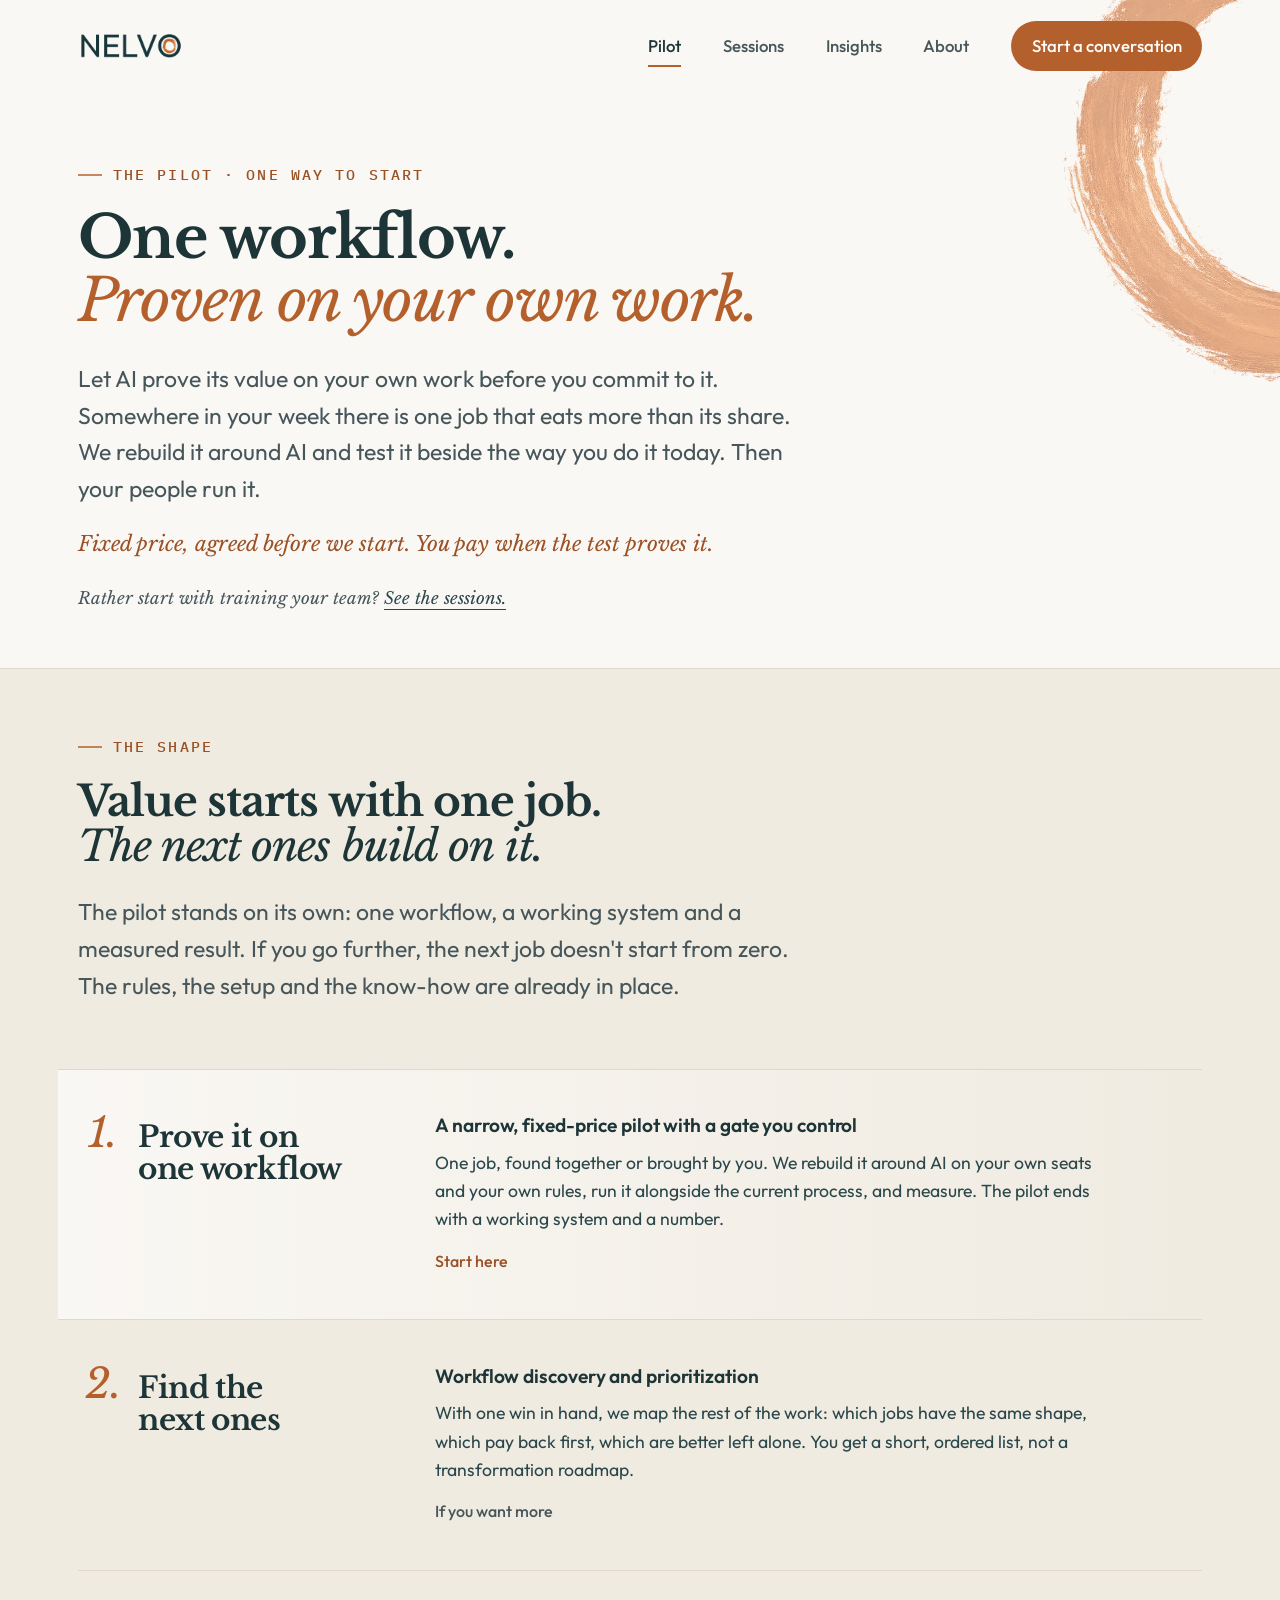
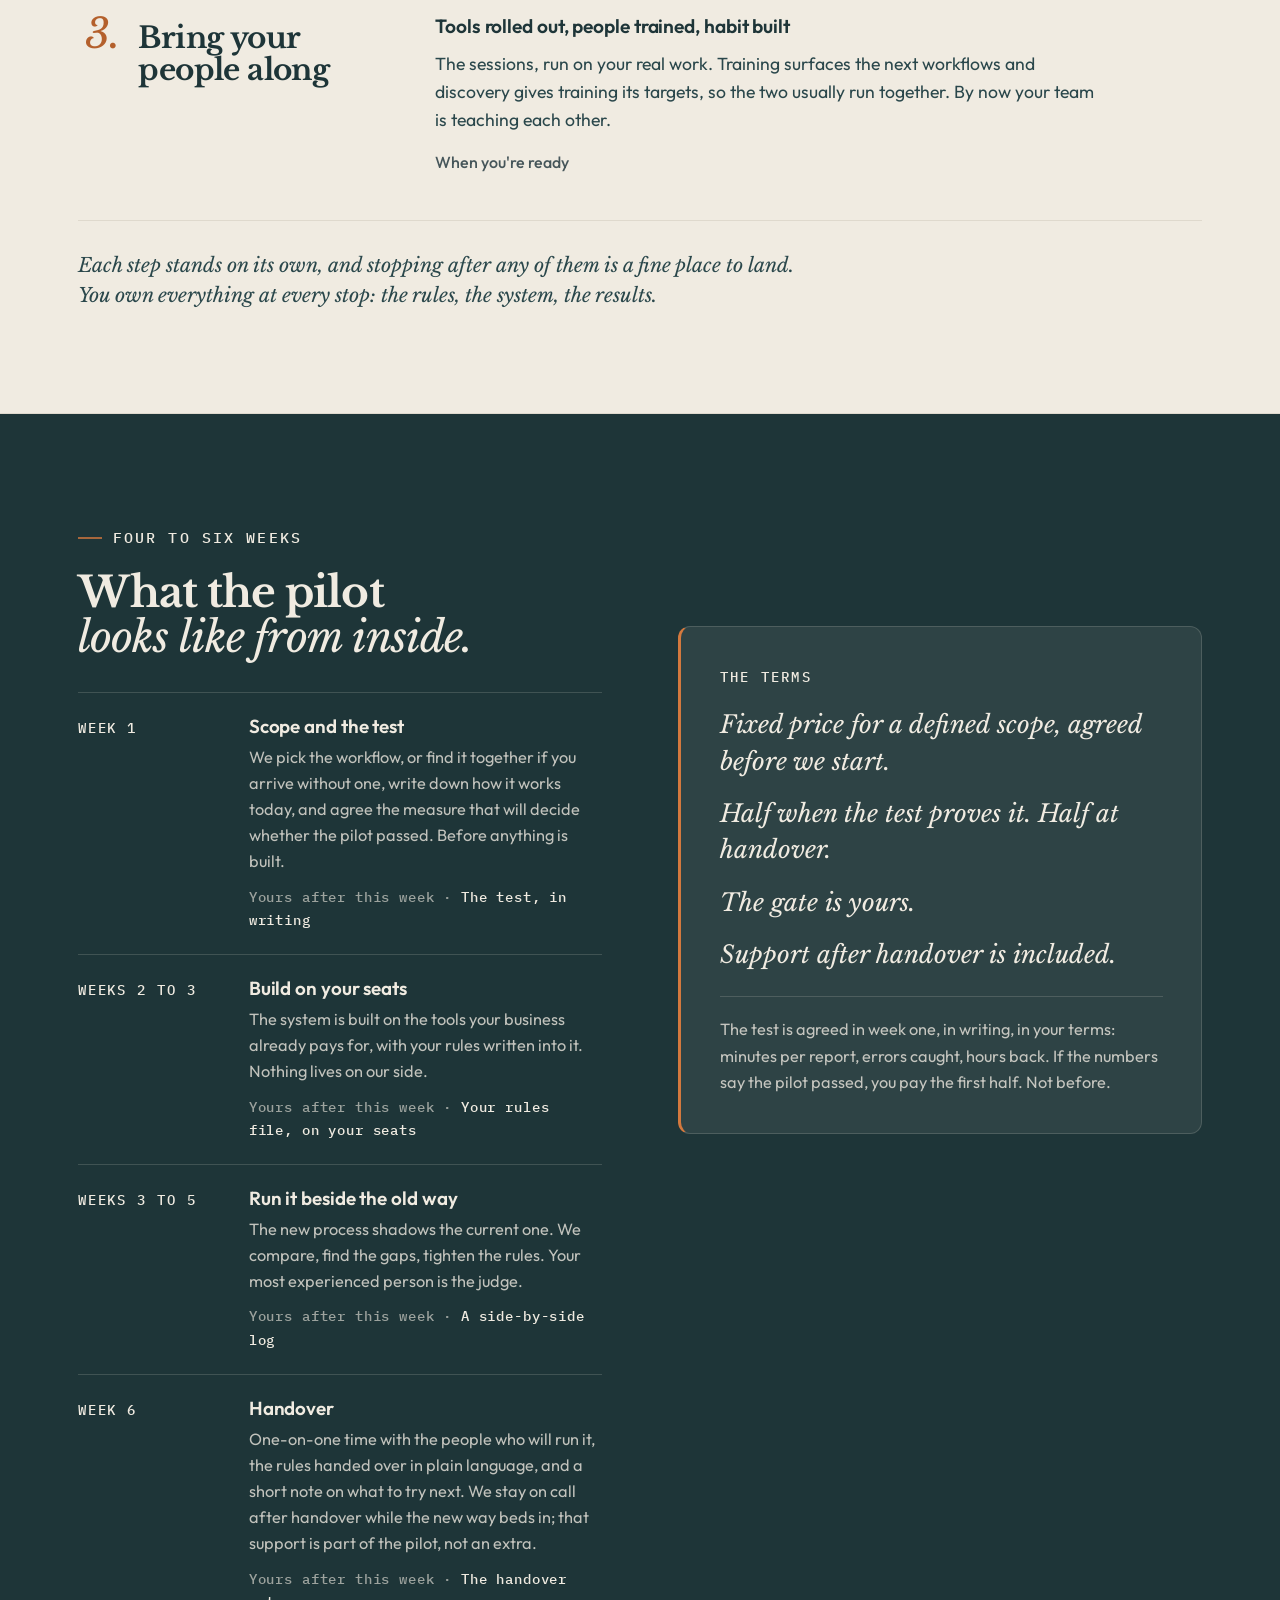
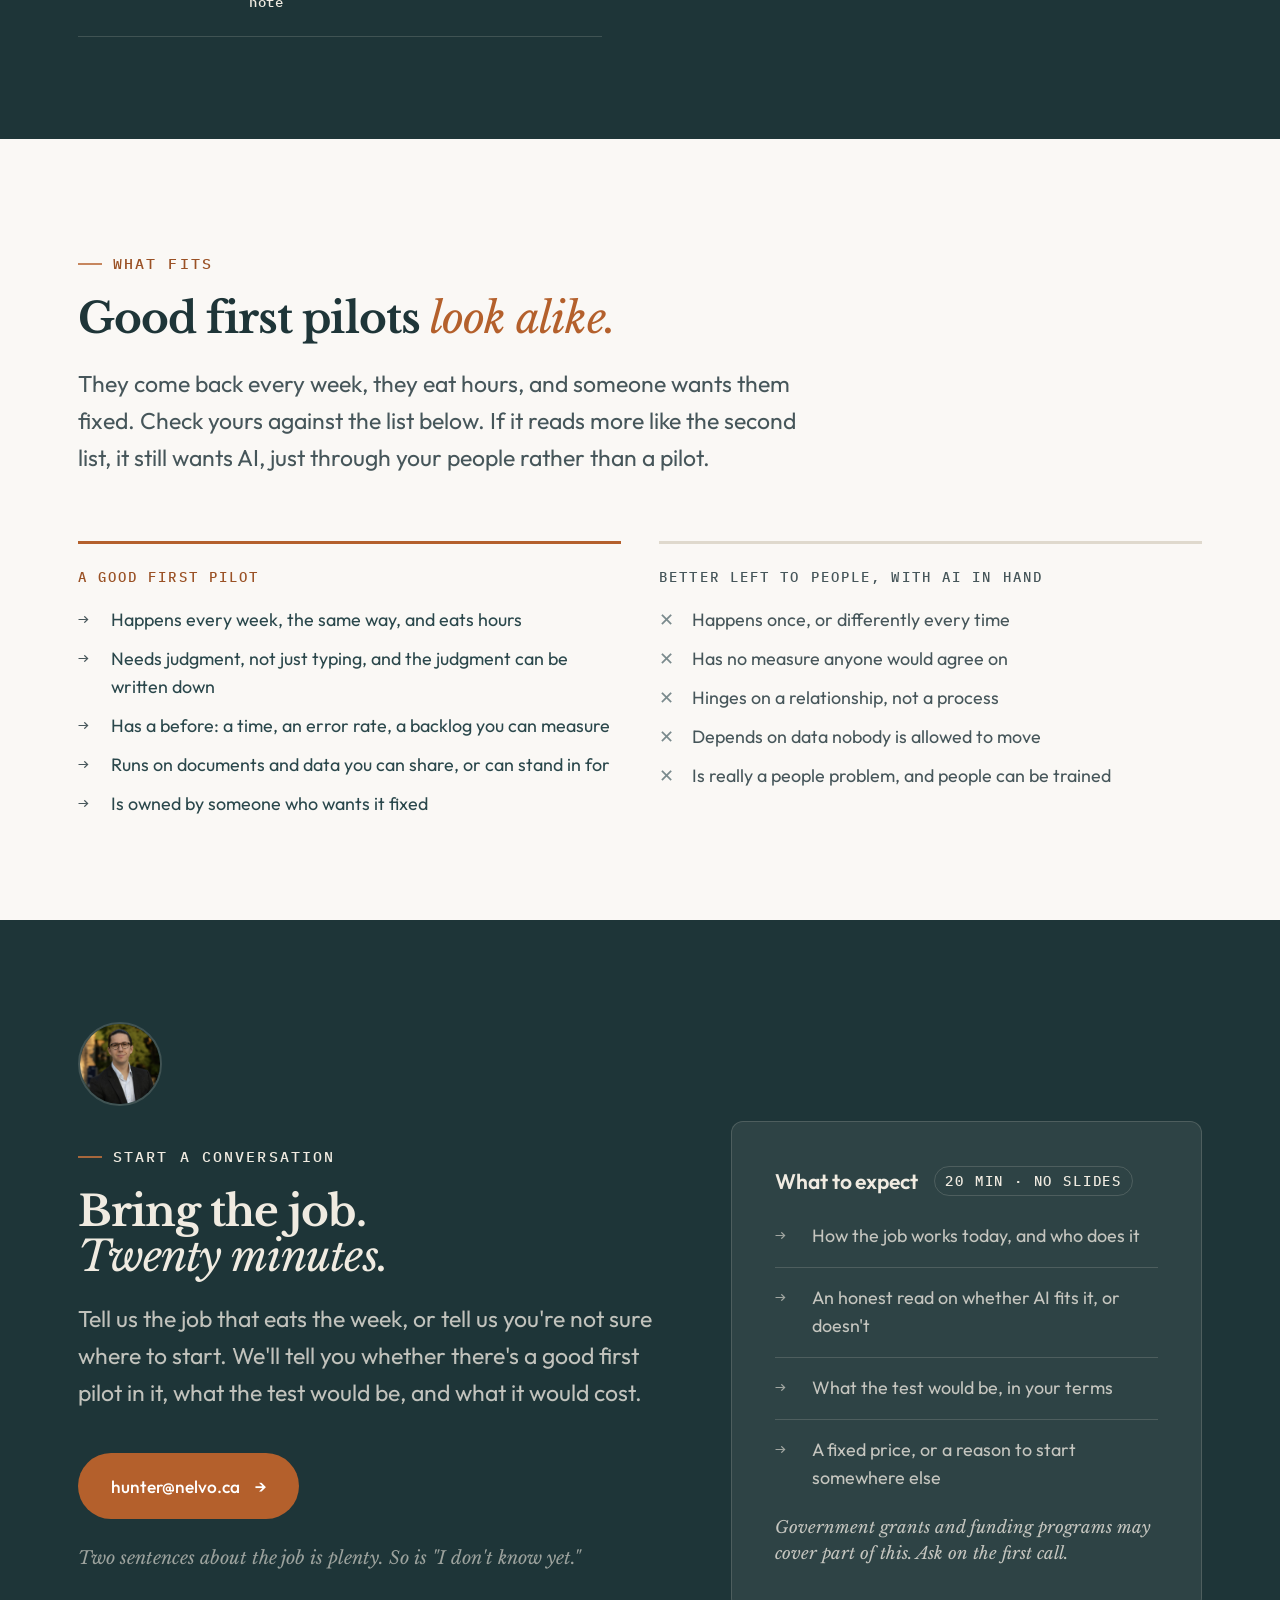
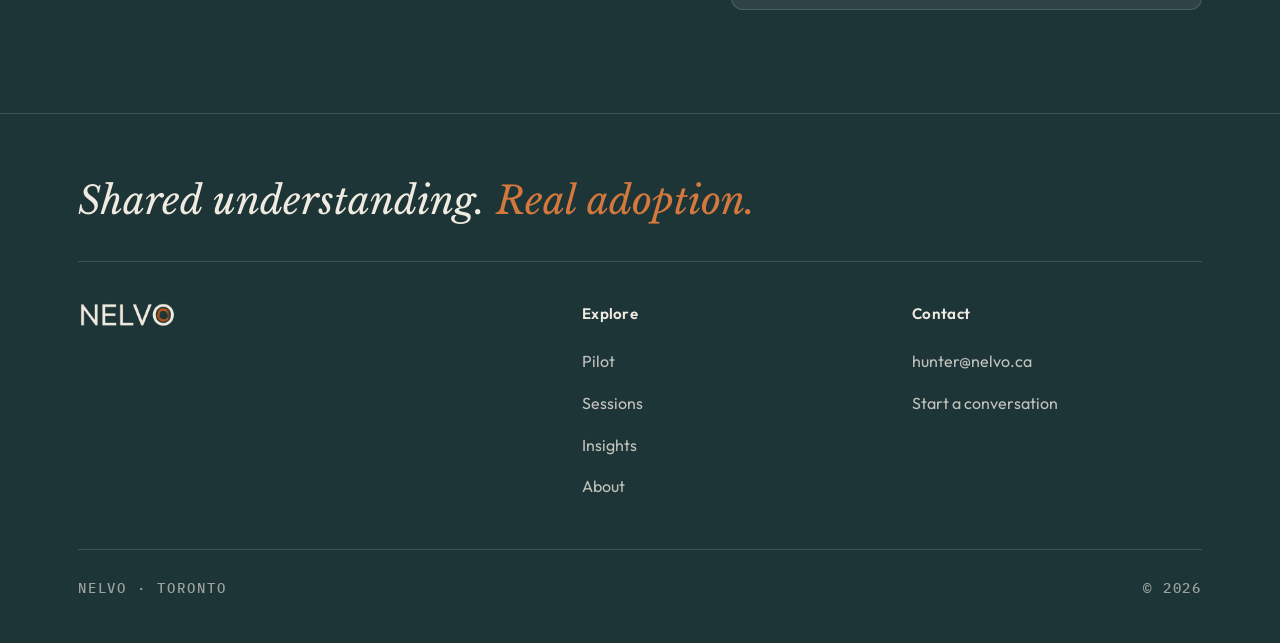
<file: pilot.html>
<!DOCTYPE html>
<html lang="en">
<head>
<meta charset="UTF-8">
<title>Pilot · Nelvo</title>
<meta name="viewport" content="width=device-width, initial-scale=1">
<meta name="description" content="One workflow, rebuilt around AI and proven on your own work beside the way you do it today. Fixed price, agreed before we start. You pay when the test proves it. Your people own the working system.">
<meta property="og:type" content="website">
<meta property="og:title" content="Pilot · Nelvo">
<meta property="og:description" content="One workflow, rebuilt around AI and proven on your own work beside the way you do it today. Fixed price, agreed before we start. You pay when the test proves it. Your people own the working system.">
<meta property="og:url" content="https://nelvo.ca/pilot">
<meta property="og:site_name" content="Nelvo">
<meta property="og:image" content="https://nelvo.ca/resources/og-image.png?v=8">
<meta property="og:image:width" content="1200">
<meta property="og:image:height" content="630">
<meta name="twitter:card" content="summary_large_image">
<meta name="theme-color" content="#FAF8F5">
<link rel="icon" type="image/png" sizes="32x32" href="mini-logo-32x32.png?v=2">
<link rel="preconnect" href="https://fonts.googleapis.com">
<link rel="preconnect" href="https://fonts.gstatic.com" crossorigin>
<link href="https://fonts.googleapis.com/css2?family=IBM+Plex+Mono:wght@400;500&family=Libre+Baskerville:ital,wght@0,400;0,700;1,400&family=Outfit:wght@400;500;600;700&display=swap" rel="stylesheet">
<link rel="stylesheet" href="style.css">
</head>
<body class="pilot">
<a class="skip" href="#main">Skip to content</a>

<nav class="nav">
  <div class="nav-inner">
    <a href="index.html" class="nav-logo"><img src="logo-dark.png" alt="Nelvo"></a>
    <div class="nav-links">
      <a href="pilot.html" class="active" aria-current="page">Pilot</a>
      <a href="sessions.html">Sessions</a>
      <a href="insights.html">Insights</a>
      <a href="about.html">About</a>
      <a href="#contact" class="btn-nav">Start a conversation</a>
    </div>
    <button class="burger" aria-label="Menu" aria-expanded="false"><span></span><span></span><span></span></button>
  </div>
</nav>
<div class="menu-overlay">
  <a href="index.html">Home</a>
  <a href="pilot.html" aria-current="page">Pilot</a>
  <a href="sessions.html">Sessions</a>
  <a href="insights.html">Insights</a>
  <a href="about.html">About</a>
  <a href="#contact">Start a conversation</a>
  <span class="mono-note">hunter@nelvo.ca · Toronto</span>
</div>

<main id="main">

<!-- PAGE HERO -->
<header class="phero">
  <div class="phero-enso enso" data-spin="0.014" aria-hidden="true"><img src="nelvo-enso-textured.webp" alt=""></div>
  <div class="wrap">
    <span class="eyebrow">The pilot · One way to start</span>
    <h1 class="h1">One workflow.<br><em>Proven on your own work.</em></h1>
    <p class="lede">Let AI prove its value on your own work before you commit to it. Somewhere in your week there is one job that eats more than its share. We rebuild it around AI and test it beside the way you do it today. Then your people run it.</p>
    <span class="serif-note pilot-terms">Fixed price, agreed before we start. You pay when the test proves it.</span>
    <span class="other-door">Rather start with training your team? <a href="sessions.html">See the sessions.</a></span>
  </div>
</header>

<!-- THE SHAPE -->
<section class="sec sec-surface sec-surface-b shape-sec">
  <div class="wrap">
    <div class="outcomes-head rv">
      <span class="eyebrow">The shape</span>
      <h2 class="h2">Value starts with one job.<br><em>The next ones build on&nbsp;it.</em></h2>
      <p class="lede">The pilot stands on its own: one workflow, a working system and a measured result. If you go further, the next job doesn't start from zero. The rules, the setup and the know-how are already in place.</p>
    </div>
    <div class="shape rv">
      <div class="shape-step now">
        <div class="shape-key"><span class="n">1.</span><span class="w">Prove it on one workflow</span></div>
        <div class="shape-body">
          <h3>A narrow, fixed-price pilot with a gate you control</h3>
          <p>One job, found together or brought by you. We rebuild it around AI on your own seats and your own rules, run it alongside the current process, and measure. The pilot ends with a working system and a number.</p>
          <span class="tag">Start here</span>
        </div>
      </div>
      <div class="shape-step">
        <div class="shape-key"><span class="n">2.</span><span class="w">Find the next ones</span></div>
        <div class="shape-body">
          <h3>Workflow discovery and prioritization</h3>
          <p>With one win in hand, we map the rest of the work: which jobs have the same shape, which pay back first, which are better left alone. You get a short, ordered list, not a transformation roadmap.</p>
          <span class="tag later">If you want more</span>
        </div>
      </div>
      <div class="shape-step">
        <div class="shape-key"><span class="n">3.</span><span class="w">Bring your people along</span></div>
        <div class="shape-body">
          <h3>Tools rolled out, people trained, habit built</h3>
          <p>The sessions, run on your real work. Training surfaces the next workflows and discovery gives training its targets, so the two usually run together. By now your team is teaching each other.</p>
          <span class="tag later">When you're ready</span>
        </div>
      </div>
    </div>
    <p class="shape-foot">Each step stands on its own, and stopping after any of them is a fine place to land. You own everything at every stop: the rules, the system, the results.</p>
  </div>
</section>

<!-- HOW IT RUNS + TERMS -->
<section class="sec dark">
  <div class="wrap weeks-grid">
    <div>
      <div class="rv">
        <span class="eyebrow">Four to six weeks</span>
        <h2 class="h2">What the pilot<br><em>looks like from inside.</em></h2>
      </div>
      <div class="weeks rv">
        <div class="week">
          <span class="wk">Week 1</span>
          <div>
            <h3>Scope and the test</h3>
            <p>We pick the workflow, or find it together if you arrive without one, write down how it works today, and agree the measure that will decide whether the pilot passed. Before anything is built.</p>
            <span class="hold">The test, in writing</span>
          </div>
        </div>
        <div class="week">
          <span class="wk">Weeks 2 to 3</span>
          <div>
            <h3>Build on your seats</h3>
            <p>The system is built on the tools your business already pays for, with your rules written into it. Nothing lives on our side.</p>
            <span class="hold">Your rules file, on your seats</span>
          </div>
        </div>
        <div class="week">
          <span class="wk">Weeks 3 to 5</span>
          <div>
            <h3>Run it beside the old way</h3>
            <p>The new process shadows the current one. We compare, find the gaps, tighten the rules. Your most experienced person is the judge.</p>
            <span class="hold">A side-by-side log</span>
          </div>
        </div>
        <div class="week">
          <span class="wk">Week 6</span>
          <div>
            <h3>Handover</h3>
            <p>One-on-one time with the people who will run it, the rules handed over in plain language, and a short note on what to try next. We stay on call after handover while the new way beds in; that support is part of the pilot, not an extra.</p>
            <span class="hold">The handover note</span>
          </div>
        </div>
      </div>
    </div>
    <div class="terms rv d2">
      <span class="t-eyebrow">The terms</span>
      <p>Fixed price for a defined scope, agreed before we start.</p>
      <p>Half when the test proves it. Half at handover.</p>
      <p>The gate is yours.</p>
      <p>Support after handover is included.</p>
      <p class="t-note">The test is agreed in week one, in writing, in your terms: minutes per report, errors caught, hours back. If the numbers say the pilot passed, you pay the first half. Not before.</p>
    </div>
  </div>
</section>

<!-- WHAT FITS -->
<section class="sec">
  <div class="wrap">
    <div class="outcomes-head rv">
      <span class="eyebrow">What fits</span>
      <h2 class="h2 turn">Good first pilots <em>look alike.</em></h2>
      <p class="lede">They come back every week, they eat hours, and someone wants them fixed. Check yours against the list below. If it reads more like the second list, it still wants AI, just through your people rather than a pilot.</p>
    </div>
    <div class="fit-grid">
      <div class="fit rv">
        <span class="fk">A good first pilot</span>
        <ul>
          <li>Happens every week, the same way, and eats hours</li>
          <li>Needs judgment, not just typing, and the judgment can be written down</li>
          <li>Has a before: a time, an error rate, a backlog you can measure</li>
          <li>Runs on documents and data you can share, or can stand in for</li>
          <li>Is owned by someone who wants it fixed</li>
        </ul>
      </div>
      <div class="fit no rv d1">
        <span class="fk">Better left to people, with AI in hand</span>
        <ul>
          <li>Happens once, or differently every time</li>
          <li>Has no measure anyone would agree on</li>
          <li>Hinges on a relationship, not a process</li>
          <li>Depends on data nobody is allowed to move</li>
          <li>Is really a people problem, and people can be trained</li>
        </ul>
      </div>
    </div>
  </div>
</section>

<!-- CTA -->
<section class="sec dark" id="contact">
  <div class="wrap cta-grid">
    <div class="cta-left rv">
      <img src="Hunter_profile_photo.jpg" alt="Hunter Christensen" class="avatar">
      <span class="eyebrow">Start a conversation</span>
      <h2 class="h2">Bring the job.<br><em>Twenty minutes.</em></h2>
      <p class="lede">Tell us the job that eats the week, or tell us you're not sure where to start. We'll tell you whether there's a good first pilot in it, what the test would be, and what it would cost.</p>
      <div class="cta-meta">
        <a href="mailto:hunter@nelvo.ca?subject=A%20job%20in%20mind" class="btn">hunter@nelvo.ca <span class="arr" aria-hidden="true">→</span></a>
      </div>
      <span class="serif-note">Two sentences about the job is plenty. So is "I don't know yet."</span>
    </div>
    <div class="expect rv d2">
      <h3>What to expect <span class="time">20 min · No slides</span></h3>
      <ul>
        <li>How the job works today, and who does it</li>
        <li>An honest read on whether AI fits it, or doesn't</li>
        <li>What the test would be, in your terms</li>
        <li>A fixed price, or a reason to start somewhere else</li>
      </ul>
      <span class="cta-fund">Government grants and funding programs may cover part of this. Ask on the first call.</span>
    </div>
  </div>
</section>

</main>

<!-- FOOTER -->
<footer class="foot">
  <div class="wrap">
    <p class="foot-slogan">Shared understanding. <em>Real adoption.</em></p>
    <div class="foot-grid">
      <div class="foot-brand">
        <img src="logo-light.png" alt="Nelvo">
      </div>
      <div>
        <h4>Explore</h4>
        <ul>
          <li><a href="pilot.html">Pilot</a></li>
          <li><a href="sessions.html">Sessions</a></li>
          <li><a href="insights.html">Insights</a></li>
          <li><a href="about.html">About</a></li>
        </ul>
      </div>
      <div>
        <h4>Contact</h4>
        <ul>
          <li><a href="mailto:hunter@nelvo.ca">hunter@nelvo.ca</a></li>
          <li><a href="#contact">Start a conversation</a></li>
        </ul>
      </div>
    </div>
    <div class="foot-base">
      <span>Nelvo · Toronto</span>
      <span>© 2026</span>
    </div>
  </div>
</footer>

<script src="main.js"></script>
</body>
</html>
</file>
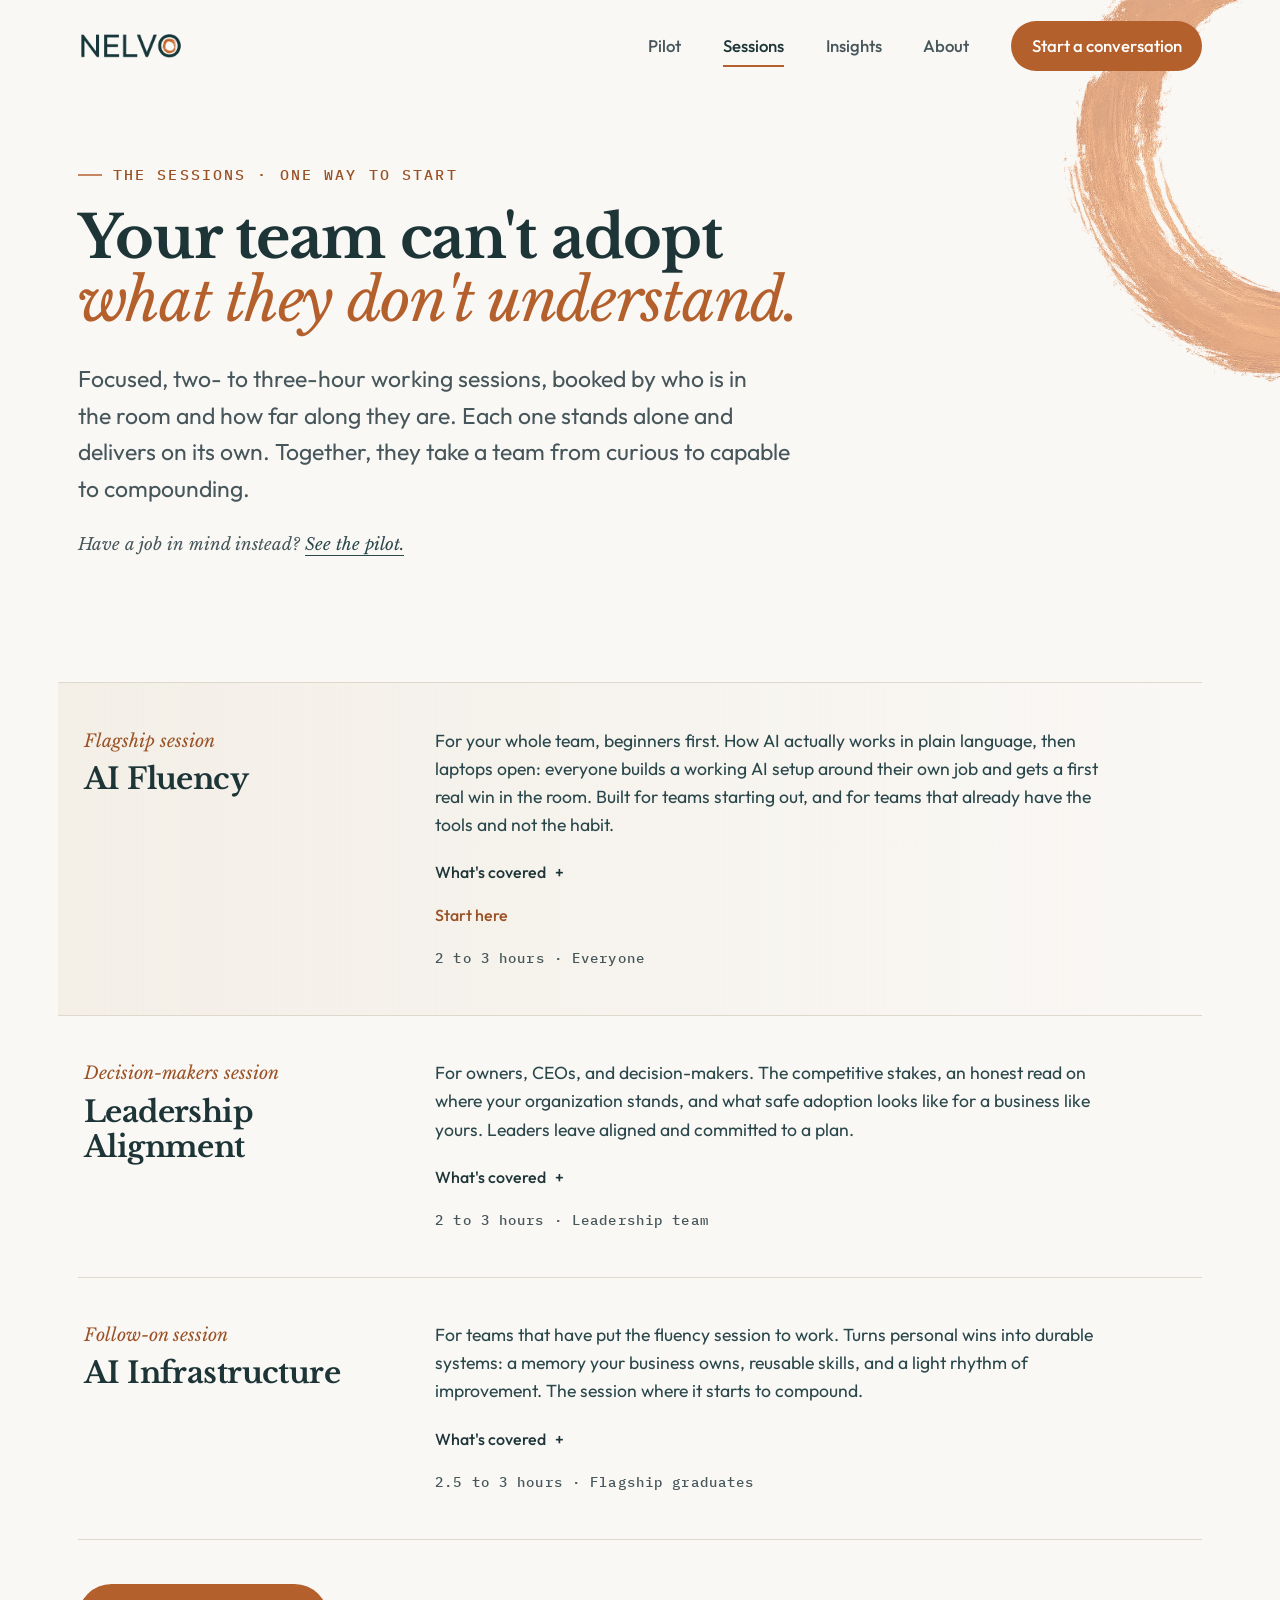
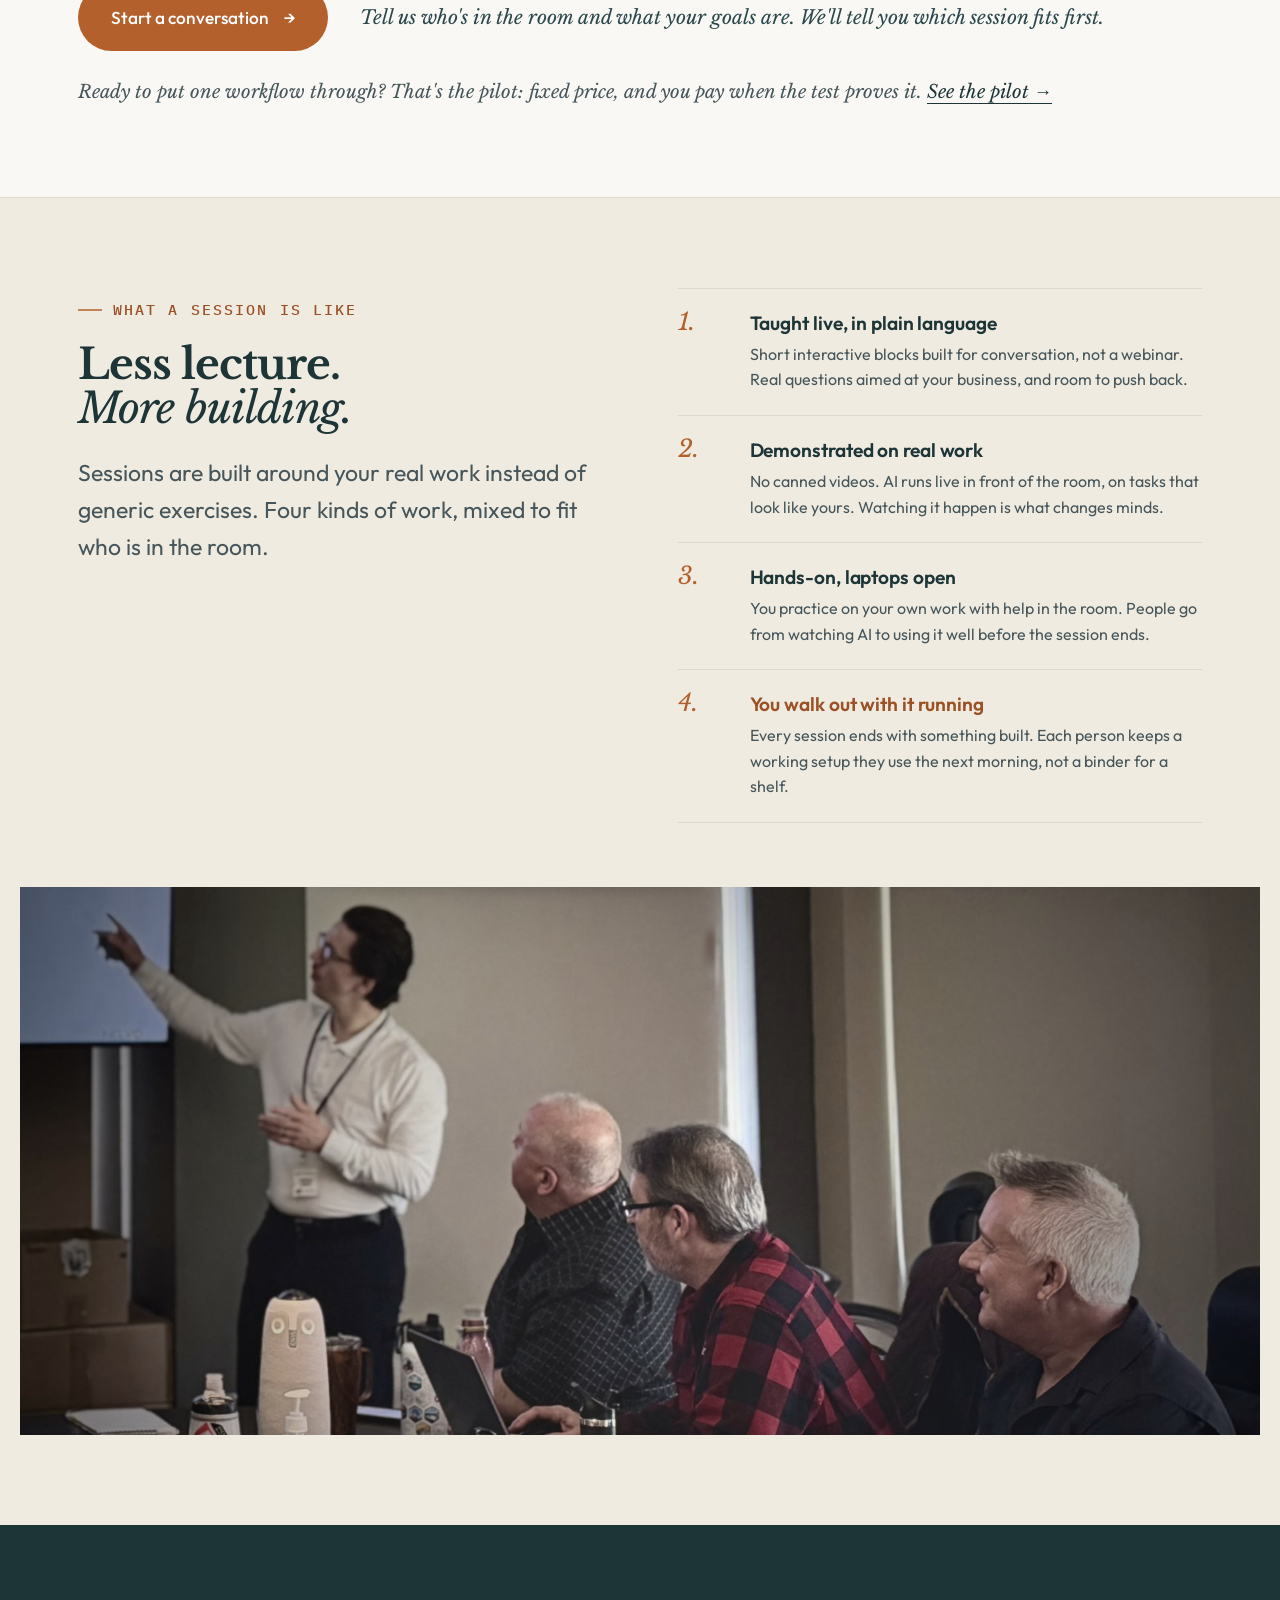
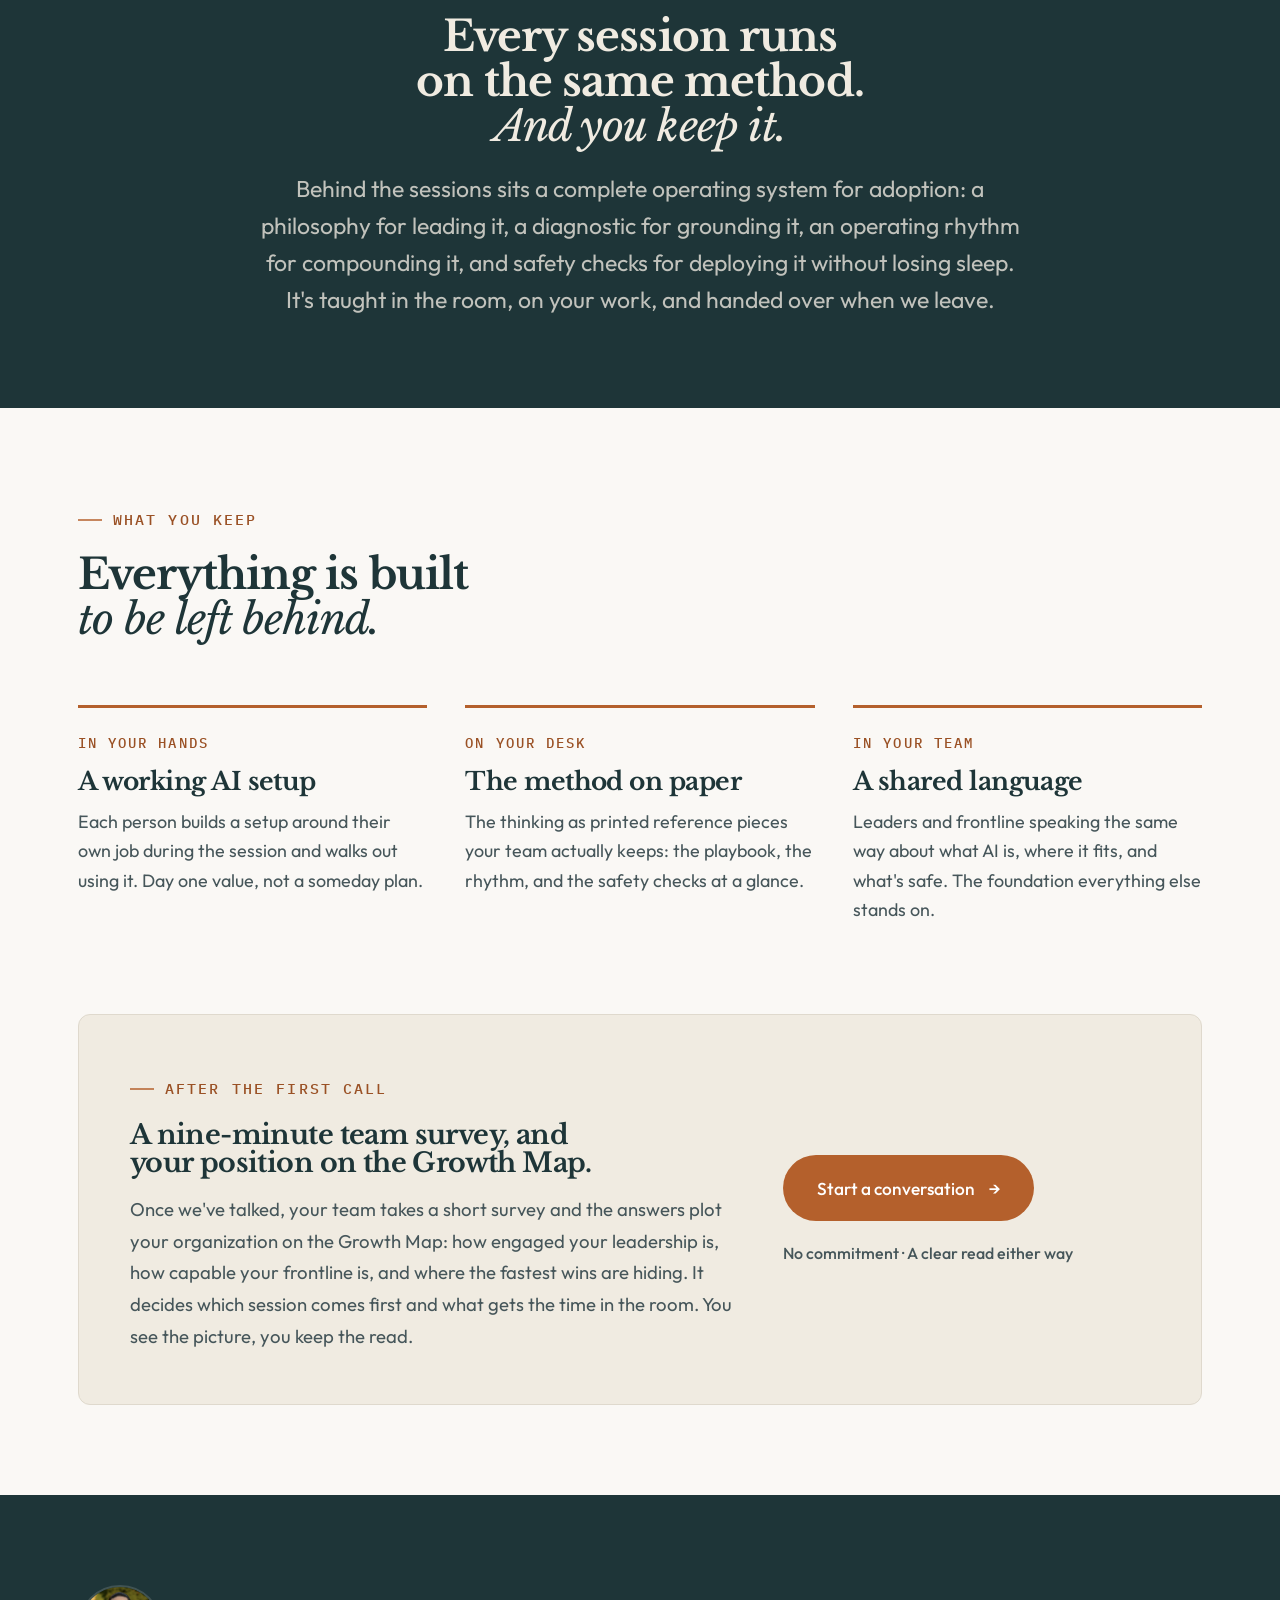
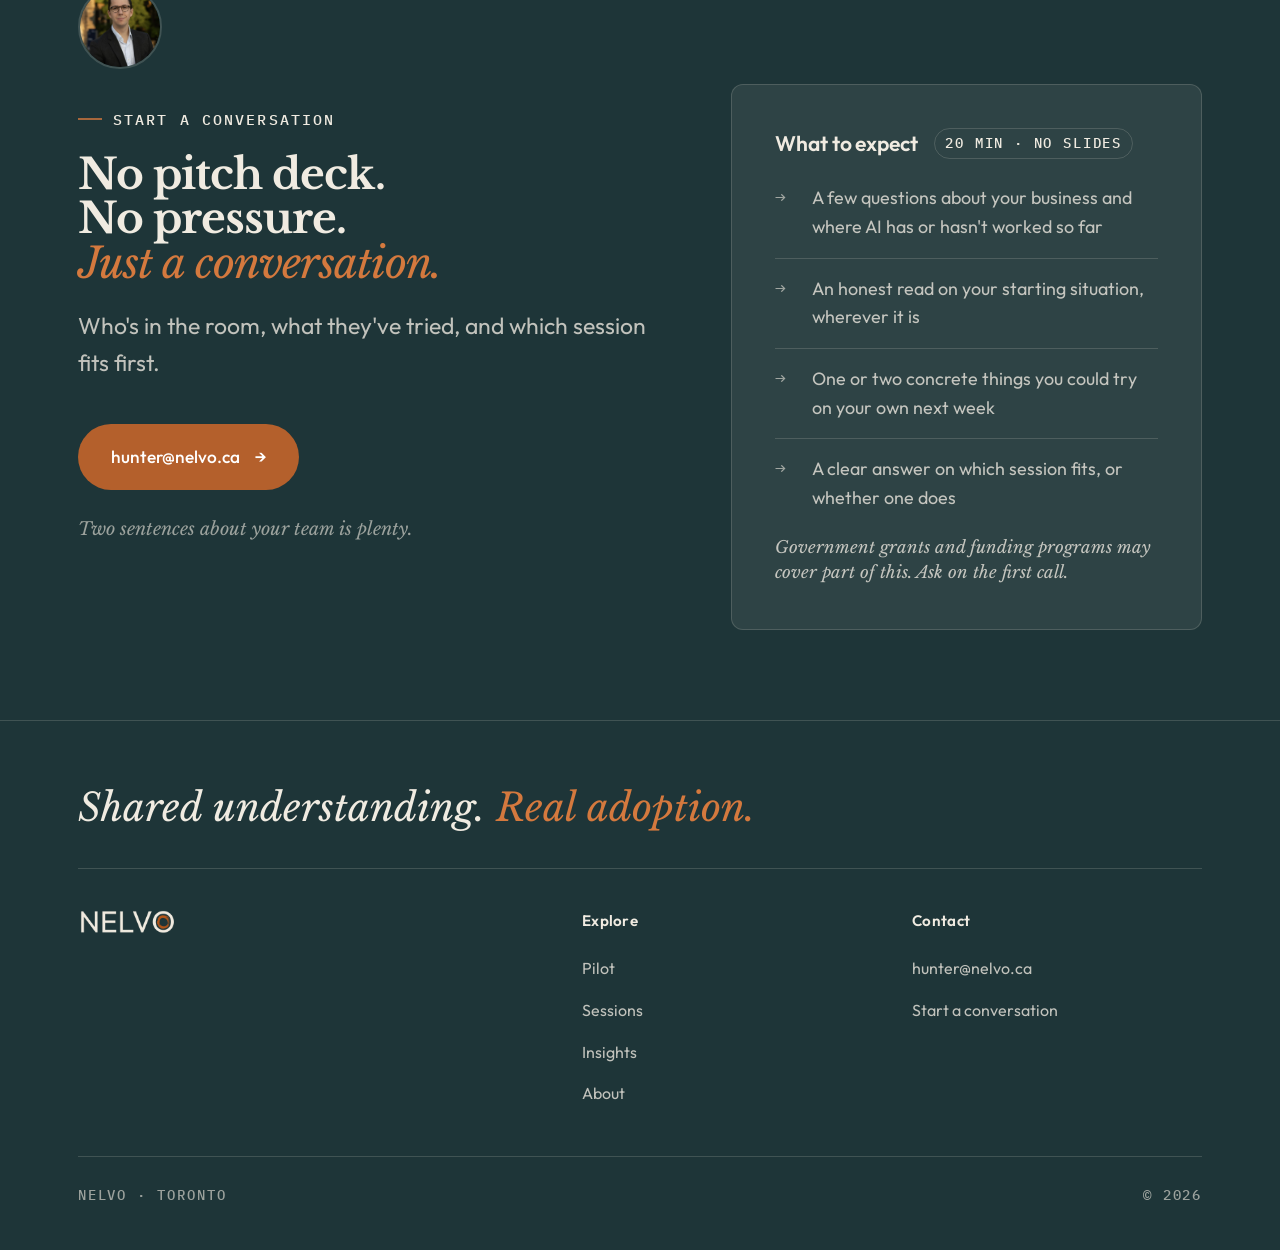
<file: sessions.html>
<!DOCTYPE html>
<html lang="en">
<head>
<meta charset="UTF-8">
<title>Sessions · Nelvo</title>
<meta name="viewport" content="width=device-width, initial-scale=1">
<meta name="description" content="Your team can't adopt what they don't understand. Nelvo's sessions get a leadership team aligned and a whole team fluent with AI on its own work, in focused two- to three-hour blocks. Start with one. Stack as it pays off.">
<meta property="og:type" content="website">
<meta property="og:title" content="Sessions · Nelvo">
<meta property="og:description" content="Your team can't adopt what they don't understand. Nelvo's sessions get a leadership team aligned and a whole team fluent with AI on its own work, in focused two- to three-hour blocks. Start with one. Stack as it pays off.">
<meta property="og:url" content="https://nelvo.ca/sessions">
<meta property="og:site_name" content="Nelvo">
<meta property="og:image" content="https://nelvo.ca/resources/og-image.png?v=8">
<meta property="og:image:width" content="1200">
<meta property="og:image:height" content="630">
<meta name="twitter:card" content="summary_large_image">
<meta name="theme-color" content="#FAF8F5">
<link rel="icon" type="image/png" sizes="32x32" href="mini-logo-32x32.png?v=2">
<link rel="preconnect" href="https://fonts.googleapis.com">
<link rel="preconnect" href="https://fonts.gstatic.com" crossorigin>
<link href="https://fonts.googleapis.com/css2?family=IBM+Plex+Mono:wght@400;500&family=Libre+Baskerville:ital,wght@0,400;0,700;1,400&family=Outfit:wght@400;500;600;700&display=swap" rel="stylesheet">
<link rel="stylesheet" href="style.css">
</head>
<body class="sessions">
<a class="skip" href="#main">Skip to content</a>

<nav class="nav">
  <div class="nav-inner">
    <a href="index.html" class="nav-logo"><img src="logo-dark.png" alt="Nelvo"></a>
    <div class="nav-links">
      <a href="pilot.html">Pilot</a>
      <a href="sessions.html" class="active" aria-current="page">Sessions</a>
      <a href="insights.html">Insights</a>
      <a href="about.html">About</a>
      <a href="#contact" class="btn-nav">Start a conversation</a>
    </div>
    <button class="burger" aria-label="Menu" aria-expanded="false"><span></span><span></span><span></span></button>
  </div>
</nav>
<div class="menu-overlay">
  <a href="index.html">Home</a>
  <a href="pilot.html">Pilot</a>
  <a href="sessions.html" aria-current="page">Sessions</a>
  <a href="insights.html">Insights</a>
  <a href="about.html">About</a>
  <a href="#contact">Start a conversation</a>
  <span class="mono-note">hunter@nelvo.ca · Toronto</span>
</div>

<main id="main">

<!-- PAGE HERO -->
<header class="phero">
  <div class="phero-enso enso" data-spin="0.014" aria-hidden="true"><img src="nelvo-enso-textured.webp" alt=""></div>
  <div class="wrap">
    <span class="eyebrow">The sessions · One way to start</span>
    <h1 class="h1">Your team can't adopt<br><em>what they don't understand.</em></h1>
    <p class="lede">Focused, two- to three-hour working sessions, booked by who is in the room and how far along they are. Each one stands alone and delivers on its own. Together, they take a team from curious to capable to compounding.</p>
    <span class="other-door">Have a job in mind instead? <a href="pilot.html">See the pilot.</a></span>
  </div>
</header>

<!-- THE PATH -->
<section class="sec path-sec">
  <div class="wrap">
    <div class="shape rv">
      <div class="shape-step now">
        <div class="shape-key stack"><span class="ses">Flagship session</span><span class="w">AI Fluency</span></div>
        <div class="shape-body">
          <p>For your whole team, beginners first. How AI actually works in plain language, then laptops open: everyone builds a working AI setup around their own job and gets a first real win in the room. Built for teams starting out, and for teams that already have the tools and not the habit.</p>
          <details>
            <summary>What's covered</summary>
            <ul>
              <li>A working mental model of AI, without the jargon</li>
              <li>Context engineering: the skill that separates results from noise</li>
              <li>Hands-on: build with AI on your real work, with help in the room</li>
              <li>Live demonstrations of what's possible right now</li>
            </ul>
          </details>
          <span class="tag">Start here</span>
          <div class="s-meta">2 to 3 hours · Everyone</div>
        </div>
      </div>
      <div class="shape-step">
        <div class="shape-key stack"><span class="ses">Decision-makers session</span><span class="w">Leadership Alignment</span></div>
        <div class="shape-body">
          <p>For owners, CEOs, and decision-makers. The competitive stakes, an honest read on where your organization stands, and what safe adoption looks like for a business like yours. Leaders leave aligned and committed to a plan.</p>
          <details>
            <summary>What's covered</summary>
            <ul>
              <li>The case for moving now, grounded in data, not hype</li>
              <li>Where your organization stands, from the Growth Map</li>
              <li>A leadership playbook for adoption your team keeps</li>
              <li>What safe deployment looks like in a careful business</li>
            </ul>
          </details>
          <div class="s-meta">2 to 3 hours · Leadership team</div>
        </div>
      </div>
      <div class="shape-step">
        <div class="shape-key stack"><span class="ses">Follow-on session</span><span class="w">AI Infrastructure</span></div>
        <div class="shape-body">
          <p>For teams that have put the fluency session to work. Turns personal wins into durable systems: a memory your business owns, reusable skills, and a light rhythm of improvement. The session where it starts to compound.</p>
          <details>
            <summary>What's covered</summary>
            <ul>
              <li>Owned memory: systems your business controls, not a vendor</li>
              <li>Capturing what works as reusable skills</li>
              <li>A personal improvement loop that doesn't need us</li>
              <li>The first step toward sharing wins across the team</li>
            </ul>
          </details>
          <div class="s-meta">2.5 to 3 hours · Flagship graduates</div>
        </div>
      </div>
    </div>
    <div class="sessions-ask rv">
      <a href="#contact" class="btn">Start a conversation <span class="arr" aria-hidden="true">→</span></a>
      <span class="serif-note">Tell us who's in the room and what your goals are. We'll tell you which session fits first.</span>
    </div>
    <p class="pointer-line rv">Ready to put one workflow through? That's the pilot: fixed price, and you pay when the test proves it. <a href="pilot.html">See the pilot →</a></p>
  </div>
</section>

<!-- WHAT A SESSION IS LIKE -->
<section class="sec sec-surface">
  <div class="wrap room-grid">
    <div class="room-copy rv">
      <span class="eyebrow">What a session is like</span>
      <h2 class="h2">Less lecture. <em>More building.</em></h2>
      <p class="lede">Sessions are built around your real work instead of generic exercises. Four kinds of work, mixed to fit who is in the room.</p>
    </div>
    <div class="modes rv">
      <div class="mode">
        <span class="n">1.</span>
        <div>
          <h3>Taught live, in plain language</h3>
          <p>Short interactive blocks built for conversation, not a webinar. Real questions aimed at your business, and room to push back.</p>
        </div>
      </div>
      <div class="mode">
        <span class="n">2.</span>
        <div>
          <h3>Demonstrated on real work</h3>
          <p>No canned videos. AI runs live in front of the room, on tasks that look like yours. Watching it happen is what changes minds.</p>
        </div>
      </div>
      <div class="mode">
        <span class="n">3.</span>
        <div>
          <h3>Hands-on, laptops open</h3>
          <p>You practice on your own work with help in the room. People go from watching AI to using it well before the session ends.</p>
        </div>
      </div>
      <div class="mode mode-key">
        <span class="n">4.</span>
        <div>
          <h3>You walk out with it running</h3>
          <p>Every session ends with something built. Each person keeps a working setup they use the next morning, not a binder for a shelf.</p>
        </div>
      </div>
    </div>
  </div>
  <div class="room-banner room-banner-light rv">
    <img src="teaching_close.jpeg" alt="Hunter Christensen teaching a Nelvo session" loading="lazy">
  </div>
</section>

<!-- METHOD, NOT A DECK -->
<section class="sec dark method-plain">
  <div class="wrap rv">
    <h2 class="h2">Every session runs on the same method.<br><em>And you keep it.</em></h2>
    <p class="lede">Behind the sessions sits a complete operating system for adoption: a philosophy for leading it, a diagnostic for grounding it, an operating rhythm for compounding it, and safety checks for deploying it without losing sleep. It's taught in the room, on your work, and handed over when we leave.</p>
  </div>
</section>

<!-- WHAT YOU KEEP -->
<section class="sec keep-sec">
  <div class="wrap">
    <div class="outcomes-head rv">
      <span class="eyebrow">What you keep</span>
      <h2 class="h2">Everything is built<br><em>to be left behind.</em></h2>
    </div>
    <div class="keep">
      <div class="keep-item rv">
        <span class="ki">In your hands</span>
        <h3>A working AI setup</h3>
        <p>Each person builds a setup around their own job during the session and walks out using it. Day one value, not a someday plan.</p>
      </div>
      <div class="keep-item rv d1">
        <span class="ki">On your desk</span>
        <h3>The method on paper</h3>
        <p>The thinking as printed reference pieces your team actually keeps: the playbook, the rhythm, and the safety checks at a glance.</p>
      </div>
      <div class="keep-item rv d3">
        <span class="ki">In your team</span>
        <h3>A shared language</h3>
        <p>Leaders and frontline speaking the same way about what AI is, where it fits, and what's safe. The foundation everything else stands on.</p>
      </div>
    </div>
  </div>
</section>

<!-- THE GROWTH MAP -->
<section class="sec sec-tight first-step-sec">
  <div class="wrap">
    <div class="first-step rv">
      <div>
        <span class="eyebrow">After the first call</span>
        <h3 class="h3">A nine-minute team survey, and your position on the Growth Map.</h3>
        <p>Once we've talked, your team takes a short survey and the answers plot your organization on the Growth Map: how engaged your leadership is, how capable your frontline is, and where the fastest wins are hiding. It decides which session comes first and what gets the time in the room. You see the picture, you keep the read.</p>
      </div>
      <div class="fs-right">
        <a href="#contact" class="btn">Start a conversation <span class="arr" aria-hidden="true">→</span></a>
        <span class="mono-note">No commitment · A clear read either way</span>
      </div>
    </div>
  </div>
</section>

<!-- CTA -->
<section class="sec dark" id="contact">
  <div class="wrap cta-grid">
    <div class="cta-left rv">
      <img src="Hunter_profile_photo.jpg" alt="Hunter Christensen" class="avatar">
      <span class="eyebrow">Start a conversation</span>
      <h2 class="h2 turn">No pitch deck.<br>No pressure.<br><em>Just a conversation.</em></h2>
      <p class="lede">Who's in the room, what they've tried, and which session fits first.</p>
      <div class="cta-meta">
        <a href="mailto:hunter@nelvo.ca?subject=A%20team%20in%20mind" class="btn">hunter@nelvo.ca <span class="arr" aria-hidden="true">→</span></a>
      </div>
      <span class="serif-note">Two sentences about your team is plenty.</span>
    </div>
    <div class="expect rv d2">
      <h3>What to expect <span class="time">20 min · No slides</span></h3>
      <ul>
        <li>A few questions about your business and where AI has or hasn't worked so far</li>
        <li>An honest read on your starting situation, wherever it is</li>
        <li>One or two concrete things you could try on your own next week</li>
        <li>A clear answer on which session fits, or whether one does</li>
      </ul>
      <span class="cta-fund">Government grants and funding programs may cover part of this. Ask on the first call.</span>
    </div>
  </div>
</section>

</main>

<!-- FOOTER -->
<footer class="foot">
  <div class="wrap">
    <p class="foot-slogan">Shared understanding. <em>Real adoption.</em></p>
    <div class="foot-grid">
      <div class="foot-brand">
        <img src="logo-light.png" alt="Nelvo">
      </div>
      <div>
        <h4>Explore</h4>
        <ul>
          <li><a href="pilot.html">Pilot</a></li>
          <li><a href="sessions.html">Sessions</a></li>
          <li><a href="insights.html">Insights</a></li>
          <li><a href="about.html">About</a></li>
        </ul>
      </div>
      <div>
        <h4>Contact</h4>
        <ul>
          <li><a href="mailto:hunter@nelvo.ca">hunter@nelvo.ca</a></li>
          <li><a href="#contact">Start a conversation</a></li>
        </ul>
      </div>
    </div>
    <div class="foot-base">
      <span>Nelvo · Toronto</span>
      <span>© 2026</span>
    </div>
  </div>
</footer>

<script src="main.js"></script>
</body>
</html>
</file>
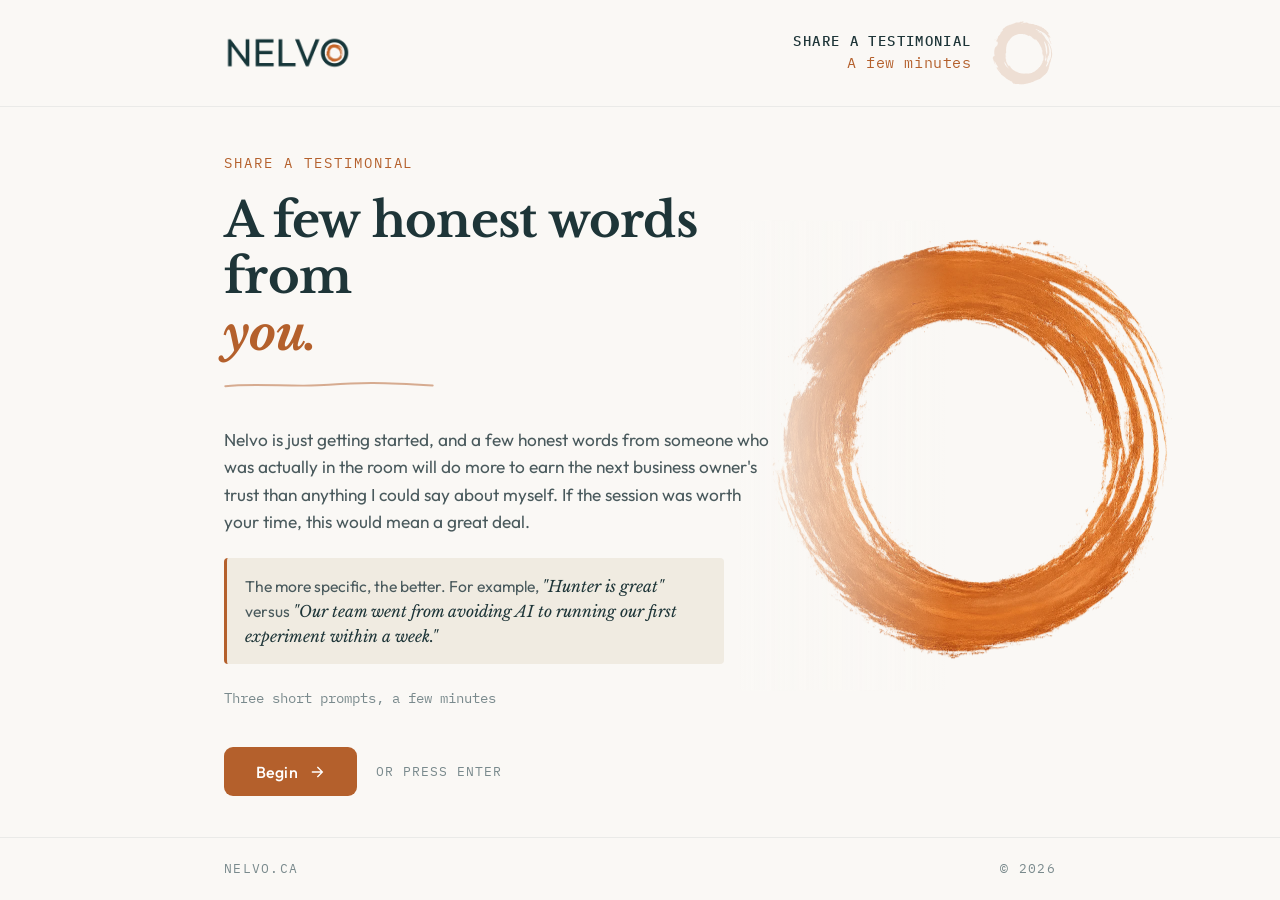
<file: testimonial.html>
<!DOCTYPE html>
<html lang="en">
<head>
<meta charset="UTF-8">
<title>Leave a Testimonial · Nelvo</title>
<meta name="viewport" content="width=device-width, initial-scale=1">
<meta name="description" content="Share a testimonial about your Nelvo session.">
<meta name="robots" content="noindex, nofollow">

<link rel="preconnect" href="https://fonts.googleapis.com">
<link rel="preconnect" href="https://fonts.gstatic.com" crossorigin>
<link href="https://fonts.googleapis.com/css2?family=IBM+Plex+Mono:wght@400;500;700&family=Libre+Baskerville:ital,wght@0,400;0,700;1,400&family=Outfit:wght@300;400;500;600&display=swap" rel="stylesheet">

<style>
  :root {
    --teal: #1E3538;
    --teal-2: #2A474B;
    --terra: #B4602C;
    --terra-2: #9A5125;
    --bg: #FAF8F5;
    --cream: #F0EBE1;
    --rule: rgba(30, 53, 56, 0.14);
    --rule-soft: rgba(30, 53, 56, 0.07);
    --muted: #4a5a5d;
    --light: #7a8a8d;
    --h: 'Libre Baskerville', Georgia, serif;
    --s: 'Outfit', sans-serif;
    --m: 'IBM Plex Mono', monospace;
    --rail: 104px;
    --rail-gap: 1.5rem;
  }

  * { margin: 0; padding: 0; box-sizing: border-box; }

  html { height: 100%; }

  body {
    font-family: var(--s);
    color: var(--teal);
    background: var(--bg);
    line-height: 1.6;
    -webkit-font-smoothing: antialiased;
    min-height: 100svh;
    display: flex;
    flex-direction: column;
  }

  a { color: inherit; text-decoration: none; }
  img { max-width: 100%; display: block; }

  h1, h2 {
    font-family: var(--h);
    font-weight: 700;
    line-height: 1.18;
    letter-spacing: -0.015em;
  }

  /* ambient ensō watermark */
  .page-enso {
    position: fixed;
    right: -7rem;
    bottom: -7rem;
    width: 30rem;
    height: 30rem;
    background: url('./nelvo-enso.svg') no-repeat center / contain;
    opacity: 0.055;
    pointer-events: none;
    z-index: 0;
  }
  body.on-welcome .page-enso { display: none; }

  /* ───────────────────────── CHROME ───────────────────────── */

  .chrome {
    position: sticky;
    top: 0;
    z-index: 10;
    background: var(--bg);
    border-bottom: 1px solid var(--rule-soft);
  }
  .chrome-inner {
    max-width: 880px;
    margin: 0 auto;
    padding: 1.25rem 1.5rem;
    display: flex;
    align-items: center;
    justify-content: space-between;
    gap: 1rem;
  }
  .site-logo img { height: 36px; width: auto; }

  .progress-cluster {
    display: flex;
    align-items: center;
    gap: 1.15rem;
  }
  .part-label {
    font-family: var(--m);
    font-size: 0.92rem;
    color: var(--light);
    letter-spacing: 0.04em;
    text-align: right;
    line-height: 1.55;
  }
  .part-label strong {
    display: block;
    color: var(--teal);
    font-weight: 500;
    text-transform: uppercase;
    letter-spacing: 0.1em;
    font-size: 0.86rem;
  }
  .part-label .count { color: var(--terra); }

  .enso-progress {
    position: relative;
    width: 66px;
    height: 66px;
    flex: none;
  }
  .enso-progress .track,
  .enso-progress .fill {
    position: absolute;
    inset: 0;
    background: url('./nelvo-enso.svg') no-repeat center / contain;
  }
  .enso-progress .track { opacity: 0.16; }
  @property --p {
    syntax: '<number>';
    inherits: false;
    initial-value: 0;
  }
  .enso-progress .fill {
    --p: 0;
    -webkit-mask-image: conic-gradient(from 0deg, #000 calc(var(--p) * 1turn), transparent calc(var(--p) * 1turn));
    mask-image: conic-gradient(from 0deg, #000 calc(var(--p) * 1turn), transparent calc(var(--p) * 1turn));
    transition: --p 0.5s cubic-bezier(0.4, 0, 0.2, 1);
  }

  /* ───────────────────────── STAGE ───────────────────────── */

  .stage {
    flex: 1;
    display: flex;
    flex-direction: column;
    width: 100%;
    max-width: 880px;
    margin: 0 auto;
    padding: 0 1.5rem;
    position: relative;
    z-index: 1;
  }

  form { display: flex; flex-direction: column; flex: 1; }

  .step {
    display: none;
    flex: 1;
    flex-direction: column;
    justify-content: center;
    padding: 2.5rem 0 2.25rem;
    min-height: calc(100svh - 175px);
  }
  .step.active { display: flex; }

  @keyframes rise {
    from { opacity: 0; transform: translateY(14px); }
    to   { opacity: 1; transform: translateY(0); }
  }
  .step.active .anim {
    opacity: 0;
    animation: rise 0.45s cubic-bezier(0.22, 0.9, 0.3, 1) forwards;
  }
  .step.active .anim:nth-child(1) { animation-delay: 0.02s; }
  .step.active .anim:nth-child(2) { animation-delay: 0.08s; }
  .step.active .anim:nth-child(3) { animation-delay: 0.14s; }
  .step.active .anim:nth-child(4) { animation-delay: 0.20s; }
  .step.active .anim:nth-child(5) { animation-delay: 0.26s; }

  @media (prefers-reduced-motion: reduce) {
    .step.active .anim { animation: none; opacity: 1; }
    .enso-progress .fill { transition: none !important; }
  }

  /* ───────────────────────── WELCOME ───────────────────────── */

  .welcome { position: relative; }
  .welcome-enso {
    position: absolute;
    top: 50%;
    right: -150px;
    transform: translateY(-54%);
    width: 470px;
    height: 470px;
    background: url('./nelvo-enso-textured.webp') no-repeat center / contain;
    opacity: 0.95;
    pointer-events: none;
    z-index: -1;
  }
  .welcome-enso::after {
    content: '';
    position: absolute;
    inset: 0;
    background: linear-gradient(to right, var(--bg) 0%, rgba(250,248,245,0) 45%);
  }
  .mono-eyebrow {
    font-family: var(--m);
    font-size: 0.88rem;
    color: var(--terra);
    text-transform: uppercase;
    letter-spacing: 0.14em;
    display: block;
  }
  .welcome .mono-eyebrow { margin-bottom: 1.1rem; }
  .welcome h1 {
    font-size: clamp(2.1rem, 5.5vw, 3rem);
    margin-bottom: 0.9rem;
    max-width: 16ch;
  }
  .welcome h1 em { color: var(--terra); font-style: italic; }
  .brush-underline { width: 210px; height: 13px; margin: 0.2rem 0 1.6rem; }
  .welcome p {
    font-size: 1.08rem;
    color: var(--muted);
    margin-bottom: 0.95rem;
    max-width: 50ch;
  }
  .framing {
    margin: 1.4rem 0 0;
    padding: 0.95rem 1.15rem;
    background: var(--cream);
    border-left: 3px solid var(--terra);
    border-radius: 4px;
    font-size: 0.98rem;
    color: var(--muted);
    line-height: 1.6;
    max-width: 50ch;
  }
  .framing .ex {
    font-family: var(--h);
    font-style: italic;
    color: var(--teal);
  }
  .welcome .timing {
    font-family: var(--m);
    font-size: 0.88rem;
    color: var(--light);
    margin: 1.4rem 0 0;
  }

  /* ───────────────────────── QUESTION LAYOUT ───────────────────────── */

  .q-head {
    display: grid;
    grid-template-columns: 1fr;
    gap: 0.6rem;
    margin-bottom: 1.3rem;
  }
  @media (min-width: 720px) {
    .q-head { grid-template-columns: var(--rail) 1fr; gap: var(--rail-gap); }
  }
  .q-anchor {
    font-family: var(--m);
    line-height: 1;
    padding-top: 0.3rem;
    display: flex;
    align-items: baseline;
    gap: 0.45rem;
  }
  @media (min-width: 720px) {
    .q-anchor {
      flex-direction: column;
      gap: 0.5rem;
      border-right: 1px solid var(--rule-soft);
      padding-right: 1.1rem;
      align-items: flex-end;
      text-align: right;
    }
  }
  .q-anchor .n {
    font-size: 2.3rem;
    font-weight: 700;
    color: var(--terra);
    letter-spacing: -0.02em;
  }
  .q-anchor .of {
    font-size: 0.82rem;
    font-weight: 400;
    color: var(--light);
    letter-spacing: 0.04em;
  }
  .q-prompt {
    font-family: var(--h);
    font-weight: 700;
    font-size: clamp(1.25rem, 2.6vw, 1.5rem);
    color: var(--teal);
    line-height: 1.42;
    max-width: 34ch;
  }
  .q-note {
    font-family: var(--h);
    font-style: italic;
    font-size: 0.96rem;
    color: var(--light);
    margin: -0.6rem 0 1.15rem;
    line-height: 1.5;
  }
  @media (min-width: 720px) {
    .q-note, .textarea-field, .consent-group {
      padding-left: calc(var(--rail) + var(--rail-gap));
    }
    .q-head ~ .step-foot,
    .q-head ~ .step-error { margin-left: calc(var(--rail) + var(--rail-gap)); }
  }

  /* ───────────────────────── FIELDS ───────────────────────── */

  .field { margin-bottom: 1.9rem; }
  .field-row {
    display: grid;
    grid-template-columns: 1fr;
    gap: 1.6rem;
    margin-bottom: 1.9rem;
  }
  @media (min-width: 640px) {
    .field-row { grid-template-columns: 1fr 1fr; gap: 2rem; }
  }
  .field-row .field { margin-bottom: 0; }
  .field > label {
    display: block;
    font-family: var(--m);
    font-size: 0.82rem;
    color: var(--muted);
    text-transform: uppercase;
    letter-spacing: 0.1em;
    margin-bottom: 0.55rem;
  }
  .field .field-note {
    font-family: var(--h);
    font-style: italic;
    font-size: 0.88rem;
    color: var(--light);
    margin: -0.3rem 0 0.55rem;
  }
  .field input[type=text],
  .field input[type=email] {
    width: 100%;
    padding: 0.5rem 0;
    border: none;
    border-bottom: 1px solid var(--rule);
    background: transparent;
    font-family: var(--h);
    font-size: 1.15rem;
    color: var(--teal);
    transition: border-color 0.18s ease;
  }
  .field input[type=text]:focus,
  .field input[type=email]:focus { outline: none; border-bottom-color: var(--terra); }

  /* textarea */
  .textarea-field textarea {
    width: 100%;
    min-height: 150px;
    padding: 0.9rem 1rem;
    border: 1px solid var(--rule);
    border-radius: 8px;
    background: #FFFDF9;
    font-family: var(--h);
    font-size: 1rem;
    color: var(--teal);
    line-height: 1.55;
    resize: vertical;
    transition: border-color 0.18s ease;
  }
  .textarea-field textarea:focus { outline: none; border-color: var(--terra); }
  .textarea-field textarea::placeholder { color: var(--light); font-style: italic; }

  /* ───────────────────────── CONSENT ───────────────────────── */

  .consent-group {
    display: grid;
    gap: 0.7rem;
  }
  .consent {
    position: relative;
    display: grid;
    grid-template-columns: 26px 1fr;
    gap: 0.85rem;
    align-items: start;
    padding: 1rem 1.2rem 1rem 0.95rem;
    background: var(--cream);
    border-radius: 10px;
    border: 1px solid transparent;
    cursor: pointer;
    transition: background 0.18s ease, border-color 0.18s ease;
  }
  .consent:hover { background: #FFFDF9; border-color: var(--rule-soft); }
  .consent input { position: absolute; opacity: 0; pointer-events: none; }
  .consent .mark {
    width: 19px;
    height: 19px;
    margin-top: 3px;
    justify-self: center;
    border: 1.5px solid var(--rule);
    border-radius: 6px;
    background: #FFFDF9;
    position: relative;
    transition: background 0.16s ease, border-color 0.16s ease;
  }
  .consent .mark::after {
    content: '';
    position: absolute;
    left: 5px; top: 2px;
    width: 5px; height: 9px;
    border: solid #fff;
    border-width: 0 2px 2px 0;
    transform: rotate(42deg);
    opacity: 0;
    transition: opacity 0.16s ease;
  }
  .consent:has(input:checked) { background: #FFFDF9; border-color: rgba(180, 96, 44, 0.45); }
  .consent:has(input:checked) .mark { background: var(--terra); border-color: var(--terra); }
  .consent:has(input:checked) .mark::after { opacity: 1; }
  .consent:has(input:focus-visible) {
    outline: 2px solid rgba(180, 96, 44, 0.5);
    outline-offset: 2px;
  }
  .consent .ctext { font-size: 0.97rem; color: var(--muted); line-height: 1.55; }
  .consent .ctext strong { color: var(--teal); font-weight: 600; }

  .privacy-note {
    margin: 1.6rem 0 0;
    padding: 0.95rem 1.15rem;
    background: var(--cream);
    border-left: 3px solid var(--terra);
    border-radius: 4px;
    font-family: var(--h);
    font-style: italic;
    font-size: 0.95rem;
    color: var(--muted);
    line-height: 1.55;
    max-width: 54ch;
  }
  @media (min-width: 720px) {
    .q-head ~ .privacy-note { margin-left: calc(var(--rail) + var(--rail-gap)); }
  }

  /* ───────────────────────── STEP FOOTER ───────────────────────── */

  .step-foot {
    display: flex;
    align-items: center;
    gap: 1.2rem;
    margin-top: 2.4rem;
  }
  .back-btn {
    background: none;
    border: 1px solid var(--rule);
    border-radius: 999px;
    padding: 0.55rem 1.15rem;
    font-family: var(--m);
    font-size: 0.8rem;
    color: var(--muted);
    text-transform: uppercase;
    letter-spacing: 0.08em;
    cursor: pointer;
    transition: color 0.15s ease, border-color 0.15s ease;
  }
  .back-btn:hover { color: var(--terra-2); border-color: var(--terra); }
  .step-foot .spacer { flex: 1; }
  .btn {
    display: inline-flex;
    align-items: center;
    gap: 0.7rem;
    padding: 0.9rem 2rem;
    background: var(--terra);
    color: #fff;
    border: none;
    border-radius: 9px;
    font-family: var(--s);
    font-size: 1rem;
    font-weight: 500;
    letter-spacing: 0.01em;
    cursor: pointer;
    transition: background 0.15s ease, transform 0.1s ease;
  }
  .btn:hover:not(:disabled) { background: var(--terra-2); }
  .btn:active:not(:disabled) { transform: translateY(1px); }
  .btn:disabled { opacity: 0.55; cursor: not-allowed; }
  .key-hint {
    font-family: var(--m);
    font-size: 0.8rem;
    color: var(--light);
    text-transform: uppercase;
    letter-spacing: 0.08em;
  }

  .step-error {
    margin-top: 1.1rem;
    padding: 0.85rem 1.1rem;
    background: #FBEAE1;
    border-left: 3px solid var(--terra);
    border-radius: 6px;
    font-size: 0.92rem;
    color: var(--teal);
    display: none;
  }
  .step-error.show { display: block; }

  /* ───────────────────────── DONE ───────────────────────── */

  #done {
    display: none;
    flex: 1;
    flex-direction: column;
    justify-content: center;
    padding: 3rem 0;
    position: relative;
  }
  #done.show { display: flex; }
  #done h1 { font-size: 2.3rem; margin-bottom: 1.2rem; }
  #done h1 em { color: var(--terra); font-style: italic; }
  #done p { font-size: 1.08rem; color: var(--muted); margin-bottom: 0.85rem; max-width: 54ch; }
  #done .mono-eyebrow { margin-bottom: 1.1rem; }

  /* ───────────────────────── FOOTER ───────────────────────── */

  footer {
    border-top: 1px solid var(--rule-soft);
    padding: 1.3rem 0;
    position: relative;
    z-index: 1;
  }
  footer .chrome-inner {
    padding-top: 0; padding-bottom: 0;
    font-family: var(--m);
    font-size: 0.8rem;
    color: var(--light);
    text-transform: uppercase;
    letter-spacing: 0.1em;
  }
  footer a:hover { color: var(--terra); }

  /* ───────────────────────── MOBILE ───────────────────────── */

  @media (max-width: 719px) {
    .q-anchor .n { font-size: 1.5rem; }
  }
  @media (max-width: 640px) {
    .welcome-enso { display: none; }
    .page-enso { width: 20rem; height: 20rem; right: -6rem; bottom: -6rem; }
    .q-prompt { max-width: none; }
    .part-label { font-size: 0.78rem; }
    .part-label strong { font-size: 0.74rem; }
    .enso-progress { width: 50px; height: 50px; }
    .step { min-height: calc(100svh - 150px); padding-top: 1.75rem; }
    .step-foot { flex-wrap: wrap; gap: 0.9rem; }
    .step-foot .key-hint { display: none; }
  }
</style>
</head>
<body class="on-welcome">

<div class="page-enso" aria-hidden="true"></div>

<header class="chrome">
  <div class="chrome-inner">
    <a href="https://nelvo.ca" class="site-logo"><img src="./logo-dark.png" alt="Nelvo"></a>
    <div class="progress-cluster">
      <div class="part-label">
        <strong id="part-name">Testimonial</strong>
        <span class="count" id="q-count">A few minutes</span>
      </div>
      <div class="enso-progress" aria-hidden="true">
        <div class="track"></div>
        <div class="fill" id="enso-fill"></div>
      </div>
    </div>
  </div>
</header>

<main class="stage">

  <form id="testimonial-form" novalidate>

    <!-- ── WELCOME ─────────────────────────────────────────── -->
    <section class="step active" data-part="Share a testimonial">
      <div class="welcome">
        <div class="welcome-enso" aria-hidden="true"></div>
        <span class="mono-eyebrow anim">Share a testimonial</span>
        <h1 class="anim">A few honest words from<br><em>you.</em></h1>
        <svg class="brush-underline anim" viewBox="0 0 320 14" fill="none" aria-hidden="true">
          <path d="M2 8 C48 3, 112 10, 160 6 S240 2, 318 7" stroke="#B4602C" stroke-width="3" stroke-linecap="round" opacity="0.5"/>
        </svg>
        <div class="anim">
          <p>Nelvo is just getting started, and a few honest words from someone who was actually in the room will do more to earn the next business owner's trust than anything I could say about myself. If the session was worth your time, this would mean a great deal.</p>
          <div class="framing">The more specific, the better. For example, <span class="ex">"Hunter is great"</span> versus <span class="ex">"Our team went from avoiding AI to running our first experiment within a week."</span></div>
          <p class="timing">Three short prompts, a few minutes</p>
        </div>
        <div class="step-foot anim">
          <button type="button" class="btn" data-next>Begin
            <svg width="16" height="16" viewBox="0 0 24 24" fill="none" stroke="currentColor" stroke-width="2" stroke-linecap="round"><path d="M5 12h14M13 5l7 7-7 7"/></svg>
          </button>
          <span class="key-hint">or press Enter</span>
        </div>
      </div>
    </section>

    <!-- ── QUOTES ──────────────────────────────────────────── -->

    <section class="step" data-part="Your words" data-qnum="1">
      <div class="q-head anim">
        <span class="q-anchor"><span class="n">1</span><span class="of">of 3</span></span>
        <span class="q-prompt">In a sentence or two, how would you sum up the session, or working with Hunter?</span>
      </div>
      <p class="q-note anim">Short and punchy works well. This is the kind of line that might appear on the Nelvo website.</p>
      <div class="textarea-field anim">
        <textarea name="t1" rows="4" placeholder="Your headline takeaway."></textarea>
      </div>
      <div class="step-error" role="alert"></div>
      <div class="step-foot anim">
        <button type="button" class="back-btn" data-back>&larr; Back</button>
        <span class="spacer"></span>
        <button type="button" class="btn" data-next>Continue
          <svg width="16" height="16" viewBox="0 0 24 24" fill="none" stroke="currentColor" stroke-width="2" stroke-linecap="round"><path d="M5 12h14M13 5l7 7-7 7"/></svg>
        </button>
        <span class="key-hint">Shift + Enter for a new line</span>
      </div>
    </section>

    <section class="step" data-part="Your words" data-qnum="2">
      <div class="q-head anim">
        <span class="q-anchor"><span class="n">2</span><span class="of">of 3</span></span>
        <span class="q-prompt">What was your team's relationship with AI before the session, and what feels different now?</span>
      </div>
      <p class="q-note anim">A genuine before-and-after is the most convincing thing a reader can hear.</p>
      <div class="textarea-field anim">
        <textarea name="t2" rows="6" placeholder="Where you started, what shifted, and where you are now."></textarea>
      </div>
      <div class="step-error" role="alert"></div>
      <div class="step-foot anim">
        <button type="button" class="back-btn" data-back>&larr; Back</button>
        <span class="spacer"></span>
        <button type="button" class="btn" data-next>Continue
          <svg width="16" height="16" viewBox="0 0 24 24" fill="none" stroke="currentColor" stroke-width="2" stroke-linecap="round"><path d="M5 12h14M13 5l7 7-7 7"/></svg>
        </button>
        <span class="key-hint">Shift + Enter for a new line</span>
      </div>
    </section>

    <section class="step" data-part="Your words" data-qnum="3">
      <div class="q-head anim">
        <span class="q-anchor"><span class="n">3</span><span class="of">of 3</span></span>
        <span class="q-prompt">What would you say to another business owner or leader who is on the fence about doing this?</span>
      </div>
      <p class="q-note anim">Optional, but powerful.</p>
      <div class="textarea-field anim">
        <textarea name="t3" rows="5" placeholder="A sentence or two."></textarea>
      </div>
      <div class="step-error" role="alert"></div>
      <div class="step-foot anim">
        <button type="button" class="back-btn" data-back>&larr; Back</button>
        <span class="spacer"></span>
        <button type="button" class="btn" data-next>Continue
          <svg width="16" height="16" viewBox="0 0 24 24" fill="none" stroke="currentColor" stroke-width="2" stroke-linecap="round"><path d="M5 12h14M13 5l7 7-7 7"/></svg>
        </button>
        <span class="key-hint">Shift + Enter for a new line</span>
      </div>
    </section>

    <!-- ── ATTRIBUTION ─────────────────────────────────────── -->

    <section class="step" data-part="Attribution" data-validate="attribution">
      <span class="mono-eyebrow anim" style="margin-bottom:1.1rem;">Attribution</span>
      <h2 class="anim" style="font-size:1.6rem; margin-bottom:0.8rem;">So I can credit you properly.</h2>
      <p class="anim" style="color:var(--muted); max-width:54ch; margin-bottom:2rem;">A testimonial is far more credible with a real name and title behind it. All three help.</p>
      <div class="anim">
        <div class="field-row">
          <div class="field">
            <label for="t-name">Name</label>
            <input type="text" id="t-name" name="name" autocomplete="name">
          </div>
          <div class="field">
            <label for="t-position">Position / title</label>
            <input type="text" id="t-position" name="position" autocomplete="organization-title">
          </div>
        </div>
        <div class="field-row" style="margin-bottom:0;">
          <div class="field">
            <label for="t-company">Company / organization</label>
            <input type="text" id="t-company" name="company" autocomplete="organization">
          </div>
          <div class="field">
            <label for="t-email">Email <span style="text-transform:none;letter-spacing:0;font-family:var(--h);font-style:italic;color:var(--light);">(optional)</span></label>
            <p class="field-note">Only if you are open to being contacted.</p>
            <input type="email" id="t-email" name="email" autocomplete="email">
          </div>
        </div>
      </div>
      <div class="step-error" role="alert"></div>
      <div class="step-foot anim">
        <button type="button" class="back-btn" data-back>&larr; Back</button>
        <span class="spacer"></span>
        <button type="button" class="btn" data-next>Continue
          <svg width="16" height="16" viewBox="0 0 24 24" fill="none" stroke="currentColor" stroke-width="2" stroke-linecap="round"><path d="M5 12h14M13 5l7 7-7 7"/></svg>
        </button>
        <span class="key-hint">or press Enter</span>
      </div>
    </section>

    <!-- ── PERMISSION + SEND ───────────────────────────────── -->

    <section class="step" data-part="Permission" data-validate="consent" id="step-send">
      <span class="mono-eyebrow anim" style="margin-bottom:1.1rem;">Permission</span>
      <h2 class="anim" style="font-size:1.6rem; margin-bottom:0.8rem;">One last thing.</h2>
      <p class="anim" style="color:var(--muted); max-width:54ch; margin-bottom:1.6rem;">Your words only get used with your explicit permission.</p>
      <div class="consent-group anim" style="padding-left:0;">
        <label class="consent">
          <input type="checkbox" name="consent" value="yes">
          <span class="mark"></span>
          <span class="ctext"><strong>Yes, Nelvo may share my words, along with my name, title, and company, on its website and in materials for prospective clients.</strong></span>
        </label>
        <label class="consent">
          <input type="checkbox" name="reference" value="yes">
          <span class="mark"></span>
          <span class="ctext">I would also be open to being contacted as a reference for Nelvo.</span>
        </label>
      </div>
      <div class="privacy-note anim">This is separate from any feedback you may have given, which stays anonymous and cannot be connected to this. A testimonial is the one place you choose to put your name.</div>
      <div class="step-error" role="alert"></div>
      <div class="step-foot anim">
        <button type="button" class="back-btn" data-back>&larr; Back</button>
        <span class="spacer"></span>
        <button type="submit" class="btn" id="btn-submit">
          Submit testimonial
          <svg width="16" height="16" viewBox="0 0 24 24" fill="none" stroke="currentColor" stroke-width="2" stroke-linecap="round"><path d="M5 12h14M13 5l7 7-7 7"/></svg>
        </button>
        <span class="key-hint">or press Enter</span>
      </div>
    </section>

  </form>

  <!-- ── DONE ──────────────────────────────────────────────── -->
  <section id="done">
    <span class="mono-eyebrow">Thank you</span>
    <h1>Thank you,<br><em>truly.</em></h1>
    <p>Your testimonial means a great deal, and putting your name to it means even more. It genuinely helps Nelvo grow, and I am grateful.</p>
  </section>

</main>

<footer>
  <div class="chrome-inner">
    <a href="https://nelvo.ca">nelvo.ca</a>
    <span>&copy; 2026</span>
  </div>
</footer>

<script>
  // Session this testimonial page belongs to. Update per engagement.
  const SESSION_LABEL = "Christensen Law Firm & Collectrite";

  const form = document.getElementById('testimonial-form');
  const steps = Array.from(form.querySelectorAll('.step'));
  const partName = document.getElementById('part-name');
  const qCount = document.getElementById('q-count');
  const ensoFill = document.getElementById('enso-fill');
  const doneEl = document.getElementById('done');
  let current = 0;
  const reduceMotion = window.matchMedia('(prefers-reduced-motion: reduce)').matches;

  function setChrome(i) {
    const step = steps[i];
    partName.textContent = step.dataset.part || 'Testimonial';
    qCount.textContent = step.dataset.qnum
      ? 'Prompt ' + step.dataset.qnum + ' of 3'
      : (i === 0 ? 'A few minutes' : ' ');
    ensoFill.style.setProperty('--p', (i / (steps.length - 1)).toFixed(3));
    document.body.classList.toggle('on-welcome', i === 0);
  }

  function clearError(step) {
    const e = step.querySelector('.step-error');
    if (e) e.classList.remove('show');
  }
  function showStepError(step, message) {
    const e = step.querySelector('.step-error');
    if (e) { e.textContent = message; e.classList.add('show'); }
  }

  function goTo(i) {
    if (i < 0 || i >= steps.length) return;
    steps[current].classList.remove('active');
    steps[i].classList.add('active');
    current = i;
    setChrome(i);
    window.scrollTo({ top: 0, behavior: reduceMotion ? 'auto' : 'smooth' });
    if (steps[i].dataset.validate === 'attribution') {
      const first = steps[i].querySelector('input[type="text"]');
      if (first && !first.value) setTimeout(() => first.focus(), reduceMotion ? 0 : 250);
    }
  }

  function quotesEmpty() {
    return ['t1', 't2', 't3'].every(n => !(form.querySelector('[name="' + n + '"]').value || '').trim());
  }

  function validateStep(step) {
    const rule = step.dataset.validate;
    if (!rule) return true;

    if (rule === 'attribution') {
      const checks = [
        ['#t-name', 'Please add your name.'],
        ['#t-position', 'Please add your position or title.'],
        ['#t-company', 'Please add your company or organization.'],
      ];
      for (const [sel, msg] of checks) {
        const el = form.querySelector(sel);
        if (!el.value.trim()) {
          showStepError(step, msg);
          el.focus();
          return false;
        }
      }
      const emailEl = form.querySelector('#t-email');
      const email = emailEl.value.trim();
      if (email && !/^\S+@\S+$/.test(email)) {
        showStepError(step, 'The email field doesn’t look like an email address. A quick check?');
        emailEl.focus();
        return false;
      }
      return true;
    }
    if (rule === 'consent') {
      if (quotesEmpty()) {
        showStepError(step, 'Please write a few words in at least one of the three prompts. Use Back to revisit them.');
        return false;
      }
      if (!form.querySelector('input[name="consent"]').checked) {
        showStepError(step, 'Please tick the box giving permission to share your words before submitting.');
        return false;
      }
      return true;
    }
    return true;
  }

  function advance() {
    const step = steps[current];
    clearError(step);
    if (!validateStep(step)) return;
    if (current < steps.length - 1) goTo(current + 1);
  }

  form.querySelectorAll('[data-next]').forEach(btn => btn.addEventListener('click', advance));
  form.querySelectorAll('[data-back]').forEach(btn => btn.addEventListener('click', () => {
    clearError(steps[current]);
    goTo(current - 1);
  }));

  // keyboard
  document.addEventListener('keydown', (e) => {
    if (doneEl.classList.contains('show')) return;
    const step = steps[current];
    const tag = document.activeElement ? document.activeElement.tagName : '';

    if (e.key === 'Enter') {
      if (tag === 'TEXTAREA' && e.shiftKey) return;
      if (tag === 'TEXTAREA' && !e.shiftKey) { e.preventDefault(); advance(); return; }
      if (tag === 'BUTTON') return;
      e.preventDefault();
      if (step.id === 'step-send') { form.requestSubmit(); return; }
      advance();
    }
  });

  // submit
  form.addEventListener('submit', async (e) => {
    e.preventDefault();
    const sendStep = document.getElementById('step-send');
    clearError(sendStep);

    for (let i = 0; i < steps.length; i++) {
      if (!steps[i].dataset.validate) continue;
      if (!validateStep(steps[i])) {
        goTo(i);
        return;
      }
      const err = steps[i].querySelector('.step-error');
      if (err) err.classList.remove('show');
    }

    const data = new FormData(form);
    const t1 = (data.get('t1') || '').trim();
    const t2 = (data.get('t2') || '').trim();
    const t3 = (data.get('t3') || '').trim();

    const payload = {
      session: SESSION_LABEL,
      testimonial: {
        summary: t1 || null,
        beforeAfter: t2 || null,
        recommendation: t3 || null,
      },
      attribution: {
        name: (data.get('name') || '').trim(),
        position: (data.get('position') || '').trim(),
        company: (data.get('company') || '').trim(),
        email: (data.get('email') || '').trim() || null,
      },
      consent: true,
      openToReference: form.querySelector('input[name="reference"]').checked,
      submittedAt: new Date().toISOString(),
    };

    const btn = document.getElementById('btn-submit');
    btn.disabled = true;
    btn.textContent = 'Sending...';

    try {
      const resp = await fetch('/api/testimonial-submit', {
        method: 'POST',
        headers: { 'Content-Type': 'application/json' },
        body: JSON.stringify(payload),
      });
      if (!resp.ok) throw new Error('Server error ' + resp.status);

      form.style.display = 'none';
      doneEl.classList.add('show');
      partName.textContent = 'Thank you';
      qCount.textContent = 'Testimonial received';
      ensoFill.style.setProperty('--p', '1');
      window.scrollTo({ top: 0, behavior: 'smooth' });
    } catch (err) {
      btn.disabled = false;
      btn.innerHTML = 'Try again <svg width="16" height="16" viewBox="0 0 24 24" fill="none" stroke="currentColor" stroke-width="2" stroke-linecap="round"><path d="M5 12h14M13 5l7 7-7 7"/></svg>';
      showStepError(sendStep, 'Something went wrong sending your testimonial. Please try again, or email Hunter directly at hunter@nelvo.ca.');
    }
  });

  // init
  setChrome(0);

  // preview helpers for local auditing: ?preview=done or ?step=N (1-5)
  const params = new URLSearchParams(location.search);
  if (params.get('preview') === 'done') {
    form.style.display = 'none';
    doneEl.classList.add('show');
    partName.textContent = 'Thank you';
    qCount.textContent = 'Testimonial received';
    ensoFill.style.setProperty('--p', '1');
    document.body.classList.remove('on-welcome');
  } else if (params.has('step')) {
    const n = parseInt(params.get('step'), 10);
    if (Number.isInteger(n) && n > 0 && n < steps.length) goTo(n);
  }
</script>

</body>
</html>
</file>
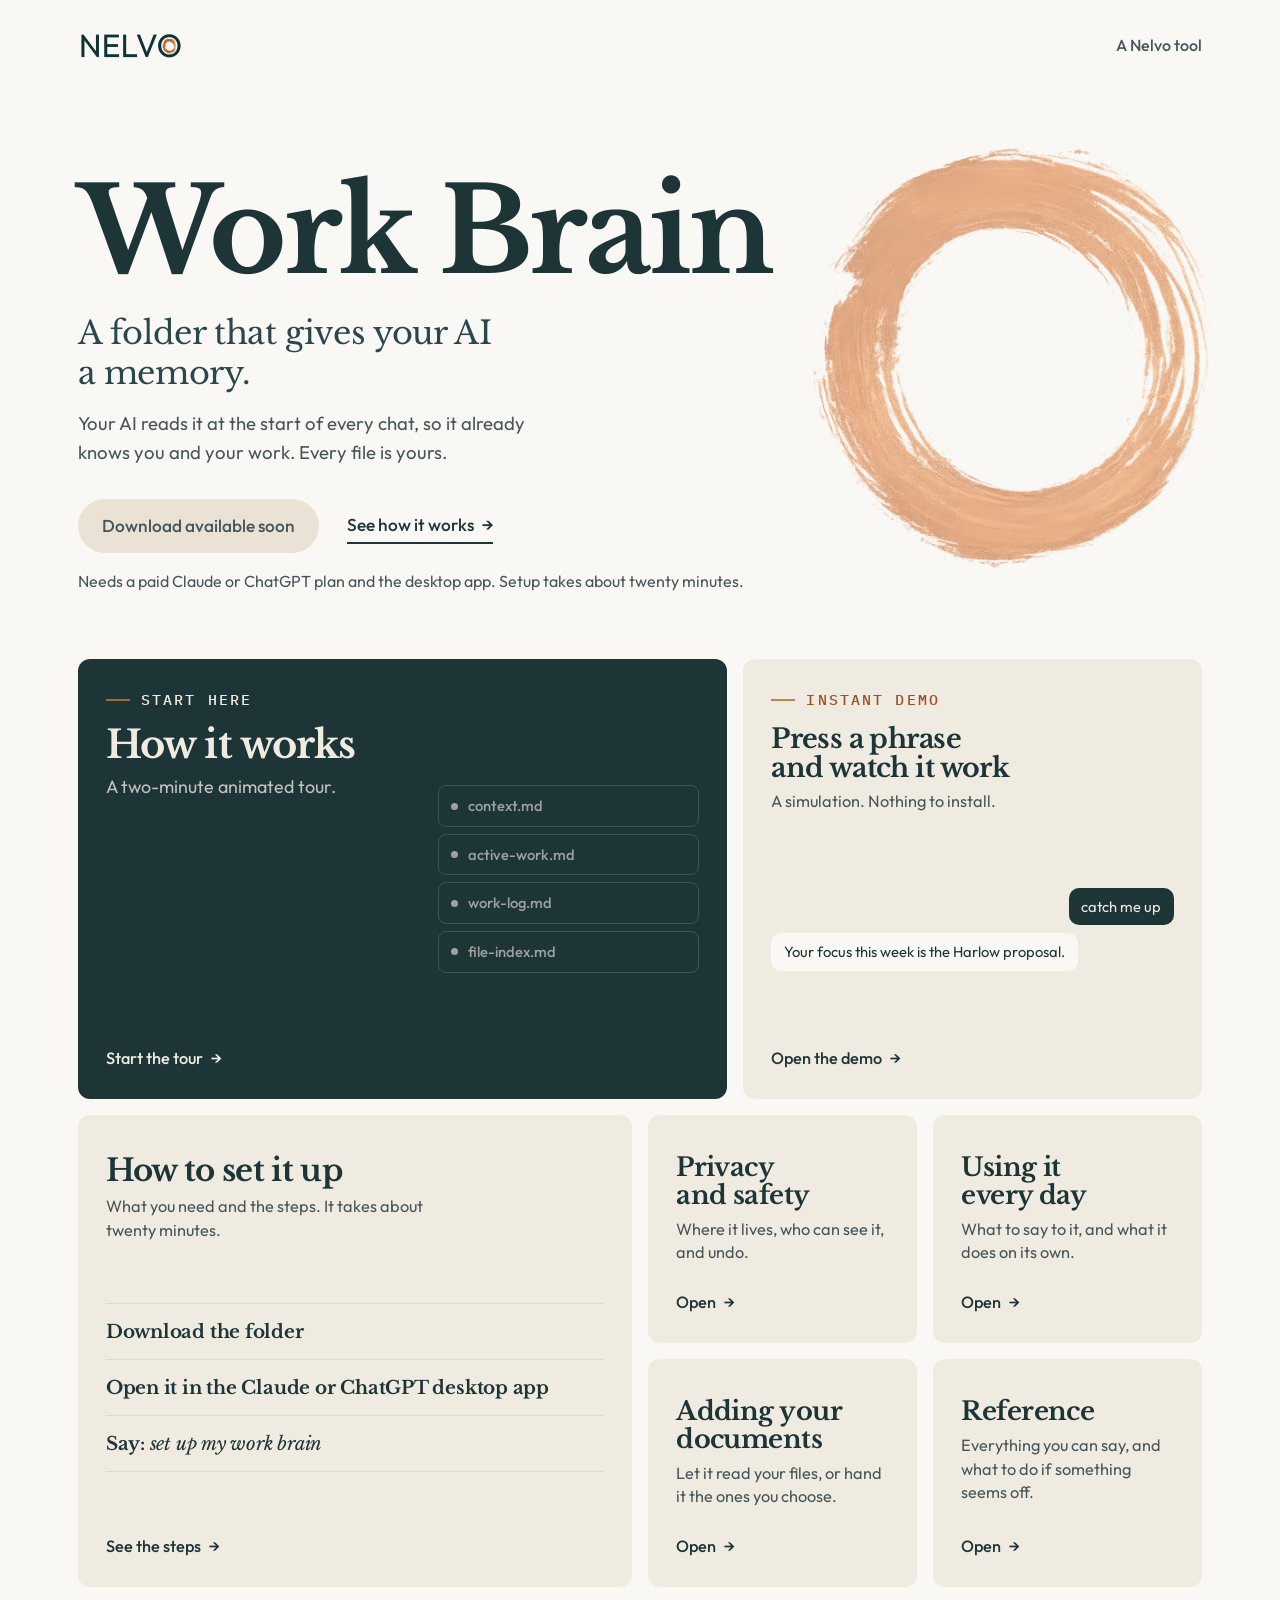
<file: work-brain.html>
<!doctype html>
<html lang="en"><head><meta charset="utf-8"><meta name="viewport" content="width=device-width,initial-scale=1"><title>Work Brain &#183; Nelvo</title><meta name="description" content="Work Brain: a folder that gives your AI a memory. How it works, how to set it up and how to use it."><link rel="canonical" href="https://nelvo.ca/work-brain"><link rel="icon" type="image/png" sizes="32x32" href="mini-logo-32x32.png?v=2"><meta property="og:title" content="Work Brain"><meta property="og:type" content="website"><meta property="og:url" content="https://nelvo.ca/work-brain"><meta property="og:description" content="A folder that gives your AI a memory."><meta property="og:image" content="https://nelvo.ca/resources/og-image.png?v=8"><style>
@font-face{font-family:'Libre Baskerville';src:url('[data-uri]') format('woff2');font-weight:400 700;font-display:swap}
@font-face{font-family:'Libre Baskerville';src:url('[data-uri]') format('woff2');font-style:italic;font-weight:400 700;font-display:swap}
@font-face{font-family:'Outfit';src:url('[data-uri]') format('woff2');font-weight:100 900;font-display:swap}
@font-face{font-family:'IBM Plex Mono';src:url('[data-uri]') format('woff2');font-weight:500;font-display:swap}
:root{--paper:#FAF8F5;--surface:#F0EBE1;--surface-2:#E9E2D5;--ink:#1E3538;--ink-2:#2A474B;--terra:#B4602C;--terra-2:#9A5125;--terra-lt:#D4793E;
  --muted:#46565a;--faint:#7a8a8d;--rule:#DFD9CD;--rule-dk:rgba(240,235,225,.16);--cream-60:rgba(240,235,225,.6);--cream-78:rgba(240,235,225,.78);
  --display:'Libre Baskerville',Georgia,serif;--body:'Outfit',system-ui,sans-serif;--mono:'IBM Plex Mono','Courier New',monospace;
  --wrap:1240px;--gut:clamp(1.25rem,4.5vw,4rem);--ease:cubic-bezier(.22,.61,.2,1);--r:12px}
*{box-sizing:border-box;margin:0;padding:0}
html{-webkit-text-size-adjust:100%}
body{font-family:var(--body);font-weight:400;font-size:19px;line-height:1.6;color:var(--ink);background:var(--paper);-webkit-font-smoothing:antialiased;overflow-x:hidden}
body.locked{overflow:hidden}
h1,h2,h3{font-family:var(--display);font-weight:700;line-height:1.08;letter-spacing:-.022em;text-wrap:balance}
p{text-wrap:pretty}
button{font:inherit;color:inherit;background:none;border:0;cursor:pointer}
a{color:inherit}
.wrap{max-width:var(--wrap);margin:0 auto;padding:0 var(--gut)}
.eyebrow{font-family:var(--mono);font-weight:500;font-size:.95rem;letter-spacing:.14em;line-height:1.7;text-transform:uppercase;color:var(--terra-2);display:flex;align-items:flex-start;gap:.7rem}
.eyebrow::before{content:"";flex:none;width:24px;height:2px;background:var(--terra);opacity:.75;margin-top:.8em}
.on-ink .eyebrow{color:var(--surface)}.on-ink .eyebrow::before{background:var(--terra-lt)}
.muted{color:var(--muted)}
.it{font-family:var(--display);font-style:italic;font-weight:400}
.btn{display:inline-flex;align-items:center;gap:.6rem;background:var(--terra);color:#fff;font-weight:500;font-size:1.08rem;padding:.85rem 1.5rem;border-radius:999px;transition:background .2s,transform .2s var(--ease)}
.btn:hover{background:var(--terra-2);transform:translateY(-2px)}
.btn-ghost{display:inline-flex;align-items:center;gap:.5rem;font-weight:500;font-size:1.08rem;padding:.2rem 0;border-bottom:2px solid currentColor}
.btn-ghost .ar,.btn .ar{transition:transform .3s var(--ease)}
.btn-ghost:hover .ar,.btn:hover .ar{transform:translateX(4px)}
:focus-visible{outline:2px solid var(--terra);outline-offset:3px;border-radius:4px}
.on-ink :focus-visible{outline-color:var(--terra-lt)}

/* ── top bar and hero ── */
.top{display:flex;align-items:center;justify-content:space-between;height:92px}
.top img{height:30px;display:block}
.top span{font-weight:500;font-size:1rem;color:var(--muted)}
.hero{position:relative;padding:clamp(2rem,5vw,4.5rem) 0 clamp(2.5rem,5vw,4rem)}
.hero h1{font-size:clamp(3.6rem,9.2vw,7.6rem);line-height:.98;letter-spacing:-.03em;margin-top:1.2rem}
.hero .tagline{font-family:var(--display);font-weight:400;font-size:clamp(1.45rem,2.5vw,2.15rem);line-height:1.25;letter-spacing:-.012em;color:var(--ink-2);margin-top:1.4rem;max-width:24ch}
.hero .lede{font-size:clamp(1.1rem,1.45vw,1.28rem);color:var(--muted);max-width:40ch;margin-top:1rem;line-height:1.55}
.cta{display:flex;flex-wrap:wrap;align-items:center;gap:1.1rem 1.8rem;margin-top:2rem}
.cta a.btn{text-decoration:none}
.btn.soon{background:var(--surface-2);color:var(--muted);cursor:default}
.btn.soon:hover{background:var(--surface-2);transform:none}
.fine{font-size:1rem;color:var(--muted);margin-top:1rem}
.hero .enso{position:absolute;right:-4%;top:48%;width:min(38vw,470px);transform:translateY(-50%);opacity:.5;pointer-events:none;user-select:none}

/* ── the grid ── */
.grid{display:grid;grid-template-columns:repeat(12,1fr);gap:16px;padding-bottom:clamp(3rem,7vw,6rem)}
.tile{position:relative;text-align:left;text-decoration:none;color:inherit;border-radius:var(--r);background:var(--surface);padding:clamp(1.3rem,2.2vw,2rem);display:flex;flex-direction:column;justify-content:space-between;gap:1.5rem;min-height:180px;overflow:hidden;transition:background .3s var(--ease),transform .3s var(--ease)}
.tile:hover{background:var(--surface-2)}
.tile h3{font-size:clamp(1.4rem,2vw,1.75rem);margin-top:.7rem}
.tile .line{font-size:1.02rem;color:var(--muted);line-height:1.45;margin-top:.5rem;max-width:30ch}
.tile .go{display:inline-flex;align-items:center;gap:.5rem;font-weight:500;font-size:1.02rem}
.tile .go .ar{transition:transform .3s var(--ease)}
.tile:hover .go .ar{transform:translateX(5px)}
.t-start{grid-column:span 7;min-height:440px;background:var(--ink);color:var(--surface)}
.t-start:hover{background:var(--ink-2)}
.t-start h3{font-size:clamp(1.9rem,3vw,2.75rem)}
.t-start .line{color:var(--cream-78);font-size:1.12rem;max-width:32ch}
.t-demo{grid-column:span 5;min-height:440px}
.t-demo h3{font-size:clamp(1.5rem,2.1vw,1.9rem)}
.t-setup{grid-column:span 6;grid-row:span 2}
.t-setup h3{font-size:clamp(1.6rem,2.4vw,2.1rem)}
.t-s{grid-column:span 3}
/* small living previews inside the two big tiles */
.t-start{display:grid;grid-template-columns:minmax(0,1.15fr) minmax(0,1fr);gap:clamp(1rem,2.5vw,2.5rem);align-items:stretch}
.t-demo,.t-setup{display:flex;flex-direction:column;justify-content:space-between;gap:1.4rem}
.t-demo .pv,.t-setup .pv{align-self:stretch}
.t-start .lft,.t-demo .lft,.t-setup .lft{display:flex;flex-direction:column;justify-content:space-between;align-items:flex-start;gap:1.6rem}
.pv{align-self:center;pointer-events:none}
.pv-steps{align-self:end;width:100%;border-top:1px solid var(--rule)}
.pv-steps span{display:block;padding:.8rem 0;border-bottom:1px solid var(--rule);font-family:var(--display);font-weight:700;font-size:1.15rem;letter-spacing:-.012em}
.pv-steps i{font-style:italic;font-weight:400;font-size:1.4rem;color:var(--terra);line-height:1}
.pv-files{display:flex;flex-direction:column;gap:7px}
.pv-files span{display:flex;align-items:center;gap:.6rem;font-size:.92rem;font-weight:500;color:var(--cream-60);padding:.5rem .75rem;border-radius:8px;border:1px solid var(--rule-dk);animation:pvf 7.5s infinite var(--ease)}
.pv-files span::before{content:"";width:7px;height:7px;border-radius:50%;background:var(--cream-60);animation:pvd 7.5s infinite var(--ease)}
.pv-files span:nth-child(2),.pv-files span:nth-child(2)::before{animation-delay:.9s}
.pv-files span:nth-child(3),.pv-files span:nth-child(3)::before{animation-delay:1.8s}
.pv-files span:nth-child(4),.pv-files span:nth-child(4)::before{animation-delay:2.7s}
@keyframes pvf{0%,6%{color:var(--cream-60);border-color:var(--rule-dk)}12%,58%{color:var(--surface);border-color:rgba(240,235,225,.4)}70%,100%{color:var(--cream-60);border-color:var(--rule-dk)}}
@keyframes pvd{0%,6%{background:var(--cream-60)}12%,58%{background:var(--terra-lt)}70%,100%{background:var(--cream-60)}}
.pv-chat{display:flex;flex-direction:column;gap:8px}
.pv-chat span{font-size:.92rem;line-height:1.35;padding:.55rem .8rem;border-radius:10px;max-width:92%}
.pv-chat{align-items:flex-start}.pv-chat .y{align-self:flex-end;background:var(--ink);color:var(--surface)}
.pv-chat .a{align-self:flex-start;background:var(--paper)}
.tag{display:inline-block;font-weight:500;font-size:.9rem;color:var(--terra-2);border:1.5px solid currentColor;border-radius:999px;padding:.1rem .7rem;margin-top:.9rem}

/* ── load reveal ── */
@media (prefers-reduced-motion:no-preference){
  .rv{opacity:0;transform:translateY(26px);animation:rv .95s var(--ease) forwards;animation-delay:var(--d,0s)}
  @keyframes rv{to{opacity:1;transform:none}}
}

/* ── panels ── */
.panel{position:fixed;inset:0;z-index:50;background:var(--paper);overflow-y:auto;visibility:hidden;opacity:0;transform-origin:0 0;-webkit-overflow-scrolling:touch}
.panel.open{visibility:visible;opacity:1}
.panel.anim{transition:transform .62s var(--ease),opacity .4s var(--ease),border-radius .62s var(--ease)}
.panel.ink{background:var(--ink);color:var(--surface)}
.panel:focus{outline:none}
.p-in{max-width:var(--wrap);margin:0 auto;padding:clamp(4.6rem,8vw,6.5rem) var(--gut) clamp(3rem,6vw,5rem);opacity:0;transform:translateY(18px);transition:opacity .5s var(--ease) .5s,transform .6s var(--ease) .5s}
.panel.open.shown .p-in{opacity:1;transform:none}
.x{position:fixed;top:22px;right:max(22px,calc((100vw - var(--wrap))/2 + var(--gut) - 6px));z-index:60;display:none;align-items:center;gap:.5rem;font-weight:500;font-size:1rem;padding:.55rem 1.05rem .55rem 1.15rem;border-radius:999px;border:1.5px solid var(--ink);background:var(--paper);transition:background .2s,color .2s}
.x:hover{background:var(--ink);color:var(--paper)}
body.locked .x{display:inline-flex}
body.locked.dark .x{border-color:var(--surface);background:var(--ink);color:var(--surface)}
body.locked.dark .x:hover{background:var(--surface);color:var(--ink)}
.panel h2{font-size:clamp(2rem,3.3vw,2.95rem);margin-top:1rem;max-width:20ch}
.panel .intro{font-size:clamp(1.1rem,1.5vw,1.3rem);color:var(--muted);max-width:44ch;margin-top:1rem;line-height:1.5}
.on-ink .intro{color:var(--cream-78)}
.sub{font-family:var(--display);font-weight:700;font-size:clamp(1.3rem,1.8vw,1.6rem);letter-spacing:-.015em;margin:clamp(2.4rem,4vw,3.4rem) 0 .4rem}
/* hairline editorial rows: the house list */
.rows{border-bottom:1px solid var(--rule);margin-top:1.4rem}
.rows>div{display:grid;grid-template-columns:3.2rem minmax(0,17rem) minmax(0,1fr);column-gap:1.5rem;align-items:baseline;padding:1.25rem 0;border-top:1px solid var(--rule)}
.rows.no-num>div{grid-template-columns:minmax(0,15rem) minmax(0,1fr)}
.two .rows.no-num>div{grid-template-columns:6.5rem minmax(0,1fr)}
.rows .n{font-family:var(--display);font-style:italic;font-size:1.7rem;color:var(--terra);line-height:1}
.rows .k{font-family:var(--display);font-weight:700;font-size:1.3rem;letter-spacing:-.012em;line-height:1.25}
.rows .v{color:var(--ink-2);font-size:1.08rem;line-height:1.55;max-width:60ch}
.rows .v b{font-weight:500;color:var(--ink)}
.say{font-family:var(--display);font-style:italic;font-weight:400;color:inherit}
h3 .say,h2 .say{font-weight:400}
.two{display:grid;grid-template-columns:1fr 1fr;gap:clamp(2rem,5vw,5rem);margin-top:clamp(2rem,4vw,3rem)}
.phrase{padding:1.3rem 0;border-top:1px solid var(--rule)}
.phrase:last-child{border-bottom:1px solid var(--rule)}
.phrase .p{font-family:var(--display);font-style:italic;font-weight:400;font-size:clamp(1.7rem,2.6vw,2.3rem);letter-spacing:-.015em;line-height:1.15}
.phrase .v{color:var(--muted);font-size:1.08rem;margin-top:.35rem}
.need{display:grid;grid-template-columns:repeat(4,1fr);gap:16px;margin-top:1.6rem}
.need div{background:var(--surface);border-radius:var(--r);padding:1.3rem 1.3rem 1.4rem}
.need .k{font-family:var(--display);font-weight:700;font-size:1.2rem;line-height:1.25;letter-spacing:-.012em}
.need .v{color:var(--muted);font-size:1rem;line-height:1.45;margin-top:.45rem}
details{border-top:1px solid var(--rule)}
details:last-of-type{border-bottom:1px solid var(--rule)}
summary{list-style:none;cursor:pointer;display:flex;justify-content:space-between;align-items:center;gap:1rem;padding:1.25rem 0;font-family:var(--display);font-weight:700;font-size:1.3rem;letter-spacing:-.012em}
summary::-webkit-details-marker{display:none}
summary::after{content:"+";font-family:var(--body);font-weight:400;font-size:1.6rem;line-height:1;color:var(--terra-2);transition:transform .3s var(--ease)}
details[open] summary::after{transform:rotate(45deg)}
details .d{color:var(--ink-2);font-size:1.08rem;line-height:1.6;max-width:62ch;padding:0 0 1.5rem}
details .d p+p{margin-top:.7rem}
details ul{list-style:none;margin-top:.2rem}
details li{padding:.35rem 0;display:grid;grid-template-columns:minmax(0,16rem) 1fr;gap:1rem;align-items:baseline}
details li .say{font-size:1.12rem}

/* ── windows used in the tour and the demo ── */
.win{background:var(--paper);border:1px solid var(--rule);border-radius:var(--r);overflow:hidden;display:flex;flex-direction:column;color:var(--ink)}
.bar{flex:none;height:42px;border-bottom:1px solid var(--rule);display:flex;align-items:center;gap:6px;padding:0 14px;font-size:.92rem;font-weight:500;color:var(--muted)}
.bar i{width:9px;height:9px;border-radius:50%;background:var(--rule)}
.bar b{font-weight:500;margin-left:8px}
.bar .chip{margin-left:auto;font-size:.85rem;color:var(--terra-2);border:1.5px solid currentColor;border-radius:999px;padding:0 .6rem;line-height:1.5}
.msgs{flex:1;min-height:0;padding:18px;display:flex;flex-direction:column;gap:12px;overflow-y:auto}
.bub{max-width:86%;padding:.7rem 1rem;border-radius:12px;font-size:1.02rem;line-height:1.45}
.bub.you{align-self:flex-end;background:var(--ink);color:var(--surface)}
.bub.ai{align-self:flex-start;background:var(--surface)}
.bub.dim{color:var(--muted)}
.ask{flex:none;margin:0 14px 14px;border:1px solid var(--rule);border-radius:999px;padding:.6rem 1.1rem;font-size:1rem;min-height:2.6rem;color:var(--ink);display:flex;align-items:center}
.ask .ph{color:var(--faint)}
.caret{display:inline-block;width:2px;height:1.1em;background:var(--terra);margin-left:2px;animation:blink 1s steps(1) infinite}
@keyframes blink{50%{opacity:0}}
.fold .hd{flex:none;padding:14px 16px 10px;font-weight:500;font-size:1rem;display:flex;align-items:center;gap:.6rem}
.fold .hd::before{content:"";width:18px;height:13px;border-radius:2px 3px 3px 3px;background:var(--ink);box-shadow:0 -3px 0 -1px var(--ink);clip-path:polygon(0 0,40% 0,50% 18%,100% 18%,100% 100%,0 100%)}
.frow{display:grid;grid-template-columns:auto 1fr;column-gap:.7rem;align-items:baseline;padding:.62rem 16px;border-top:1px solid var(--rule);font-size:1rem;transition:background .45s var(--ease)}
.frow .nm{font-weight:500;color:var(--muted);display:flex;align-items:center;gap:.6rem;transition:color .45s var(--ease);white-space:nowrap}
.frow .nm::before{content:"";width:7px;height:7px;border-radius:50%;background:var(--rule);transition:background .45s var(--ease),transform .45s var(--ease)}
.frow .nt{grid-column:2;color:var(--ink-2);font-size:.98rem;line-height:1.4;max-height:0;opacity:0;overflow:hidden;transition:max-height .5s var(--ease),opacity .5s var(--ease),margin .5s var(--ease)}
.frow.wide{grid-template-columns:11.5rem 1fr}
.frow.wide .nt{grid-column:2;grid-row:1}
.frow.on{background:rgba(180,96,44,.07)}
.frow.on .nm{color:var(--ink)}
.frow.on .nm::before{background:var(--terra);transform:scale(1.35)}
.frow.on .nt{max-height:5em;opacity:1}
.frow.child .nm{padding-left:1.5rem;font-weight:400}
.frow.in{animation:slidein .6s var(--ease) both}
@keyframes slidein{from{opacity:0;transform:translateY(-8px)}}

/* ── Start here: the tour ── */
.tour{display:grid;grid-template-columns:minmax(0,4fr) minmax(0,8fr);gap:clamp(1.5rem,4vw,4.5rem);align-items:center;margin-top:clamp(1.6rem,3vw,2.6rem);min-height:min(62vh,560px)}
.cap{display:grid;align-items:center}
.cap>div{grid-area:1/1;opacity:0;transform:translateY(14px);transition:opacity .5s var(--ease),transform .6s var(--ease);pointer-events:none}
.cap>div.on{opacity:1;transform:none;pointer-events:auto}
.cap .num{font-family:var(--display);font-style:italic;font-size:1.5rem;color:var(--terra)}
.on-ink .cap .num{color:var(--terra-lt)}
.cap h3{font-size:clamp(1.7rem,2.7vw,2.5rem);margin-top:.6rem;max-width:15ch}
.cap p{color:var(--muted);font-size:clamp(1.05rem,1.4vw,1.22rem);line-height:1.5;margin-top:1rem;max-width:31ch}
.on-ink .cap p{color:var(--cream-78)}
.cap p.aside{font-size:1rem;margin-top:.9rem;color:var(--muted)}
.on-ink .cap p.aside{color:var(--cream-60)}
.cap .ends{display:flex;flex-wrap:wrap;gap:1.4rem;align-items:center;margin-top:1.8rem}
.stage{position:relative;height:min(58vh,520px);min-height:400px}
.scene{position:absolute;inset:0;opacity:0;visibility:hidden;transform:scale(.985);transition:opacity .5s var(--ease),transform .6s var(--ease),visibility .5s}
.scene.on{opacity:1;visibility:visible;transform:none}
.scene .win{height:100%}
.sc-2{display:grid;grid-template-columns:minmax(0,4fr) minmax(0,6fr);gap:14px}
.sc-4{display:grid;grid-template-columns:minmax(0,6fr) minmax(0,4fr);gap:14px}
.sc-5{display:flex;flex-direction:column}
.sc-5 .wins{flex:1;min-height:0;display:grid;grid-template-columns:repeat(3,1fr);gap:12px}
.sc-5 .reach{flex:none;display:block;width:100%;height:74px}
.sc-5 .rl{fill:none;stroke:rgba(240,235,225,.28);stroke-width:1.6;stroke-dasharray:5 6;vector-effect:non-scaling-stroke;transition:stroke .6s var(--ease)}
.sc-5 .rl.on{stroke:var(--terra-lt)}
.fbox{flex:none;align-self:center;display:inline-flex;align-items:center;gap:.7rem;background:var(--paper);color:var(--ink);border-radius:var(--r);padding:.8rem 1.4rem;font-weight:600;font-size:1.1rem}
.fbox svg{width:22px;height:20px;fill:none;stroke:var(--ink);stroke-width:1.5;stroke-linejoin:round}
.appear{opacity:0;transform:translateY(10px);transition:opacity .5s var(--ease),transform .55s var(--ease)}
.appear.on{opacity:1;transform:none}
.reading .frow .nm::before{animation:pulse 1s var(--ease) 2}
@keyframes pulse{50%{background:var(--terra);transform:scale(1.35)}}
.stat{background:var(--ink-2);border-radius:var(--r);padding:1.2rem 1.3rem;color:var(--surface);display:flex;flex-direction:column;gap:1.1rem;justify-content:center}
.stat .when{position:relative;height:2.4rem}
.stat .when span,.stat .cnt span{position:absolute;left:0;top:0;opacity:0;transition:opacity .45s var(--ease)}
.stat .when span.on,.stat .cnt span.on{opacity:1}
.stat .when span{font-family:var(--display);font-weight:700;font-size:1.9rem;letter-spacing:-.02em}
.stat .lbl{font-size:.95rem;color:var(--cream-60)}
.stat .cnt{position:relative;height:3.2rem}
.stat .cnt span{font-family:var(--display);font-style:italic;font-size:2.6rem;color:var(--terra-lt);line-height:1.2}
.stat .note{font-size:1rem;color:var(--cream-78);line-height:1.45}
.tnav{display:flex;align-items:center;gap:1rem;margin-top:clamp(1.4rem,3vw,2.4rem)}
.dots{display:flex;gap:8px;margin-right:auto}
.dots{--track:var(--rule);--fill:var(--terra)}
.on-ink .dots{--track:var(--rule-dk);--fill:var(--terra-lt)}
.dots button{position:relative;width:34px;height:24px}
.dots button::before,.dots button::after{content:"";position:absolute;left:0;top:10px;height:4px;border-radius:2px}
.dots button::before{right:0;background:var(--track)}
.dots button::after{width:0;background:var(--fill)}
.dots button.done::after{width:100%}
.dots button.cur::after{animation:fill var(--dur,4s) linear forwards}
@keyframes fill{to{width:100%}}
.rnd{flex:none;width:48px;height:48px;border-radius:50%;border:1.5px solid var(--ink);display:inline-flex;align-items:center;justify-content:center;font-size:1.3rem;transition:background .2s,color .2s,opacity .2s}
.rnd:hover{background:var(--ink);color:var(--paper)}
.on-ink .rnd{border-color:var(--surface)}.on-ink .rnd:hover{background:var(--surface);color:var(--ink)}
.rnd[disabled]{opacity:.3;pointer-events:none}
.rnd.ready{background:var(--terra);border-color:var(--terra);color:#fff}
.on-ink .rnd.ready{background:var(--terra-lt);border-color:var(--terra-lt);color:var(--ink)}
.replay{font-size:1rem;font-weight:500;color:var(--muted);border-bottom:1.5px solid var(--rule);margin-right:.6rem}
.on-ink .replay{color:var(--cream-78);border-bottom-color:var(--rule-dk)}

/* ── Instant demo ── */
.demo{display:grid;grid-template-columns:minmax(0,7fr) minmax(0,4fr);gap:16px;margin-top:clamp(1.6rem,3vw,2.4rem);height:min(60vh,540px);min-height:420px}
.demo .win{height:100%}
.keys{display:flex;flex-wrap:wrap;gap:.6rem;padding:0 14px 16px}
.key{font-weight:500;font-size:1.02rem;padding:.6rem 1.15rem;border-radius:999px;border:1.5px solid var(--ink);transition:background .2s,color .2s,transform .2s var(--ease)}
.key:hover{background:var(--ink);color:var(--paper);transform:translateY(-2px)}
.files{background:var(--surface);border-radius:var(--r);padding:1.2rem 1.3rem;display:flex;flex-direction:column}
.files .f{display:flex;align-items:center;gap:.7rem;padding:.8rem 0;border-top:1px solid var(--rule);font-weight:500;font-size:1.02rem;color:var(--muted);transition:color .35s}
.files .f::before{content:"";width:8px;height:8px;border-radius:50%;background:var(--rule);transition:background .35s,transform .35s var(--ease)}
.files .f small{margin-left:auto;font-weight:500;font-size:.92rem;color:var(--terra-2);opacity:0;transition:opacity .35s}
.files .f.lit{color:var(--ink)}.files .f.lit::before{background:var(--terra);transform:scale(1.4)}.files .f.lit small{opacity:1}
.files .foot{margin-top:auto;padding-top:1rem;font-size:.95rem;color:var(--muted);line-height:1.45}
.after{display:flex;flex-wrap:wrap;align-items:center;gap:1.1rem 1.8rem;margin-top:1.8rem}
.after a.btn{text-decoration:none}
.sr{position:absolute;width:1px;height:1px;overflow:hidden;clip-path:inset(50%)}
.ph-only{display:none}

/* ── the file tree (drawn like the AI Night tree: root, trunk, bus, folder columns) ── */
.card{position:relative;height:100%;background:var(--paper);border:1px solid var(--rule);border-radius:var(--r);padding:16px 18px;display:flex;flex-direction:column;gap:10px;color:var(--ink);overflow:hidden}
.card .ask{margin:0;flex:none}
.card .fit{flex:1;min-height:0;position:relative}
.fit>.tree,.fill>.tree{position:absolute;inset:0;width:100%;height:100%;max-height:none}
.fill{position:absolute;inset:0}
.tree{display:block;width:100%;height:auto;max-height:100%;overflow:hidden}
.tree text{font-family:var(--body);font-weight:500;font-size:13px;fill:var(--muted);transition:fill .5s var(--ease)}
.tree .rt{font-size:15px;font-weight:600;fill:var(--ink)}
.tree .rs{font-size:11.5px;font-weight:400;fill:var(--muted)}
.tree .ic{fill:none;stroke:var(--faint);stroke-width:1.4;stroke-linejoin:round;transition:stroke .5s var(--ease),fill .5s var(--ease)}
.tree .ln{fill:none;stroke:#CFC8BA;stroke-width:1.4;transition:stroke .5s var(--ease),opacity .6s var(--ease)}
.tree rect{fill:var(--surface);stroke:var(--rule);stroke-width:1.2;transition:stroke .5s var(--ease),fill .5s var(--ease)}
.tree .root rect{stroke:var(--ink);stroke-width:1.6}
.tree .nd,.tree .lower{transition:opacity .6s var(--ease)}
.tree .lit text{fill:var(--ink)}
.tree .lit .ic{stroke:var(--terra);fill:rgba(180,96,44,.16)}
.tree .ln.lit{stroke:var(--terra);stroke-width:1.9}
.tree .pill.lit rect,.tree .root.lit rect{stroke:var(--terra);fill:#F7EDE3}
.tree.focus .nd:not(.lit),.tree.focus .ln:not(.lit){opacity:.26}
.tree .nt{font-family:var(--display);font-style:italic;font-weight:400;font-size:12.5px;fill:var(--ink-2)}
.tree .nw,.tree .side .nt{opacity:0;transition:opacity .7s var(--ease)}
.tree .nw.told,.tree .side.told .nt{opacity:1}
.tree .side.told,.tree .pill.told{opacity:1!important}
.tree .side.told rect,.tree .pill.told:not(.lit) rect{stroke:var(--ink)}
.tree .pill.told:not(.lit) text{fill:var(--ink)}
.tree .vp{transition:transform 1.4s var(--ease);transform-origin:0 0}
.tree.zoom .vp{transform:scale(1.5) translate(-250px,6px)}
.tree.zoom .lower{opacity:0}
.tree.big text{font-size:17px}
.tree.big .rs{font-size:13px}
.tree.big .ic,.tree.big .ln{stroke-width:1.7}
.tree.big .ph2,.tree.big .ph3{opacity:0;transition:opacity 1s var(--ease)}
.p2 .tree.big .ph2,.p3 .tree.big .ph3{opacity:1}
.split{flex:1;min-height:0;display:grid;grid-template-columns:minmax(0,1.55fr) minmax(0,1fr);gap:18px;align-items:stretch}
.split .fit{min-height:220px}
.ans{max-width:none;align-self:center}
.grow-hd{flex:none;display:flex;align-items:baseline;gap:1.2rem}
.grow-hd .when,.grow-hd .cnt{position:relative;height:2.2rem;flex:none}
.grow-hd .when{width:8.5rem}.grow-hd .cnt{width:14rem}
.grow-hd span{position:absolute;left:0;top:0;white-space:nowrap;opacity:0;transition:opacity .5s var(--ease)}
.grow-hd span.on{opacity:1}
.grow-hd .when span{font-family:var(--display);font-weight:700;font-size:1.6rem;letter-spacing:-.02em}
.grow-hd .cnt span{font-family:var(--display);font-style:italic;font-size:1.5rem;color:var(--terra)}
/* ── setup flow visuals ── */
.stage.onsurf{background:var(--surface);border-radius:var(--r)}
.stage.onsurf>.scene{inset:clamp(16px,2.4vw,28px)}
.opts{display:grid;grid-template-columns:1fr 1fr;gap:16px;height:100%;align-content:center}
.opt{background:var(--paper);border-radius:var(--r);padding:clamp(1.4rem,2.6vw,2.2rem)}
.opt .nm2{font-family:var(--display);font-weight:700;font-size:clamp(1.7rem,2.6vw,2.3rem);letter-spacing:-.02em;line-height:1.1}
.opt .how{font-weight:500;font-size:1.08rem;margin-top:.9rem}
.opt .alt{font-size:1rem;color:var(--muted);margin-top:.3rem;line-height:1.45}
.desk{height:100%;display:flex;align-items:center;justify-content:center;gap:clamp(1rem,3vw,2.6rem)}
.thing{display:flex;flex-direction:column;align-items:center;gap:.7rem;font-weight:500;font-size:1.05rem}
.thing svg{width:140px;height:128px;fill:var(--paper);stroke:var(--ink);stroke-width:1.5;stroke-linejoin:round}
.thing.lit2 svg{stroke:var(--terra);fill:#F7EDE3}
.desk .to{font-size:1.8rem;color:var(--faint)}
.tabs{display:flex;gap:.4rem;margin-left:12px}
.tab{padding:.15rem .8rem;border-radius:999px;font-size:.95rem;font-weight:500;color:var(--muted);transition:background .4s var(--ease),color .4s var(--ease)}
.tab.sel{background:var(--ink);color:var(--surface)}
.pick{padding:14px 0 0;flex:1}
.pick .lbl2{padding:0 16px 8px;font-size:.95rem;color:var(--muted)}
.trust{margin:14px;border:1px solid var(--rule);border-radius:var(--r);padding:.9rem 1.1rem;display:flex;align-items:center;justify-content:space-between;gap:1rem;font-size:1.02rem}
.trust b{font-weight:500;padding:.35rem 1.1rem;border-radius:999px;border:1.5px solid var(--ink);transition:background .4s var(--ease),color .4s var(--ease),border-color .4s}
.trust b.on{background:var(--terra);border-color:var(--terra);color:#fff}
.chk{height:100%;display:flex;flex-direction:column;justify-content:center}
.chk .frow{padding:1rem 16px;font-size:1.12rem;border-top:1px solid var(--rule);background:none!important}
.chk .frow .nm::before{content:"\2713";width:auto;height:auto;border-radius:0;background:none!important;transform:none!important;color:var(--terra);font-weight:600;opacity:0;transition:opacity .45s var(--ease)}
.chk .frow.on .nm::before{opacity:1}
.chk .frow:last-of-type{border-bottom:1px solid var(--rule)}
.chk .took{margin-top:1.4rem;font-family:var(--display);font-style:italic;font-size:1.35rem;color:var(--ink-2)}

/* ── responsive ── */
@media (max-width:980px){
  .t-start,.t-demo{grid-column:span 12;min-height:360px}
  .t-setup{grid-column:span 12;grid-row:auto}
  .t-s{grid-column:span 6}
  .tour{grid-template-columns:1fr;gap:1.4rem}
  .two{grid-template-columns:1fr}
  .need{grid-template-columns:1fr 1fr}
  .demo{grid-template-columns:1fr;height:auto}
  .demo .win{height:440px}
  .files{order:-1;flex-direction:row;flex-wrap:wrap;gap:8px;padding:.9rem 1rem;align-items:center}
  .files .eyebrow,.files .foot{display:none}
  .files .f{border:1.5px solid var(--rule);border-radius:999px;padding:.3rem .8rem;font-size:.95rem;gap:.5rem}
  .files .f small{margin-left:.2rem}
}
@media (max-width:640px){
  body{font-size:17px}
  .top{height:72px}
  .top span{display:none}
  .hero .enso{width:52vw;right:-22%;top:4%;transform:none;opacity:.3}
  .ph-only{display:block}.dk-only{display:none!important}
  .tnav{position:sticky;bottom:0;background:var(--paper);padding:12px 0;margin-top:1rem;z-index:2;gap:.7rem}
  .tnav .replay{display:none}
  .cap{align-items:start}
  .cap>div:not(.on){display:none}
  .dots{gap:5px}.dots button{width:22px}
  .ink .tnav{background:var(--ink)}
  .split{grid-template-columns:1fr}
  .flist .frow{padding:.6rem 4px}
  .t-s{grid-column:span 12;min-height:150px}
  .t-start,.t-demo{grid-template-columns:1fr;min-height:0}
  .rows>div,.rows.no-num>div{grid-template-columns:2.4rem 1fr}
  .rows.no-num>div{grid-template-columns:1fr}
  .rows .v{grid-column:2}
  .rows.no-num .v{grid-column:1;margin-top:.3rem}
  .need{grid-template-columns:1fr}
  .stage{height:min(52vh,420px);min-height:340px}
  .frow{padding:.5rem 14px}
  .sc-2,.sc-4{grid-template-columns:1fr;grid-template-rows:auto 1fr}
  .sc-2 .fold{display:none}
  .sc-5 .wins{grid-template-columns:1fr 1fr}
  .sc-5 .win:nth-child(n+3){display:none}
  .frow.wide{grid-template-columns:auto 1fr}
  .frow.wide .nt{grid-column:2;grid-row:auto}
  details li{grid-template-columns:1fr;gap:0}
  .x{top:14px;right:14px}
}
@media (prefers-reduced-motion:reduce){
  *,*::before,*::after{animation:none!important;transition:none!important}
}
</style></head><body>
<div class="wrap" id="page">
  <header class="top"><a href="https://nelvo.ca/" aria-label="Nelvo home"><img src="[data-uri]" alt="Nelvo"></a><span>A Nelvo tool</span></header>

  <section class="hero">
    <img class="enso" src="[data-uri]" alt="">
    <h1 class="rv">Work Brain</h1>
    <p class="tagline rv" style="--d:.08s">A folder that gives your AI a memory.</p>
    <p class="lede rv" style="--d:.16s">Your AI reads it at the start of every chat, so it already knows you and your work. Every file is yours.</p>
    <div class="cta rv" style="--d:.24s"><span class="btn soon">Download available soon</span><a class="btn-ghost" href="#start" data-open="start" style="text-decoration:none">See how it works <span class="ar">&rarr;</span></a></div>
    <p class="fine rv" style="--d:.3s">Needs a paid Claude or ChatGPT plan and the desktop app. Setup takes about twenty minutes.</p>
    <p class="fine ph-only">You set it up on a computer, not a phone. <a id="mailme" href="#">Email yourself this page</a>.</p>
  </section>

  <main class="grid" id="grid">
    <a class="tile t-start on-ink rv" style="--d:.34s" href="#start" data-open="start">
      <div class="lft"><div><p class="eyebrow">Start here</p><h3>How it works</h3><p class="line">A two-minute animated tour.</p></div>
      <span class="go">Start the tour <span class="ar">&rarr;</span></span></div>
      <div class="pv pv-files" aria-hidden="true"><span>context.md</span><span>active-work.md</span><span>work-log.md</span><span>file-index.md</span></div>
    </a>
    <a class="tile t-demo rv" style="--d:.42s" href="#demo" data-open="demo">
      <div><p class="eyebrow">Instant demo</p><h3>Press a phrase and watch it work</h3><p class="line">A simulation. Nothing to install.</p></div>
      <div class="pv pv-chat" aria-hidden="true"><span class="y">catch me up</span><span class="a">Your focus this week is the Harlow proposal.</span></div>
      <span class="go">Open the demo <span class="ar">&rarr;</span></span>
    </a>
    <a class="tile t-setup rv" style="--d:.5s" href="#setup" data-open="setup">
      <div><h3>How to set it up</h3><p class="line">What you need and the steps. It takes about twenty minutes.</p></div>
      <div class="pv pv-steps" aria-hidden="true"><span>Download the folder</span><span>Open it in the Claude or ChatGPT desktop app</span><span>Say: <b class="say">set up my work brain</b></span></div>
      <span class="go">See the steps <span class="ar">&rarr;</span></span>
    </a>
    <a class="tile t-s rv" style="--d:.56s" href="#privacy" data-open="privacy">
      <div><h3>Privacy and safety</h3><p class="line">Where it lives, who can see it, and undo.</p></div><span class="go">Open <span class="ar">&rarr;</span></span>
    </a>
    <a class="tile t-s rv" style="--d:.62s" href="#everyday" data-open="everyday">
      <div><h3>Using it every day</h3><p class="line">What to say to it, and what it does on its own.</p></div><span class="go">Open <span class="ar">&rarr;</span></span>
    </a>
    <a class="tile t-s rv" style="--d:.68s" href="#teach" data-open="teach">
      <div><h3>Adding your documents</h3><p class="line">Let it read your files, or hand it the ones you choose.</p></div><span class="go">Open <span class="ar">&rarr;</span></span>
    </a>
    <a class="tile t-s rv" style="--d:.74s" href="#reference" data-open="reference">
      <div><h3>Reference</h3><p class="line">Everything you can say, and what to do if something seems off.</p></div><span class="go">Open <span class="ar">&rarr;</span></span>
    </a>
  </main>
</div>

<button class="x" id="x" aria-label="Close">Close <span aria-hidden="true">&times;</span></button>

<!-- ═════════════ How it works ═════════════ -->
<section class="panel ink on-ink" id="p-start" role="dialog" aria-modal="true" aria-label="How it works" data-tour><div class="p-in">
  <p class="eyebrow">How it works</p>
  <div class="tour">
    <div class="cap" aria-live="polite">
      <div><span class="num">1 of 5</span><h3>A new chat does not know your work</h3><p>Ask a new chat what to focus on today, and it can only guess.</p></div>
      <div><span class="num">2 of 5</span><h3>With Work Brain, it reads your folder first</h3><p>Open the chat on your work-brain folder. It reads your key files, follows the index to what it needs, then answers.</p></div>
      <div><span class="num">3 of 5</span><h3>What each file does</h3><p>Four files hold your work. Your AI reads the first two in every chat and uses the index to find the rest.</p><p class="aside">The .md at the end of each name just means plain text.</p></div>
      <div><span class="num">4 of 5</span><h3>The folder grows as you work</h3><p>Projects, people and meetings get their own files. Your Work Brain creates them, lists them in the index and moves old ones to the archive folder.</p></div>
      <div><span class="num">5 of 5</span><h3>Every chat opened on the folder knows your work</h3><p>Open a new chat on the work-brain folder any day and it starts with everything your Work Brain knows. A chat opened anywhere else cannot see it.</p>
        <div class="ends"><a class="btn" href="#setup" data-open="setup" style="text-decoration:none">How to set it up <span class="ar">&rarr;</span></a><a class="btn-ghost" href="#demo" data-open="demo" style="text-decoration:none">Try the instant demo <span class="ar">&rarr;</span></a></div></div>
    </div>
    <div class="stage">
      <!-- 1 -->
      <div class="scene sc-1"><div class="win"><div class="bar"><i></i><i></i><i></i><b>New chat</b></div>
        <div class="msgs"><div class="bub you appear" data-at="1400">What should I focus on today?</div>
          <div class="bub ai dim appear" data-at="2500">I don&#8217;t know your work yet. In general, start with whatever is most urgent, then anything with a deadline this week. What are you working on?</div></div>
        <div class="ask"><span data-type="What should I focus on today?" data-at="1" data-until="1400"></span><span class="caret"></span></div></div></div>
      <!-- 2 -->
      <div class="scene"><div class="card">
        <div class="ask"><span data-type="What should I focus on today?" data-at="1"></span><span class="caret"></span></div>
        <div class="split"><div class="fit"><svg class="tree" viewBox="0 0 420 398" role="img" aria-label="The files in a work brain" data-at="3500" data-cls="focus"><g class="vp"><g class="nd root" data-n="root" data-at="1500" data-cls="lit"><rect x="85.0" y="10" width="250" height="50" rx="10"/><path class="ic" transform="translate(103.0,27)" d="M.75 2.25h4.6l1.5 1.9h6.4v8.6H.75z"/><text class="rt" x="126.0" y="32">work-brain/</text><text class="rs" x="126.0" y="49">AGENTS.md &#183; your AI&#8217;s instructions</text></g><path class="ln" data-n="context" data-at="2000" data-cls="lit" d="M210.0 60V78"/><g class="nd pill" data-n="context" data-at="2000" data-cls="lit"><rect x="122.0" y="78" width="176" height="28" rx="7"/><path class="ic" transform="translate(134.0,85)" d="M.75.75h6.5l3.5 3.5v9H.75z M7.25.75v3.5h3.5"/><text x="154.0" y="96.5">context.md</text></g><g class="nw"><text class="nt" x="312.0" y="96.5">Who you are and how you work. Read first.</text></g><path class="ln" data-n="active" data-at="2500" data-cls="lit" d="M210.0 106V112"/><g class="nd pill" data-n="active" data-at="2500" data-cls="lit"><rect x="122.0" y="112" width="176" height="28" rx="7"/><path class="ic" transform="translate(134.0,119)" d="M.75.75h6.5l3.5 3.5v9H.75z M7.25.75v3.5h3.5"/><text x="154.0" y="130.5">active-work.md</text></g><g class="nw"><text class="nt" x="312.0" y="130.5">What you are on now. Read second.</text></g><path class="ln" data-n="worklog" d="M210.0 140V146"/><g class="nd pill" data-n="worklog"><rect x="122.0" y="146" width="176" height="28" rx="7"/><path class="ic" transform="translate(134.0,153)" d="M.75.75h6.5l3.5 3.5v9H.75z M7.25.75v3.5h3.5"/><text x="154.0" y="164.5">work-log.md</text></g><g class="nw"><text class="nt" x="312.0" y="164.5">A diary of your work. Opened for history.</text></g><path class="ln" data-n="index" data-at="3000" data-cls="lit" d="M210.0 174V180"/><g class="nd pill" data-n="index" data-at="3000" data-cls="lit"><rect x="122.0" y="180" width="176" height="28" rx="7"/><path class="ic" transform="translate(134.0,187)" d="M.75.75h6.5l3.5 3.5v9H.75z M7.25.75v3.5h3.5"/><text x="154.0" y="198.5">file-index.md</text></g><g class="nw"><text class="nt" x="312.0" y="198.5">A list of every other document.</text></g><g class="lower"><path class="ln" data-n="projects" data-at="3500" data-cls="lit" d="M210.0 208V224H17.0V241"/><g class="nd hd" data-n="projects"  data-at="3500" data-cls="lit"><path class="ic" transform="translate(10.0,243.0)" d="M.75 2.25h4.6l1.5 1.9h6.4v8.6H.75z"/><text x="30.0" y="254.5">projects/</text></g><path class="ln" data-n="harlow" data-at="3900" data-cls="lit" d="M17.0 259V276H25.0"/><g class="nd " data-n="harlow"  data-at="3900" data-cls="lit"><path class="ic" transform="translate(28.0,269.0)" d="M.75 2.25h4.6l1.5 1.9h6.4v8.6H.75z"/><text x="48.0" y="280.5">harlow-proposal/</text></g><path class="ln" data-n="harlow-brief" data-at="4300" data-cls="lit" d="M35.0 285V302H43.0"/><g class="nd " data-n="harlow-brief"  data-at="4300" data-cls="lit"><path class="ic" transform="translate(46.0,295.0)" d="M.75.75h6.5l3.5 3.5v9H.75z M7.25.75v3.5h3.5"/><text x="66.0" y="306.5">brief.md</text></g><path class="ln" data-n="harlow-pricing" d="M35.0 285V328H43.0"/><g class="nd " data-n="harlow-pricing" ><path class="ic" transform="translate(46.0,321.0)" d="M.75.75h6.5l3.5 3.5v9H.75z M7.25.75v3.5h3.5"/><text x="66.0" y="332.5">pricing.md</text></g><path class="ln" data-n="move" d="M17.0 259V354H25.0"/><g class="nd " data-n="move" ><path class="ic" transform="translate(28.0,347.0)" d="M.75 2.25h4.6l1.5 1.9h6.4v8.6H.75z"/><text x="48.0" y="358.5">office-move/</text></g><path class="ln" data-n="move-plan" d="M35.0 363V380H43.0"/><g class="nd " data-n="move-plan" ><path class="ic" transform="translate(46.0,373.0)" d="M.75.75h6.5l3.5 3.5v9H.75z M7.25.75v3.5h3.5"/><text x="66.0" y="384.5">plan.md</text></g><path class="ln" data-n="people" data-at="3500" data-cls="lit" d="M210.0 208V224H227.0V241"/><g class="nd hd" data-n="people"  data-at="3500" data-cls="lit"><path class="ic" transform="translate(220.0,243.0)" d="M.75 2.25h4.6l1.5 1.9h6.4v8.6H.75z"/><text x="240.0" y="254.5">people/</text></g><path class="ln" data-n="marcus" data-at="4300" data-cls="lit" d="M227.0 259V276H235.0"/><g class="nd " data-n="marcus"  data-at="4300" data-cls="lit"><path class="ic" transform="translate(238.0,269.0)" d="M.75.75h6.5l3.5 3.5v9H.75z M7.25.75v3.5h3.5"/><text x="258.0" y="280.5">marcus.md</text></g><path class="ln" data-n="dana" d="M227.0 259V302H235.0"/><g class="nd " data-n="dana" ><path class="ic" transform="translate(238.0,295.0)" d="M.75.75h6.5l3.5 3.5v9H.75z M7.25.75v3.5h3.5"/><text x="258.0" y="306.5">dana.md</text></g><path class="ln" data-n="newhire" d="M227.0 259V328H235.0"/><g class="nd " data-n="newhire" ><path class="ic" transform="translate(238.0,321.0)" d="M.75.75h6.5l3.5 3.5v9H.75z M7.25.75v3.5h3.5"/><text x="258.0" y="332.5">new-hire.md</text></g></g></g></svg></div>
          <div class="bub ai ans appear" data-at="5400">Three things today. The Harlow proposal is due Thursday and still needs pricing. Marcus is waiting on a start date for the new hire. Payroll closes tomorrow at noon.</div></div>
      </div></div>
      <!-- 3 -->
      <div class="scene"><div class="card"><div class="fit dk-only"><svg class="tree focus" viewBox="0 0 760 398" role="img" aria-label="The files in a work brain" data-at="1" data-cls="zoom"><g class="vp"><g class="nd root lit" data-n="root"><rect x="255.0" y="10" width="250" height="50" rx="10"/><path class="ic" transform="translate(273.0,27)" d="M.75 2.25h4.6l1.5 1.9h6.4v8.6H.75z"/><text class="rt" x="296.0" y="32">work-brain/</text><text class="rs" x="296.0" y="49">AGENTS.md &#183; your AI&#8217;s instructions</text></g><path class="ln lit" data-n="context" d="M380.0 60V78"/><g class="nd pill lit" data-n="context" data-at="1300" data-cls="told"><rect x="292.0" y="78" width="176" height="28" rx="7"/><path class="ic" transform="translate(304.0,85)" d="M.75.75h6.5l3.5 3.5v9H.75z M7.25.75v3.5h3.5"/><text x="324.0" y="96.5">context.md</text></g><g class="nw" data-at="1300" data-cls="told"><text class="nt" x="482.0" y="96.5">Who you are and how you work. Read first.</text></g><path class="ln lit" data-n="active" d="M380.0 106V112"/><g class="nd pill lit" data-n="active" data-at="2700" data-cls="told"><rect x="292.0" y="112" width="176" height="28" rx="7"/><path class="ic" transform="translate(304.0,119)" d="M.75.75h6.5l3.5 3.5v9H.75z M7.25.75v3.5h3.5"/><text x="324.0" y="130.5">active-work.md</text></g><g class="nw" data-at="2700" data-cls="told"><text class="nt" x="482.0" y="130.5">What you are on now. Read second.</text></g><path class="ln" data-n="worklog" d="M380.0 140V146"/><g class="nd pill" data-n="worklog" data-at="4100" data-cls="told"><rect x="292.0" y="146" width="176" height="28" rx="7"/><path class="ic" transform="translate(304.0,153)" d="M.75.75h6.5l3.5 3.5v9H.75z M7.25.75v3.5h3.5"/><text x="324.0" y="164.5">work-log.md</text></g><g class="nw" data-at="4100" data-cls="told"><text class="nt" x="482.0" y="164.5">A diary of your work. Opened for history.</text></g><path class="ln lit" data-n="index" d="M380.0 174V180"/><g class="nd pill lit" data-n="index" data-at="5500" data-cls="told"><rect x="292.0" y="180" width="176" height="28" rx="7"/><path class="ic" transform="translate(304.0,187)" d="M.75.75h6.5l3.5 3.5v9H.75z M7.25.75v3.5h3.5"/><text x="324.0" y="198.5">file-index.md</text></g><g class="nw" data-at="5500" data-cls="told"><text class="nt" x="482.0" y="198.5">A list of every other document.</text></g><g class="lower"><path class="ln lit" data-n="projects" d="M380.0 208V224H17.0V241"/><g class="nd hd lit" data-n="projects" ><path class="ic" transform="translate(10.0,243.0)" d="M.75 2.25h4.6l1.5 1.9h6.4v8.6H.75z"/><text x="30.0" y="254.5">projects/</text></g><path class="ln lit" data-n="harlow" d="M17.0 259V276H25.0"/><g class="nd lit" data-n="harlow" ><path class="ic" transform="translate(28.0,269.0)" d="M.75 2.25h4.6l1.5 1.9h6.4v8.6H.75z"/><text x="48.0" y="280.5">harlow-proposal/</text></g><path class="ln lit" data-n="harlow-brief" d="M35.0 285V302H43.0"/><g class="nd lit" data-n="harlow-brief" ><path class="ic" transform="translate(46.0,295.0)" d="M.75.75h6.5l3.5 3.5v9H.75z M7.25.75v3.5h3.5"/><text x="66.0" y="306.5">brief.md</text></g><path class="ln" data-n="harlow-pricing" d="M35.0 285V328H43.0"/><g class="nd " data-n="harlow-pricing" ><path class="ic" transform="translate(46.0,321.0)" d="M.75.75h6.5l3.5 3.5v9H.75z M7.25.75v3.5h3.5"/><text x="66.0" y="332.5">pricing.md</text></g><path class="ln" data-n="move" d="M17.0 259V354H25.0"/><g class="nd " data-n="move" ><path class="ic" transform="translate(28.0,347.0)" d="M.75 2.25h4.6l1.5 1.9h6.4v8.6H.75z"/><text x="48.0" y="358.5">office-move/</text></g><path class="ln" data-n="move-plan" d="M35.0 363V380H43.0"/><g class="nd " data-n="move-plan" ><path class="ic" transform="translate(46.0,373.0)" d="M.75.75h6.5l3.5 3.5v9H.75z M7.25.75v3.5h3.5"/><text x="66.0" y="384.5">plan.md</text></g><path class="ln lit" data-n="people" d="M380.0 208V224H397.0V241"/><g class="nd hd lit" data-n="people" ><path class="ic" transform="translate(390.0,243.0)" d="M.75 2.25h4.6l1.5 1.9h6.4v8.6H.75z"/><text x="410.0" y="254.5">people/</text></g><path class="ln lit" data-n="marcus" d="M397.0 259V276H405.0"/><g class="nd lit" data-n="marcus" ><path class="ic" transform="translate(408.0,269.0)" d="M.75.75h6.5l3.5 3.5v9H.75z M7.25.75v3.5h3.5"/><text x="428.0" y="280.5">marcus.md</text></g><path class="ln" data-n="dana" d="M397.0 259V302H405.0"/><g class="nd " data-n="dana" ><path class="ic" transform="translate(408.0,295.0)" d="M.75.75h6.5l3.5 3.5v9H.75z M7.25.75v3.5h3.5"/><text x="428.0" y="306.5">dana.md</text></g><path class="ln" data-n="newhire" d="M397.0 259V328H405.0"/><g class="nd " data-n="newhire" ><path class="ic" transform="translate(408.0,321.0)" d="M.75.75h6.5l3.5 3.5v9H.75z M7.25.75v3.5h3.5"/><text x="428.0" y="332.5">new-hire.md</text></g></g></g></svg></div>
        <div class="ph-only flist">
          <div class="frow wide" data-at="1300"><span class="nm">context.md</span><span class="nt">Who you are and how you work. Read first.</span></div>
          <div class="frow wide" data-at="2700"><span class="nm">active-work.md</span><span class="nt">What you are on now. Read second.</span></div>
          <div class="frow wide" data-at="4100"><span class="nm">work-log.md</span><span class="nt">A diary of your work. Opened for history.</span></div>
          <div class="frow wide" data-at="5500"><span class="nm">file-index.md</span><span class="nt">A list of every other document.</span></div>
        </div></div></div>
      <!-- 4 -->
      <div class="scene"><div class="card">
        <div class="grow-hd"><div class="when"><span class="on" data-at="0" data-until="1900">Day 1</span><span data-at="1900" data-until="4400">Week 2</span><span data-at="4400">Month 3</span></div>
          <div class="cnt"><span class="on" data-at="0" data-until="1900">6 files</span><span data-at="1900" data-until="4400">15 files</span><span data-at="4400">38 files</span></div></div>
        <div class="fit dk-only" data-at="1900" data-cls="p2"><div class="fill" data-at="4400" data-cls="p3"><svg class="tree big" viewBox="0 0 900 580" role="img" aria-label="The files in a work brain" ><g class="vp"><g class="nd root" data-n="root"><rect x="325.0" y="10" width="250" height="50" rx="10"/><path class="ic" transform="translate(343.0,27)" d="M.75 2.25h4.6l1.5 1.9h6.4v8.6H.75z"/><text class="rt" x="366.0" y="32">work-brain/</text><text class="rs" x="366.0" y="49">AGENTS.md &#183; your AI&#8217;s instructions</text></g><path class="ln" data-n="context" d="M450.0 60V78"/><g class="nd pill" data-n="context"><rect x="362.0" y="78" width="176" height="28" rx="7"/><path class="ic" transform="translate(374.0,85)" d="M.75.75h6.5l3.5 3.5v9H.75z M7.25.75v3.5h3.5"/><text x="394.0" y="96.5">context.md</text></g><g class="nw"><text class="nt" x="552.0" y="96.5">Who you are and how you work. Read first.</text></g><path class="ln" data-n="active" d="M450.0 106V112"/><g class="nd pill" data-n="active"><rect x="362.0" y="112" width="176" height="28" rx="7"/><path class="ic" transform="translate(374.0,119)" d="M.75.75h6.5l3.5 3.5v9H.75z M7.25.75v3.5h3.5"/><text x="394.0" y="130.5">active-work.md</text></g><g class="nw"><text class="nt" x="552.0" y="130.5">What you are on now. Read second.</text></g><path class="ln" data-n="worklog" d="M450.0 140V146"/><g class="nd pill" data-n="worklog"><rect x="362.0" y="146" width="176" height="28" rx="7"/><path class="ic" transform="translate(374.0,153)" d="M.75.75h6.5l3.5 3.5v9H.75z M7.25.75v3.5h3.5"/><text x="394.0" y="164.5">work-log.md</text></g><g class="nw"><text class="nt" x="552.0" y="164.5">A diary of your work. Opened for history.</text></g><path class="ln" data-n="index" d="M450.0 174V180"/><g class="nd pill" data-n="index"><rect x="362.0" y="180" width="176" height="28" rx="7"/><path class="ic" transform="translate(374.0,187)" d="M.75.75h6.5l3.5 3.5v9H.75z M7.25.75v3.5h3.5"/><text x="394.0" y="198.5">file-index.md</text></g><g class="nw"><text class="nt" x="552.0" y="198.5">A list of every other document.</text></g><g class="lower"><path class="ln ph2" data-n="projects" d="M450.0 208V224H17.0V241"/><g class="nd hd ph2" data-n="projects" ><path class="ic" transform="translate(10.0,243.0)" d="M.75 2.25h4.6l1.5 1.9h6.4v8.6H.75z"/><text x="30.0" y="254.5">projects/</text></g><path class="ln ph2" data-n="g1" d="M17.0 259V276H25.0"/><g class="nd ph2" data-n="g1" ><path class="ic" transform="translate(28.0,269.0)" d="M.75 2.25h4.6l1.5 1.9h6.4v8.6H.75z"/><text x="48.0" y="280.5">harlow-proposal/</text></g><path class="ln ph2" data-n="g2" d="M35.0 285V302H43.0"/><g class="nd ph2" data-n="g2" ><path class="ic" transform="translate(46.0,295.0)" d="M.75.75h6.5l3.5 3.5v9H.75z M7.25.75v3.5h3.5"/><text x="66.0" y="306.5">brief.md</text></g><path class="ln ph2" data-n="g3" d="M35.0 285V328H43.0"/><g class="nd ph2" data-n="g3" ><path class="ic" transform="translate(46.0,321.0)" d="M.75.75h6.5l3.5 3.5v9H.75z M7.25.75v3.5h3.5"/><text x="66.0" y="332.5">pricing.md</text></g><path class="ln ph2" data-n="g4" d="M35.0 285V354H43.0"/><g class="nd ph2" data-n="g4" ><path class="ic" transform="translate(46.0,347.0)" d="M.75.75h6.5l3.5 3.5v9H.75z M7.25.75v3.5h3.5"/><text x="66.0" y="358.5">feedback.md</text></g><path class="ln ph2" data-n="g5" d="M17.0 259V380H25.0"/><g class="nd ph2" data-n="g5" ><path class="ic" transform="translate(28.0,373.0)" d="M.75 2.25h4.6l1.5 1.9h6.4v8.6H.75z"/><text x="48.0" y="384.5">office-move/</text></g><path class="ln ph2" data-n="g6" d="M35.0 389V406H43.0"/><g class="nd ph2" data-n="g6" ><path class="ic" transform="translate(46.0,399.0)" d="M.75.75h6.5l3.5 3.5v9H.75z M7.25.75v3.5h3.5"/><text x="66.0" y="410.5">plan.md</text></g><path class="ln ph2" data-n="g7" d="M35.0 389V432H43.0"/><g class="nd ph2" data-n="g7" ><path class="ic" transform="translate(46.0,425.0)" d="M.75.75h6.5l3.5 3.5v9H.75z M7.25.75v3.5h3.5"/><text x="66.0" y="436.5">quotes.md</text></g><path class="ln ph3" data-n="g8" d="M17.0 259V458H25.0"/><g class="nd ph3" data-n="g8" ><path class="ic" transform="translate(28.0,451.0)" d="M.75 2.25h4.6l1.5 1.9h6.4v8.6H.75z"/><text x="48.0" y="462.5">hiring/</text></g><path class="ln ph3" data-n="g9" d="M35.0 467V484H43.0"/><g class="nd ph3" data-n="g9" ><path class="ic" transform="translate(46.0,477.0)" d="M.75.75h6.5l3.5 3.5v9H.75z M7.25.75v3.5h3.5"/><text x="66.0" y="488.5">role.md</text></g><path class="ln ph3" data-n="g10" d="M35.0 467V510H43.0"/><g class="nd ph3" data-n="g10" ><path class="ic" transform="translate(46.0,503.0)" d="M.75.75h6.5l3.5 3.5v9H.75z M7.25.75v3.5h3.5"/><text x="66.0" y="514.5">shortlist.md</text></g><path class="ln ph3" data-n="g11" d="M17.0 259V536H25.0"/><g class="nd ph3" data-n="g11" ><path class="ic" transform="translate(28.0,529.0)" d="M.75 2.25h4.6l1.5 1.9h6.4v8.6H.75z"/><text x="48.0" y="540.5">website/</text></g><path class="ln ph3" data-n="g12" d="M35.0 545V562H43.0"/><g class="nd ph3" data-n="g12" ><path class="ic" transform="translate(46.0,555.0)" d="M.75.75h6.5l3.5 3.5v9H.75z M7.25.75v3.5h3.5"/><text x="66.0" y="566.5">brief.md</text></g><path class="ln ph2" data-n="people" d="M450.0 208V224H197.0V241"/><g class="nd hd ph2" data-n="people" ><path class="ic" transform="translate(190.0,243.0)" d="M.75 2.25h4.6l1.5 1.9h6.4v8.6H.75z"/><text x="210.0" y="254.5">people/</text></g><path class="ln ph2" data-n="g13" d="M197.0 259V276H205.0"/><g class="nd ph2" data-n="g13" ><path class="ic" transform="translate(208.0,269.0)" d="M.75.75h6.5l3.5 3.5v9H.75z M7.25.75v3.5h3.5"/><text x="228.0" y="280.5">marcus.md</text></g><path class="ln ph2" data-n="g14" d="M197.0 259V302H205.0"/><g class="nd ph2" data-n="g14" ><path class="ic" transform="translate(208.0,295.0)" d="M.75.75h6.5l3.5 3.5v9H.75z M7.25.75v3.5h3.5"/><text x="228.0" y="306.5">dana.md</text></g><path class="ln ph2" data-n="g15" d="M197.0 259V328H205.0"/><g class="nd ph2" data-n="g15" ><path class="ic" transform="translate(208.0,321.0)" d="M.75.75h6.5l3.5 3.5v9H.75z M7.25.75v3.5h3.5"/><text x="228.0" y="332.5">new-hire.md</text></g><path class="ln ph3" data-n="g16" d="M197.0 259V354H205.0"/><g class="nd ph3" data-n="g16" ><path class="ic" transform="translate(208.0,347.0)" d="M.75.75h6.5l3.5 3.5v9H.75z M7.25.75v3.5h3.5"/><text x="228.0" y="358.5">lin.md</text></g><path class="ln ph3" data-n="g17" d="M197.0 259V380H205.0"/><g class="nd ph3" data-n="g17" ><path class="ic" transform="translate(208.0,373.0)" d="M.75.75h6.5l3.5 3.5v9H.75z M7.25.75v3.5h3.5"/><text x="228.0" y="384.5">tomas.md</text></g><path class="ln ph3" data-n="g18" d="M197.0 259V406H205.0"/><g class="nd ph3" data-n="g18" ><path class="ic" transform="translate(208.0,399.0)" d="M.75.75h6.5l3.5 3.5v9H.75z M7.25.75v3.5h3.5"/><text x="228.0" y="410.5">ayesha.md</text></g><path class="ln ph3" data-n="g19" d="M197.0 259V432H205.0"/><g class="nd ph3" data-n="g19" ><path class="ic" transform="translate(208.0,425.0)" d="M.75.75h6.5l3.5 3.5v9H.75z M7.25.75v3.5h3.5"/><text x="228.0" y="436.5">ben.md</text></g><path class="ln ph3" data-n="g20" d="M197.0 259V458H205.0"/><g class="nd ph3" data-n="g20" ><path class="ic" transform="translate(208.0,451.0)" d="M.75.75h6.5l3.5 3.5v9H.75z M7.25.75v3.5h3.5"/><text x="228.0" y="462.5">grace.md</text></g><path class="ln ph3" data-n="g21" d="M197.0 259V484H205.0"/><g class="nd ph3" data-n="g21" ><path class="ic" transform="translate(208.0,477.0)" d="M.75.75h6.5l3.5 3.5v9H.75z M7.25.75v3.5h3.5"/><text x="228.0" y="488.5">omar.md</text></g><path class="ln ph3" data-n="g22" d="M197.0 259V510H205.0"/><g class="nd ph3" data-n="g22" ><path class="ic" transform="translate(208.0,503.0)" d="M.75.75h6.5l3.5 3.5v9H.75z M7.25.75v3.5h3.5"/><text x="228.0" y="514.5">kim.md</text></g><path class="ln ph3" data-n="meetings" d="M450.0 208V224H377.0V241"/><g class="nd hd ph3" data-n="meetings" ><path class="ic" transform="translate(370.0,243.0)" d="M.75 2.25h4.6l1.5 1.9h6.4v8.6H.75z"/><text x="390.0" y="254.5">meetings/</text></g><path class="ln ph3" data-n="g23" d="M377.0 259V276H385.0"/><g class="nd ph3" data-n="g23" ><path class="ic" transform="translate(388.0,269.0)" d="M.75 2.25h4.6l1.5 1.9h6.4v8.6H.75z"/><text x="408.0" y="280.5">harlow/</text></g><path class="ln ph3" data-n="g24" d="M395.0 285V302H403.0"/><g class="nd ph3" data-n="g24" ><path class="ic" transform="translate(406.0,295.0)" d="M.75.75h6.5l3.5 3.5v9H.75z M7.25.75v3.5h3.5"/><text x="426.0" y="306.5">nov-03.md</text></g><path class="ln ph3" data-n="g25" d="M395.0 285V328H403.0"/><g class="nd ph3" data-n="g25" ><path class="ic" transform="translate(406.0,321.0)" d="M.75.75h6.5l3.5 3.5v9H.75z M7.25.75v3.5h3.5"/><text x="426.0" y="332.5">nov-17.md</text></g><path class="ln ph3" data-n="g26" d="M395.0 285V354H403.0"/><g class="nd ph3" data-n="g26" ><path class="ic" transform="translate(406.0,347.0)" d="M.75.75h6.5l3.5 3.5v9H.75z M7.25.75v3.5h3.5"/><text x="426.0" y="358.5">dec-01.md</text></g><path class="ln ph3" data-n="g27" d="M377.0 259V380H385.0"/><g class="nd ph3" data-n="g27" ><path class="ic" transform="translate(388.0,373.0)" d="M.75 2.25h4.6l1.5 1.9h6.4v8.6H.75z"/><text x="408.0" y="384.5">team/</text></g><path class="ln ph3" data-n="g28" d="M395.0 389V406H403.0"/><g class="nd ph3" data-n="g28" ><path class="ic" transform="translate(406.0,399.0)" d="M.75.75h6.5l3.5 3.5v9H.75z M7.25.75v3.5h3.5"/><text x="426.0" y="410.5">oct-28.md</text></g><path class="ln ph3" data-n="g29" d="M395.0 389V432H403.0"/><g class="nd ph3" data-n="g29" ><path class="ic" transform="translate(406.0,425.0)" d="M.75.75h6.5l3.5 3.5v9H.75z M7.25.75v3.5h3.5"/><text x="426.0" y="436.5">nov-11.md</text></g><path class="ln ph3" data-n="g30" d="M395.0 389V458H403.0"/><g class="nd ph3" data-n="g30" ><path class="ic" transform="translate(406.0,451.0)" d="M.75.75h6.5l3.5 3.5v9H.75z M7.25.75v3.5h3.5"/><text x="426.0" y="462.5">nov-25.md</text></g><path class="ln ph3" data-n="g31" d="M377.0 259V484H385.0"/><g class="nd ph3" data-n="g31" ><path class="ic" transform="translate(388.0,477.0)" d="M.75 2.25h4.6l1.5 1.9h6.4v8.6H.75z"/><text x="408.0" y="488.5">board/</text></g><path class="ln ph3" data-n="g32" d="M395.0 493V510H403.0"/><g class="nd ph3" data-n="g32" ><path class="ic" transform="translate(406.0,503.0)" d="M.75.75h6.5l3.5 3.5v9H.75z M7.25.75v3.5h3.5"/><text x="426.0" y="514.5">q4.md</text></g><path class="ln ph1" data-n="about-me" d="M450.0 208V224H557.0V241"/><g class="nd hd ph1" data-n="about-me" ><path class="ic" transform="translate(550.0,243.0)" d="M.75 2.25h4.6l1.5 1.9h6.4v8.6H.75z"/><text x="570.0" y="254.5">about-me/</text></g><path class="ln ph1" data-n="g33" d="M557.0 259V276H565.0"/><g class="nd ph1" data-n="g33" ><path class="ic" transform="translate(568.0,269.0)" d="M.75.75h6.5l3.5 3.5v9H.75z M7.25.75v3.5h3.5"/><text x="588.0" y="280.5">resume.pdf</text></g><path class="ln ph1" data-n="g34" d="M557.0 259V302H565.0"/><g class="nd ph1" data-n="g34" ><path class="ic" transform="translate(568.0,295.0)" d="M.75.75h6.5l3.5 3.5v9H.75z M7.25.75v3.5h3.5"/><text x="588.0" y="306.5">linkedin.pdf</text></g><path class="ln ph2" data-n="g35" d="M557.0 259V328H565.0"/><g class="nd ph2" data-n="g35" ><path class="ic" transform="translate(568.0,321.0)" d="M.75.75h6.5l3.5 3.5v9H.75z M7.25.75v3.5h3.5"/><text x="588.0" y="332.5">role.md</text></g><path class="ln ph3" data-n="g36" d="M557.0 259V354H565.0"/><g class="nd ph3" data-n="g36" ><path class="ic" transform="translate(568.0,347.0)" d="M.75.75h6.5l3.5 3.5v9H.75z M7.25.75v3.5h3.5"/><text x="588.0" y="358.5">routines.md</text></g><path class="ln ph3" data-n="archive" d="M450.0 208V224H737.0V241"/><g class="nd hd ph3" data-n="archive" ><path class="ic" transform="translate(730.0,243.0)" d="M.75 2.25h4.6l1.5 1.9h6.4v8.6H.75z"/><text x="750.0" y="254.5">archive/</text></g><path class="ln ph3" data-n="g37" d="M737.0 259V276H745.0"/><g class="nd ph3" data-n="g37" ><path class="ic" transform="translate(748.0,269.0)" d="M.75 2.25h4.6l1.5 1.9h6.4v8.6H.75z"/><text x="768.0" y="280.5">2026/</text></g><path class="ln ph3" data-n="g38" d="M755.0 285V302H763.0"/><g class="nd ph3" data-n="g38" ><path class="ic" transform="translate(766.0,295.0)" d="M.75.75h6.5l3.5 3.5v9H.75z M7.25.75v3.5h3.5"/><text x="786.0" y="306.5">old-rates.md</text></g><path class="ln ph3" data-n="g39" d="M755.0 285V328H763.0"/><g class="nd ph3" data-n="g39" ><path class="ic" transform="translate(766.0,321.0)" d="M.75.75h6.5l3.5 3.5v9H.75z M7.25.75v3.5h3.5"/><text x="786.0" y="332.5">q2-notes.md</text></g><path class="ln ph3" data-n="g40" d="M755.0 285V354H763.0"/><g class="nd ph3" data-n="g40" ><path class="ic" transform="translate(766.0,347.0)" d="M.75.75h6.5l3.5 3.5v9H.75z M7.25.75v3.5h3.5"/><text x="786.0" y="358.5">v1-plan.md</text></g><path class="ln ph3" data-n="g41" d="M737.0 259V380H745.0"/><g class="nd ph3" data-n="g41" ><path class="ic" transform="translate(748.0,373.0)" d="M.75 2.25h4.6l1.5 1.9h6.4v8.6H.75z"/><text x="768.0" y="384.5">retired/</text></g><path class="ln ph3" data-n="g42" d="M755.0 389V406H763.0"/><g class="nd ph3" data-n="g42" ><path class="ic" transform="translate(766.0,399.0)" d="M.75.75h6.5l3.5 3.5v9H.75z M7.25.75v3.5h3.5"/><text x="786.0" y="410.5">old-brief.md</text></g><path class="ln ph3" data-n="g43" d="M755.0 389V432H763.0"/><g class="nd ph3" data-n="g43" ><path class="ic" transform="translate(766.0,425.0)" d="M.75.75h6.5l3.5 3.5v9H.75z M7.25.75v3.5h3.5"/><text x="786.0" y="436.5">draft-2.md</text></g></g></g></svg></div></div>
        <div class="ph-only flist"><div class="frow wide appear" data-at="1900"><span class="nm">projects/</span><span class="nt" style="max-height:none;opacity:1">4 folders, 8 files</span></div><div class="frow wide appear" data-at="2400"><span class="nm">people/</span><span class="nt" style="max-height:none;opacity:1">10 files</span></div><div class="frow wide appear" data-at="2900"><span class="nm">meetings/</span><span class="nt" style="max-height:none;opacity:1">3 folders, 7 files</span></div><div class="frow wide appear" data-at="3400"><span class="nm">about-me/</span><span class="nt" style="max-height:none;opacity:1">4 files</span></div><div class="frow wide appear" data-at="3900"><span class="nm">archive/</span><span class="nt" style="max-height:none;opacity:1">2 folders, 5 files</span></div></div>
      </div></div>
      <!-- 5 -->
      <div class="scene sc-5">
        <div class="wins">
          <div class="win appear" data-at="700"><div class="bar"><i></i><i></i><i></i><b>Monday</b></div><div class="msgs"><div class="bub you appear" data-at="1200">catch me up</div><div class="bub ai appear" data-at="2000">Morning. The Harlow proposal is due Thursday.</div></div></div>
          <div class="win appear" data-at="2700"><div class="bar"><i></i><i></i><i></i><b>Wednesday</b></div><div class="msgs"><div class="bub you appear" data-at="3200">Draft the note to Marcus</div><div class="bub ai appear" data-at="4000">Done. I used the start date you agreed on Monday.</div></div></div>
          <div class="win appear" data-at="4700"><div class="bar"><i></i><i></i><i></i><b>Friday</b></div><div class="msgs"><div class="bub you appear" data-at="5200">What did we decide on pricing?</div><div class="bub ai appear" data-at="6000">$18,400, approved on Wednesday. It is in your work log.</div></div></div>
        </div>
        <svg class="reach" viewBox="0 0 600 74" preserveAspectRatio="none" aria-hidden="true"><path class="rl" data-at="1500" d="M100 0C100 46 300 30 300 74"/><path class="rl" data-at="3500" d="M300 0V74"/><path class="rl" data-at="5500" d="M500 0C500 46 300 30 300 74"/></svg>
        <div class="fbox appear" data-at="0"><svg viewBox="0 0 22 20"><path d="M1 3.5h7l2.3 3H21V18.5H1z"/></svg>work-brain/</div>
      </div>
    </div>
  </div>
  <div class="tnav"><div class="dots"><button aria-label="Scene 1"></button><button aria-label="Scene 2"></button><button aria-label="Scene 3"></button><button aria-label="Scene 4"></button><button aria-label="Scene 5"></button></div>
    <button class="replay t-replay">Replay</button><button class="rnd t-prev" aria-label="Back">&larr;</button><button class="rnd t-next" aria-label="Next">&rarr;</button></div>
</div></section>

<!-- ═════════════ Instant demo ═════════════ -->
<section class="panel" id="p-demo" role="dialog" aria-modal="true" aria-label="Instant demo"><div class="p-in">
  <p class="eyebrow">Instant demo</p><h2>Press a phrase and watch it work</h2>
  <p class="intro">This is a simulation: a pretend Work Brain belonging to someone called Terry, filled with made-up work. Earlier today, the Harlow pricing was approved at $18,400.</p>
  <div class="demo">
    <div class="win"><div class="bar"><i></i><i></i><i></i><b>New chat</b><span class="chip">Simulation</span></div>
      <div class="msgs" id="dm"><div class="bub ai">Hello. I&#8217;m a simulation of a Work Brain. Press a phrase below and watch which files I use.</div></div>
      <div class="keys"><button class="key">catch me up</button><button class="key">save this</button><button class="key">undo that</button><button class="key">what can you do?</button></div></div>
    <div class="files"><p class="eyebrow" style="margin-bottom:.8rem">Its files</p>
      <div class="f" id="df0">context.md<small></small></div><div class="f" id="df1">active-work.md<small></small></div><div class="f" id="df2">work-log.md<small></small></div><div class="f" id="df3">file-index.md<small></small></div>
      <p class="foot">In a real Work Brain these are plain files on your computer. You can open and read every one.</p></div>
  </div>
  <p class="sr" id="said" aria-live="polite"></p>
  <div class="after"><a class="btn" href="#setup" data-open="setup">How to set it up <span class="ar">&rarr;</span></a></div>
</div></section>

<!-- ═════════════ How to set it up ═════════════ -->
<section class="panel" id="p-setup" role="dialog" aria-modal="true" aria-label="How to set it up" data-tour><div class="p-in">
  <p class="eyebrow">How to set it up</p>
  <div class="tour">
    <div class="cap" aria-live="polite">
      <div><span class="num">1 of 6</span><h3>You need Claude or ChatGPT</h3><p>A paid plan for either one, with its desktop app installed and signed in.</p><p class="aside">Already use Claude Code or Codex in a terminal? That works the same way.</p></div>
      <div><span class="num">2 of 6</span><h3>Download the folder</h3><p>Double-click the download to open it. On Windows, right-click it and choose Extract All. Then move the work-brain folder to your Desktop.</p><p class="aside">If your Desktop is backed up to iCloud or OneDrive, your Work Brain is too.</p><div class="ends"><span class="btn soon">Download available soon</span></div></div>
      <div><span class="num">3 of 6</span><h3>Open the folder in the app</h3><p>In Claude, click Code. In ChatGPT, open Codex. Choose the work-brain folder.</p><p class="aside">If it asks whether you trust this folder, click Trust. It is asking permission to read and change files there.</p></div>
      <div><span class="num">4 of 6</span><h3>Say: <span class="say">set up my work brain</span></h3><p>Type or say that one sentence. It takes over from there.</p></div>
      <div><span class="num">5 of 6</span><h3>It does the rest</h3><p>When the app asks permission to do something, your Work Brain tells you which button to press.</p></div>
      <div><span class="num">6 of 6</span><h3>Opening it each day</h3><p>Open the app, pick work-brain from your recent folders, and say <span class="say">catch me up</span>.</p>
        <div class="ends"><a class="btn-ghost" href="#everyday" data-open="everyday" style="text-decoration:none">Using it every day <span class="ar">&rarr;</span></a><button class="btn-ghost" data-close>Back to the guide</button></div></div>
    </div>
    <div class="stage onsurf">
      <div class="scene"><div class="opts">
        <div class="opt appear" data-at="200"><p class="nm2">Claude</p><p class="how">Desktop app, Code tab</p><p class="alt">Needs a paid Claude plan.</p></div>
        <div class="opt appear" data-at="700"><p class="nm2">ChatGPT</p><p class="how">Desktop app, Codex</p><p class="alt">Needs a paid ChatGPT plan.</p></div>
      </div></div>
      <div class="scene"><div class="desk">
        <div class="thing appear" data-at="200"><svg viewBox="0 0 92 84"><path d="M22 6h34l16 16v56H22z M56 6v16h16"/><path d="M43 12h6v5h-6zM43 22h6v5h-6zM43 32h6v5h-6zM43 42h6v5h-6z" fill="none"/><path d="M41 52h10v12H41z"/></svg>work-brain.zip</div>
        <span class="to appear" data-at="1100">&rarr;</span>
        <div class="thing appear" data-at="1700"><div data-at="2400" data-cls="lit2" class="thing"><svg viewBox="0 0 92 84"><path d="M6 14h28l9 11h43v53H6z"/></svg>work-brain</div></div>
      </div></div>
      <div class="scene"><div class="win"><div class="bar"><i></i><i></i><i></i><div class="tabs"><span class="tab">Chat</span><span class="tab" data-at="500" data-cls="sel">Code</span></div></div>
        <div class="pick"><p class="lbl2">Choose a folder</p>
          <div class="frow"><span class="nm">Documents</span></div><div class="frow"><span class="nm">Downloads</span></div><div class="frow" data-at="1700"><span class="nm">work-brain</span></div></div>
        <div class="trust appear" data-at="2900"><span>Do you trust the files in this folder?</span><b data-at="3900">Trust</b></div></div></div>
      <div class="scene"><div class="win"><div class="bar"><i></i><i></i><i></i><b>work-brain</b></div>
        <div class="msgs"><div class="bub you appear" data-at="1300">set up my work brain</div>
          <div class="bub ai appear" data-at="2300">Hi! Let&#8217;s build your brain. First, a question or two.</div></div>
        <div class="ask"><span data-type="set up my work brain" data-at="1" data-until="1300"></span><span class="caret"></span></div></div></div>
      <div class="scene"><div class="chk">
        <div class="frow" data-at="300"><span class="nm">Reads your documents first, if you let it</span></div>
        <div class="frow" data-at="1400"><span class="nm">Asks a few questions to fill the gaps</span></div>
        <div class="frow" data-at="2500"><span class="nm">Tests that undo works</span></div>
        <div class="frow" data-at="3600"><span class="nm">Shows you the three phrases</span></div>
        <div class="frow" data-at="4700"><span class="nm">Offers to do one real task with you</span></div>
        <p class="took appear" data-at="5600">About twenty minutes.</p></div></div>
      <div class="scene"><div class="win"><div class="bar"><i></i><i></i><i></i><b>work-brain</b></div>
        <div class="msgs"><div class="bub you appear" data-at="900">catch me up</div>
          <div class="bub ai appear" data-at="1900">Morning. Your focus this week is the Harlow proposal, due Thursday. One thing is waiting on you: Marcus needs a start date for the new hire.</div></div>
        <div class="ask"><span data-type="catch me up" data-at="1" data-until="900"></span><span class="caret"></span></div></div></div>
    </div>
  </div>
  <div class="tnav"><div class="dots"><button aria-label="Step 1"></button><button aria-label="Step 2"></button><button aria-label="Step 3"></button><button aria-label="Step 4"></button><button aria-label="Step 5"></button><button aria-label="Step 6"></button></div>
    <button class="replay t-replay">Replay</button><button class="rnd t-prev" aria-label="Back">&larr;</button><button class="rnd t-next" aria-label="Next">&rarr;</button></div>
</div></section>

<!-- ═════════════ Using it every day ═════════════ -->
<section class="panel" id="p-everyday" role="dialog" aria-modal="true" aria-label="Using it every day"><div class="p-in">
  <p class="eyebrow">Using it every day</p>
  <div class="two">
    <div><h2 style="margin-top:0">What to say</h2>
      <div style="margin-top:1.6rem">
      <div class="phrase"><p class="p">catch me up</p><p class="v">It tells you where things stand and what is waiting on you.</p></div>
      <div class="phrase"><p class="p">save this</p><p class="v">It writes down what you just did. It usually does this by itself. Say it before you close a chat to be sure.</p></div>
      <div class="phrase"><p class="p">undo that</p><p class="v">It reverses the last change it made.</p></div></div>
      <p class="muted" style="margin-top:1.2rem">For everything else, just talk to it.</p></div>
    <div><h2 style="margin-top:0">What it does on its own</h2>
      <div class="rows no-num" style="margin-top:1.6rem">
        <div><span class="k">Reads</span><span class="v">Your files, at the start of every chat.</span></div>
        <div><span class="k">Saves</span><span class="v">It writes down important work without being asked, and keeps a copy of every change so undo always works.</span></div>
        <div><span class="k">Files</span><span class="v">New projects and people get their own files, listed in the index.</span></div>
        <div><span class="k">Tidies</span><span class="v">It makes small fixes by itself. Anything it is unsure about, it raises the next time you say <span class="say">catch me up</span>.</span></div>
      </div></div>
  </div>
</div></section>

<!-- ═════════════ Adding your documents ═════════════ -->
<section class="panel" id="p-teach" role="dialog" aria-modal="true" aria-label="Adding your documents"><div class="p-in">
  <p class="eyebrow">Adding your documents</p><h2>Four ways to give it more to read</h2>
  <p class="intro">It offers the first three during setup. All four work at any time afterwards.</p>
  <div class="rows no-num" style="margin-top:2.2rem">
    <div><span class="k">Let it look</span><span class="v">Say <span class="say">look through my documents</span>, or name the folders. It reads file names first, opens about twenty that look relevant, and shows you what it learned before keeping any of it.</span></div>
    <div><span class="k">Hand it files</span><span class="v">Drag copies into the <b>about-me</b> folder inside your Work Brain, then say <span class="say">add this to my brain</span>.</span></div>
    <div><span class="k">Add your LinkedIn profile</span><span class="v">On your profile, click Resources, then Save to PDF. Drop that file into about-me.</span></div>
    <div><span class="k">Ask it to check</span><span class="v">Say <span class="say">check my documents for the 2027 plan</span>. It looks only where you have let it, and tells you where it found the answer.</span></div>
  </div>
</div></section>

<!-- ═════════════ Privacy and safety ═════════════ -->
<section class="panel" id="p-privacy" role="dialog" aria-modal="true" aria-label="Privacy and safety"><div class="p-in">
  <p class="eyebrow">Privacy and safety</p><h2>Where it lives and who can see it</h2>
  <div class="rows no-num" style="margin-top:2.2rem">
    <div><span class="k">Where it lives</span><span class="v">In a folder on your computer. If that folder is in iCloud or OneDrive, they keep a backup. Nothing is uploaded to Nelvo.</span></div>
    <div><span class="k">Who can see it</span><span class="v">You. If you keep it on company storage, your IT admins can see it, as with any file there. What your Work Brain reads is sent to Claude or ChatGPT, the same as anything you type to them.</span></div>
    <div><span class="k">What it leaves alone</span><span class="v">When it looks through your documents it does not open files that look private: tax, banking, health, ID, passwords, pay or legal. It never moves or changes your own documents.</span></div>
    <div><span class="k">Undo</span><span class="v">Every change it makes can be reversed. Say <span class="say">undo that</span>.</span></div>
    <div><span class="k">No guessing</span><span class="v">If something is not in your Work Brain, it says so and offers to add it.</span></div>
    <div><span class="k">It asks first</span><span class="v">Before changing anything you wrote yourself, it shows you the change and waits.</span></div>
  </div>
</div></section>

<!-- ═════════════ Reference ═════════════ -->
<section class="panel" id="p-reference" role="dialog" aria-modal="true" aria-label="Reference"><div class="p-in">
  <p class="eyebrow">Reference</p><h2>For people who already have a Work Brain</h2>
  <div style="margin-top:2.2rem">
  <details open><summary>Everything you can say</summary><div class="d"><ul>
    <li><span class="say">catch me up</span><span>Where things stand, and what is waiting on you.</span></li>
    <li><span class="say">save this</span><span>Write down what you just did.</span></li>
    <li><span class="say">undo that</span><span>Reverse the last change.</span></li>
    <li><span class="say">add this to my brain</span><span>Read a file you dropped into about-me.</span></li>
    <li><span class="say">check my documents for...</span><span>Look where you have let it, and say where it found the answer.</span></li>
    <li><span class="say">tidy up</span><span>Run the housekeeping now.</span></li>
    <li><span class="say">what can you do?</span><span>A short list of what it does.</span></li>
    <li><span class="say">turn on full undo</span><span>Add full undo history to a Work Brain that started without it.</span></li>
    <li><span class="say">write a note for Hunter</span><span>Gathers what Hunter at Nelvo needs to help you. You send it yourself.</span></li>
  </ul></div></details>
  <details><summary>It does not seem to know me</summary><div class="d"><p>The chat was almost certainly opened somewhere else. Open the work-brain folder in the Code tab (Claude) or in Codex (ChatGPT), then say <span class="say">catch me up</span>. An ordinary chat cannot see the folder.</p></div></details>
  <details><summary>Using it on a second computer</summary><div class="d"><p>If the folder is in a drive that syncs, all your files are there on the second computer. Open the folder the same way.</p><p>Full undo history stays on the computer you set up on. On the second one your Work Brain keeps a copy of anything before it changes it, so <span class="say">undo that</span> still works.</p></div></details>
  <details><summary>The other files in the folder</summary><div class="d"><p>Two files called AGENTS and CLAUDE are your AI&#8217;s instructions, and a few hidden folders hold its skills and its undo history. Leave all of these as they are. The file called Work Brain guide opens this page.</p></div></details>
  <details><summary>Changing how it tidies</summary><div class="d"><p>By default it makes small fixes by itself and asks about the rest. Say <span class="say">tidy up but only report</span> to have it list what it would do and change nothing.</p></div></details>
  <details><summary>Removing it</summary><div class="d"><p>Delete the work-brain folder. Say <span class="say">remove my work brain</span> first if you want it to tell you whether anything else is stored on this computer.</p></div></details>
  </div>
</div></section>
<script>
(function(){
var reduce=matchMedia('(prefers-reduced-motion: reduce)').matches;
/* ?qa: timelines run as normal but nothing eases, so a headless screenshot shows the end of each scene */
if(/[?&]qa\b/.test(location.search)){var qs=document.createElement('style');qs.textContent='*,*::before,*::after{transition:none!important;animation:none!important}.rv{opacity:1!important;transform:none!important}.dots button.cur::after{width:100%}';document.head.appendChild(qs)}
var body=document.body,page=document.getElementById('page'),x=document.getElementById('x'),open=null,fromTile=null,pushed=false,tours={};
function P(id){return document.getElementById('p-'+id)}
var mail=document.getElementById('mailme');if(mail)mail.href='mailto:?subject=Work%20Brain&body='+encodeURIComponent(location.href.split('#')[0].split('?')[0]);

/* ── a tour: scenes with captions, each scene a small timeline written in its markup ──
   data-at="ms": the element gets .on (or the class in data-cls) at that time; data-until removes it again.
   data-type: the text is typed in from data-at. Everything waits LEAD first (a short beat), so the caption
   lands before the picture moves. data-at="0" is the starting state and is not delayed. */
var LEAD=600;
function Tour(id){
  var root=P(id),t=this;t.id=id;t.cur=0;t.timers=[];t.ticks=[];
  t.scenes=[].slice.call(root.querySelectorAll('.stage>.scene'));t.caps=[].slice.call(root.querySelector('.cap').children);
  t.dots=[].slice.call(root.querySelectorAll('.dots button'));t.prev=root.querySelector('.t-prev');t.next=root.querySelector('.t-next');
  t.prev.onclick=function(){t.go(-1)};t.next.onclick=function(){t.go(1)};root.querySelector('.t-replay').onclick=function(){t.show(t.cur)};
  t.dots.forEach(function(d,j){d.onclick=function(){t.show(j)}});
  /* swipe on a phone */
  var sx=null,st=root.querySelector('.stage');
  st.addEventListener('touchstart',function(e){sx=e.touches[0].clientX},{passive:true});
  st.addEventListener('touchend',function(e){if(sx===null)return;var dx=e.changedTouches[0].clientX-sx;sx=null;if(Math.abs(dx)>50)t.go(dx<0?1:-1)},{passive:true});
}
Tour.prototype.clear=function(){this.timers.forEach(clearTimeout);this.ticks.forEach(clearInterval);this.timers=[];this.ticks=[]};
Tour.prototype.play=function(sc){
  var t=this,last=0;t.clear();
  var els=[].slice.call(sc.querySelectorAll('[data-at]'));
  els.forEach(function(el){el.classList.remove(el.getAttribute('data-cls')||'on');if(el.hasAttribute('data-type'))el.textContent=''});
  els.forEach(function(el){
    var at=+el.getAttribute('data-at'),until=el.getAttribute('data-until'),c=el.getAttribute('data-cls')||'on',txt=el.getAttribute('data-type');
    last=Math.max(last,at+(txt?txt.length*36:0));
    if(reduce){if(!until){if(txt)el.textContent=txt;else el.classList.add(c)}return}
    function on(){if(txt){var i=0,h=setInterval(function(){el.textContent=txt.slice(0,++i);if(i>=txt.length)clearInterval(h)},36);t.ticks.push(h)}else el.classList.add(c)}
    if(at===0)on();else t.timers.push(setTimeout(on,at+LEAD));
    if(until)t.timers.push(setTimeout(function(){if(txt)el.textContent='';else el.classList.remove(c)},+until+LEAD));
  });
  return last+LEAD+700;
};
Tour.prototype.show=function(k){
  var t=this;t.cur=k;
  t.scenes.forEach(function(s,j){s.classList.toggle('on',j===k)});
  t.caps.forEach(function(c,j){c.classList.toggle('on',j===k);if(j===k){c.removeAttribute('inert');c.removeAttribute('aria-hidden')}else{c.setAttribute('inert','');c.setAttribute('aria-hidden','true')}});
  var dur=t.play(t.scenes[k]);
  t.dots.forEach(function(d,j){d.classList.remove('cur');d.classList.toggle('done',j<k);if(j===k)d.setAttribute('aria-current','step');else d.removeAttribute('aria-current')});
  var d=t.dots[k];d.style.setProperty('--dur',dur+'ms');d.offsetWidth;d.classList.add(reduce?'done':'cur');
  t.prev.disabled=k===0;t.next.disabled=k===t.scenes.length-1;t.next.classList.remove('ready');
  /* when the scene has finished playing, the Next button fills to say so */
  if(k<t.scenes.length-1)t.timers.push(setTimeout(function(){t.next.classList.add('ready')},reduce?0:dur));
  if(open===t.id)history.replaceState(null,'','#'+t.id+'-'+(k+1));
};
Tour.prototype.go=function(d){var k=Math.max(0,Math.min(this.scenes.length-1,this.cur+d));if(k!==this.cur)this.show(k)};
[].forEach.call(document.querySelectorAll('.panel[data-tour]'),function(p){var id=p.id.slice(2);tours[id]=new Tour(id)});
function hashScene(id){var h=location.hash.slice(1).split('-');return h[0]===id&&h[1]?Math.max(0,Math.min(tours[id].scenes.length-1,+h[1]-1)):0}

/* ── panels: grow out of the tile that was pressed, shrink back into it ── */
function rectT(r){return 'translate('+r.left+'px,'+r.top+'px) scale('+(r.width/innerWidth)+','+(r.height/innerHeight)+')'}
function openPanel(id,tile,quiet){
  var p=P(id);if(!p)return;
  if(open&&open!==id){var o=P(open);o.classList.remove('open','shown','anim');o.style.transform='';if(tours[open])tours[open].clear()}
  fromTile=tile||document.querySelector('.tile[data-open="'+id+'"]');
  var first=open===null;open=id;body.classList.add('locked');body.classList.toggle('dark',p.classList.contains('ink'));
  page.setAttribute('inert','');
  p.scrollTop=0;
  if(reduce||quiet||!fromTile||!first){p.classList.add('open','shown')}
  else{
    p.classList.remove('anim');p.style.transform=rectT(fromTile.getBoundingClientRect());p.style.borderRadius='12px';p.classList.add('open');
    p.offsetWidth;p.classList.add('anim');p.style.transform='none';p.style.borderRadius='0';
    setTimeout(function(){p.classList.add('shown')},60);
  }
  if(location.hash.slice(1).split('-')[0]!==id){if(first){history.pushState(null,'','#'+id);pushed=true}else history.replaceState(null,'','#'+id)}
  if(tours[id])tours[id].show(hashScene(id));
  p.setAttribute('tabindex','-1');p.focus({preventScroll:true});
}
function closePanel(viaHistory){
  if(!open)return;var p=P(open),t=fromTile;if(tours[open])tours[open].clear();
  p.classList.remove('shown');page.removeAttribute('inert');
  if(reduce||!t){p.classList.remove('open','anim');p.style.transform=''}
  else{p.classList.add('anim');p.style.transform=rectT(t.getBoundingClientRect());p.style.borderRadius='12px';p.style.opacity='0';
    setTimeout(function(){p.classList.remove('open','anim');p.style.transform='';p.style.opacity=''},560)}
  open=null;body.classList.remove('locked','dark');
  /* closing goes back one step in history when opening added one, so Back never reopens a closed panel */
  if(!viaHistory){if(pushed)history.back();else history.replaceState(null,'',location.pathname+location.search)}
  pushed=false;
  if(t)t.focus({preventScroll:true});
}
document.addEventListener('click',function(e){
  var c=e.target.closest('[data-close]');if(c){closePanel();return}
  var b=e.target.closest('[data-open]');if(b){e.preventDefault();openPanel(b.getAttribute('data-open'),b.classList.contains('tile')?b:null)}
});
x.addEventListener('click',function(){closePanel()});
document.addEventListener('keydown',function(e){
  if(e.key==='Escape')closePanel();
  if(open&&tours[open]){if(e.key==='ArrowRight')tours[open].go(1);if(e.key==='ArrowLeft')tours[open].go(-1)}
});
function route(){
  var h=location.hash.slice(1).split('-');
  if(h[0]&&P(h[0])){if(open!==h[0])openPanel(h[0],null,true);else if(tours[h[0]])tours[h[0]].show(hashScene(h[0]))}
  else closePanel(true);
}
addEventListener('popstate',route);

/* ── the instant demo ── */
var R={
 'catch me up':['Morning, Terry. Your focus this week is the Harlow proposal, due Thursday. One thing is waiting on you: Marcus needs a start date for the new hire.',[0,1],'read'],
 'save this':['Saved. Your work log now says the Harlow pricing was approved at $18,400, and your open items are up to date.',[2,1],'written'],
 'undo that':['Undone. Your work log and your open items are back the way they were a minute ago.',[2,1],'restored'],
 'what can you do?':['I keep your work memory in this folder. Say catch me up, save this or undo that. Drop a file into about-me and say add this to my brain. I save, file and tidy by myself.',[],'']
};
var dm=document.getElementById('dm'),said=document.getElementById('said'),keys=[].slice.call(document.querySelectorAll('.key')),busy=false;
function setBusy(b){busy=b;keys.forEach(function(k){k.setAttribute('aria-disabled',b?'true':'false');k.style.opacity=b?'.45':''})}
function bub(k,t){var b=document.createElement('div');b.className='bub '+k+' appear';b.textContent=t;dm.appendChild(b);b.offsetWidth;b.classList.add('on');dm.scrollTop=dm.scrollHeight;return b}
function light(a,w){a.forEach(function(i){var f=document.getElementById('df'+i);f.querySelector('small').textContent=w;f.classList.add('lit');setTimeout(function(){f.classList.remove('lit')},3200)})}
keys.forEach(function(k){k.onclick=function(){
  if(busy)return;setBusy(true);var q=k.textContent,r=R[q];bub('you',q);
  setTimeout(function(){
    light(r[1],r[2]);var b=bub('ai','');
    function done(){said.textContent=r[0];setBusy(false)}
    if(reduce){b.textContent=r[0];done();return}
    var i=0,h=setInterval(function(){i+=2;b.textContent=r[0].slice(0,i);dm.scrollTop=dm.scrollHeight;if(i>=r[0].length){clearInterval(h);done()}},18);
  },520);
}});

route();
})();
</script></body></html>
</file>
<file: style.css>
/* ═══════════════════════════════════════════════════════════════
   NELVO v8 · "TWO WAYS IN"
   One stylesheet for nelvo.ca. Brief of record: website/v8-direction.md
   Brand: Libre Baskerville · Outfit · IBM Plex Mono
   Teal #1E3538 · Cream #FAF8F5/#F0EBE1 · Terracotta #B4602C
   Every hidden reveal state lives inside a prefers-reduced-motion:
   no-preference block, so reduced motion always sees the full page.
   Order: tokens, base and type, layout and motion, components,
   then page-specific rules. Each component keeps its responsive
   and motion rules beside it.
   ═══════════════════════════════════════════════════════════════ */

/* ── Tokens ── */
:root {
  --paper:    #FAF8F5;
  --surface:  #F0EBE1;
  --ink:      #1E3538;
  --ink-2:    #2A474B;
  --terra:    #B4602C;
  --terra-2:  #9A5125;   /* terracotta for small text on light grounds */
  --terra-lt: #D4793E;   /* terracotta on ink */
  --muted:    #46565a;
  --faint:    #7a8a8d;
  --rule:     #DFD9CD;
  --rule-dk:  rgba(240,235,225,0.16);
  --cream-60: rgba(240,235,225,0.60);
  --cream-78: rgba(240,235,225,0.78);
  --cream-08: rgba(240,235,225,0.08);

  --display: 'Libre Baskerville', Georgia, serif;
  --body:    'Outfit', system-ui, sans-serif;
  --mono:    'IBM Plex Mono', 'Courier New', monospace;

  --wrap: 1240px;
  --gut: clamp(1.4rem, 4.5vw, 4rem);
  --sec: clamp(4.5rem, 8vw, 7.5rem);
  --ease: cubic-bezier(.22,.61,.2,1);
  --dur-1: .3s;
  --dur-3: .95s;
}

/* ── Base ── */
*, *::before, *::after { box-sizing: border-box; margin: 0; padding: 0; }
html { scroll-behavior: smooth; -webkit-font-smoothing: antialiased; text-rendering: optimizeLegibility; }
body {
  font-family: var(--body); font-weight: 400;
  font-size: clamp(1.18rem, 1.2vw, 1.3rem); line-height: 1.7;
  color: var(--ink); background: var(--paper); overflow-x: clip;
}
img { max-width: 100%; display: block; }
a { color: inherit; text-decoration: none; }
ul { list-style: none; }
::selection { background: rgba(180,96,44,0.24); }
a:focus-visible, button:focus-visible, summary:focus-visible { outline: 2px solid var(--terra); outline-offset: 3px; border-radius: 3px; }

/* cross-page fade (progressive enhancement; off under reduced motion) */
@view-transition { navigation: auto; }
::view-transition-old(root), ::view-transition-new(root) { animation-duration: .24s; }

/* ── Typography ── */
h1, h2, h3 { font-family: var(--display); font-weight: 700; line-height: 1.06; letter-spacing: -0.022em; }
h2, h3 { text-wrap: balance; }
h1 em, h2 em { font-style: italic; font-weight: 400; }
h1 em { color: var(--terra); }
/* the terracotta italic turn: one per screen, marked with .turn */
.turn em { color: var(--terra); }
.h2 { font-size: clamp(2rem, 3.3vw, 2.95rem); }
.h3 { font-size: clamp(1.5rem, 2.1vw, 1.75rem); }
.lede {
  font-size: clamp(1.35rem, 1.8vw, 1.62rem); line-height: 1.6;
  font-weight: 400; color: var(--muted); max-width: 32em; text-wrap: pretty;
}
.mono-note { font-family: var(--body); font-weight: 500; font-size: 1rem; line-height: 1.5; color: var(--muted); }
.serif-note { font-family: var(--display); font-style: italic; font-size: 1.12rem; color: var(--muted); }

/* ── Layout ── */
.wrap { max-width: var(--wrap); margin: 0 auto; padding: 0 var(--gut); }
.sec { padding: var(--sec) 0; position: relative; }
.sec-tight { padding-top: 0; }
.sec-join { padding-top: calc(var(--sec) * 0.5); }   /* a section that continues the one above */
.sec-surface { background: var(--surface); border-top: 1px solid var(--rule); }
.sec-surface-b { border-bottom: 1px solid var(--rule); }
/* section heads */
.outcomes-head { max-width: 880px; margin-bottom: clamp(2.8rem, 5vw, 4.4rem); }
.outcomes-head .h2 { margin-bottom: 1.6rem; }

/* ── Reveal motion ── */
/* main.js adds .in when an element scrolls into view; .d1 to .d3 stagger it */
.d1 { --d: .08s; }
.d2 { --d: .16s; }
.d3 { --d: .24s; }
@media (prefers-reduced-motion: no-preference) {
  .rv { opacity: 0; transform: translateY(30px); transition: opacity var(--dur-3) var(--ease), transform var(--dur-3) var(--ease); transition-delay: var(--d, 0s); }
  .rv.in { opacity: 1; transform: none; }
}
@media (prefers-reduced-motion: reduce) {
  .rv { opacity: 1 !important; transform: none !important; transition: none !important; }
  *, *::before, *::after { animation: none !important; transition-duration: .01ms !important; }
  html { scroll-behavior: auto; }
  [data-spin] { transform: none !important; }
  @view-transition { navigation: none; }
}
@keyframes riseIn { from { opacity: 0; transform: translateY(30px); } to { opacity: 1; transform: none; } }
@keyframes lineUp { to { transform: none; } }
@keyframes plx { from { translate: 0 -3.5%; } to { translate: 0 3.5%; } }

/* ── Ensō (textured webp; main.js turns [data-spin] marks with the scroll) ── */
.enso { pointer-events: none; user-select: none; }
.enso img { width: 100%; height: 100%; object-fit: contain; }

/* skip link: hidden until a keyboard user tabs to it */
.skip { position: absolute; left: 1rem; top: -4rem; z-index: 200; padding: 0.7rem 1.2rem; border-radius: 999px; background: var(--ink); color: var(--surface); font-weight: 500; font-size: 1rem; }
.skip:focus { top: 1rem; }

/* ── Nav ── */
.nav { position: fixed; top: 0; left: 0; right: 0; z-index: 90; transition: background .35s var(--ease), box-shadow .35s, border-color .35s; border-bottom: 1px solid transparent; }
.nav.scrolled { background: rgba(250,248,245,0.88); -webkit-backdrop-filter: blur(16px); backdrop-filter: blur(16px); border-bottom-color: var(--rule); }
.nav-inner { max-width: var(--wrap); margin: 0 auto; padding: 0 var(--gut); height: 92px; display: flex; align-items: center; justify-content: space-between; gap: 2rem; transition: height .35s var(--ease); }
.nav.scrolled .nav-inner { height: 72px; }
.home .nav-inner { height: 124px; }
.home .nav.scrolled .nav-inner { height: 72px; }
.nav-logo img { height: 30px; transition: height .6s var(--ease); }
.home .nav-logo img { height: 48px; }
.home .nav.scrolled .nav-logo img { height: 30px; }
.nav-links { display: flex; align-items: center; gap: 2.6rem; }
.nav-links a:not(.btn-nav) { font-weight: 500; font-size: 1.05rem; color: var(--muted); position: relative; padding: 0.4rem 0; transition: color .2s; }
/* underline grows in from the left, exits to the right */
.nav-links a:not(.btn-nav)::after { content: ''; position: absolute; left: 0; bottom: 0; height: 2px; width: 100%; background: var(--terra); transform: scaleX(0); transform-origin: right; transition: transform var(--dur-1) var(--ease); }
.nav-links a:not(.btn-nav):hover { color: var(--ink); }
.nav-links a:not(.btn-nav):hover::after { transform: scaleX(1); transform-origin: left; }
.nav-links a.active { color: var(--ink); }
.nav-links a.active::after { transform: scaleX(1); }
.btn-nav { background: var(--terra); color: #fff; padding: 0.65rem 1.3rem; border-radius: 999px; font-weight: 500; font-size: 1.05rem; transition: background .2s, box-shadow var(--dur-1) var(--ease), transform .2s var(--ease); }
.btn-nav:hover { background: var(--terra-2); }
/* home, at the top: the nav button is an ink outline so the headline leads */
.home .nav:not(.scrolled) .btn-nav { background: transparent; color: var(--ink); box-shadow: inset 0 0 0 1.5px var(--ink); }
.home .nav:not(.scrolled) .btn-nav:hover { background: var(--ink); color: #fff; }
.burger { display: none; background: none; border: 0; cursor: pointer; width: 46px; height: 46px; position: relative; z-index: 95; }
.burger span { position: absolute; left: 10px; right: 10px; height: 2px; background: var(--ink); border-radius: 2px; transition: transform var(--dur-1) var(--ease), opacity .2s, background var(--dur-1); }
.burger span:nth-child(1) { top: 17px; }
.burger span:nth-child(2) { top: 23px; }
.burger span:nth-child(3) { top: 29px; }
@media (max-width: 1080px) {
  .nav-links { display: none; }
  .burger { display: block; }
}
@media (max-width: 640px) {
  .home .nav-logo img { height: 40px; }
}

/* ── Phone menu ── */
.menu-open { overflow: hidden; }
.menu-overlay { position: fixed; inset: 0; z-index: 92; background: var(--ink); display: flex; flex-direction: column; justify-content: center; padding: 0 var(--gut); opacity: 0; visibility: hidden; transition: opacity .4s var(--ease), visibility .4s; }
.menu-open .menu-overlay { opacity: 1; visibility: visible; }
/* 7vw keeps "Start a conversation" on one line down to a 320px screen */
.menu-overlay a { font-family: var(--display); font-weight: 700; font-size: clamp(1.6rem, 7vw, 2.6rem); color: var(--surface); padding: 0.5rem 0; opacity: 0; transform: translateY(16px); transition: opacity .45s var(--ease), transform .45s var(--ease), color .2s; }
.menu-overlay a:hover { color: var(--terra-lt); }
.menu-open .menu-overlay a { opacity: 1; transform: none; }
.menu-open .menu-overlay a:nth-child(1) { transition-delay: .08s; }
.menu-open .menu-overlay a:nth-child(2) { transition-delay: .15s; }
.menu-open .menu-overlay a:nth-child(3) { transition-delay: .22s; }
.menu-open .menu-overlay a:nth-child(4) { transition-delay: .29s; }
.menu-open .menu-overlay a:nth-child(5) { transition-delay: .36s; }
.menu-open .menu-overlay a:nth-child(6) { transition-delay: .43s; }
.menu-overlay .mono-note { margin-top: 2.4rem; color: var(--cream-60); }
/* the bars turn into an X; while open the bar rides above the overlay (z 93 over 92), clear, with the logo hidden, so only the cream X shows */
.menu-open .burger span { background: var(--surface); }
.menu-open .burger span:nth-child(1) { transform: translateY(6px) rotate(45deg); }
.menu-open .burger span:nth-child(2) { opacity: 0; }
.menu-open .burger span:nth-child(3) { transform: translateY(-6px) rotate(-45deg); }
.menu-open .nav, .menu-open .nav.scrolled, body.post-page.menu-open .nav.scrolled { z-index: 93; background: transparent; box-shadow: none; border-bottom-color: transparent; -webkit-backdrop-filter: none; backdrop-filter: none; }
.menu-open .nav .nav-logo { opacity: 0; pointer-events: none; }

/* ── Buttons (solid terracotta; depth from color and motion, not shadow) ── */
.btn {
  display: inline-flex; align-items: center; gap: 0.9rem;
  background: var(--terra); color: #fff; font-weight: 500;
  font-size: 1.08rem; padding: 1.15rem 2.1rem; border-radius: 999px;
  transition: background var(--dur-1), transform var(--dur-1) var(--ease), box-shadow var(--dur-1);
}
.btn:hover { background: var(--terra-2); transform: translateY(-2px); }
.btn:active { transform: translateY(0); box-shadow: 0 10px 22px -16px rgba(154,81,37,0.7); }
.btn .arr, .btn-ghost .arr { transition: transform var(--dur-1) var(--ease) .06s; }
.btn:hover .arr { transform: translateX(5px); }
.btn-ghost {
  display: inline-flex; align-items: center; gap: 0.8rem;
  font-weight: 500; font-size: 1.08rem; color: var(--ink);
  padding: 1.1rem 0.2rem; border-bottom: 2px solid var(--ink);
  transition: color .2s, border-color .2s;
}
.btn-ghost:hover { color: var(--terra); border-color: var(--terra); }
.btn-ghost:hover .arr { transform: translateX(5px); }

/* ── Segmented pill: the two doors (home hero, end of About) ── */
/* both halves ink on paper at rest; the hovered or focused half fills terracotta and the divider beside it hides */
.seg { display: inline-flex; gap: 0; padding: 5px; border: 1.5px solid var(--ink); border-radius: 999px; }
.seg a { position: relative; display: inline-flex; align-items: center; justify-content: center; gap: .8rem; min-width: 12rem; padding: 1rem 1.6rem; border-radius: 999px; font-weight: 500; font-size: 1.08rem; color: var(--ink); transition: background .25s var(--ease), color .25s var(--ease); }
.seg a + a::before { content: ''; position: absolute; left: 0; top: 22%; bottom: 22%; width: 1.5px; background: rgba(30, 53, 56, .4); transition: opacity .2s; }
.seg a:hover, .seg a:focus-visible { background: var(--terra); color: #fff; }
.seg a:hover::before, .seg a:hover + a::before, .seg a:focus-visible::before, .seg a:focus-visible + a::before { opacity: 0; }
.seg a .arr { transition: transform var(--dur-1) var(--ease) .06s; }
.seg a:hover .arr { transform: translateX(4px); }
/* small phones: the halves share the width */
@media (max-width: 480px) {
  .seg { display: flex; width: 100%; }
  .seg a { flex: 1; min-width: 0; padding: .95rem .9rem; gap: .5rem; font-size: 1rem; }
}

/* ── Eyebrow ── */
.eyebrow {
  display: inline-flex; align-items: flex-start; gap: 0.7rem; margin-bottom: 1.2rem;
  font-family: var(--mono); font-size: 0.95rem; font-weight: 500; line-height: 1.7;
  letter-spacing: 0.14em; text-transform: uppercase; color: var(--terra-2);
}
/* the margin centres the 2px dash on the first line of the label at line-height 1.7, so it stays put when the label wraps */
.eyebrow::before { content: ''; flex: none; width: 24px; height: 2px; margin-top: calc(0.85em - 1px); background: var(--terra); opacity: 0.75; }
@media (max-width: 640px) {
  .eyebrow { font-size: 0.875rem; letter-spacing: 0.1em; }
}

/* ── Home hero: the Toronto column left, the headline right ── */
.hero { min-height: 100svh; position: relative; overflow: hidden; }
.hero .wrap { position: relative; z-index: 1; min-width: 0; width: 100%; }
.hero .h1 { margin-bottom: 2.4rem; line-height: 1.08; }
/* masked line entrance */
.hero .hl { display: block; overflow: hidden; padding-bottom: 0.12em; margin-bottom: -0.12em; }
.hero .hl + .hl { margin-top: 0.22em; }
.hero .hl-in { display: block; }
.hero .lede-lead { max-width: 54ch; margin-bottom: 1.25rem; font-size: clamp(1.25rem, 1.65vw, 1.5rem); color: var(--ink-2); }
.hero-ctas { display: flex; align-items: center; gap: 1rem 1.1rem; flex-wrap: wrap; }
.hero-note { display: block; margin-top: 1.6rem; color: var(--muted); }
.hero-note a { color: var(--ink); border-bottom: 1px solid currentColor; transition: color .2s, border-color .2s; }
.hero-note a:hover { color: var(--terra); border-color: var(--terra); }
@media (prefers-reduced-motion: no-preference) {
  .hero .wrap > * { animation: riseIn 1s var(--ease) both; }
  .hero .wrap > .eyebrow { animation-delay: .05s; }
  .hero .wrap > .h1 { animation: none; }
  .hero .hl-in { transform: translateY(115%); animation: lineUp 1s var(--ease) both; }
  .hero .hl:nth-child(1) .hl-in { animation-delay: .14s; }
  .hero .hl:nth-child(2) .hl-in { animation-delay: .28s; }
  .hero .wrap > .lede-lead { animation-delay: .42s; }
  .hero .wrap > .hero-ctas { animation-delay: .62s; }
  .hero .wrap > .hero-note { animation-delay: .72s; }
}
@media (max-width: 1080px) {
  .hero { min-height: unset; }
}
@media (max-width: 640px) {
  .hero .eyebrow::before { margin-top: 0.8em; }
  .hero .hb { display: none; }
}
.hero-tor { display: grid; grid-template-columns: minmax(320px, 33%) minmax(0, 1fr); align-items: stretch; }
.hero-tor .hero-photo { position: relative; overflow: hidden; z-index: 0; }
.hero-tor .hero-photo img { width: 100%; height: 100%; object-fit: cover; object-position: 50% 42%; filter: saturate(0.78) sepia(0.06); }
/* the photo dissolves into the page: a paper fade on three sides (::before, on top) over a bottom band that blurs progressively (::after) */
.hero-tor .hero-photo::before { content: ''; position: absolute; inset: 0; z-index: 2; pointer-events: none;
  background: linear-gradient(to left, var(--paper) 0%, var(--paper) 2%, rgba(250,248,245,0) 22%), linear-gradient(to bottom, var(--paper) 0%, rgba(250,248,245,0.75) 60px, rgba(250,248,245,0) 190px), linear-gradient(to top, var(--paper) 0%, rgba(250,248,245,0.82) 70px, rgba(250,248,245,0) 280px); }
.hero-tor .hero-photo::after { content: ''; position: absolute; left: 0; right: 0; bottom: 0; height: 360px; z-index: 1; pointer-events: none;
  -webkit-backdrop-filter: blur(12px); backdrop-filter: blur(12px);
  -webkit-mask-image: linear-gradient(to top, #000 30%, transparent 100%); mask-image: linear-gradient(to top, #000 30%, transparent 100%); }
.hero-tor .wrap { align-self: center; max-width: none; margin: 0; padding: clamp(8rem, 16vh, 11rem) var(--gut) clamp(4rem, 8vh, 6rem) clamp(2rem, 4vw, 4.5rem); }
.hero-tor .h1 { font-size: clamp(2.2rem, 4.3vw, 4rem); }
@media (max-width: 1080px) {
  .hero-tor { grid-template-columns: minmax(260px, 36%) minmax(0, 1fr); }
  .hero-tor .h1 { font-size: clamp(2.1rem, 4.6vw, 3.4rem); }
}
/* phone and small tablet: text first, the city as a band after the ask */
@media (max-width: 900px) {
  .hero-tor { display: flex; flex-direction: column; min-height: 0; }
  .hero-tor .wrap { order: 1; padding: 7.5rem var(--gut) 0; }
  .hero-tor .hero-photo { order: 2; height: 380px; margin-top: 2.6rem; }
  .hero-tor .hero-photo img { object-position: 50% 62%; }
  .hero-tor .hero-photo::before { background: linear-gradient(to bottom, var(--paper) 0%, rgba(250,248,245,0) 30%), linear-gradient(to top, var(--paper) 0%, rgba(250,248,245,0.75) 30px, rgba(250,248,245,0) 110px); }
  .hero-tor .hero-photo::after { height: 120px; -webkit-backdrop-filter: blur(8px); backdrop-filter: blur(8px); }
}

/* ── Subpage hero ── */
.phero { padding: clamp(9.5rem, 17vh, 13rem) 0 clamp(3rem, 6vh, 5rem); position: relative; overflow: hidden; }
.phero-tight { padding-bottom: clamp(2rem, 4vh, 3rem); }
.phero-enso { position: absolute; right: clamp(-22vw, -280px, -100px); top: -120px; width: clamp(360px, 42vw, 620px); height: clamp(360px, 42vw, 620px); opacity: 0.5; }
.phero .wrap { position: relative; z-index: 1; }
.phero .h1 { max-width: 17ch; margin-bottom: 1.8rem; font-size: clamp(2.4rem, 4.6vw, 4.15rem); }
@media (prefers-reduced-motion: no-preference) {
  .phero .wrap > *, .phero .ahero > div > * { animation: riseIn .95s var(--ease) both; }
  .phero .wrap > *:nth-child(2), .phero .ahero > div > *:nth-child(2) { animation-delay: .12s; }
  .phero .wrap > *:nth-child(3), .phero .ahero > div > *:nth-child(3) { animation-delay: .24s; }
  .phero .ahero > div > *:nth-child(4) { animation-delay: .34s; }
}
/* the cross-door line under a door page's hero */
.other-door { display: block; margin-top: 1.4rem; font-family: var(--display); font-style: italic; font-size: 1.05rem; color: var(--muted); }
.other-door a { color: var(--ink-2); border-bottom: 1px solid currentColor; transition: color .2s, border-color .2s; }
.other-door a:hover { color: var(--terra); border-color: var(--terra); }

/* ── Belief (home), with the large ensō to the right ── */
.belief { background: var(--paper); }
.belief-enso { position: relative; overflow: hidden; }
.belief-enso-mark { position: absolute; right: clamp(-27vw, -510px, -120px); top: 50%; translate: 0 -50%; width: clamp(420px, 56vw, 880px); height: clamp(420px, 56vw, 880px); opacity: 0.9; z-index: 0; }
.belief-enso .wrap { position: relative; z-index: 1; }
.belief-enso .belief-copy { max-width: 640px; }
.belief-copy .eyebrow::before { margin-top: 0.8em; }
.belief-enso .h2 { max-width: 17ch; margin-bottom: 2rem; }
.belief-body { padding-left: 1.8rem; border-left: 3px solid var(--terra); }
.belief-body p { font-size: 1.12rem; line-height: 1.6; color: var(--ink-2); }
.belief-enso .belief-body p { max-width: 50ch; }
.belief-kicker { font-family: var(--display); font-style: italic; color: var(--terra-2); }
.belief-enso .belief-kicker { margin-top: 1.8rem; font-size: 1.5rem; line-height: 1.35; max-width: 24ch; }
@media (prefers-reduced-motion: no-preference) {
  .belief-copy.rv .belief-body { border-left-color: transparent; transition: border-left-color .6s var(--ease) .5s; }
  .belief-copy.rv.in .belief-body { border-left-color: var(--terra); }
}
@media (max-width: 900px) {
  .belief-enso-mark { right: -46vw; top: -4vw; translate: none; width: 72vw; height: 72vw; opacity: 0.45; }
  .belief-enso .belief-copy { max-width: none; }
}

/* ── The triangle: strategy, training, implementation ── */
.tri-grid { display: grid; grid-template-columns: 1fr 1fr; gap: clamp(2.6rem, 6vw, 6rem); align-items: start; }
.tri-copy .h2 { margin-bottom: 1.5rem; }
.tri-copy .lede { margin-bottom: 2.2rem; }
.tri-list { display: grid; gap: 0; border-top: 1px solid var(--rule); }
.tri-item { display: grid; grid-template-columns: 2.6rem 1fr; gap: 1rem; padding: 1.25rem 0; border-bottom: 1px solid var(--rule); align-items: baseline; }
.tri-item .n { font-family: var(--display); font-style: italic; font-size: 1.6rem; color: var(--terra); line-height: 1; }
.tri-item h3 { font-family: var(--display); font-weight: 700; font-size: 1.35rem; margin-bottom: 0.35rem; letter-spacing: -0.015em; }
.tri-item p { font-size: 1.08rem; color: var(--ink-2); line-height: 1.6; max-width: 46ch; }
.tri-note { margin-top: 1.8rem; font-family: var(--display); font-style: italic; font-size: 1.12rem; color: var(--ink-2); max-width: 46ch; line-height: 1.6; }
/* the figure: three brush strokes (svg) with open corners over the ensō, a word at each corner, "real adoption" at the centre.
   Positions follow the 100 by 89.91 viewBox: apex at 13.35%, base at 91.1%, the ensō centred in the incircle at 63.95%. */
.tri-fig { position: sticky; top: 120px; width: 100%; max-width: 560px; margin: 0 auto; aspect-ratio: 100 / 89.91; }
.tri-fig svg { position: absolute; inset: 0; z-index: 2; width: 100%; height: 100%; overflow: visible; }
/* centred with translate, so the reveal can turn it about its own middle */
.tri-fig .enso { position: absolute; left: 50%; top: 63.95%; z-index: 1; width: 76%; height: 84.53%; translate: -50% -50%; opacity: 0.78; }
.tri-fig .vtx { position: absolute; z-index: 3; display: flex; flex-direction: column; align-items: center; gap: 0.3rem; text-align: center; }
.tri-fig .vtx .w { font-family: var(--display); font-weight: 700; font-size: clamp(1.05rem, 1.55vw, 1.6rem); letter-spacing: -0.02em; color: var(--ink); }
/* labels centred on their corners: the apex label sits 21px above, the base labels 39px below */
.tri-fig .vtx.top { left: 50%; top: 13.35%; transform: translate(-50%, calc(-100% - 21px)); }
.tri-fig .vtx.bl, .tri-fig .vtx.br { top: 91.1%; transform: translate(-50%, 39px); }
.tri-fig .vtx.bl { left: 12%; }
.tri-fig .vtx.br { left: 88%; }
.tri-fig .result { position: absolute; left: 50%; top: 63.95%; z-index: 3; width: 5.6em; transform: translate(-50%, -50%); font-family: var(--display); font-style: italic; font-size: clamp(1.15rem, 1.5vw, 1.4rem); line-height: 1.15; text-align: center; color: var(--ink); }
/* figure left of the copy at desktop, so the page zigzags against the belief ensō */
@media (min-width: 1081px) {
  .tri-grid .tri-fig { order: -1; }
}
@media (max-width: 1080px) {
  .tri-grid { grid-template-columns: 1fr; }
  .tri-fig { max-width: 460px; }
  .tri-grid .tri-fig { position: relative; top: auto; }
}
@media (max-width: 900px) {
  .tri-fig .enso { width: 68%; height: 75.63%; }
  .tri-fig .vtx .w { font-size: 1.05rem; }
  .tri-fig .vtx.top { transform: translate(-50%, calc(-100% - 13px)); }
  .tri-fig .vtx.bl, .tri-fig .vtx.br { transform: translate(-50%, 29px); }
}
/* small phones: the figure narrows so "Implementation" stays on screen */
@media (max-width: 480px) {
  .tri-fig { width: min(100%, 76vw); }
  .tri-fig .vtx .w { font-size: 0.95rem; }
}
/* the figure draws itself in, about 3.4s: each stroke along its centreline (the .draw mask paths),
   each word as its stroke reaches it, the ensō growing in with a quarter-turn, "real adoption" last */
@media (prefers-reduced-motion: no-preference) {
  .tri-fig.rv { opacity: 1; transform: none; }
  .tri-fig.rv .strokes { opacity: 0.8; transition: none; }
  .tri-fig.rv .draw { stroke-dasharray: 1 1; stroke-dashoffset: 1; }
  .tri-fig.rv.in .draw { stroke-dashoffset: 0; transition: stroke-dashoffset .85s cubic-bezier(.5, 0, .2, 1); }
  .tri-fig.rv.in .draw.k1 { transition-delay: .15s; }
  .tri-fig.rv.in .draw.k2 { transition-delay: .85s; }
  .tri-fig.rv.in .draw.k3 { transition-delay: 1.55s; }
  .tri-fig.rv .vtx { opacity: 0; translate: 0 10px; transition: opacity .7s var(--ease), translate .9s cubic-bezier(.16, 1, .3, 1); }
  .tri-fig.rv .vtx.top { translate: 0 8px; }
  .tri-fig.rv.in .vtx { opacity: 1; translate: 0 0; }
  .tri-fig.rv.in .vtx.top { transition-delay: .1s; }
  .tri-fig.rv.in .vtx.bl { transition-delay: .85s; }
  .tri-fig.rv.in .vtx.br { transition-delay: 1.55s; }
  .tri-fig.rv .enso { opacity: 0; scale: .55; rotate: -90deg; transition: opacity 1.5s ease 1.25s, scale 2.2s cubic-bezier(.16, 1, .3, 1) 1.25s, rotate 2.2s cubic-bezier(.16, 1, .3, 1) 1.25s; }
  .tri-fig.rv.in .enso { opacity: 0.78; scale: 1; rotate: 0deg; }
  .tri-fig.rv .result { opacity: 0; translate: 0 6px; transition: opacity .9s var(--ease) 2.3s, translate 1s cubic-bezier(.16, 1, .3, 1) 2.3s; }
  .tri-fig.rv.in .result { opacity: 1; translate: 0 0; }
}

/* ── Two ways in: the door cards ── */
.ways-head { max-width: 880px; margin-bottom: clamp(2.4rem, 4.5vw, 3.6rem); }
.ways-head .h2 { margin-bottom: 1.2rem; }
.ways { display: grid; gap: clamp(1.2rem, 2.4vw, 2rem); align-items: stretch; }
.way { position: relative; padding: clamp(2rem, 3.4vw, 3rem); display: flex; flex-direction: column; border: 1px solid var(--rule); border-radius: 12px; background: var(--surface); transition: transform .35s var(--ease), box-shadow .35s var(--ease); }
.way.lead { background: var(--ink); color: var(--surface); border-color: var(--ink); }
/* no lift on hover (transform: none also holds a card still if it is hovered mid-reveal); the border turns terracotta */
.way:hover { transform: none; border-color: var(--terra); }
.way-tag {
  display: inline-flex; align-items: flex-start; gap: 0.8rem; margin-bottom: 1.4rem;
  font-family: var(--mono); font-size: 0.9rem; font-weight: 500; line-height: 1.7;
  letter-spacing: 0.14em; text-transform: uppercase; color: var(--terra-2);
}
/* same first-line dash as the eyebrow */
.way-tag::before { content: ''; flex: none; width: 30px; height: 2px; margin-top: calc(0.85em - 1px); background: var(--terra); opacity: 0.75; }
.way.lead .way-tag { color: var(--surface); }
.way.lead .way-tag::before { background: var(--terra-lt); }
/* the tags break only at their dots on desktop */
.way-tag .nw { white-space: nowrap; }
.way h3 { font-size: clamp(1.7rem, 2.6vw, 2.3rem); margin-bottom: 1.1rem; }
.way.lead h3 { color: var(--surface); }
.way > p { font-size: 1.14rem; font-weight: 400; color: var(--muted); line-height: 1.65; max-width: 44ch; }
.way.lead > p { color: var(--cream-78); }
.way .pay { margin: 1.5rem 0 0; padding: 1.2rem 0 0; border-top: 1px solid var(--rule); font-family: var(--display); font-style: italic; font-size: 1.18rem; line-height: 1.5; color: var(--ink); max-width: 40ch; }
.way.lead .pay { border-top-color: var(--rule-dk); color: var(--surface); }
.way .pay em { font-style: normal; color: var(--terra-2); }
.way.lead .pay em { color: var(--surface); }
.way .btn-ghost { margin-top: 1.2rem; align-self: flex-start; }
.way.lead .btn-ghost { color: var(--surface); border-color: var(--cream-60); }
.way.lead:hover .btn-ghost { color: var(--terra-lt); border-color: var(--terra-lt); }
.way:hover .btn-ghost { color: var(--terra); border-color: var(--terra); }
.way a.cover { position: absolute; inset: 0; border-radius: inherit; }
.ways-either { margin-top: clamp(2rem, 3.6vw, 2.8rem); text-align: center; font-family: var(--display); font-style: italic; font-size: clamp(1.25rem, 2vw, 1.6rem); color: var(--ink-2); }
.ways-either em { font-style: italic; color: var(--terra); }
/* under 1200px the line drops below 24px, so the accent takes the small-text shade */
@media (max-width: 1199px) { .ways-either em { color: var(--terra-2); } }
/* desktop: equal columns, and the two cards share their rows (subgrid) so tags, headings, body, pay lines and links start level */
@media (min-width: 1081px) {
  .ways { grid-template-columns: 1fr 1fr; row-gap: 0; grid-template-rows: repeat(5, auto); }
  .way { display: grid; grid-row: span 5; grid-template-rows: subgrid; row-gap: 0; align-content: start; }
  .way .btn-ghost { align-self: end; justify-self: start; }
}
@media (max-width: 1080px) {
  .ways { grid-template-columns: 1fr; }
}
@media (max-width: 480px) {
  .way-tag .nw { white-space: normal; }
}
@media (prefers-reduced-motion: no-preference) {
  .ways.rv { opacity: 1; transform: none; }
  .ways.rv .way { opacity: 0; transform: translateY(26px); transition: opacity .85s var(--ease), transform .85s var(--ease); }
  .ways.rv.in .way { opacity: 1; transform: none; }
  .ways.rv.in .way:nth-child(2) { transition-delay: .16s; }
}

/* ── Proof: one ruled row ── */
.proof { padding: clamp(2.6rem, 5vw, 4rem) 0; text-align: left; }
.proof-row { display: grid; grid-template-columns: minmax(180px, 0.28fr) 1fr; gap: clamp(2rem, 4vw, 4rem); border-top: 1px solid var(--rule); border-bottom: 1px solid var(--rule); padding: clamp(2rem, 3.4vw, 2.8rem) 0; align-items: start; }
.proof-row .pk { display: flex; flex-direction: column; gap: 0.5rem; }
.proof-row .pk .lbl { font-family: var(--body); font-weight: 500; font-size: 0.95rem; color: var(--muted); }
.proof-row .pk .score { font-family: var(--display); font-style: italic; font-weight: 400; font-size: clamp(2.6rem, 4.2vw, 3.6rem); line-height: 1; color: var(--terra); }
.proof-row .pk .score .u { font-size: 0.5em; color: var(--terra-2); }
.proof-row .pk .sub { font-family: var(--body); font-size: 1rem; color: var(--ink-2); }
.proof-row blockquote { font-family: var(--display); font-style: italic; font-size: clamp(1.35rem, 2vw, 1.65rem); line-height: 1.5; color: var(--ink); max-width: 56ch; margin: 0 0 1.4rem; }
.proof-row .who .n { font-weight: 600; font-size: 1.05rem; display: inline; }
.proof-row .who .t { display: inline; font-family: var(--body); font-size: 0.95rem; line-height: 1.8; color: var(--muted); }
.proof-row .who .t::before { content: ' · '; }
.proof-row .proof-context { margin-top: 0.4rem; font-family: var(--body); font-size: 0.95rem; font-weight: 500; line-height: 1.7; color: var(--muted); }
.proof-row .more { margin-top: 1.4rem; }
@media (max-width: 640px) {
  .proof-row { grid-template-columns: 1fr; gap: 1.4rem; }
}
@media (prefers-reduced-motion: no-preference) {
  .proof .rv blockquote, .proof .rv .who, .proof .rv .proof-context, .proof .rv .more { opacity: 0; transform: translateY(14px); transition: opacity .8s var(--ease), transform .8s var(--ease); }
  .proof .rv.in blockquote { opacity: 1; transform: none; transition-delay: .15s; }
  .proof .rv.in .who { opacity: 1; transform: none; transition-delay: .32s; }
  .proof .rv.in .proof-context { opacity: 1; transform: none; transition-delay: .42s; }
  .proof .rv.in .more { opacity: 1; transform: none; transition-delay: .52s; }
}

/* ── Where we draw the line: the turn as the headline, the noes as a ruled list ── */
.line-sec { --sec: clamp(3.5rem, 6vw, 5.5rem); border-top: 1px solid var(--rule); }
.line-grid { display: grid; grid-template-columns: minmax(0, 5fr) minmax(0, 6fr); gap: clamp(2.6rem, 6vw, 6rem); align-items: center; }
.line-copy .h2 { max-width: 14ch; }
.line-list { border-top: 1px solid var(--rule); }
.line-list li { padding: 0.85rem 0; border-bottom: 1px solid var(--rule); font-family: var(--display); font-size: clamp(1.2rem, 1.6vw, 1.45rem); line-height: 1.25; letter-spacing: -0.01em; color: var(--ink); display: flex; align-items: baseline; gap: 1rem; }
.line-list li::before { content: ''; flex: none; width: 6px; height: 6px; border-radius: 50%; background: var(--terra); opacity: 0.6; transform: translateY(-0.1em); }
@media (max-width: 900px) {
  .line-grid { grid-template-columns: 1fr; gap: 2.2rem; }
  .line-copy .h2 { max-width: none; }
}

/* ── Shape rows: the pilot's steps and the sessions list ── */
.shape { border-top: 1px solid var(--rule); margin-top: clamp(2rem, 4vw, 3rem); }
.shape-step { display: grid; gap: clamp(1.8rem, 4vw, 4.5rem); align-items: start; padding: clamp(2rem, 3.4vw, 2.8rem) 0 clamp(2rem, 3.4vw, 2.8rem) 0.4rem; border-bottom: 1px solid var(--rule); position: relative; }
/* the highlighted step; paper instead of surface when the rows sit on the surface band */
.shape-step.now { background: linear-gradient(to right, rgba(240,235,225,0.7), rgba(240,235,225,0)); }
.shape-sec .shape-step.now { background: linear-gradient(to right, rgba(250,248,245,0.95), rgba(250,248,245,0)); }
.shape-key { display: flex; align-items: baseline; gap: 1rem; }
.shape-key.stack { display: block; }
/* a fixed, centred numeral column so the step titles start on one line */
.shape-key .n { flex: 0 0 2.4rem; text-align: center; font-family: var(--display); font-style: italic; font-size: clamp(2.1rem, 3.2vw, 2.9rem); line-height: 1; color: var(--terra); }
.shape-key .w { font-family: var(--display); font-weight: 700; font-size: clamp(1.5rem, 2.3vw, 2rem); line-height: 1.08; letter-spacing: -0.02em; color: var(--ink); text-wrap: balance; }
.shape-key .ses { font-family: var(--display); font-style: italic; font-weight: 400; font-size: 1.1rem; color: var(--terra-2); display: block; margin-bottom: 0.4rem; }
/* small sans headings: normal leading and tracking, not the serif headline settings */
.shape-body h3, .mode h3, .week h3, .expect h3 { line-height: 1.35; letter-spacing: -0.005em; }
.shape-body h3 { font-family: var(--body); font-weight: 600; font-size: clamp(1.15rem, 1.5vw, 1.35rem); line-height: 1.35; letter-spacing: -0.005em; margin-bottom: 0.6rem; color: var(--ink); }
.shape-body p { font-size: 1.1rem; color: var(--ink-2); line-height: 1.6; max-width: 56ch; }
.shape-body .tag { display: inline-block; margin-top: 0.9rem; font-family: var(--body); font-weight: 500; font-size: 1rem; color: var(--terra-2); }
.shape-body .tag.later { color: var(--muted); }
.shape-body .s-meta { margin-top: 1.1rem; font-family: var(--mono); font-size: 0.875rem; font-weight: 500; letter-spacing: 0.08em; color: var(--muted); }
.shape-body details { margin-top: 1rem; }
.shape-body details summary { display: inline-flex; align-items: center; gap: 0.55rem; cursor: pointer; list-style: none; font-family: var(--body); font-weight: 500; font-size: 1rem; color: var(--ink); }
.shape-body details summary::-webkit-details-marker { display: none; }
.shape-body details summary::after { content: '+'; font-size: 1rem; }
.shape-body details[open] summary::after { content: '−'; }
.shape-body details ul { margin-top: 0.8rem; display: grid; gap: 0.5rem; }
.shape-body details li { display: grid; grid-template-columns: 18px 1fr; gap: 0.55rem; font-size: 1.05rem; color: var(--ink-2); line-height: 1.55; }
.shape-body details li::before { content: '→'; font-family: var(--mono); font-size: 0.82rem; color: var(--muted); }
.shape-foot { margin-top: 1.8rem; font-family: var(--display); font-style: italic; font-size: 1.22rem; color: var(--ink-2); max-width: 56ch; line-height: 1.55; }
@media (min-width: 1081px) {
  .shape-step { grid-template-columns: minmax(240px, 300px) 1fr; }
  .shape-step.now { padding-left: 1.6rem; margin-left: -1.2rem; }
  /* the highlighted step sits 1.2rem left of the column; when it is first it draws the list's top rule itself, from where its box starts */
  .shape:has(> .shape-step.now:first-child) { border-top-color: transparent; }
  .shape > .shape-step.now:first-child { border-top: 1px solid var(--rule); margin-top: -1px; }
}
@media (max-width: 1080px) {
  .shape-step { grid-template-columns: 1fr; row-gap: 0.8rem; }
  .shape-step.now { background: none; }
}
@media (prefers-reduced-motion: no-preference) {
  .shape.rv { opacity: 1; transform: none; }
  .shape.rv .shape-step { opacity: 0; transform: translateY(16px); transition: opacity .75s var(--ease), transform .75s var(--ease); }
  .shape.rv.in .shape-step { opacity: 1; transform: none; }
  .shape.rv.in .shape-step:nth-child(2) { transition-delay: .14s; }
  .shape.rv.in .shape-step:nth-child(3) { transition-delay: .28s; }
}

/* ── Dark sections (ink plate) ── */
.dark { background: var(--ink); color: var(--surface); position: relative; overflow: hidden; }
.dark .h2 { color: var(--surface); }
.dark .turn em { color: var(--terra-lt); }
.dark .eyebrow { color: var(--surface); }
.dark .eyebrow::before { background: var(--terra-lt); }
.dark .lede { color: var(--cream-78); }
.dark .mono-note { color: var(--cream-78); }
.dark .serif-note { color: var(--cream-60); }
/* focus ring on ink grounds */
.dark :focus-visible, .way.lead :focus-visible { outline-color: var(--terra-lt); }

/* ── Contact ── */
.cta-grid { display: grid; grid-template-columns: 1.1fr 0.9fr; gap: clamp(2.6rem, 6vw, 5.5rem); align-items: start; position: relative; z-index: 1; }
.cta-left .avatar { width: 84px; height: 84px; border-radius: 50%; object-fit: cover; border: 2px solid var(--rule-dk); margin-bottom: 1.8rem; }
.cta-left .h2 { margin-bottom: 1.4rem; }
.cta-left .lede { margin-bottom: 2.6rem; max-width: 44ch; }
.cta-meta { display: flex; align-items: center; gap: 1.8rem; flex-wrap: wrap; }
.cta-left .serif-note { display: block; margin-top: 1.5rem; }
/* the card's top aligns with the eyebrow beside it */
.expect { margin-top: calc(80px + 1.2rem); background: var(--cream-08); border: 1px solid var(--rule-dk); border-radius: 12px; padding: clamp(2rem, 3.4vw, 2.8rem); }
.expect h3 { font-family: var(--body); font-weight: 600; font-size: 1.32rem; color: var(--surface); display: flex; align-items: center; gap: 1rem; flex-wrap: wrap; margin-bottom: 1.6rem; }
.expect h3 .time { font-family: var(--mono); font-size: 0.875rem; font-weight: 500; letter-spacing: 0.13em; text-transform: uppercase; color: var(--surface); border: 1px solid var(--rule-dk); padding: 0.3rem 0.65rem; border-radius: 999px; }
.expect ul { display: grid; gap: 1rem; }
.expect li { display: grid; grid-template-columns: 24px 1fr; gap: 0.8rem; font-size: 1.12rem; font-weight: 400; color: var(--cream-78); line-height: 1.6; padding-bottom: 1rem; border-bottom: 1px solid var(--rule-dk); }
.expect li:last-child { border-bottom: none; padding-bottom: 0; }
.expect li::before { content: '→'; font-family: var(--mono); color: var(--cream-60); }
/* funding as one line */
.cta-fund { display: block; margin-top: 1.4rem; font-family: var(--display); font-style: italic; font-size: 1.05rem; line-height: 1.5; color: var(--cream-78); }
@media (max-width: 1080px) {
  .cta-grid { grid-template-columns: 1fr; }
  .expect { margin-top: 0; }
}
@media (prefers-reduced-motion: no-preference) {
  .cta-left.rv .avatar { opacity: 0; transform: scale(.7); transition: opacity .7s var(--ease) .1s, transform .7s var(--ease) .1s; }
  .cta-left.rv.in .avatar { opacity: 1; transform: none; }
  .expect.rv li { opacity: 0; transform: translateY(10px); transition: opacity .6s var(--ease), transform .6s var(--ease); }
  .expect.rv.in li { opacity: 1; transform: none; }
  .expect.rv.in li:nth-child(1) { transition-delay: .3s; }
  .expect.rv.in li:nth-child(2) { transition-delay: .42s; }
  .expect.rv.in li:nth-child(3) { transition-delay: .54s; }
  .expect.rv.in li:nth-child(4) { transition-delay: .66s; }
}

/* ── Footer: one ink slab with the contact section ── */
.foot { background: var(--ink); color: var(--surface); border-top: 1px solid var(--rule-dk); padding: clamp(3rem, 5vw, 4.5rem) 0 2.6rem; position: relative; overflow: hidden; }
.foot .wrap { position: relative; z-index: 1; }
.foot-slogan { font-family: var(--display); font-weight: 400; font-style: italic; font-size: clamp(1.9rem, 3vw, 2.6rem); color: var(--surface); margin-bottom: 2.4rem; line-height: 1.18; text-wrap: balance; }
.foot-slogan em { color: var(--terra-lt); font-weight: 400; }
.foot-grid { display: grid; grid-template-columns: 1.6fr 1fr 1fr; gap: 2.5rem; align-items: start; margin-bottom: 3rem; padding-top: 2.4rem; border-top: 1px solid var(--rule-dk); }
.foot-brand img { height: 28px; }
.foot h4 { font-family: var(--body); font-weight: 600; font-size: 0.95rem; letter-spacing: 0.02em; color: var(--surface); margin-bottom: 1.1rem; }
.foot ul { display: grid; gap: 0.6rem; }
.foot ul a { font-size: 1rem; color: var(--cream-78); transition: color .2s; }
.foot ul a:hover { color: var(--terra-lt); }
.foot :focus-visible { outline-color: var(--terra-lt); }
.foot-base { border-top: 1px solid var(--rule-dk); padding-top: 1.7rem; display: flex; justify-content: space-between; gap: 1rem; flex-wrap: wrap; font-family: var(--mono); font-size: 0.875rem; font-weight: 500; letter-spacing: 0.14em; text-transform: uppercase; color: var(--cream-60); }
@media (max-width: 1080px) {
  .foot-grid { gap: 2rem; }
}
/* phones: the logo on its own row, the two link lists side by side */
@media (max-width: 640px) {
  .foot-grid { grid-template-columns: 1fr 1fr; }
  .foot-brand { grid-column: 1 / -1; }
}

/* ═════════ PAGES ═════════ */

/* ── Pilot ── */
body.pilot { --sec: clamp(4rem, 8vw, 7rem); }
.pilot-terms { display: block; margin-top: 1.2rem; font-size: 1.3rem; color: var(--terra-2); }
.shape-sec { padding-top: calc(var(--sec) * 0.55); }
/* weeks */
.weeks-grid { display: grid; grid-template-columns: 1fr 1fr; gap: clamp(2.6rem, 6vw, 6rem); align-items: start; }
.weeks-grid .h2 { margin-bottom: 2rem; }
.weeks { display: grid; gap: 0; border-top: 1px solid var(--rule-dk); }
.week { display: grid; grid-template-columns: 9.5rem 1fr; gap: 1.2rem; padding: 1.3rem 0; border-bottom: 1px solid var(--rule-dk); align-items: baseline; }
.week .wk { font-family: var(--mono); font-size: 0.875rem; font-weight: 500; letter-spacing: 0.14em; text-transform: uppercase; color: var(--surface); line-height: 1.6; }
.week h3 { font-family: var(--body); font-weight: 600; font-size: 1.18rem; color: var(--surface); }
.week p { font-size: 1.02rem; color: var(--cream-78); line-height: 1.6; margin-top: 0.3rem; max-width: 46ch; }
.week .hold { display: block; margin-top: 0.7rem; font-family: var(--mono); font-size: 0.875rem; font-weight: 500; letter-spacing: 0.06em; color: var(--surface); }
.week .hold::before { content: 'Yours after this week · '; color: var(--cream-60); }
/* the terms stay in view beside the weeks */
.terms { position: sticky; top: 110px; background: var(--cream-08); border: 1px solid var(--rule-dk); border-left: 3px solid var(--terra-lt); border-radius: 12px; padding: clamp(1.8rem, 3vw, 2.6rem); }
.terms .t-eyebrow { font-family: var(--mono); font-size: 0.875rem; font-weight: 500; letter-spacing: 0.16em; text-transform: uppercase; color: var(--surface); display: block; margin-bottom: 1.1rem; }
.terms p { font-family: var(--display); font-style: italic; font-size: clamp(1.25rem, 1.9vw, 1.6rem); line-height: 1.5; color: var(--surface); }
.terms p + p { margin-top: 1rem; }
.terms .t-note { margin-top: 1.4rem; padding-top: 1.2rem; border-top: 1px solid var(--rule-dk); font-family: var(--body); font-style: normal; font-size: 1.02rem; color: var(--cream-78); line-height: 1.6; }
@media (max-width: 1080px) {
  .weeks-grid { grid-template-columns: 1fr; }
}
@media (max-width: 640px) {
  .week { grid-template-columns: 1fr; row-gap: 0.3rem; }
}
@media (prefers-reduced-motion: no-preference) {
  .weeks.rv { opacity: 1; transform: none; }
  .weeks.rv .week { opacity: 0; transform: translateY(14px); transition: opacity .7s var(--ease), transform .7s var(--ease); }
  .weeks.rv.in .week { opacity: 1; transform: none; }
  .weeks.rv.in .week:nth-child(2) { transition-delay: .12s; }
  .weeks.rv.in .week:nth-child(3) { transition-delay: .24s; }
  .weeks.rv.in .week:nth-child(4) { transition-delay: .36s; }
  .terms.rv { border-left-color: transparent; transition: opacity var(--dur-3) var(--ease), transform var(--dur-3) var(--ease), border-left-color .6s var(--ease) .5s; }
  .terms.rv.in { border-left-color: var(--terra-lt); }
}
/* fit / not */
.fit-grid { display: grid; grid-template-columns: 1fr 1fr; gap: clamp(1.6rem, 3vw, 2.6rem); margin-top: clamp(2rem, 4vw, 3rem); }
.fit { border-top: 3px solid var(--terra); padding-top: 1.4rem; }
.fit.no { border-top-color: var(--rule); }
.fit .fk { font-family: var(--mono); font-size: 0.875rem; font-weight: 500; letter-spacing: 0.15em; text-transform: uppercase; color: var(--terra-2); display: block; margin-bottom: 1rem; }
.fit.no .fk { color: var(--muted); }
.fit ul { display: grid; gap: 0.7rem; }
.fit li { display: grid; grid-template-columns: 22px 1fr; gap: 0.7rem; font-size: 1.12rem; font-weight: 400; color: var(--ink-2); line-height: 1.55; }
.fit li::before { content: '→'; font-family: var(--mono); color: var(--muted); }
.fit.no li { color: var(--muted); }
.fit.no li::before { content: '✕'; color: var(--faint); }
@media (max-width: 1080px) {
  .fit-grid { grid-template-columns: 1fr; }
}

/* ── Sessions ── */
/* compressed rhythm */
body.sessions { --sec: clamp(3.5rem, 7vw, 6rem); }
body.sessions .phero { padding-bottom: clamp(1.5rem, 3vh, 2.5rem); }
body.sessions .path-sec { padding-top: clamp(2rem, 4vw, 3rem); position: relative; z-index: 1; }
body.sessions .keep-sec, body.sessions .first-step-sec { position: relative; z-index: 1; }
/* the room photo, inset on the light band */
.room-banner { position: relative; z-index: 1; width: 100%; overflow: hidden; }
.room-banner img { width: 100%; height: 100%; object-fit: cover; }
.room-banner-light { max-width: var(--wrap); margin: clamp(2.5rem, 5vw, 4rem) auto 0; padding: 0 var(--gut); }
.room-banner-light img { aspect-ratio: 2.05; border-radius: 12px; object-position: 50% 6%; filter: saturate(0.78) sepia(0.06); }
/* scroll-driven parallax: progressive enhancement only */
@supports (animation-timeline: view()) {
  @media (prefers-reduced-motion: no-preference) {
    .room-banner img { scale: 1.12; animation: plx linear both; animation-timeline: view(); }
  }
}
@media (max-width: 1080px) {
  .room-banner-light img { aspect-ratio: 1.5; }
}
/* what a session is like */
.room-grid { display: grid; grid-template-columns: 1fr 1fr; gap: clamp(2.4rem, 6vw, 6rem); align-items: start; position: relative; z-index: 2; }
.room-copy .h2 { margin-bottom: 1.5rem; }
.room-copy .lede { margin-bottom: 2.4rem; }
.modes { display: grid; gap: 0; border-top: 1px solid var(--rule); }
.mode { display: grid; grid-template-columns: 52px 1fr; gap: 1.2rem; padding: 1.35rem 0; border-bottom: 1px solid var(--rule); align-items: baseline; }
.mode .n { font-family: var(--display); font-style: italic; font-size: 1.5rem; color: var(--terra); line-height: 1; }
.mode h3 { font-size: 1.2rem; font-family: var(--body); font-weight: 600; }
/* the key mode stands out by its title alone */
.mode.mode-key h3 { color: var(--terra-2); }
.mode p { font-size: 1rem; color: var(--muted); line-height: 1.6; margin-top: 0.3rem; }
@media (max-width: 1080px) {
  .room-grid { grid-template-columns: 1fr; margin-bottom: clamp(2rem, 6vw, 3rem); }
}
@media (prefers-reduced-motion: no-preference) {
  .modes.rv { opacity: 1; transform: none; }
  .modes.rv .mode { opacity: 0; transform: translateY(18px); transition: opacity .7s var(--ease), transform .7s var(--ease); }
  .modes.rv.in .mode { opacity: 1; transform: none; }
  .modes.rv.in .mode:nth-child(1) { transition-delay: .05s; }
  .modes.rv.in .mode:nth-child(2) { transition-delay: .17s; }
  .modes.rv.in .mode:nth-child(3) { transition-delay: .29s; }
  .modes.rv.in .mode:nth-child(4) { transition-delay: .41s; }
}
/* what you keep */
.keep { display: grid; grid-template-columns: repeat(3, 1fr); gap: clamp(1.6rem, 3vw, 2.6rem); margin-top: clamp(2.2rem, 4vw, 3.2rem); }
.keep-item { border-top: 3px solid var(--terra); padding-top: 1.5rem; }
.keep-item .ki { font-family: var(--mono); font-size: 0.875rem; font-weight: 500; letter-spacing: 0.15em; text-transform: uppercase; color: var(--terra-2); display: block; margin-bottom: 0.8rem; }
.keep-item h3 { font-size: 1.55rem; margin-bottom: 0.7rem; }
.keep-item p { font-size: 1.12rem; font-weight: 400; color: var(--muted); line-height: 1.65; }
@media (max-width: 1080px) {
  .keep { grid-template-columns: 1fr; }
}
/* first step */
.first-step { background: var(--surface); border: 1px solid var(--rule); border-radius: 12px; padding: clamp(2.2rem, 4vw, 3.6rem); display: grid; grid-template-columns: 1.25fr 0.75fr; gap: 2.6rem; align-items: center; }
.first-step .h3 { margin-bottom: 1rem; }
.first-step p { font-size: 1.16rem; color: var(--muted); line-height: 1.72; max-width: 56ch; }
.first-step .fs-right { display: flex; flex-direction: column; gap: 1.2rem; align-items: flex-start; }
@media (max-width: 1080px) {
  .first-step { grid-template-columns: 1fr; }
}
/* method band: the lede runs wide with balanced lines and ends the band */
.method-plain { text-align: center; }
.method-plain .h2 { margin: 0 auto 1.4rem; max-width: 20ch; }
.method-plain .lede { margin: 0 auto; max-width: 64ch; text-wrap: balance; }
.sessions-ask { margin-top: clamp(2rem, 3.6vw, 2.8rem); display: flex; align-items: center; gap: 2rem; flex-wrap: wrap; }
.sessions-ask .serif-note { font-size: 1.2rem; color: var(--ink-2); }
.pointer-line { margin-top: 1.6rem; font-family: var(--display); font-style: italic; font-size: 1.15rem; color: var(--muted); }
.pointer-line a { color: var(--ink); border-bottom: 1px solid currentColor; }

/* ── About ── */
.ahero { display: grid; grid-template-columns: 0.82fr 1.18fr; gap: clamp(2.6rem, 6vw, 5.5rem); align-items: center; }
.ahero .portrait { border-radius: 12px; overflow: hidden; }
.ahero .portrait img { width: 100%; height: 100%; object-fit: cover; }
.creds-line { margin-top: 1.4rem; font-size: 1.1rem; color: var(--ink-2); }
.creds-line a { color: var(--ink); border-bottom: 1px solid currentColor; }
/* phones and tablets: heading, intro, portrait, then the credentials line */
@media (max-width: 1080px) {
  .ahero { grid-template-columns: 1fr; gap: 1.4rem; }
  .ahero > div:not(.portrait) { display: contents; }
  .ahero .eyebrow { order: 1; }
  .ahero .h1 { order: 2; }
  .ahero .lede { order: 3; }
  .ahero .portrait { order: 4; }
  .ahero .creds-line { order: 5; }
}
/* story; it hands off to the testimonials, which fade in from paper to the surface band */
.story { max-width: 820px; }
.story-sec { padding-top: clamp(1.5rem, 3vw, 2.5rem); padding-bottom: calc(var(--sec) * 0.45); }
.story p { font-size: 1.15rem; color: var(--ink-2); line-height: 1.7; max-width: 62ch; margin-bottom: 1.5rem; }
.story p strong { color: var(--ink); font-weight: 600; }
#testimonials { background: linear-gradient(to bottom, var(--paper) 0, var(--surface) clamp(140px, 14vw, 220px)); padding-top: calc(var(--sec) * 0.8); }
.testi-head { max-width: 850px; margin-bottom: clamp(2.4rem, 4.5vw, 3.6rem); }
.testi-head .h2 { margin-bottom: 1.3rem; }
.testi-head .lede { max-width: 850px; }
.t-kicker { margin-top: 2.6rem; text-align: center; font-family: var(--display); font-style: italic; font-size: 1.2rem; color: var(--muted); }
/* client spotlight: paper, so it lifts off the band */
.spotlight { border: 1px solid var(--rule); border-radius: 12px; padding: clamp(1.8rem, 3.6vw, 3.2rem); }
#testimonials .spotlight { background: var(--paper); }
.spot-head { display: flex; justify-content: space-between; align-items: flex-start; gap: 1.5rem 2rem; flex-wrap: wrap; padding-bottom: 1.6rem; border-bottom: 1px solid var(--rule); margin-bottom: 1.9rem; }
.spot-eyebrow { font-family: var(--mono); font-size: 0.875rem; font-weight: 500; letter-spacing: 0.16em; text-transform: uppercase; color: var(--terra-2); display: block; margin-bottom: 0.55rem; }
.spot-name { font-family: var(--display); font-weight: 700; font-size: clamp(1.8rem, 3vw, 2.4rem); line-height: 1; letter-spacing: -0.02em; }
.spot-meta { display: block; margin-top: 0.6rem; font-family: var(--body); font-weight: 500; font-size: 1rem; line-height: 1.5; color: var(--muted); }
.spot-stat { text-align: right; flex: none; }
.spot-stat .v { font-family: var(--display); font-weight: 700; font-size: clamp(2.4rem, 4vw, 3.2rem); line-height: 1; letter-spacing: -0.02em; color: var(--ink); }
.spot-stat .v .u { font-style: italic; font-weight: 400; color: var(--terra); font-size: 0.5em; }
@media (max-width: 1199px) { .spot-stat .v .u { color: var(--terra-2); } }
.spot-stat .lbl { font-family: var(--mono); font-size: 0.875rem; font-weight: 500; letter-spacing: 0.1em; text-transform: uppercase; color: var(--muted); display: block; margin-top: 0.55rem; max-width: 15ch; margin-left: auto; line-height: 1.45; }
.spot-lead { font-family: var(--display); font-style: italic; font-size: clamp(1.35rem, 2.3vw, 1.9rem); line-height: 1.5; color: var(--ink); }
.spot-lead-who { margin-top: 1.3rem; }
.spot-lead-who .n { font-weight: 600; font-size: 1.05rem; }
.spot-voices { display: grid; grid-template-columns: 1fr 1fr; gap: clamp(1.6rem, 3vw, 2.8rem); margin-top: 2.1rem; padding-top: 1.9rem; border-top: 1px solid var(--rule); }
.spot-voice blockquote { font-family: var(--display); font-style: italic; font-size: 1.19rem; line-height: 1.65; color: var(--ink-2); }
.spot-voice .who { margin-top: 1.1rem; }
.spot-voice .who .n { font-weight: 600; font-size: 1rem; }
.spot-lead-who .t, .spot-voice .who .t { display: block; font-family: var(--body); font-size: 0.95rem; line-height: 1.5; color: var(--muted); }
.spot-lead-who .t { margin-top: 0.4rem; }
.spot-voice .who .t { margin-top: 0.35rem; }
@media (max-width: 1080px) {
  .spot-voices { grid-template-columns: 1fr; }
  .spot-stat { text-align: left; }
  .spot-stat .lbl { margin-left: 0; }
}
@media (prefers-reduced-motion: no-preference) {
  .spotlight.rv .spot-head, .spotlight.rv .spot-lead, .spotlight.rv .spot-lead-who, .spotlight.rv .spot-voices { opacity: 0; transform: translateY(14px); transition: opacity .75s var(--ease), transform .75s var(--ease); }
  .spotlight.rv.in .spot-head { opacity: 1; transform: none; transition-delay: .1s; }
  .spotlight.rv.in .spot-lead { opacity: 1; transform: none; transition-delay: .25s; }
  .spotlight.rv.in .spot-lead-who { opacity: 1; transform: none; transition-delay: .4s; }
  .spotlight.rv.in .spot-voices { opacity: 1; transform: none; transition-delay: .55s; }
}
/* the two doors again, centred under the kicker */
.doors-ctas { display: flex; justify-content: center; flex-wrap: wrap; gap: 1rem 1.1rem; margin-top: 1.8rem; }
</file>
<file: insights.css>
/* ═══════════════════════════════════════════════════════════════
   NELVO · INSIGHTS (blog index + article pages)
   Loads after style.css; extends it, overrides nothing.
   ═══════════════════════════════════════════════════════════════ */

/* ── Index: editorial list ── */
.notes-intro { max-width: 880px; }
.notes-list { border-top: 1px solid var(--rule); margin-top: clamp(2.4rem, 5vw, 4rem); }
/* row: date + read time | tag, title, dek | arrow button (card 5, Oct 19 2026) */
.note-row {
  display: grid; grid-template-columns: 220px minmax(0, 1fr) 64px;
  column-gap: clamp(1.8rem, 4vw, 3.5rem); align-items: center;
  padding: clamp(2rem, 3.4vw, 2.8rem) 0.5rem;
  position: relative; transition: background var(--dur-1);
}
.note-row::after { content: ''; position: absolute; left: 0; right: 0; bottom: 0; height: 1px; background: var(--rule); }
.note-row:hover { background: rgba(240,235,225,0.55); }
.note-row .nr-meta { align-self: start; padding-top: 0.6rem; display: flex; flex-direction: column; gap: 0.4rem; }
.note-row :is(.nr-date, .nr-read, .nr-tag) {
  font-family: var(--mono); font-size: 0.875rem; font-weight: 500;
  letter-spacing: 0.14em; text-transform: uppercase;
}
.note-row .nr-date { color: var(--ink); }
.note-row .nr-read { color: var(--muted); }
.note-row .nr-tag { display: block; margin-bottom: 0.9rem; color: var(--terra-2); }
.note-row .nr-body { max-width: 62ch; }
.note-row h2 {
  font-size: clamp(1.7rem, 2.8vw, 2.5rem); font-weight: 400; line-height: 1.2; letter-spacing: -0.01em;
  margin-bottom: 0.9rem; transition: color .2s;
}
.note-row:hover h2 { color: var(--terra); }
.note-row p { font-size: 1.2rem; font-weight: 400; color: var(--muted); line-height: 1.6; max-width: 58ch; }
.note-row .arr {
  display: flex; align-items: center; justify-content: center;
  width: 64px; height: 64px; border: 1.5px solid var(--terra); border-radius: 50%;
  color: var(--terra); transition: background .25s, color .25s;
}
.note-row:hover .arr { background: var(--terra); color: var(--paper); }
.note-row a.cover { position: absolute; inset: 0; }

/* ── Article ── */
.note-hero { padding-bottom: clamp(2rem, 4vh, 3rem); }
.note-hero .wrap { max-width: 880px; }
.note-hero .h1 { max-width: 22ch; font-size: clamp(2.4rem, 4.8vw, 4rem); }

.note-body { padding-top: 0; }
.note-body .wrap { max-width: 880px; }
.note-prose { max-width: 62ch; }
.note-prose > * + * { margin-top: 1.5rem; }
.note-prose p { font-size: clamp(1.12rem, 1.15vw, 1.22rem); font-weight: 300; line-height: 1.78; color: var(--ink-2); }
.note-prose p strong { font-weight: 600; color: var(--ink); }
.note-prose h2 {
  font-size: clamp(1.5rem, 2.2vw, 1.9rem); line-height: 1.25;
  margin-top: clamp(2.6rem, 4.5vw, 3.6rem);
}
.note-prose :is(p, li, blockquote) a { color: var(--terra-2); border-bottom: 1px solid rgba(180,96,44,0.35); transition: border-color .2s; }
.note-prose :is(p, li, blockquote) a:hover { border-color: var(--terra); }
.note-prose blockquote {
  margin-top: clamp(2rem, 3.5vw, 2.8rem); margin-bottom: clamp(2rem, 3.5vw, 2.8rem);
  padding: 0.4rem 0 0.4rem 1.8rem; border-left: 3px solid var(--terra);
  font-family: var(--display); font-style: italic;
  font-size: clamp(1.2rem, 1.9vw, 1.5rem); line-height: 1.55; color: var(--ink-2);
}
.note-prose ul { display: grid; gap: 0.7rem; margin-left: 0.2rem; }
.note-prose ul li {
  position: relative; padding-left: 1.8rem;
  font-size: clamp(1.08rem, 1.1vw, 1.18rem); font-weight: 300; line-height: 1.65; color: var(--ink-2);
}
.note-prose ul li::before { content: "→"; position: absolute; left: 0; top: 0.02em; color: var(--terra); font-weight: 500; }

/* signature */
.note-sig { margin-top: clamp(2.8rem, 5vw, 4rem); padding-top: 1.8rem; border-top: 1px solid var(--rule); }
.note-sig .serif-note { display: block; }
.note-sig .mono-note { display: block; margin-top: 0.5rem; }

.note-back { margin-top: clamp(2.2rem, 4vw, 3rem); }

@media (max-width: 700px) {
  .note-row { grid-template-columns: 1fr; row-gap: 1rem; }
  .note-row .nr-meta { flex-direction: row; gap: 1.2rem; padding-top: 0; }
  .note-row .arr { width: 48px; height: 48px; }
}


/* ── The Sheet (chosen reading experience, Aug 19 2026) ── */
body.post-page { background: var(--surface); }
body.post-page .nav.scrolled { background: rgba(240,235,225,0.88); }
.note-hero { padding-bottom: 0; }
.note-hero .wrap, .note-body .wrap { max-width: calc(47rem + 2 * var(--gut)); margin-inline: auto; }
.note-hero .h1 { font-size: clamp(2.2rem, 4vw, 3.2rem); max-width: none; }
@media (min-width: 1200px) { .note-hero .wrap, .note-body .wrap { max-width: calc(52rem + 2 * var(--gut)); } }
.note-sheet {
  background: var(--paper); border: 1px solid var(--rule); border-radius: 12px;
  padding: clamp(2.2rem, 4.5vw, 3.8rem) clamp(1.6rem, 4vw, 4.2rem) clamp(2.6rem, 5vw, 4rem);
  margin-top: 2.2rem;
}
.note-prose { max-width: none; }
.note-prose > * + * { margin-top: 1.6rem; }
.note-prose p { font-size: 1.25rem; font-weight: 400; line-height: 1.7; color: var(--ink-2); }
.note-prose ul li { font-size: 1.2rem; font-weight: 400; line-height: 1.66; color: var(--ink-2); }
.note-prose h2 { margin-top: clamp(2.6rem, 4vw, 3.4rem); font-size: clamp(1.5rem, 2.1vw, 1.8rem); }
.note-author { display: flex; align-items: center; gap: 1rem; margin-top: 1.8rem; }
.note-author img { width: 52px; height: 52px; border-radius: 50%; object-fit: cover; }
.note-author .na-name { font-weight: 600; font-size: 1.08rem; color: var(--ink); line-height: 1.3; }
.note-author .na-meta { font-family: var(--mono); font-size: 0.875rem; font-weight: 500; letter-spacing: 0.12em; text-transform: uppercase; color: var(--muted); margin-top: 0.2rem; }
body.post-page .phero-enso { opacity: 0.3; }

/* ── Phone reading (Hunter, Oct 22 2026): body text was a fixed 20px inside a padded card, about 31 characters a line at 390px. On phones the text drops to 18px (Hunter tried 17px and found it too small) and the card widens to sit 12px from the screen edges (it sat at the 22px gutter); the card stays. Scoped through .note-sheet so it also beats the article's own list styles. ── */
@media (max-width: 600px) {
  .note-sheet .note-prose p, .note-sheet .note-prose ul li, .note-sheet .note-prose ol li { font-size: 1.125rem; line-height: 1.65; }
  .note-sheet { margin-inline: calc(0.75rem - var(--gut)); padding-left: 1.35rem; padding-right: 1.35rem; }
}
</file>
